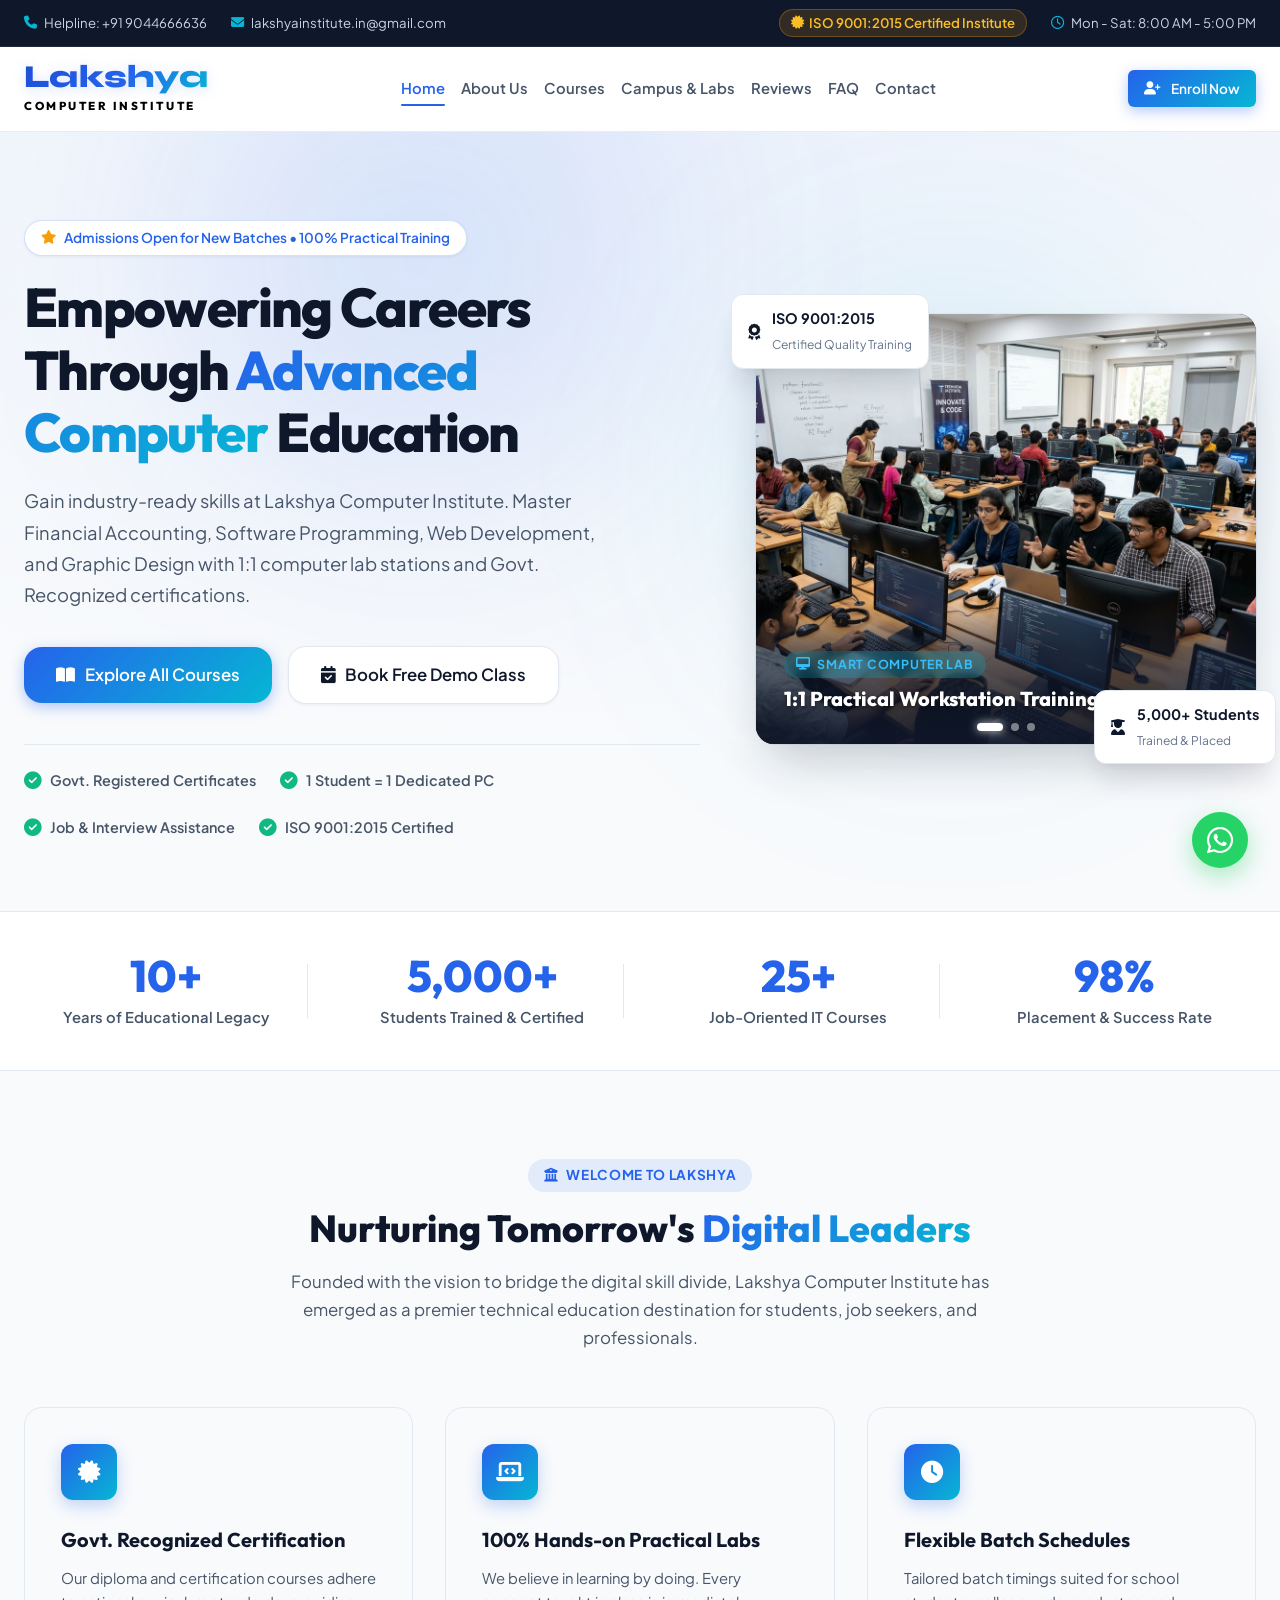
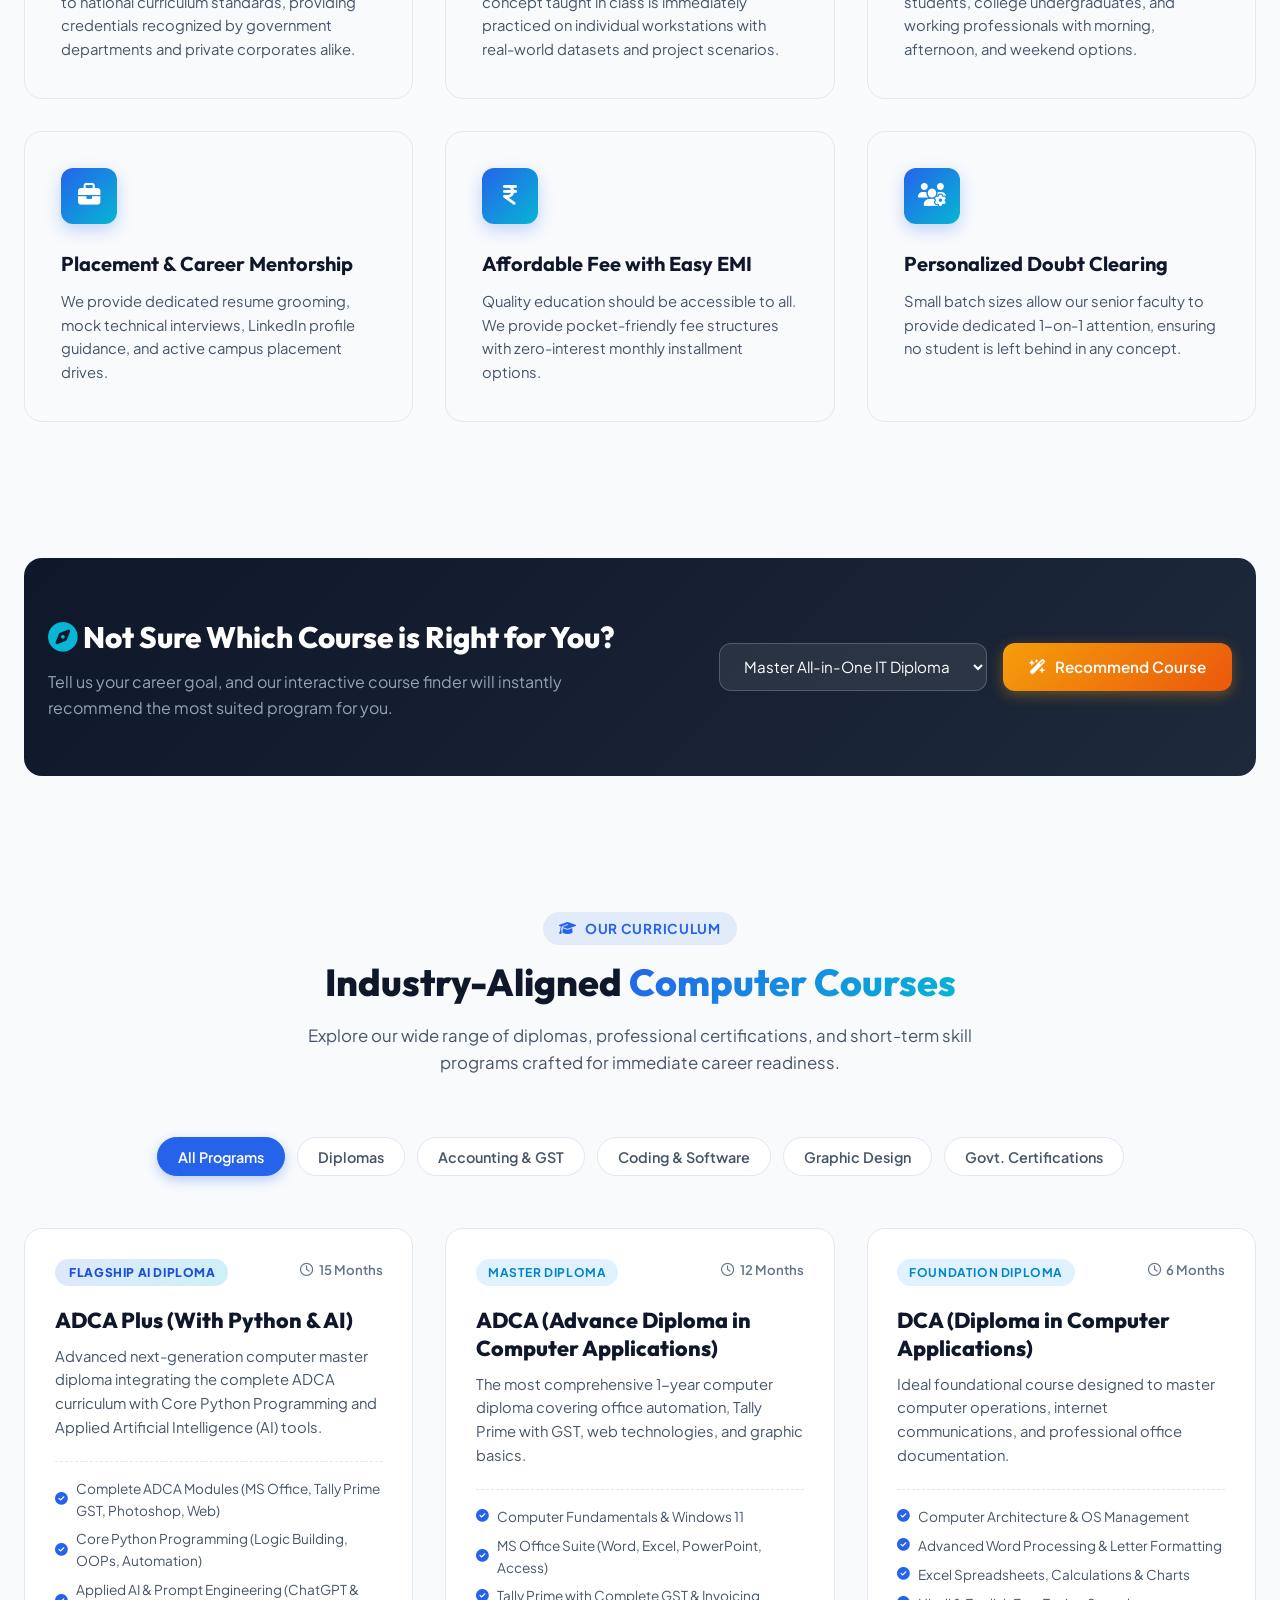
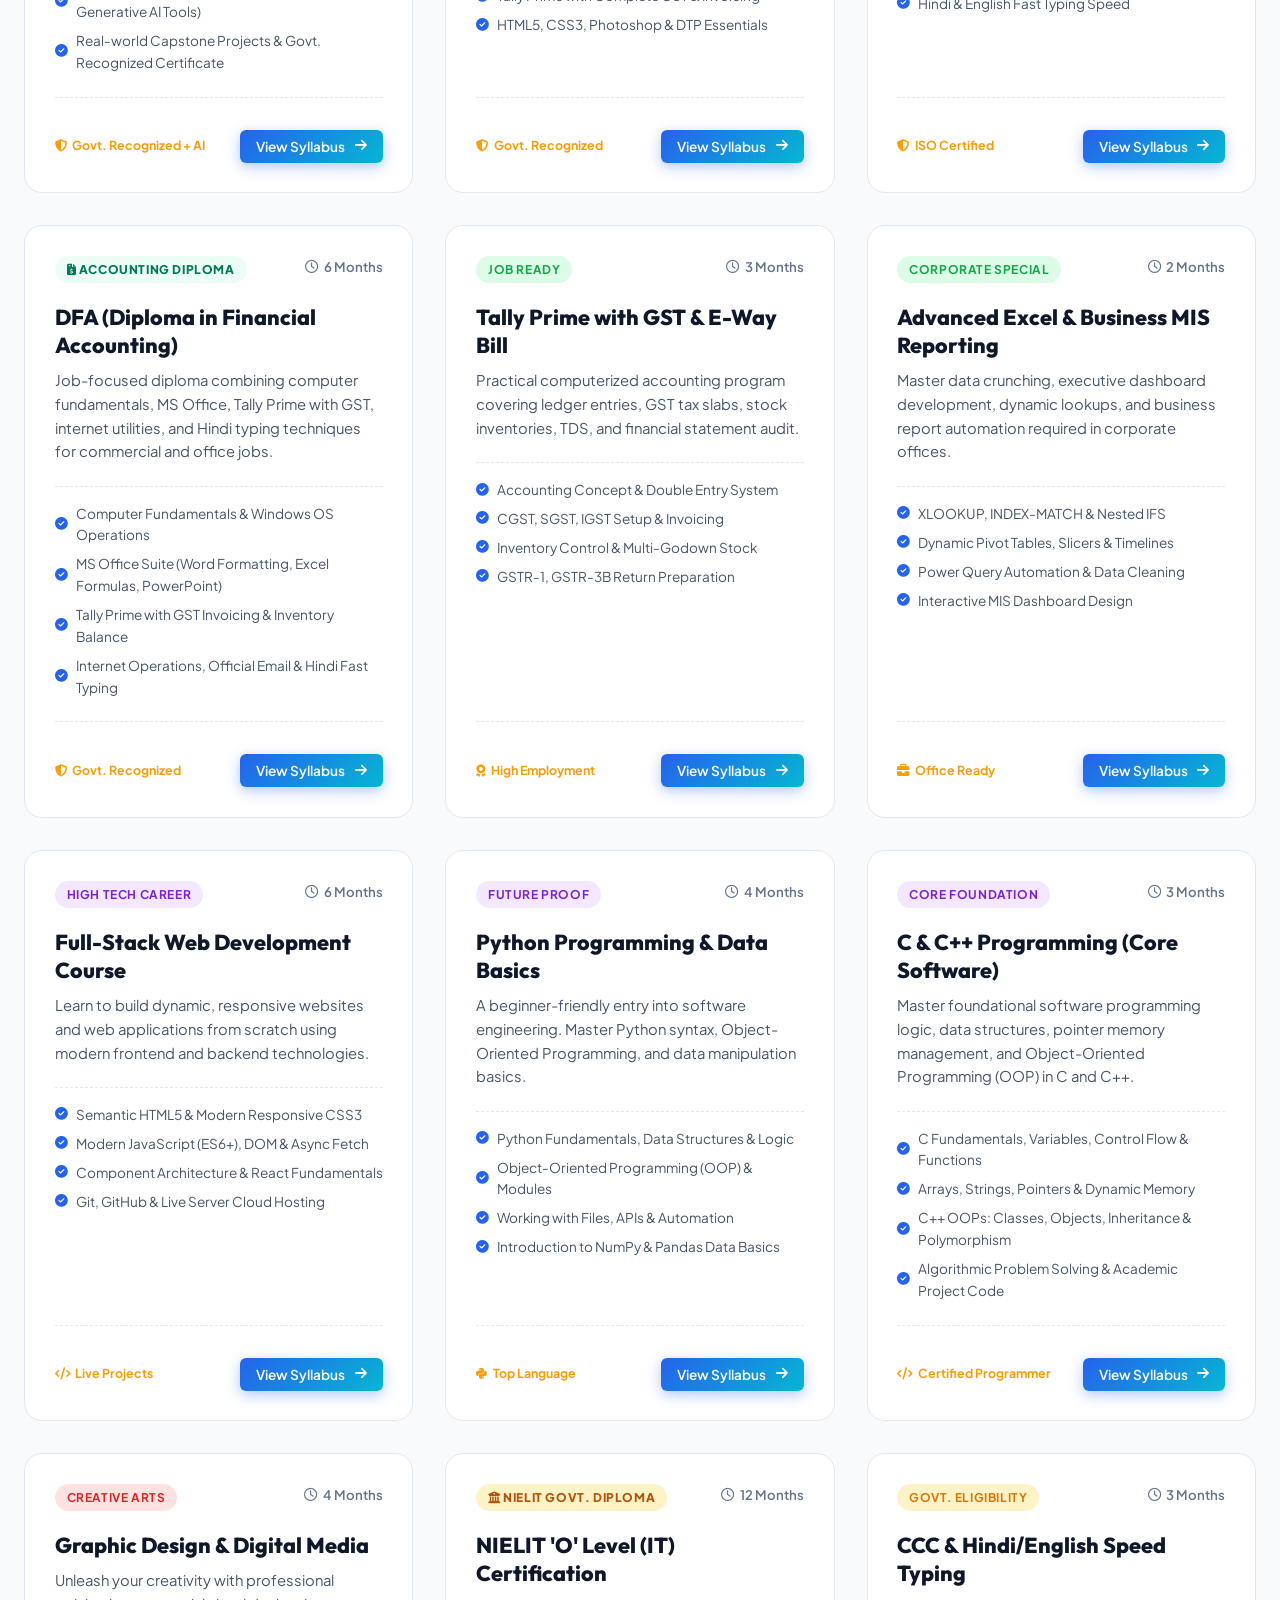
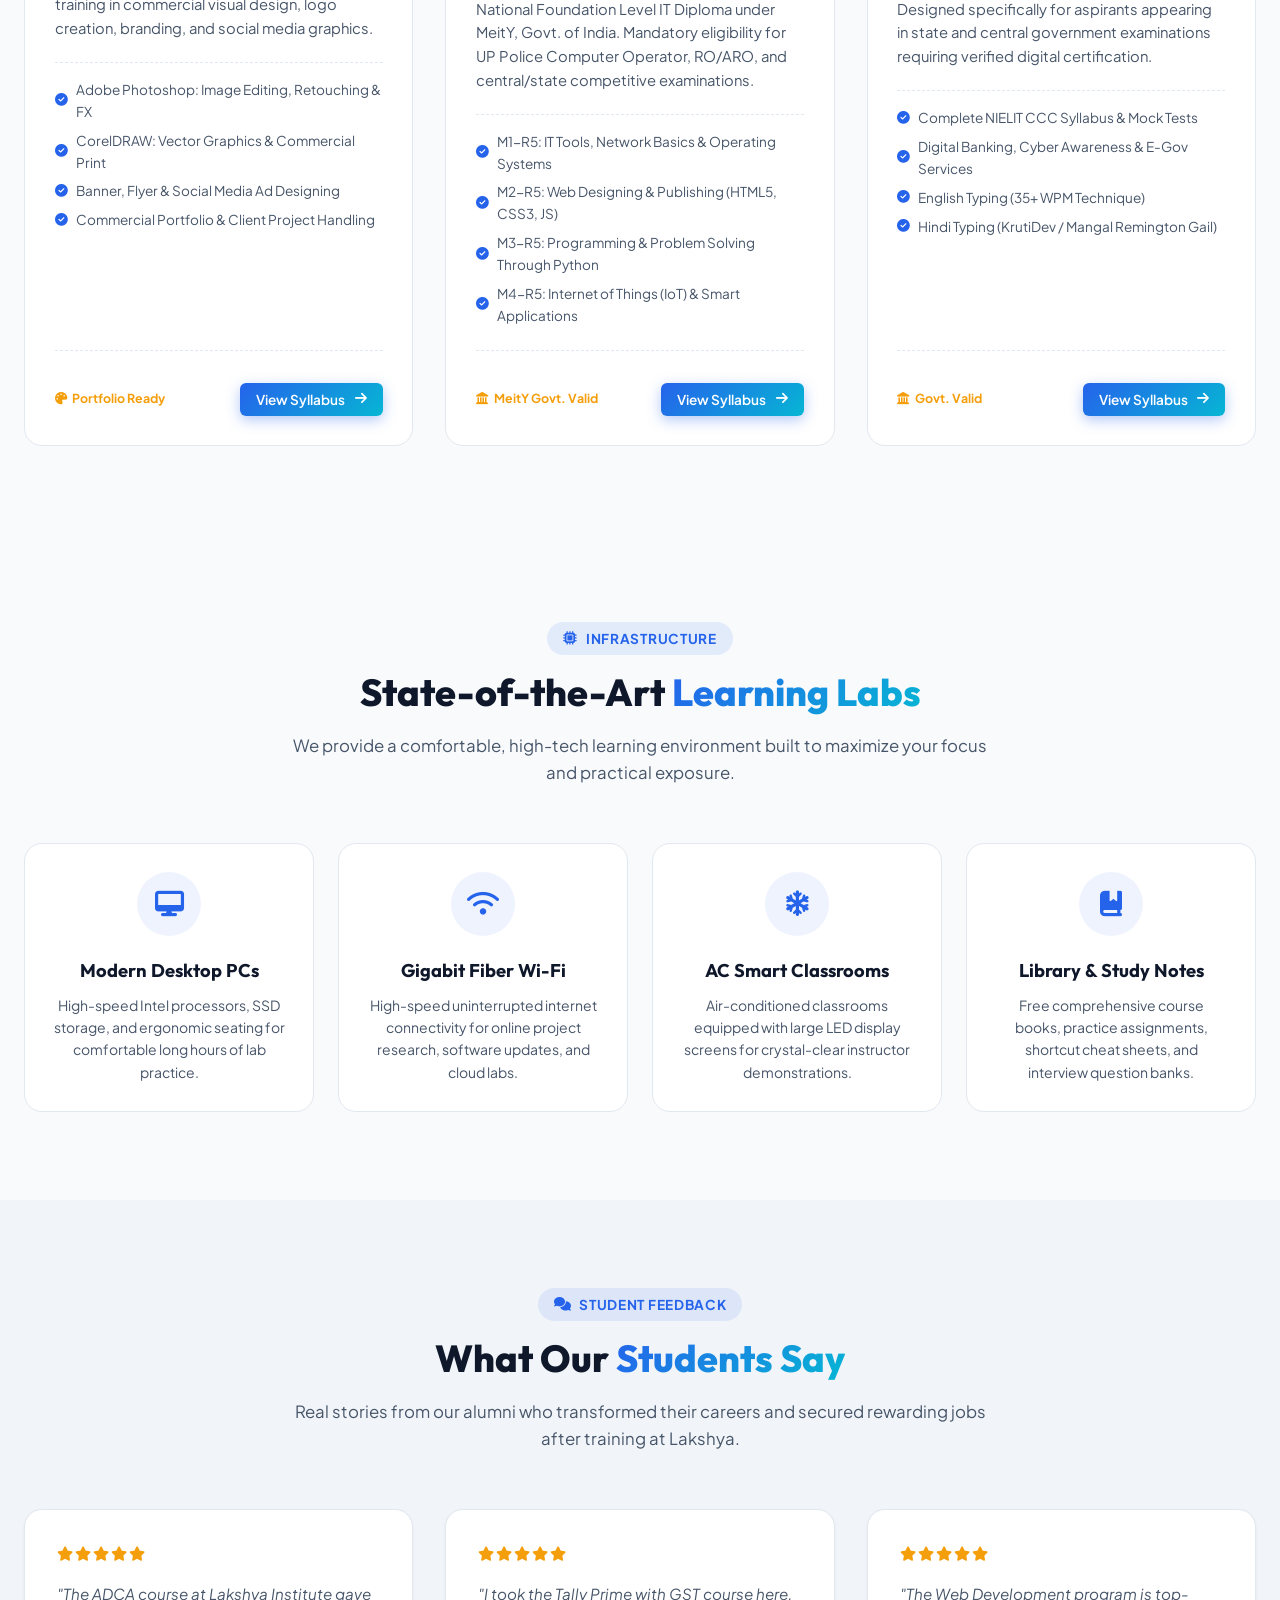
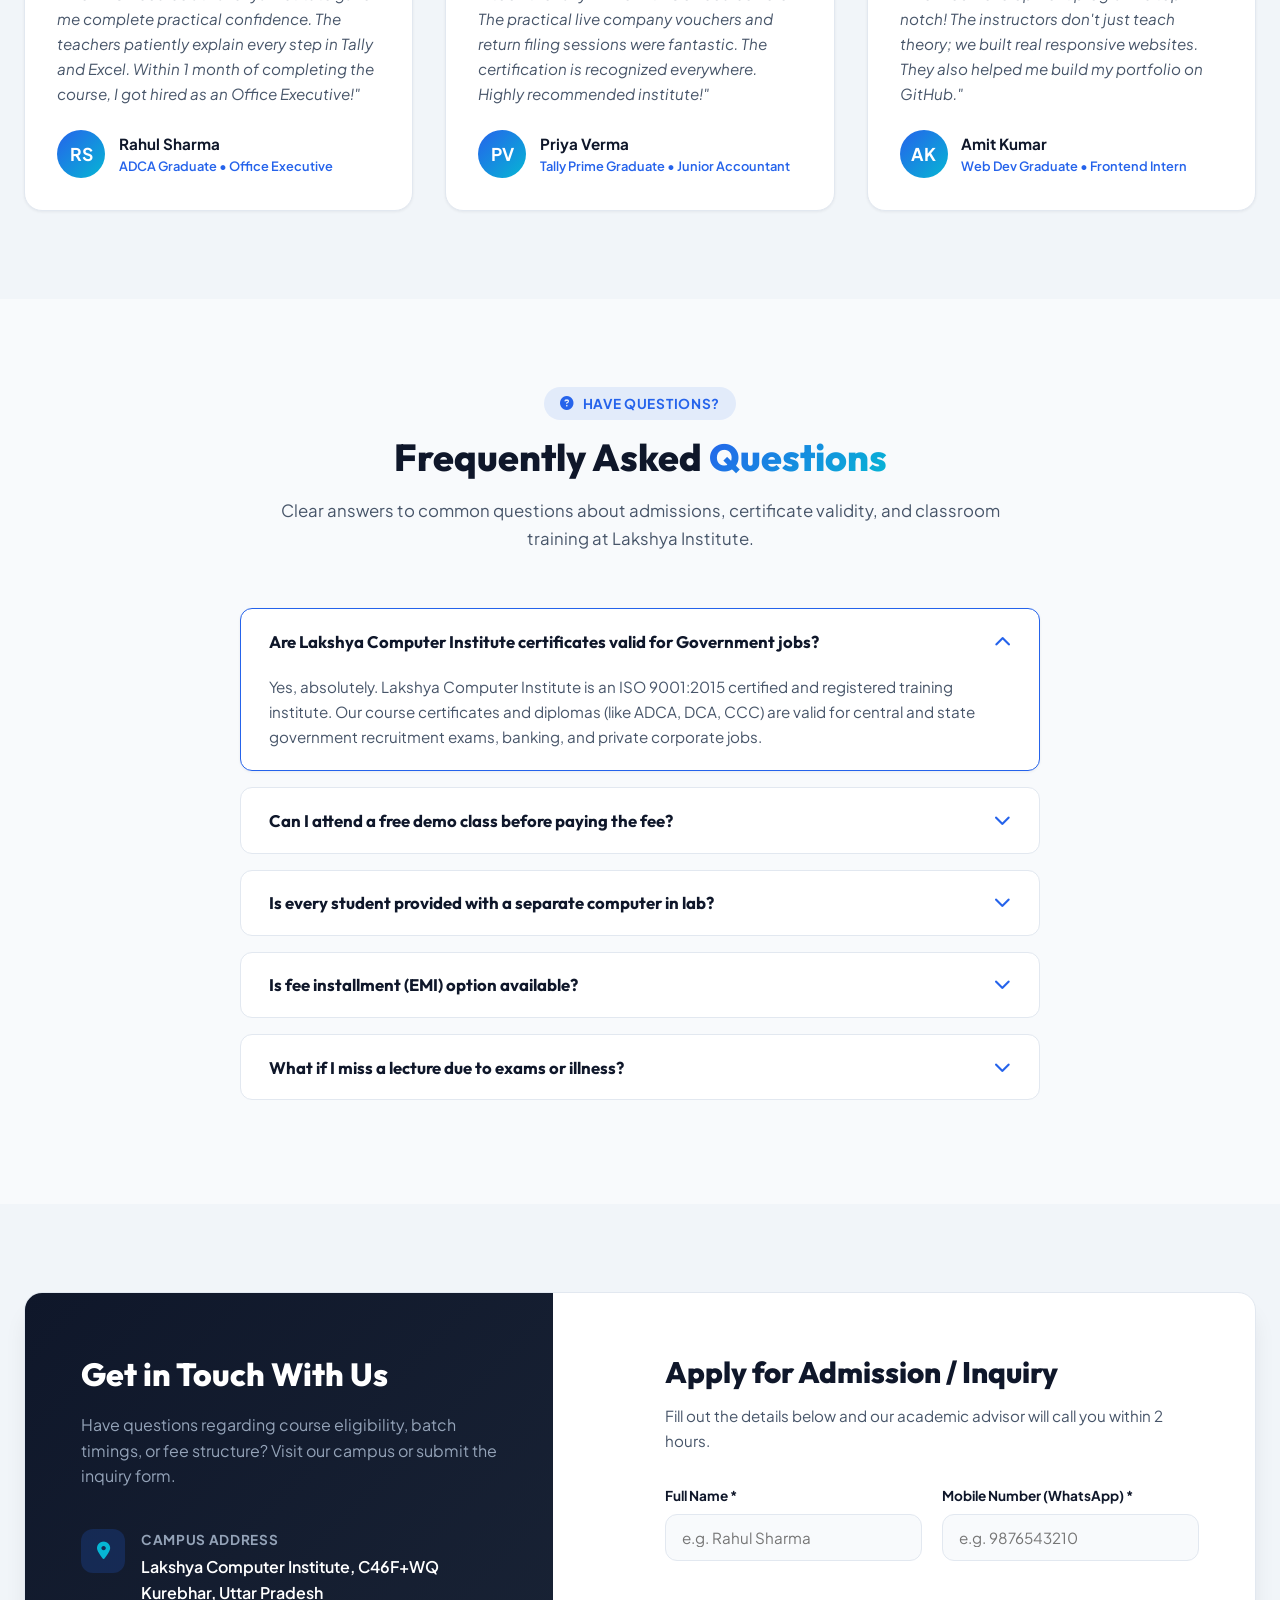
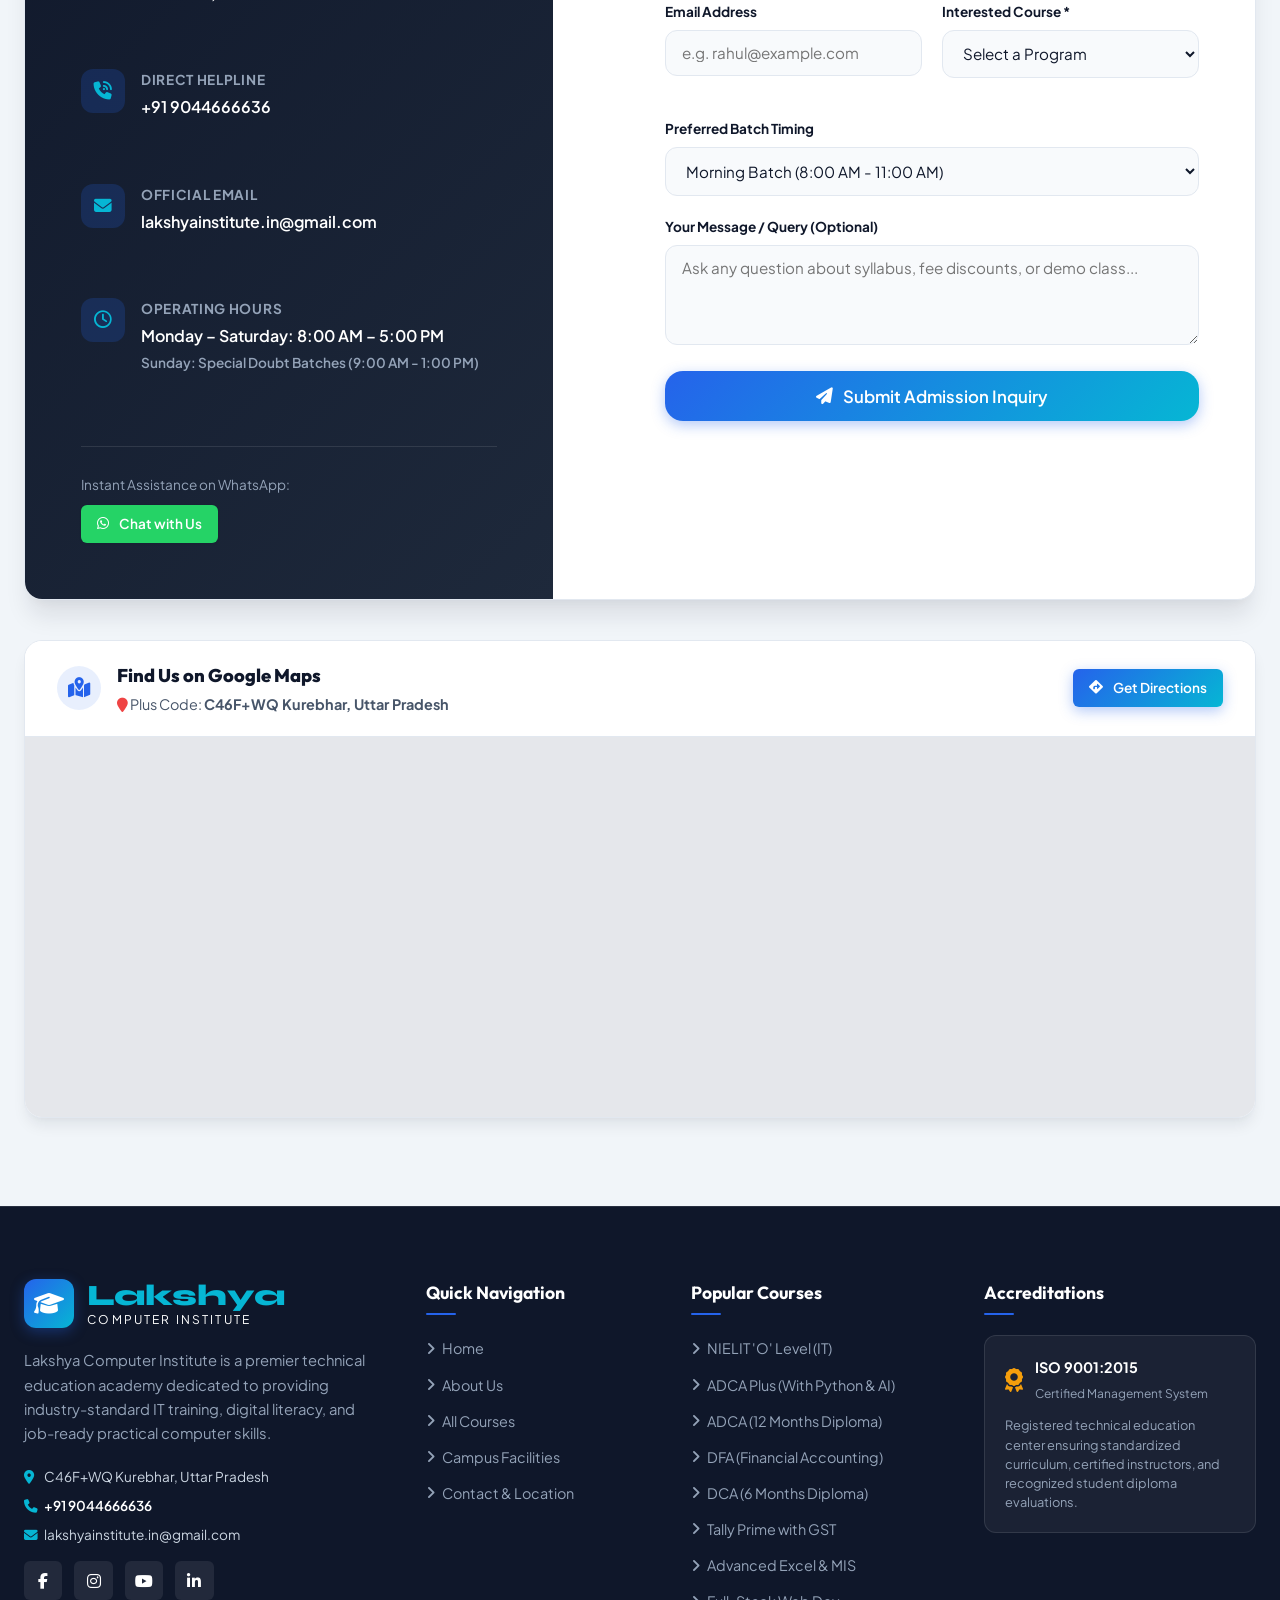
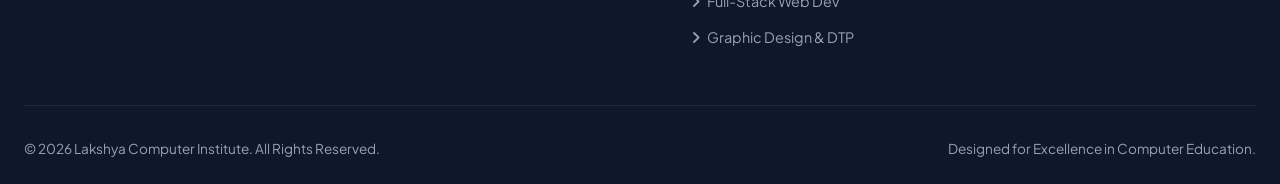
<file: index.html>
<!DOCTYPE html>
<html lang="en">
<head>
  <meta charset="UTF-8">
  <meta name="viewport" content="width=device-width, initial-scale=1.0">
  <title>Lakshya Computer Institute | Premier IT, Accounting & Web Training</title>
  <meta name="description" content="Lakshya Computer Institute offers Govt. Recognized & ISO 9001:2015 certified computer courses including ADCA, DCA, Tally Prime with GST, Full-Stack Web Development, Python, and Graphic Design with 100% practical lab training.">
  <meta name="keywords" content="Lakshya Computer Institute, Computer Course, ADCA, DCA, Tally Prime, GST Accounting, Web Development, Python Training, Graphic Design, CCC, Computer Center">
  <meta name="author" content="Lakshya Computer Institute">

  <!-- Favicon -->
  <link rel="icon" type="image/svg+xml" href="data:image/svg+xml,<svg xmlns='http://www.w3.org/2000/svg' viewBox='0 0 100 100'><rect width='100' height='100' rx='20' fill='%232563eb'/><text x='50%' y='68%' font-size='55' font-family='sans-serif' font-weight='900' fill='white' text-anchor='middle'>L</text></svg>">

  <!-- Google Fonts: Outfit & Plus Jakarta Sans -->
  <link rel="preconnect" href="https://fonts.googleapis.com">
  <link rel="preconnect" href="https://fonts.gstatic.com" crossorigin>
  <link href="https://fonts.googleapis.com/css2?family=Outfit:wght@400;500;600;700;800;900&family=Plus+Jakarta+Sans:wght@400;500;600;700;800&family=Syne:wght@700;800;900&display=swap" rel="stylesheet">

  <!-- FontAwesome 6 CDN -->
  <link rel="stylesheet" href="https://cdnjs.cloudflare.com/ajax/libs/font-awesome/6.5.1/css/all.min.css">

  <!-- Main Stylesheet -->
  <link rel="stylesheet" href="css/style.css">
</head>
<body>

  <!-- ==========================================================================
       1. TOP ANNOUNCEMENT BAR
       ========================================================================== -->
  <div class="top-bar">
    <div class="container top-bar-content">
      <div class="top-bar-left">
        <div class="top-info-item">
          <i class="fa-solid fa-phone"></i>
          <span>Helpline: <a href="tel:+919044666636" style="color: inherit;">+91 9044666636</a></span>
        </div>
        <div class="top-info-item">
          <i class="fa-solid fa-envelope"></i>
          <span><a href="mailto:lakshyainstitute.in@gmail.com" style="color: inherit;">lakshyainstitute.in@gmail.com</a></span>
        </div>
      </div>
      <div class="top-bar-right">
        <div class="top-bar-badge">
          <i class="fa-solid fa-certificate"></i>
          <span>ISO 9001:2015 Certified Institute</span>
        </div>
        <div class="top-info-item">
          <i class="fa-regular fa-clock"></i>
          <span>Mon - Sat: 8:00 AM - 5:00 PM</span>
        </div>
      </div>
    </div>
  </div>

  <!-- ==========================================================================
       2. STICKY NAVBAR
       ========================================================================== -->
  <header class="navbar" id="mainHeader">
    <div class="container nav-container">
      <a href="#home" class="brand-logo" id="logoLink">
        <div class="brand-title"><span class="brand-highlight">Lakshya</span> <span class="brand-dark">Computer Institute</span></div>
      </a>

      <ul class="nav-links" id="navLinks">
        <li><a href="#home" class="nav-link active">Home</a></li>
        <li><a href="#about" class="nav-link">About Us</a></li>
        <li><a href="#courses" class="nav-link">Courses</a></li>
        <li><a href="#facilities" class="nav-link">Campus & Labs</a></li>
        <li><a href="#testimonials" class="nav-link">Reviews</a></li>
        <li><a href="#faq" class="nav-link">FAQ</a></li>
        <li><a href="#contact" class="nav-link">Contact</a></li>
      </ul>

      <div class="nav-actions">
        <a href="#contact" class="btn btn-primary btn-sm" id="navEnrollBtn">
          <i class="fa-solid fa-user-plus"></i>
          <span>Enroll Now</span>
        </a>
        <button class="menu-toggle" id="mobileMenuBtn" aria-label="Toggle Navigation Menu">
          <i class="fa-solid fa-bars"></i>
        </button>
      </div>
    </div>
  </header>

  <main>
    <!-- ==========================================================================
         3. HERO SECTION
         ========================================================================== -->
    <section class="hero" id="home">
      <div class="hero-glow-1"></div>
      <div class="hero-glow-2"></div>
      
      <div class="container hero-grid">
        <div class="hero-content">
          <div class="hero-badge-pill">
            <i class="fa-solid fa-star"></i>
            <span>Admissions Open for New Batches &bull; 100% Practical Training</span>
          </div>
          
          <h1 class="hero-title">
            Empowering Careers Through <span class="gradient-text">Advanced Computer</span> Education
          </h1>
          
          <p class="hero-desc">
            Gain industry-ready skills at Lakshya Computer Institute. Master Financial Accounting, Software Programming, Web Development, and Graphic Design with 1:1 computer lab stations and Govt. Recognized certifications.
          </p>

          <div class="hero-cta-group">
            <a href="#courses" class="btn btn-primary btn-lg" id="heroExploreBtn">
              <i class="fa-solid fa-book-open"></i>
              <span>Explore All Courses</span>
            </a>
            <a href="#contact" class="btn btn-secondary btn-lg" id="heroInquireBtn">
              <i class="fa-solid fa-calendar-check"></i>
              <span>Book Free Demo Class</span>
            </a>
          </div>

          <div class="hero-highlights">
            <div class="hero-highlight-item">
              <i class="fa-solid fa-circle-check"></i>
              <span>Govt. Registered Certificates</span>
            </div>
            <div class="hero-highlight-item">
              <i class="fa-solid fa-circle-check"></i>
              <span>1 Student = 1 Dedicated PC</span>
            </div>
            <div class="hero-highlight-item">
              <i class="fa-solid fa-circle-check"></i>
              <span>Job & Interview Assistance</span>
            </div>
            <div class="hero-highlight-item">
              <i class="fa-solid fa-circle-check"></i>
              <span>ISO 9001:2015 Certified</span>
            </div>
          </div>
        </div>

        <!-- Right Side: Interactive Photo Slider / Institute Showcase -->
        <div class="hero-visual">
          <!-- Floating interactive highlight badges -->
          <div class="floating-badge badge-top-left">
            <div class="mini-feature-icon emerald">
              <i class="fa-solid fa-award"></i>
            </div>
            <div>
              <strong style="font-size: 0.9rem; color: var(--text-dark); display: block;">ISO 9001:2015</strong>
              <span style="font-size: 0.75rem; color: var(--text-muted);">Certified Quality Training</span>
            </div>
          </div>

          <div class="floating-badge badge-bottom-right">
            <div class="mini-feature-icon amber">
              <i class="fa-solid fa-user-graduate"></i>
            </div>
            <div>
              <strong style="font-size: 0.9rem; color: var(--text-dark); display: block;">5,000+ Students</strong>
              <span style="font-size: 0.75rem; color: var(--text-muted);">Trained & Placed</span>
            </div>
          </div>

          <div class="hero-slider-wrapper" id="heroSlider">
            <!-- Slide 1: Modern Computer Lab & Students Coding -->
            <div class="hero-slide active">
              <img src="images/hero-slide-1.jpg" alt="Students practicing in Lakshya Computer Lab" loading="eager">
              <div class="hero-slide-caption">
                <span class="slide-tag"><i class="fa-solid fa-desktop"></i> Smart Computer Lab</span>
                <h4 class="slide-title">1:1 Practical Workstation Training</h4>
              </div>
            </div>

            <!-- Slide 2: Financial Accounting & Tally Prime -->
            <div class="hero-slide">
              <img src="images/hero-slide-2.jpg" alt="Student learning Tally Prime & Accounting at Lakshya Institute" loading="lazy">
              <div class="hero-slide-caption">
                <span class="slide-tag" style="background: rgba(16, 185, 129, 0.2); color: #34d399;"><i class="fa-solid fa-calculator"></i> Tally Prime & GST</span>
                <h4 class="slide-title">Job-Ready Computerized Accounting</h4>
              </div>
            </div>

            <!-- Slide 3: Certificate Award & Career Success -->
            <div class="hero-slide">
              <img src="images/hero-slide-3.jpg" alt="Student receiving diploma certificate at Lakshya Institute" loading="lazy">
              <div class="hero-slide-caption">
                <span class="slide-tag" style="background: rgba(245, 158, 11, 0.2); color: #fbbf24;"><i class="fa-solid fa-certificate"></i> Certified Graduate</span>
                <h4 class="slide-title">Govt. Recognized Diploma & Placement</h4>
              </div>
            </div>

            <!-- Arrow Controls -->
            <button class="slider-arrow prev" id="sliderPrevBtn" aria-label="Previous Slide">
              <i class="fa-solid fa-chevron-left"></i>
            </button>
            <button class="slider-arrow next" id="sliderNextBtn" aria-label="Next Slide">
              <i class="fa-solid fa-chevron-right"></i>
            </button>

            <!-- Navigation Dots -->
            <div class="slider-dots" id="sliderDots">
              <button class="slider-dot active" data-slide="0" aria-label="Go to Slide 1"></button>
              <button class="slider-dot" data-slide="1" aria-label="Go to Slide 2"></button>
              <button class="slider-dot" data-slide="2" aria-label="Go to Slide 3"></button>
            </div>
          </div>
        </div>
      </div>
    </section>

    <!-- ==========================================================================
         4. STATS / METRICS STRIP
         ========================================================================== -->
    <section class="stats-strip">
      <div class="container">
        <div class="stats-grid">
          <div class="stat-item">
            <div class="stat-number" data-target="10" data-suffix="+">10+</div>
            <div class="stat-label">Years of Educational Legacy</div>
          </div>
          <div class="stat-item">
            <div class="stat-number" data-target="5000" data-suffix="+">5,000+</div>
            <div class="stat-label">Students Trained & Certified</div>
          </div>
          <div class="stat-item">
            <div class="stat-number" data-target="25" data-suffix="+">25+</div>
            <div class="stat-label">Job-Oriented IT Courses</div>
          </div>
          <div class="stat-item">
            <div class="stat-number" data-target="98" data-suffix="%">98%</div>
            <div class="stat-label">Placement & Success Rate</div>
          </div>
        </div>
      </div>
    </section>

    <!-- ==========================================================================
         5. ABOUT THE INSTITUTE
         ========================================================================== -->
    <section class="section-padding" id="about">
      <div class="container">
        <div class="section-header">
          <div class="section-tag"><i class="fa-solid fa-building-columns"></i> Welcome to Lakshya</div>
          <h2 class="section-title">Nurturing Tomorrow's <span>Digital Leaders</span></h2>
          <p class="section-desc">
            Founded with the vision to bridge the digital skill divide, Lakshya Computer Institute has emerged as a premier technical education destination for students, job seekers, and professionals.
          </p>
        </div>

        <div class="features-grid">
          <div class="feature-box">
            <div class="feature-icon-wrapper">
              <i class="fa-solid fa-certificate"></i>
            </div>
            <h3>Govt. Recognized Certification</h3>
            <p>Our diploma and certification courses adhere to national curriculum standards, providing credentials recognized by government departments and private corporates alike.</p>
          </div>

          <div class="feature-box">
            <div class="feature-icon-wrapper">
              <i class="fa-solid fa-laptop-code"></i>
            </div>
            <h3>100% Hands-on Practical Labs</h3>
            <p>We believe in learning by doing. Every concept taught in class is immediately practiced on individual workstations with real-world datasets and project scenarios.</p>
          </div>

          <div class="feature-box">
            <div class="feature-icon-wrapper">
              <i class="fa-solid fa-clock"></i>
            </div>
            <h3>Flexible Batch Schedules</h3>
            <p>Tailored batch timings suited for school students, college undergraduates, and working professionals with morning, afternoon, and weekend options.</p>
          </div>

          <div class="feature-box">
            <div class="feature-icon-wrapper">
              <i class="fa-solid fa-briefcase"></i>
            </div>
            <h3>Placement & Career Mentorship</h3>
            <p>We provide dedicated resume grooming, mock technical interviews, LinkedIn profile guidance, and active campus placement drives.</p>
          </div>

          <div class="feature-box">
            <div class="feature-icon-wrapper">
              <i class="fa-solid fa-indian-rupee-sign"></i>
            </div>
            <h3>Affordable Fee with Easy EMI</h3>
            <p>Quality education should be accessible to all. We provide pocket-friendly fee structures with zero-interest monthly installment options.</p>
          </div>

          <div class="feature-box">
            <div class="feature-icon-wrapper">
              <i class="fa-solid fa-users-gear"></i>
            </div>
            <h3>Personalized Doubt Clearing</h3>
            <p>Small batch sizes allow our senior faculty to provide dedicated 1-on-1 attention, ensuring no student is left behind in any concept.</p>
          </div>
        </div>
      </div>
    </section>

    <!-- ==========================================================================
         6. INTERACTIVE COURSE FINDER STRIP
         ========================================================================== -->
    <div class="container">
      <div class="finder-section">
        <div class="container finder-container">
          <div class="finder-text">
            <h3><i class="fa-solid fa-compass" style="color: var(--brand-cyan);"></i> Not Sure Which Course is Right for You?</h3>
            <p>Tell us your career goal, and our interactive course finder will instantly recommend the most suited program for you.</p>
          </div>
          <div class="finder-controls">
            <select class="finder-select" id="finderGoal" aria-label="Select your career goal">
              <option value="diploma">Master All-in-One IT Diploma</option>
              <option value="accounting">Accountant / Tally / GST Job</option>
              <option value="coding">Software & Web Developer</option>
              <option value="design">Graphic Designer & Media</option>
              <option value="govt">Govt. Job Eligibility (CCC)</option>
            </select>
            <button class="btn btn-accent" id="finderSubmitBtn">
              <i class="fa-solid fa-wand-magic-sparkles"></i>
              <span>Recommend Course</span>
            </button>
          </div>
        </div>
      </div>
    </div>

    <!-- ==========================================================================
         7. FEATURED COURSES CATALOG
         ========================================================================== -->
    <section class="section-padding" id="courses">
      <div class="container">
        <div class="section-header">
          <div class="section-tag"><i class="fa-solid fa-graduation-cap"></i> Our Curriculum</div>
          <h2 class="section-title">Industry-Aligned <span>Computer Courses</span></h2>
          <p class="section-desc">
            Explore our wide range of diplomas, professional certifications, and short-term skill programs crafted for immediate career readiness.
          </p>
        </div>

        <!-- Filter Buttons -->
        <div class="course-filters" id="courseFilters">
          <button class="filter-btn active" data-filter="all">All Programs</button>
          <button class="filter-btn" data-filter="diploma">Diplomas</button>
          <button class="filter-btn" data-filter="accounting">Accounting & GST</button>
          <button class="filter-btn" data-filter="coding">Coding & Software</button>
          <button class="filter-btn" data-filter="design">Graphic Design</button>
          <button class="filter-btn" data-filter="cert">Govt. Certifications</button>
        </div>

        <!-- Courses Grid -->
        <div class="courses-grid" id="coursesGrid">
          
          <!-- Course 0: ADCA Plus -->
          <div class="course-card" data-category="diploma">
            <div class="course-top">
              <span class="course-tag tag-diploma" style="background: linear-gradient(135deg, rgba(37, 99, 235, 0.15) 0%, rgba(6, 182, 212, 0.2) 100%); color: #1d4ed8; font-weight: 800;"><i class="fa-solid fa-sparkles"></i> Flagship AI Diploma</span>
              <div class="course-duration"><i class="fa-regular fa-clock"></i> 15 Months</div>
            </div>
            <h3 class="course-title">ADCA Plus (With Python & AI)</h3>
            <p class="course-desc">Advanced next-generation computer master diploma integrating the complete ADCA curriculum with Core Python Programming and Applied Artificial Intelligence (AI) tools.</p>
            <ul class="course-syllabus-list">
              <li><i class="fa-solid fa-circle-check"></i> Complete ADCA Modules (MS Office, Tally Prime GST, Photoshop, Web)</li>
              <li><i class="fa-solid fa-circle-check"></i> Core Python Programming (Logic Building, OOPs, Automation)</li>
              <li><i class="fa-solid fa-circle-check"></i> Applied AI & Prompt Engineering (ChatGPT & Generative AI Tools)</li>
              <li><i class="fa-solid fa-circle-check"></i> Real-world Capstone Projects & Govt. Recognized Certificate</li>
            </ul>
            <div class="course-footer">
              <span class="course-cert-badge"><i class="fa-solid fa-shield-halved"></i> Govt. Recognized + AI</span>
              <button class="btn btn-primary btn-sm view-course-btn" data-course="adcaplus">
                <span>View Syllabus</span>
                <i class="fa-solid fa-arrow-right"></i>
              </button>
            </div>
          </div>

          <!-- Course 1: ADCA -->
          <div class="course-card" data-category="diploma">
            <div class="course-top">
              <span class="course-tag tag-diploma">Master Diploma</span>
              <div class="course-duration"><i class="fa-regular fa-clock"></i> 12 Months</div>
            </div>
            <h3 class="course-title">ADCA (Advance Diploma in Computer Applications)</h3>
            <p class="course-desc">The most comprehensive 1-year computer diploma covering office automation, Tally Prime with GST, web technologies, and graphic basics.</p>
            <ul class="course-syllabus-list">
              <li><i class="fa-solid fa-circle-check"></i> Computer Fundamentals & Windows 11</li>
              <li><i class="fa-solid fa-circle-check"></i> MS Office Suite (Word, Excel, PowerPoint, Access)</li>
              <li><i class="fa-solid fa-circle-check"></i> Tally Prime with Complete GST & Invoicing</li>
              <li><i class="fa-solid fa-circle-check"></i> HTML5, CSS3, Photoshop & DTP Essentials</li>
            </ul>
            <div class="course-footer">
              <span class="course-cert-badge"><i class="fa-solid fa-shield-halved"></i> Govt. Recognized</span>
              <button class="btn btn-primary btn-sm view-course-btn" data-course="adca">
                <span>View Syllabus</span>
                <i class="fa-solid fa-arrow-right"></i>
              </button>
            </div>
          </div>

          <!-- Course 2: DCA -->
          <div class="course-card" data-category="diploma">
            <div class="course-top">
              <span class="course-tag tag-diploma">Foundation Diploma</span>
              <div class="course-duration"><i class="fa-regular fa-clock"></i> 6 Months</div>
            </div>
            <h3 class="course-title">DCA (Diploma in Computer Applications)</h3>
            <p class="course-desc">Ideal foundational course designed to master computer operations, internet communications, and professional office documentation.</p>
            <ul class="course-syllabus-list">
              <li><i class="fa-solid fa-circle-check"></i> Computer Architecture & OS Management</li>
              <li><i class="fa-solid fa-circle-check"></i> Advanced Word Processing & Letter Formatting</li>
              <li><i class="fa-solid fa-circle-check"></i> Excel Spreadsheets, Calculations & Charts</li>
              <li><i class="fa-solid fa-circle-check"></i> Hindi & English Fast Typing Speed</li>
            </ul>
            <div class="course-footer">
              <span class="course-cert-badge"><i class="fa-solid fa-shield-halved"></i> ISO Certified</span>
              <button class="btn btn-primary btn-sm view-course-btn" data-course="dca">
                <span>View Syllabus</span>
                <i class="fa-solid fa-arrow-right"></i>
              </button>
            </div>
          </div>

          <!-- Course 2.5: DFA -->
          <div class="course-card" data-category="accounting">
            <div class="course-top">
              <span class="course-tag tag-accounting" style="background: #ecfdf5; color: #047857; font-weight: 800;"><i class="fa-solid fa-file-invoice-dollar"></i> Accounting Diploma</span>
              <div class="course-duration"><i class="fa-regular fa-clock"></i> 6 Months</div>
            </div>
            <h3 class="course-title">DFA (Diploma in Financial Accounting)</h3>
            <p class="course-desc">Job-focused diploma combining computer fundamentals, MS Office, Tally Prime with GST, internet utilities, and Hindi typing techniques for commercial and office jobs.</p>
            <ul class="course-syllabus-list">
              <li><i class="fa-solid fa-circle-check"></i> Computer Fundamentals & Windows OS Operations</li>
              <li><i class="fa-solid fa-circle-check"></i> MS Office Suite (Word Formatting, Excel Formulas, PowerPoint)</li>
              <li><i class="fa-solid fa-circle-check"></i> Tally Prime with GST Invoicing & Inventory Balance</li>
              <li><i class="fa-solid fa-circle-check"></i> Internet Operations, Official Email & Hindi Fast Typing</li>
            </ul>
            <div class="course-footer">
              <span class="course-cert-badge"><i class="fa-solid fa-shield-halved"></i> Govt. Recognized</span>
              <button class="btn btn-primary btn-sm view-course-btn" data-course="dfa">
                <span>View Syllabus</span>
                <i class="fa-solid fa-arrow-right"></i>
              </button>
            </div>
          </div>

          <!-- Course 3: Tally Prime with GST -->
          <div class="course-card" data-category="accounting">
            <div class="course-top">
              <span class="course-tag tag-accounting">Job Ready</span>
              <div class="course-duration"><i class="fa-regular fa-clock"></i> 3 Months</div>
            </div>
            <h3 class="course-title">Tally Prime with GST & E-Way Bill</h3>
            <p class="course-desc">Practical computerized accounting program covering ledger entries, GST tax slabs, stock inventories, TDS, and financial statement audit.</p>
            <ul class="course-syllabus-list">
              <li><i class="fa-solid fa-circle-check"></i> Accounting Concept & Double Entry System</li>
              <li><i class="fa-solid fa-circle-check"></i> CGST, SGST, IGST Setup & Invoicing</li>
              <li><i class="fa-solid fa-circle-check"></i> Inventory Control & Multi-Godown Stock</li>
              <li><i class="fa-solid fa-circle-check"></i> GSTR-1, GSTR-3B Return Preparation</li>
            </ul>
            <div class="course-footer">
              <span class="course-cert-badge"><i class="fa-solid fa-award"></i> High Employment</span>
              <button class="btn btn-primary btn-sm view-course-btn" data-course="tally">
                <span>View Syllabus</span>
                <i class="fa-solid fa-arrow-right"></i>
              </button>
            </div>
          </div>

          <!-- Course 4: Advanced Excel & MIS -->
          <div class="course-card" data-category="accounting">
            <div class="course-top">
              <span class="course-tag tag-accounting">Corporate Special</span>
              <div class="course-duration"><i class="fa-regular fa-clock"></i> 2 Months</div>
            </div>
            <h3 class="course-title">Advanced Excel & Business MIS Reporting</h3>
            <p class="course-desc">Master data crunching, executive dashboard development, dynamic lookups, and business report automation required in corporate offices.</p>
            <ul class="course-syllabus-list">
              <li><i class="fa-solid fa-circle-check"></i> XLOOKUP, INDEX-MATCH & Nested IFS</li>
              <li><i class="fa-solid fa-circle-check"></i> Dynamic Pivot Tables, Slicers & Timelines</li>
              <li><i class="fa-solid fa-circle-check"></i> Power Query Automation & Data Cleaning</li>
              <li><i class="fa-solid fa-circle-check"></i> Interactive MIS Dashboard Design</li>
            </ul>
            <div class="course-footer">
              <span class="course-cert-badge"><i class="fa-solid fa-briefcase"></i> Office Ready</span>
              <button class="btn btn-primary btn-sm view-course-btn" data-course="excel">
                <span>View Syllabus</span>
                <i class="fa-solid fa-arrow-right"></i>
              </button>
            </div>
          </div>

          <!-- Course 5: Full-Stack Web Development -->
          <div class="course-card" data-category="coding">
            <div class="course-top">
              <span class="course-tag tag-coding">High Tech Career</span>
              <div class="course-duration"><i class="fa-regular fa-clock"></i> 6 Months</div>
            </div>
            <h3 class="course-title">Full-Stack Web Development Course</h3>
            <p class="course-desc">Learn to build dynamic, responsive websites and web applications from scratch using modern frontend and backend technologies.</p>
            <ul class="course-syllabus-list">
              <li><i class="fa-solid fa-circle-check"></i> Semantic HTML5 & Modern Responsive CSS3</li>
              <li><i class="fa-solid fa-circle-check"></i> Modern JavaScript (ES6+), DOM & Async Fetch</li>
              <li><i class="fa-solid fa-circle-check"></i> Component Architecture & React Fundamentals</li>
              <li><i class="fa-solid fa-circle-check"></i> Git, GitHub & Live Server Cloud Hosting</li>
            </ul>
            <div class="course-footer">
              <span class="course-cert-badge"><i class="fa-solid fa-code"></i> Live Projects</span>
              <button class="btn btn-primary btn-sm view-course-btn" data-course="webdev">
                <span>View Syllabus</span>
                <i class="fa-solid fa-arrow-right"></i>
              </button>
            </div>
          </div>

          <!-- Course 6: Python Programming -->
          <div class="course-card" data-category="coding">
            <div class="course-top">
              <span class="course-tag tag-coding">Future Proof</span>
              <div class="course-duration"><i class="fa-regular fa-clock"></i> 4 Months</div>
            </div>
            <h3 class="course-title">Python Programming & Data Basics</h3>
            <p class="course-desc">A beginner-friendly entry into software engineering. Master Python syntax, Object-Oriented Programming, and data manipulation basics.</p>
            <ul class="course-syllabus-list">
              <li><i class="fa-solid fa-circle-check"></i> Python Fundamentals, Data Structures & Logic</li>
              <li><i class="fa-solid fa-circle-check"></i> Object-Oriented Programming (OOP) & Modules</li>
              <li><i class="fa-solid fa-circle-check"></i> Working with Files, APIs & Automation</li>
              <li><i class="fa-solid fa-circle-check"></i> Introduction to NumPy & Pandas Data Basics</li>
            </ul>
            <div class="course-footer">
              <span class="course-cert-badge"><i class="fa-brands fa-python"></i> Top Language</span>
              <button class="btn btn-primary btn-sm view-course-btn" data-course="python">
                <span>View Syllabus</span>
                <i class="fa-solid fa-arrow-right"></i>
              </button>
            </div>
          </div>

          <!-- Course 6.5: C & C++ Programming -->
          <div class="course-card" data-category="coding">
            <div class="course-top">
              <span class="course-tag tag-coding">Core Foundation</span>
              <div class="course-duration"><i class="fa-regular fa-clock"></i> 3 Months</div>
            </div>
            <h3 class="course-title">C & C++ Programming (Core Software)</h3>
            <p class="course-desc">Master foundational software programming logic, data structures, pointer memory management, and Object-Oriented Programming (OOP) in C and C++.</p>
            <ul class="course-syllabus-list">
              <li><i class="fa-solid fa-circle-check"></i> C Fundamentals, Variables, Control Flow & Functions</li>
              <li><i class="fa-solid fa-circle-check"></i> Arrays, Strings, Pointers & Dynamic Memory</li>
              <li><i class="fa-solid fa-circle-check"></i> C++ OOPs: Classes, Objects, Inheritance & Polymorphism</li>
              <li><i class="fa-solid fa-circle-check"></i> Algorithmic Problem Solving & Academic Project Code</li>
            </ul>
            <div class="course-footer">
              <span class="course-cert-badge"><i class="fa-solid fa-code"></i> Certified Programmer</span>
              <button class="btn btn-primary btn-sm view-course-btn" data-course="cpp">
                <span>View Syllabus</span>
                <i class="fa-solid fa-arrow-right"></i>
              </button>
            </div>
          </div>

          <!-- Course 7: Graphic Design & Multimedia -->
          <div class="course-card" data-category="design">
            <div class="course-top">
              <span class="course-tag tag-design">Creative Arts</span>
              <div class="course-duration"><i class="fa-regular fa-clock"></i> 4 Months</div>
            </div>
            <h3 class="course-title">Graphic Design & Digital Media</h3>
            <p class="course-desc">Unleash your creativity with professional training in commercial visual design, logo creation, branding, and social media graphics.</p>
            <ul class="course-syllabus-list">
              <li><i class="fa-solid fa-circle-check"></i> Adobe Photoshop: Image Editing, Retouching & FX</li>
              <li><i class="fa-solid fa-circle-check"></i> CorelDRAW: Vector Graphics & Commercial Print</li>
              <li><i class="fa-solid fa-circle-check"></i> Banner, Flyer & Social Media Ad Designing</li>
              <li><i class="fa-solid fa-circle-check"></i> Commercial Portfolio & Client Project Handling</li>
            </ul>
            <div class="course-footer">
              <span class="course-cert-badge"><i class="fa-solid fa-palette"></i> Portfolio Ready</span>
              <button class="btn btn-primary btn-sm view-course-btn" data-course="graphic">
                <span>View Syllabus</span>
                <i class="fa-solid fa-arrow-right"></i>
              </button>
            </div>
          </div>

          <!-- Course 7.5: NIELIT O Level -->
          <div class="course-card" data-category="cert">
            <div class="course-top">
              <span class="course-tag tag-cert" style="background: #fef3c7; color: #b45309; font-weight: 800;"><i class="fa-solid fa-building-columns"></i> NIELIT Govt. Diploma</span>
              <div class="course-duration"><i class="fa-regular fa-clock"></i> 12 Months</div>
            </div>
            <h3 class="course-title">NIELIT 'O' Level (IT) Certification</h3>
            <p class="course-desc">National Foundation Level IT Diploma under MeitY, Govt. of India. Mandatory eligibility for UP Police Computer Operator, RO/ARO, and central/state competitive examinations.</p>
            <ul class="course-syllabus-list">
              <li><i class="fa-solid fa-circle-check"></i> M1-R5: IT Tools, Network Basics & Operating Systems</li>
              <li><i class="fa-solid fa-circle-check"></i> M2-R5: Web Designing & Publishing (HTML5, CSS3, JS)</li>
              <li><i class="fa-solid fa-circle-check"></i> M3-R5: Programming & Problem Solving Through Python</li>
              <li><i class="fa-solid fa-circle-check"></i> M4-R5: Internet of Things (IoT) & Smart Applications</li>
            </ul>
            <div class="course-footer">
              <span class="course-cert-badge"><i class="fa-solid fa-landmark"></i> MeitY Govt. Valid</span>
              <button class="btn btn-primary btn-sm view-course-btn" data-course="olevel">
                <span>View Syllabus</span>
                <i class="fa-solid fa-arrow-right"></i>
              </button>
            </div>
          </div>

          <!-- Course 8: CCC & Typing -->
          <div class="course-card" data-category="cert">
            <div class="course-top">
              <span class="course-tag tag-cert">Govt. Eligibility</span>
              <div class="course-duration"><i class="fa-regular fa-clock"></i> 3 Months</div>
            </div>
            <h3 class="course-title">CCC & Hindi/English Speed Typing</h3>
            <p class="course-desc">Designed specifically for aspirants appearing in state and central government examinations requiring verified digital certification.</p>
            <ul class="course-syllabus-list">
              <li><i class="fa-solid fa-circle-check"></i> Complete NIELIT CCC Syllabus & Mock Tests</li>
              <li><i class="fa-solid fa-circle-check"></i> Digital Banking, Cyber Awareness & E-Gov Services</li>
              <li><i class="fa-solid fa-circle-check"></i> English Typing (35+ WPM Technique)</li>
              <li><i class="fa-solid fa-circle-check"></i> Hindi Typing (KrutiDev / Mangal Remington Gail)</li>
            </ul>
            <div class="course-footer">
              <span class="course-cert-badge"><i class="fa-solid fa-landmark"></i> Govt. Valid</span>
              <button class="btn btn-primary btn-sm view-course-btn" data-course="ccc">
                <span>View Syllabus</span>
                <i class="fa-solid fa-arrow-right"></i>
              </button>
            </div>
          </div>

        </div>
      </div>
    </section>


    <!-- ==========================================================================
         9. CAMPUS & COMPUTER LAB INFRASTRUCTURE
         ========================================================================== -->
    <section class="section-padding" id="facilities">
      <div class="container">
        <div class="section-header">
          <div class="section-tag"><i class="fa-solid fa-microchip"></i> Infrastructure</div>
          <h2 class="section-title">State-of-the-Art <span>Learning Labs</span></h2>
          <p class="section-desc">
            We provide a comfortable, high-tech learning environment built to maximize your focus and practical exposure.
          </p>
        </div>

        <div class="lab-facilities-grid">
          <div class="facility-card">
            <div class="facility-icon-circle">
              <i class="fa-solid fa-desktop"></i>
            </div>
            <h4>Modern Desktop PCs</h4>
            <p>High-speed Intel processors, SSD storage, and ergonomic seating for comfortable long hours of lab practice.</p>
          </div>

          <div class="facility-card">
            <div class="facility-icon-circle">
              <i class="fa-solid fa-wifi"></i>
            </div>
            <h4>Gigabit Fiber Wi-Fi</h4>
            <p>High-speed uninterrupted internet connectivity for online project research, software updates, and cloud labs.</p>
          </div>

          <div class="facility-card">
            <div class="facility-icon-circle">
              <i class="fa-solid fa-snowflake"></i>
            </div>
            <h4>AC Smart Classrooms</h4>
            <p>Air-conditioned classrooms equipped with large LED display screens for crystal-clear instructor demonstrations.</p>
          </div>

          <div class="facility-card">
            <div class="facility-icon-circle">
              <i class="fa-solid fa-book-bookmark"></i>
            </div>
            <h4>Library & Study Notes</h4>
            <p>Free comprehensive course books, practice assignments, shortcut cheat sheets, and interview question banks.</p>
          </div>
        </div>
      </div>
    </section>

    <!-- ==========================================================================
         10. TESTIMONIALS & REVIEWS
         ========================================================================== -->
    <section class="section-padding testimonials-section" id="testimonials">
      <div class="container">
        <div class="section-header">
          <div class="section-tag"><i class="fa-solid fa-comments"></i> Student Feedback</div>
          <h2 class="section-title">What Our <span>Students Say</span></h2>
          <p class="section-desc">
            Real stories from our alumni who transformed their careers and secured rewarding jobs after training at Lakshya.
          </p>
        </div>

        <div class="testimonials-grid">
          
          <div class="testimonial-card">
            <div class="testimonial-stars">
              <i class="fa-solid fa-star"></i>
              <i class="fa-solid fa-star"></i>
              <i class="fa-solid fa-star"></i>
              <i class="fa-solid fa-star"></i>
              <i class="fa-solid fa-star"></i>
            </div>
            <p class="testimonial-text">
              "The ADCA course at Lakshya Institute gave me complete practical confidence. The teachers patiently explain every step in Tally and Excel. Within 1 month of completing the course, I got hired as an Office Executive!"
            </p>
            <div class="testimonial-author">
              <div class="author-avatar">RS</div>
              <div class="author-info">
                <h4>Rahul Sharma</h4>
                <p>ADCA Graduate &bull; Office Executive</p>
              </div>
            </div>
          </div>

          <div class="testimonial-card">
            <div class="testimonial-stars">
              <i class="fa-solid fa-star"></i>
              <i class="fa-solid fa-star"></i>
              <i class="fa-solid fa-star"></i>
              <i class="fa-solid fa-star"></i>
              <i class="fa-solid fa-star"></i>
            </div>
            <p class="testimonial-text">
              "I took the Tally Prime with GST course here. The practical live company vouchers and return filing sessions were fantastic. The certification is recognized everywhere. Highly recommended institute!"
            </p>
            <div class="testimonial-author">
              <div class="author-avatar">PV</div>
              <div class="author-info">
                <h4>Priya Verma</h4>
                <p>Tally Prime Graduate &bull; Junior Accountant</p>
              </div>
            </div>
          </div>

          <div class="testimonial-card">
            <div class="testimonial-stars">
              <i class="fa-solid fa-star"></i>
              <i class="fa-solid fa-star"></i>
              <i class="fa-solid fa-star"></i>
              <i class="fa-solid fa-star"></i>
              <i class="fa-solid fa-star"></i>
            </div>
            <p class="testimonial-text">
              "The Web Development program is top-notch! The instructors don't just teach theory; we built real responsive websites. They also helped me build my portfolio on GitHub."
            </p>
            <div class="testimonial-author">
              <div class="author-avatar">AK</div>
              <div class="author-info">
                <h4>Amit Kumar</h4>
                <p>Web Dev Graduate &bull; Frontend Intern</p>
              </div>
            </div>
          </div>

        </div>
      </div>
    </section>

    <!-- ==========================================================================
         11. FREQUENTLY ASKED QUESTIONS (FAQ)
         ========================================================================== -->
    <section class="section-padding" id="faq">
      <div class="container">
        <div class="section-header">
          <div class="section-tag"><i class="fa-solid fa-circle-question"></i> Have Questions?</div>
          <h2 class="section-title">Frequently Asked <span>Questions</span></h2>
          <p class="section-desc">
            Clear answers to common questions about admissions, certificate validity, and classroom training at Lakshya Institute.
          </p>
        </div>

        <div class="faq-container">
          
          <div class="faq-item active">
            <button class="faq-question">
              <span>Are Lakshya Computer Institute certificates valid for Government jobs?</span>
              <i class="fa-solid fa-chevron-down"></i>
            </button>
            <div class="faq-answer" style="max-height: 150px;">
              <p>Yes, absolutely. Lakshya Computer Institute is an ISO 9001:2015 certified and registered training institute. Our course certificates and diplomas (like ADCA, DCA, CCC) are valid for central and state government recruitment exams, banking, and private corporate jobs.</p>
            </div>
          </div>

          <div class="faq-item">
            <button class="faq-question">
              <span>Can I attend a free demo class before paying the fee?</span>
              <i class="fa-solid fa-chevron-down"></i>
            </button>
            <div class="faq-answer">
              <p>Yes, we welcome all prospective students to attend 2 days of free demo classes in any course of their choice to experience our lab infrastructure and teaching methodology firsthand.</p>
            </div>
          </div>

          <div class="faq-item">
            <button class="faq-question">
              <span>Is every student provided with a separate computer in lab?</span>
              <i class="fa-solid fa-chevron-down"></i>
            </button>
            <div class="faq-answer">
              <p>Yes! We have a strict 1 Student = 1 Dedicated Workstation policy. You will never have to share your computer screen with another student during your scheduled practical lab hours.</p>
            </div>
          </div>

          <div class="faq-item">
            <button class="faq-question">
              <span>Is fee installment (EMI) option available?</span>
              <i class="fa-solid fa-chevron-down"></i>
            </button>
            <div class="faq-answer">
              <p>Yes, we provide flexible monthly installment options with zero interest to make technical education convenient for every family.</p>
            </div>
          </div>

          <div class="faq-item">
            <button class="faq-question">
              <span>What if I miss a lecture due to exams or illness?</span>
              <i class="fa-solid fa-chevron-down"></i>
            </button>
            <div class="faq-answer">
              <p>Don't worry! We provide backup and recovery sessions for missed topics during weekends or scheduled revision hours with faculty assistance.</p>
            </div>
          </div>

        </div>
      </div>
    </section>

    <!-- ==========================================================================
         12. CONTACT & ADMISSION INQUIRY SECTION
         ========================================================================== -->
    <section class="section-padding" id="contact" style="background: var(--bg-card-alt);">
      <div class="container">
        <div class="contact-grid">
          
          <!-- Contact Info Panel -->
          <div class="contact-info-panel">
            <div>
              <h3>Get in Touch With Us</h3>
              <p>Have questions regarding course eligibility, batch timings, or fee structure? Visit our campus or submit the inquiry form.</p>

              <div class="contact-cards-stack">
                <div class="contact-card-item">
                  <div class="contact-icon-box">
                    <i class="fa-solid fa-location-dot"></i>
                  </div>
                  <div class="contact-detail-text">
                    <h4>Campus Address</h4>
                    <p>Lakshya Computer Institute, C46F+WQ Kurebhar, Uttar Pradesh</p>
                  </div>
                </div>

                <div class="contact-card-item">
                  <div class="contact-icon-box">
                    <i class="fa-solid fa-phone-volume"></i>
                  </div>
                  <div class="contact-detail-text">
                    <h4>Direct Helpline</h4>
                    <p><a href="tel:+919044666636">+91 9044666636</a></p>
                  </div>
                </div>

                <div class="contact-card-item">
                  <div class="contact-icon-box">
                    <i class="fa-solid fa-envelope"></i>
                  </div>
                  <div class="contact-detail-text">
                    <h4>Official Email</h4>
                    <p><a href="mailto:lakshyainstitute.in@gmail.com">lakshyainstitute.in@gmail.com</a></p>
                  </div>
                </div>

                <div class="contact-card-item">
                  <div class="contact-icon-box">
                    <i class="fa-regular fa-clock"></i>
                  </div>
                  <div class="contact-detail-text">
                    <h4>Operating Hours</h4>
                    <p>Monday – Saturday: 8:00 AM – 5:00 PM<br><span style="font-size: 0.85rem; color: #94a3b8;">Sunday: Special Doubt Batches (9:00 AM - 1:00 PM)</span></p>
                  </div>
                </div>
              </div>
            </div>

            <div style="margin-top: 2rem; padding-top: 1.5rem; border-top: 1px solid rgba(255, 255, 255, 0.1);">
              <span style="font-size: 0.85rem; color: #94a3b8;">Instant Assistance on WhatsApp:</span>
              <div style="margin-top: 0.5rem;">
                <a href="https://wa.me/919044666636?text=Hello%20Lakshya%20Computer%20Institute,%20I%20am%20interested%20in%20admission" target="_blank" rel="noopener noreferrer" class="btn btn-secondary btn-sm" style="background: #25d366; color: white; border: none;">
                  <i class="fa-brands fa-whatsapp"></i> Chat with Us
                </a>
              </div>
            </div>
          </div>

          <!-- Contact Form Panel -->
          <div class="contact-form-panel">
            <h3>Apply for Admission / Inquiry</h3>
            <p>Fill out the details below and our academic advisor will call you within 2 hours.</p>

            <form id="admissionForm">
              <div class="form-row">
                <div class="form-group">
                  <label for="inquiryName" class="form-label">Full Name *</label>
                  <input type="text" id="inquiryName" class="form-input" placeholder="e.g. Rahul Sharma" required>
                </div>
                <div class="form-group">
                  <label for="inquiryPhone" class="form-label">Mobile Number (WhatsApp) *</label>
                  <input type="tel" id="inquiryPhone" class="form-input" placeholder="e.g. 9876543210" required>
                </div>
              </div>

              <div class="form-row">
                <div class="form-group">
                  <label for="inquiryEmail" class="form-label">Email Address</label>
                  <input type="email" id="inquiryEmail" class="form-input" placeholder="e.g. rahul@example.com">
                </div>
                <div class="form-group">
                  <label for="inquiryCourse" class="form-label">Interested Course *</label>
                  <select id="inquiryCourse" class="form-select" required>
                    <option value="">Select a Program</option>
                    <option value="NIELIT 'O' Level (IT) Certification">NIELIT 'O' Level (12 Months - Govt. Recognized)</option>
                    <option value="ADCA Plus (Advance Diploma in Computer Applications Plus)">ADCA Plus (15 Months - With Python & AI)</option>
                    <option value="ADCA (Advance Diploma in Computer Applications)">ADCA (12 Months)</option>
                    <option value="DCA (Diploma in Computer Applications)">DCA (6 Months)</option>
                    <option value="DFA (Diploma in Financial Accounting)">DFA (6 Months - Tally, Office, Hindi Typing)</option>
                    <option value="Tally Prime with GST & E-Filing">Tally Prime with GST (3 Months)</option>
                    <option value="Advanced Excel & MIS Reporting">Advanced Excel & MIS (2 Months)</option>
                    <option value="Full-Stack Web Development">Full-Stack Web Development (6 Months)</option>
                    <option value="Python Programming & Data Basics">Python Programming (4 Months)</option>
                    <option value="Graphic Design & Digital Media">Graphic Design (4 Months)</option>
                    <option value="CCC & Speed Typing">CCC & Speed Typing (3 Months)</option>
                  </select>
                </div>
              </div>

              <div class="form-group">
                <label for="inquiryBatch" class="form-label">Preferred Batch Timing</label>
                <select id="inquiryBatch" class="form-select">
                  <option value="Morning (8:00 AM - 11:00 AM)">Morning Batch (8:00 AM - 11:00 AM)</option>
                  <option value="Mid-Day (11:00 AM - 2:00 PM)">Mid-Day Batch (11:00 AM - 2:00 PM)</option>
                  <option value="Afternoon (2:00 PM - 5:00 PM)">Afternoon Batch (2:00 PM - 5:00 PM)</option>
                  <option value="Weekend Special">Weekend Special (Working Professionals)</option>
                </select>
              </div>

              <div class="form-group">
                <label for="inquiryMsg" class="form-label">Your Message / Query (Optional)</label>
                <textarea id="inquiryMsg" class="form-textarea" placeholder="Ask any question about syllabus, fee discounts, or demo class..."></textarea>
              </div>

              <button type="submit" class="btn btn-primary btn-lg" style="width: 100%;">
                <i class="fa-solid fa-paper-plane"></i>
                <span>Submit Admission Inquiry</span>
              </button>
            </form>
          </div>

        </div>

        <!-- Google Maps Location Showcase -->
        <div class="map-container-card" style="margin-top: 2.5rem; background: #ffffff; border: 1px solid var(--border-light); border-radius: var(--radius-lg); overflow: hidden; box-shadow: var(--shadow-lg);">
          <div style="padding: 1.25rem 2rem; background: #ffffff; display: flex; align-items: center; justify-content: space-between; flex-wrap: wrap; gap: 1rem; border-bottom: 1px solid var(--border-light);">
            <div style="display: flex; align-items: center; gap: 1rem;">
              <div style="width: 2.75rem; height: 2.75rem; border-radius: 50%; background: rgba(37, 99, 235, 0.1); color: var(--brand-blue); display: flex; align-items: center; justify-content: center; font-size: 1.25rem; flex-shrink: 0;">
                <i class="fa-solid fa-map-location-dot"></i>
              </div>
              <div>
                <h4 style="font-family: var(--font-heading); font-size: 1.15rem; font-weight: 800; color: var(--text-dark); margin-bottom: 0.15rem;">Find Us on Google Maps</h4>
                <p style="font-size: 0.9rem; color: var(--text-secondary);"><i class="fa-solid fa-location-pin" style="color: #ef4444;"></i> Plus Code: <strong>C46F+WQ Kurebhar, Uttar Pradesh</strong></p>
              </div>
            </div>
            <a href="https://www.google.com/maps/search/?api=1&query=C46F%2BWQ+Kurebhar,+Uttar+Pradesh" target="_blank" rel="noopener noreferrer" class="btn btn-primary btn-sm">
              <i class="fa-solid fa-diamond-turn-right"></i>
              <span>Get Directions</span>
            </a>
          </div>
          <div style="width: 100%; height: 380px; position: relative; background: #e5e7eb;">
            <iframe 
              src="https://maps.google.com/maps?q=C46F%2BWQ%20Kurebhar,%20Uttar%20Pradesh&t=&z=16&ie=UTF8&iwloc=&output=embed" 
              width="100%" 
              height="100%" 
              style="border:0; display:block;" 
              allowfullscreen="" 
              loading="lazy" 
              referrerpolicy="no-referrer-when-downgrade"
              title="Lakshya Computer Institute Google Map Location - C46F+WQ Kurebhar">
            </iframe>
          </div>
        </div>
      </div>
    </section>
  </main>

  <!-- ==========================================================================
       13. FOOTER
       ========================================================================== -->
  <footer class="footer">
    <div class="container">
      <div class="footer-grid">
        
        <div class="footer-brand">
          <div class="brand-logo" style="margin-bottom: 1rem;">
            <div class="brand-icon">
              <i class="fa-solid fa-graduation-cap"></i>
            </div>
            <div class="brand-title"><span style="color: var(--brand-cyan); font-family: 'Syne', sans-serif; font-size: 1.85rem; font-weight: 800;">Lakshya</span> <span style="color: #ffffff; font-size: 0.75rem; text-transform: uppercase; letter-spacing: 0.18em; margin-top: 0.2rem;">Computer Institute</span></div>
          </div>
          <p>
            Lakshya Computer Institute is a premier technical education academy dedicated to providing industry-standard IT training, digital literacy, and job-ready practical computer skills.
          </p>
          <div style="margin: 1rem 0; font-size: 0.85rem; color: #cbd5e1; display: flex; flex-direction: column; gap: 0.45rem;">
            <div><i class="fa-solid fa-location-dot" style="color: var(--brand-cyan); width: 18px;"></i> C46F+WQ Kurebhar, Uttar Pradesh</div>
            <div><i class="fa-solid fa-phone" style="color: var(--brand-cyan); width: 18px;"></i> <a href="tel:+919044666636" style="color: #ffffff; font-weight: 600;">+91 9044666636</a></div>
            <div><i class="fa-solid fa-envelope" style="color: var(--brand-cyan); width: 18px;"></i> <a href="mailto:lakshyainstitute.in@gmail.com" style="color: #cbd5e1;">lakshyainstitute.in@gmail.com</a></div>
          </div>
          <div class="footer-socials">
            <a href="#" class="social-link" aria-label="Facebook"><i class="fa-brands fa-facebook-f"></i></a>
            <a href="#" class="social-link" aria-label="Instagram"><i class="fa-brands fa-instagram"></i></a>
            <a href="#" class="social-link" aria-label="YouTube"><i class="fa-brands fa-youtube"></i></a>
            <a href="#" class="social-link" aria-label="LinkedIn"><i class="fa-brands fa-linkedin-in"></i></a>
          </div>
        </div>

        <div class="footer-col">
          <h4>Quick Navigation</h4>
          <ul class="footer-links">
            <li><a href="#home"><i class="fa-solid fa-angle-right"></i> Home</a></li>
            <li><a href="#about"><i class="fa-solid fa-angle-right"></i> About Us</a></li>
            <li><a href="#courses"><i class="fa-solid fa-angle-right"></i> All Courses</a></li>
            <li><a href="#facilities"><i class="fa-solid fa-angle-right"></i> Campus Facilities</a></li>
            <li><a href="#contact"><i class="fa-solid fa-angle-right"></i> Contact & Location</a></li>
          </ul>
        </div>

        <div class="footer-col">
          <h4>Popular Courses</h4>
          <ul class="footer-links">
            <li><a href="#courses"><i class="fa-solid fa-angle-right"></i> NIELIT 'O' Level (IT)</a></li>
            <li><a href="#courses"><i class="fa-solid fa-angle-right"></i> ADCA Plus (With Python & AI)</a></li>
            <li><a href="#courses"><i class="fa-solid fa-angle-right"></i> ADCA (12 Months Diploma)</a></li>
            <li><a href="#courses"><i class="fa-solid fa-angle-right"></i> DFA (Financial Accounting)</a></li>
            <li><a href="#courses"><i class="fa-solid fa-angle-right"></i> DCA (6 Months Diploma)</a></li>
            <li><a href="#courses"><i class="fa-solid fa-angle-right"></i> Tally Prime with GST</a></li>
            <li><a href="#courses"><i class="fa-solid fa-angle-right"></i> Advanced Excel & MIS</a></li>
            <li><a href="#courses"><i class="fa-solid fa-angle-right"></i> Full-Stack Web Dev</a></li>
            <li><a href="#courses"><i class="fa-solid fa-angle-right"></i> Graphic Design & DTP</a></li>
          </ul>
        </div>

        <div class="footer-col">
          <h4>Accreditations</h4>
          <div style="background: rgba(255, 255, 255, 0.05); padding: 1.25rem; border-radius: var(--radius-md); border: 1px solid rgba(255, 255, 255, 0.1);">
            <div style="display: flex; align-items: center; gap: 0.75rem; margin-bottom: 0.75rem;">
              <i class="fa-solid fa-award" style="color: var(--accent-amber); font-size: 1.5rem;"></i>
              <div>
                <strong style="color: #ffffff; font-size: 0.9rem; display: block;">ISO 9001:2015</strong>
                <span style="font-size: 0.75rem; color: #94a3b8;">Certified Management System</span>
              </div>
            </div>
            <p style="font-size: 0.8rem; color: #94a3b8; line-height: 1.5;">
              Registered technical education center ensuring standardized curriculum, certified instructors, and recognized student diploma evaluations.
            </p>
          </div>
        </div>

      </div>

      <div class="footer-bottom">
        <div>&copy; 2026 Lakshya Computer Institute. All Rights Reserved.</div>
        <div>Designed for Excellence in Computer Education.</div>
      </div>
    </div>
  </footer>

  <!-- ==========================================================================
       14. FLOATING WHATSAPP BUTTON
       ========================================================================== -->
  <a href="https://wa.me/919044666636?text=Hello%20Lakshya%20Computer%20Institute,%20I%20would%20like%20to%20inquire%20about%20admissions." target="_blank" rel="noopener noreferrer" class="floating-whatsapp" aria-label="Chat with Lakshya Computer Institute on WhatsApp" id="floatingWhatsappBtn">
    <i class="fa-brands fa-whatsapp"></i>
    <span class="whatsapp-tooltip">Chat with Us on WhatsApp</span>
  </a>

  <!-- ==========================================================================
       15. COURSE DETAILS MODAL
       ========================================================================== -->
  <div class="modal-overlay" id="courseModal">
    <div class="modal-card">
      <button class="modal-close-btn" aria-label="Close dialog">
        <i class="fa-solid fa-xmark"></i>
      </button>
      
      <div style="margin-bottom: 1.25rem;">
        <span class="course-tag tag-diploma" id="modalCourseTag" style="display: inline-block; margin-bottom: 0.5rem;">Diploma</span>
        <h3 id="modalCourseTitle" style="font-family: var(--font-heading); font-size: 1.6rem; font-weight: 800; color: var(--text-dark);">Course Title</h3>
        <div id="modalCourseDuration" style="font-size: 0.9rem; color: var(--brand-blue); font-weight: 600; margin-top: 0.25rem;"></div>
      </div>

      <p id="modalCourseDesc" style="color: var(--text-secondary); font-size: 0.95rem; line-height: 1.6; margin-bottom: 1.5rem;"></p>

      <div style="margin-bottom: 1.5rem;">
        <h4 style="font-size: 1rem; font-weight: 700; color: var(--text-dark); margin-bottom: 0.75rem;">
          <i class="fa-solid fa-list-check" style="color: var(--brand-blue);"></i> Complete Syllabus Highlights:
        </h4>
        <ul id="modalCourseSyllabus" class="course-syllabus-list" style="border: none; padding: 0;"></ul>
      </div>

      <div style="background: var(--bg-card-alt); padding: 1rem 1.25rem; border-radius: var(--radius-md); margin-bottom: 1.5rem; display: flex; flex-direction: column; gap: 0.5rem; font-size: 0.85rem;">
        <div><strong>Eligibility:</strong> <span id="modalCourseEligibility"></span></div>
        <div><strong>Certification:</strong> <span id="modalCourseCertification" style="color: var(--brand-blue); font-weight: 600;"></span></div>
      </div>

      <div style="display: flex; gap: 1rem;">
        <button class="btn btn-primary" id="modalEnrollBtn" style="flex: 1;">
          <i class="fa-solid fa-pen-to-square"></i>
          <span>Inquire for this Course</span>
        </button>
      </div>
    </div>
  </div>

  <!-- JavaScript -->
  <script src="js/main.js"></script>
</body>
</html>
</file>
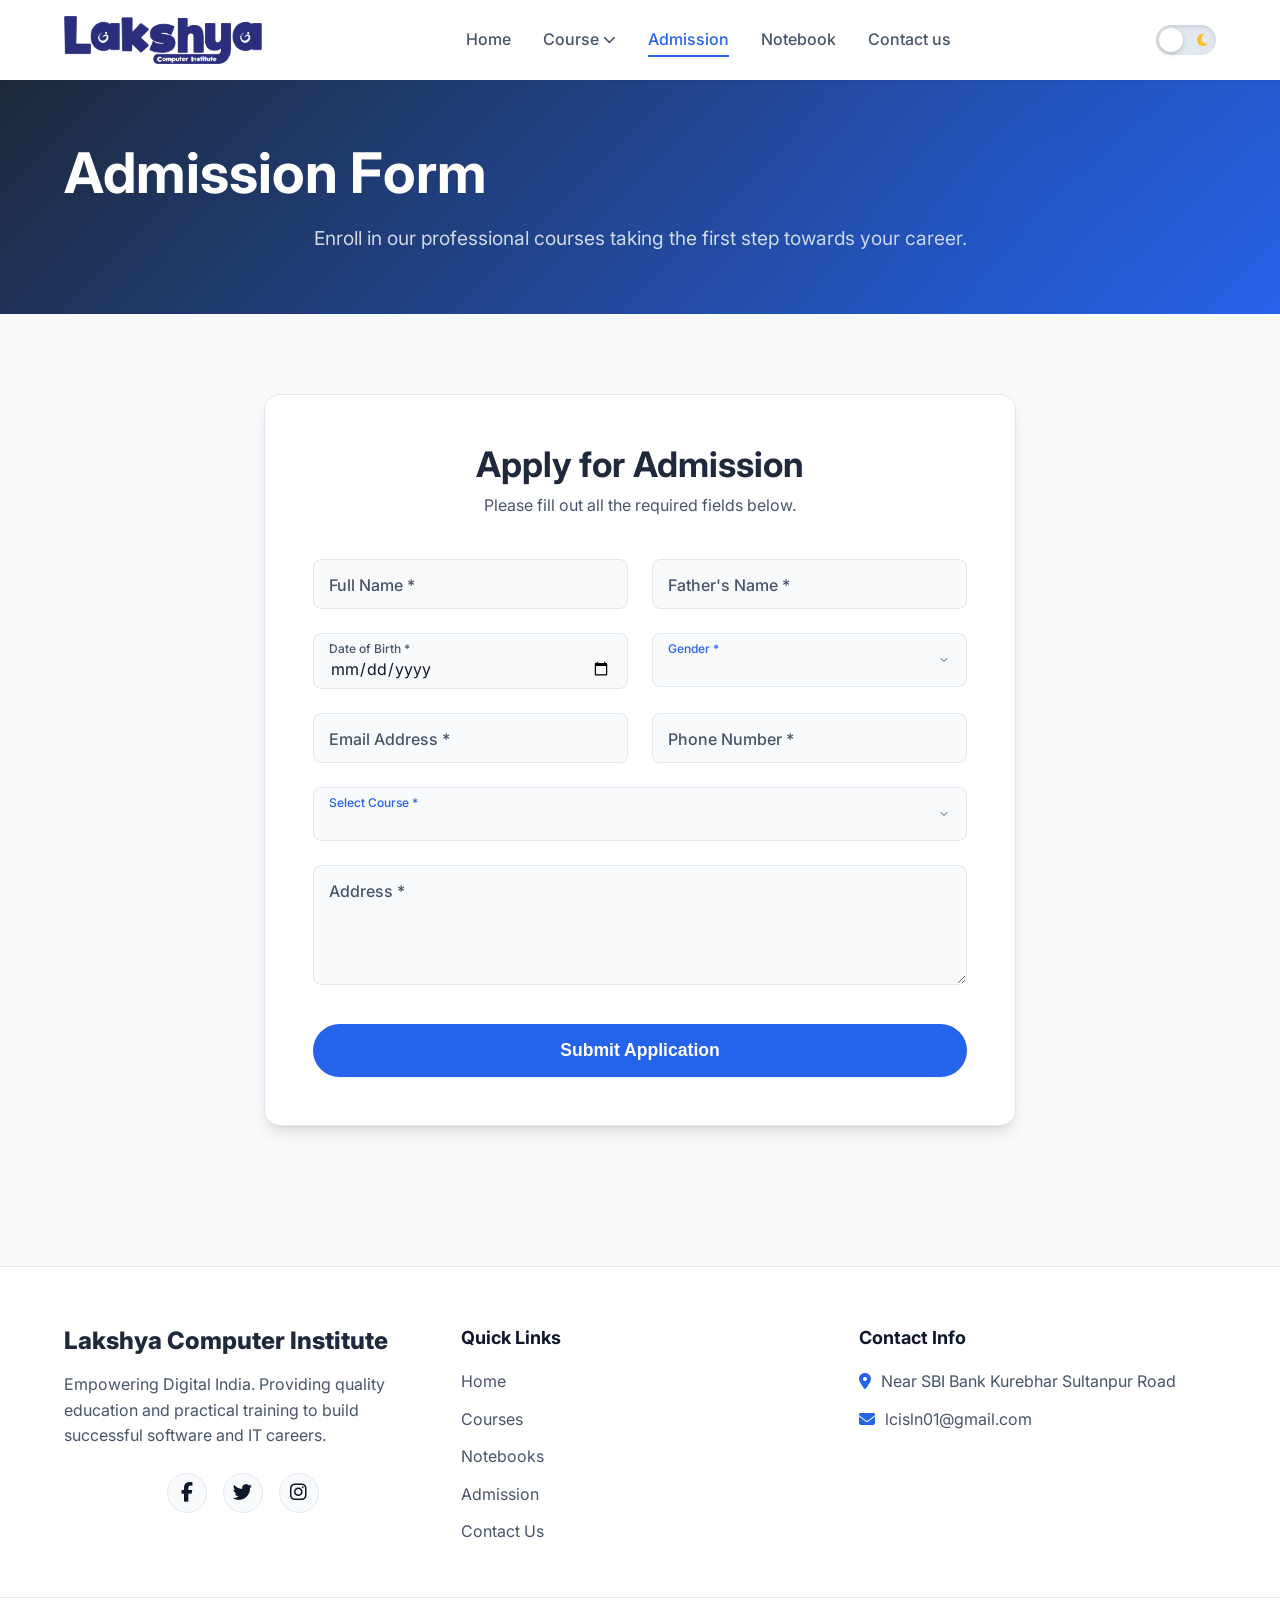
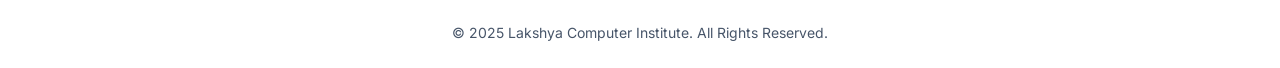
<file: admission.html>
<!DOCTYPE html>
<html lang="en">

<head>
  <meta charset="UTF-8" />
  <title>Admission - Lakshya Computer Institute</title>
  <meta name="viewport" content="width=device-width, initial-scale=1.0" />
  <link rel="icon" type="image/png" href="img/fevicon.png">
  <link rel="stylesheet" href="assets/css/style.css">
  <link rel="stylesheet" href="https://cdnjs.cloudflare.com/ajax/libs/font-awesome/6.4.0/css/all.min.css">
  <style>
    .admission-section {
      max-width: 800px;
      margin: 0 auto;
    }

    .form-card {
      background-color: var(--surface-color);
      border-radius: var(--border-radius-lg);
      padding: 48px;
      box-shadow: var(--shadow-lg);
      border: 1px solid var(--border-color);
    }

    .form-header {
      text-align: center;
      margin-bottom: 40px;
    }

    .form-header h2 {
      color: var(--primary-color);
      font-size: 2.2rem;
      margin-bottom: 8px;
    }

    .form-grid {
      display: grid;
      grid-template-columns: 1fr 1fr;
      gap: 0 24px;
    }

    .full-width {
      grid-column: 1 / -1;
    }

    /* Floating Labels Adjustments for Select/Date */
    .floating-group select.form-control {
      appearance: none;
      -webkit-appearance: none;
      padding-top: 24px;
      padding-bottom: 8px;
      cursor: pointer;
    }

    .floating-group select.form-control:focus~.floating-label,
    .floating-group select.form-control:valid~.floating-label {
      top: 6px;
      font-size: 0.75rem;
      color: var(--accent-color);
    }

    .floating-group input[type="date"].form-control {
      padding-top: 24px;
      padding-bottom: 8px;
    }

    .floating-group input[type="date"].form-control~.floating-label {
      top: 6px;
      font-size: 0.75rem;
      color: var(--text-secondary);
    }

    .floating-group select {
      background: var(--bg-color) url("data:image/svg+xml,%3Csvg xmlns='http://www.w3.org/2000/svg' width='12' height='12' viewBox='0 0 24 24' fill='none' stroke='%23475569' stroke-width='2' stroke-linecap='round' stroke-linejoin='round'%3E%3Cpolyline points='6 9 12 15 18 9'%3E%3C/polyline%3E%3C/svg%3E") no-repeat right 16px center;
    }

    /* Success Modal */
    .modal-overlay {
      position: fixed;
      top: 0;
      left: 0;
      right: 0;
      bottom: 0;
      background: rgba(15, 23, 42, 0.8);
      display: flex;
      align-items: center;
      justify-content: center;
      z-index: 9999;
      opacity: 0;
      visibility: hidden;
      transition: all var(--transition-normal);
      backdrop-filter: blur(4px);
    }

    .modal-overlay.active {
      opacity: 1;
      visibility: visible;
    }

    .success-modal {
      background: var(--surface-color);
      width: 100%;
      max-width: 450px;
      border-radius: var(--border-radius-lg);
      padding: 40px;
      text-align: center;
      transform: translateY(20px) scale(0.95);
      transition: all 0.4s cubic-bezier(0.175, 0.885, 0.32, 1.275);
      box-shadow: var(--shadow-hover);
    }

    .modal-overlay.active .success-modal {
      transform: translateY(0) scale(1);
    }

    .success-icon {
      width: 80px;
      height: 80px;
      background-color: rgba(16, 185, 129, 0.1);
      color: var(--highlight-color);
      border-radius: 50%;
      display: flex;
      align-items: center;
      justify-content: center;
      font-size: 2.5rem;
      margin: 0 auto 24px auto;
    }

    .success-modal h3 {
      font-size: 1.8rem;
      color: var(--primary-color);
      margin-bottom: 12px;
    }

    .success-modal p {
      color: var(--text-secondary);
      margin-bottom: 32px;
    }

    @media (max-width: 768px) {
      .form-grid {
        grid-template-columns: 1fr;
      }

      .form-card {
        padding: 32px 24px;
      }
    }
  </style>
</head>

<body>
  <!-- Page Loader -->
  <div id="page-loader" class="page-loader">
    <div class="spinner"></div>
  </div>

  <!-- Header -->
  <header>
    <div class="container navbar">
      <div class="nav-brand">
        <a href="index.html">
          <img src="img/logo.png" alt="Lakshya Logo" class="logo-img" />
        </a>
      </div>

      <nav class="nav-menu" id="nav-menu">
        <a href="index.html" class="nav-link">Home</a>
        <div class="dropdown">
          <a href="#" class="nav-link dropdown-toggle" id="dropdownBtn">Course <i class="fas fa-chevron-down"></i></a>
          <div class="dropdown-menu">
            <a href="Course.html" class="dropdown-item">Basic Course</a>
            <a href="Course.html" class="dropdown-item">Intermediate Course</a>
            <a href="Course.html" class="dropdown-item">Advance Course</a>
          </div>
        </div>
        <a href="admission.html" class="nav-link active">Admission</a>
        <a href="Notebook.html" class="nav-link">Notebook</a>
        <a href="contact.html" class="nav-link">Contact us</a>
      </nav>

      <div class="nav-actions">
        <button id="theme-toggle" class="animated-theme-toggle" aria-label="Toggle Dark Mode">
          <div class="toggle-track">
            <i class="fas fa-sun icon-sun"></i>
            <i class="fas fa-moon icon-moon"></i>
            <div class="toggle-thumb"></div>
          </div>
        </button>
        <button id="mobile-menu-btn" class="mobile-menu-btn" aria-label="Toggle Mobile Menu">
          <i class="fas fa-bars"></i>
        </button>
      </div>
    </div>
  </header>

  <!-- Hero Banner -->
  <section class="hero"
    style="padding: 60px 0; text-align: center; background: linear-gradient(135deg, var(--primary-color) 0%, var(--accent-color) 100%); color: #fff;">
    <div class="container">
      <h1 style="color: #fff; margin-bottom: 0;">Admission Form</h1>
      <p style="color: rgba(255,255,255,0.8); font-size: 1.2rem; margin-top: 16px;">Enroll in our professional courses
        taking the first step towards your career.</p>
    </div>
  </section>

  <!-- Admission Form Section -->
  <section class="section-padding" style="background-color: var(--bg-color);">
    <div class="container admission-section">

      <div class="form-card reveal">
        <div class="form-header">
          <h2>Apply for Admission</h2>
          <p style="color: var(--text-secondary);">Please fill out all the required fields below.</p>
        </div>

        <form id="admissionForm" novalidate onsubmit="return false;">
          <div class="form-grid">

            <!-- Full Name -->
            <div class="floating-group">
              <input id="fullName" name="fullName" type="text" class="form-control" required placeholder=" " />
              <label for="fullName" class="floating-label">Full Name *</label>
              <div class="error-message">Please enter your full name.</div>
            </div>

            <!-- Father's Name -->
            <div class="floating-group">
              <input id="fatherName" name="fatherName" type="text" class="form-control" required placeholder=" " />
              <label for="fatherName" class="floating-label">Father's Name *</label>
              <div class="error-message">Please enter your father's name.</div>
            </div>

            <!-- DOB -->
            <div class="floating-group">
              <input id="dob" name="dob" type="date" class="form-control" required placeholder=" " />
              <label for="dob" class="floating-label">Date of Birth *</label>
              <div class="error-message">Please select your date of birth.</div>
            </div>

            <!-- Gender -->
            <div class="floating-group">
              <select id="gender" name="gender" class="form-control" required>
                <option value="" disabled selected hidden></option>
                <option value="Male">Male</option>
                <option value="Female">Female</option>
                <option value="Other">Other</option>
              </select>
              <label for="gender" class="floating-label">Gender *</label>
              <div class="error-message">Please select your gender.</div>
            </div>

            <!-- Email -->
            <div class="floating-group">
              <input id="email" name="email" type="email" class="form-control" required placeholder=" " />
              <label for="email" class="floating-label">Email Address *</label>
              <div class="error-message">Please enter a valid email address.</div>
            </div>

            <!-- Phone Number -->
            <div class="floating-group">
              <input id="phone" name="phone" type="text" class="form-control" required placeholder=" "
                pattern="^[0-9]{10}$" />
              <label for="phone" class="floating-label">Phone Number *</label>
              <div class="error-message">Please enter a valid 10-digit number.</div>
            </div>

            <!-- Select Course -->
            <div class="floating-group full-width">
              <select id="courseSelect" name="courseSelect" class="form-control" required>
                <option value="" disabled selected hidden></option>
                <option value="ADCA">ADCA</option>
                <option value="ADCA Plus">ADCA Plus</option>
                <option value="DCA">DCA</option>
                <option value="TallyPrime">TallyPrime</option>
                <option value="O-Level">O-Level</option>
                <option value="CCC">CCC</option>
              </select>
              <label for="courseSelect" class="floating-label">Select Course *</label>
              <div class="error-message">Please select a course.</div>
            </div>

            <!-- Address -->
            <div class="floating-group full-width" style="margin-bottom: 32px;">
              <textarea id="address" name="address" class="form-control" required placeholder=" "
                style="min-height: 120px; padding-top: 24px;"></textarea>
              <label for="address" class="floating-label">Address *</label>
              <div class="error-message">Please provide your complete address.</div>
            </div>

            <!-- Submit -->
            <div class="full-width">
              <button type="submit" class="btn btn-primary"
                style="width: 100%; padding: 16px; font-size: 1.1rem;">Submit Application</button>
            </div>

          </div>
        </form>

      </div>
    </div>
  </section>

  <!-- Success Modal -->
  <div class="modal-overlay" id="successModal">
    <div class="success-modal">
      <div class="success-icon">
        <i class="fas fa-check"></i>
      </div>
      <h3>Application Submitted!</h3>
      <p id="successMessageText">Thank you! Your admission application has been received. We will contact you shortly.
      </p>
      <button class="btn btn-primary" style="width: 100%;" onclick="closeModal()">Back to Home</button>
    </div>
  </div>

  <!-- Footer -->
  <footer>
    <div class="container footer-content">
      <div class="footer-brand">
        <h3>Lakshya Computer Institute</h3>
        <p>Empowering Digital India. Providing quality education and practical training to build successful software and
          IT careers.</p>
        <div class="social-icons">
          <a href="https://facebook.com/lakshyacomputer" class="social-icon" target="_blank" rel="noopener"><i
              class="fab fa-facebook-f"></i></a>
          <a href="https://twitter.com/lakshyainstitute" class="social-icon" target="_blank" rel="noopener"><i
              class="fab fa-twitter"></i></a>
          <a href="https://instagram.com/lakshyacomputer" class="social-icon" target="_blank" rel="noopener"><i
              class="fab fa-instagram"></i></a>
        </div>
      </div>
      <div class="footer-links">
        <h4>Quick Links</h4>
        <ul>
          <li><a href="index.html">Home</a></li>
          <li><a href="Course.html">Courses</a></li>
          <li><a href="Notebook.html">Notebooks</a></li>
          <li><a href="admission.html">Admission</a></li>
          <li><a href="contact.html">Contact Us</a></li>
        </ul>
      </div>
      <div class="footer-links">
        <h4>Contact Info</h4>
        <ul style="color: var(--text-secondary);">
          <li style="display: flex; gap: 10px; align-items: flex-start;"><i class="fas fa-map-marker-alt"
              style="margin-top: 4px; color: var(--accent-color);"></i> Near SBI Bank Kurebhar Sultanpur Road</li>
          <li style="display: flex; gap: 10px; align-items: center;"><i class="fas fa-envelope"
              style="color: var(--accent-color);"></i> lcisln01@gmail.com</li>
        </ul>
      </div>
    </div>
    <div class="footer-bottom">
      &copy; 2025 Lakshya Computer Institute. All Rights Reserved.
    </div>
  </footer>

  <!-- Scroll to Top -->
  <button id="scroll-top-btn" class="scroll-top" aria-label="Scroll to top"><i class="fas fa-arrow-up"></i></button>

  <script src="assets/js/main.js"></script>
  <script>
    const form = document.getElementById('admissionForm');
    const inputs = form.querySelectorAll('.form-control');

    // Remove error class on input
    inputs.forEach(input => {
      input.addEventListener('input', () => {
        input.classList.remove('error');
      });
      input.addEventListener('change', () => {
        input.classList.remove('error');
      });
    });

    form.addEventListener('submit', (e) => {
      e.preventDefault();

      let isValid = true;

      // Basic empty validation
      inputs.forEach(input => {
        if (!input.value.trim()) {
          input.classList.add('error');
          isValid = false;
        }
      });

      // Email validation
      const email = document.getElementById('email');
      const emailRegex = /^[^\s@]+@[^\s@]+\.[^\s@]+$/;
      if (email.value.trim() && !emailRegex.test(email.value.trim())) {
        email.classList.add('error');
        isValid = false;
      }

      // Phone validation
      const phone = document.getElementById('phone');
      const phoneRegex = /^[0-9]{10}$/;
      if (phone.value.trim() && !phoneRegex.test(phone.value.trim())) {
        phone.classList.add('error');
        isValid = false;
      }

      const name = document.getElementById('fullName').value.trim();

      if (isValid) {
        document.getElementById('successMessageText').innerHTML = `Thank you, <strong>${name}</strong>! Your admission application has been successfully submitted.`;
        document.getElementById('successModal').classList.add('active');
        document.body.style.overflow = 'hidden'; // prevent scrolling
      }
    });

    function closeModal() {
      document.getElementById('successModal').classList.remove('active');
      document.body.style.overflow = 'auto'; // allow scrolling
      form.reset();
      window.location.href = 'index.html';
    }
  </script>
</body>

</html>
</file>
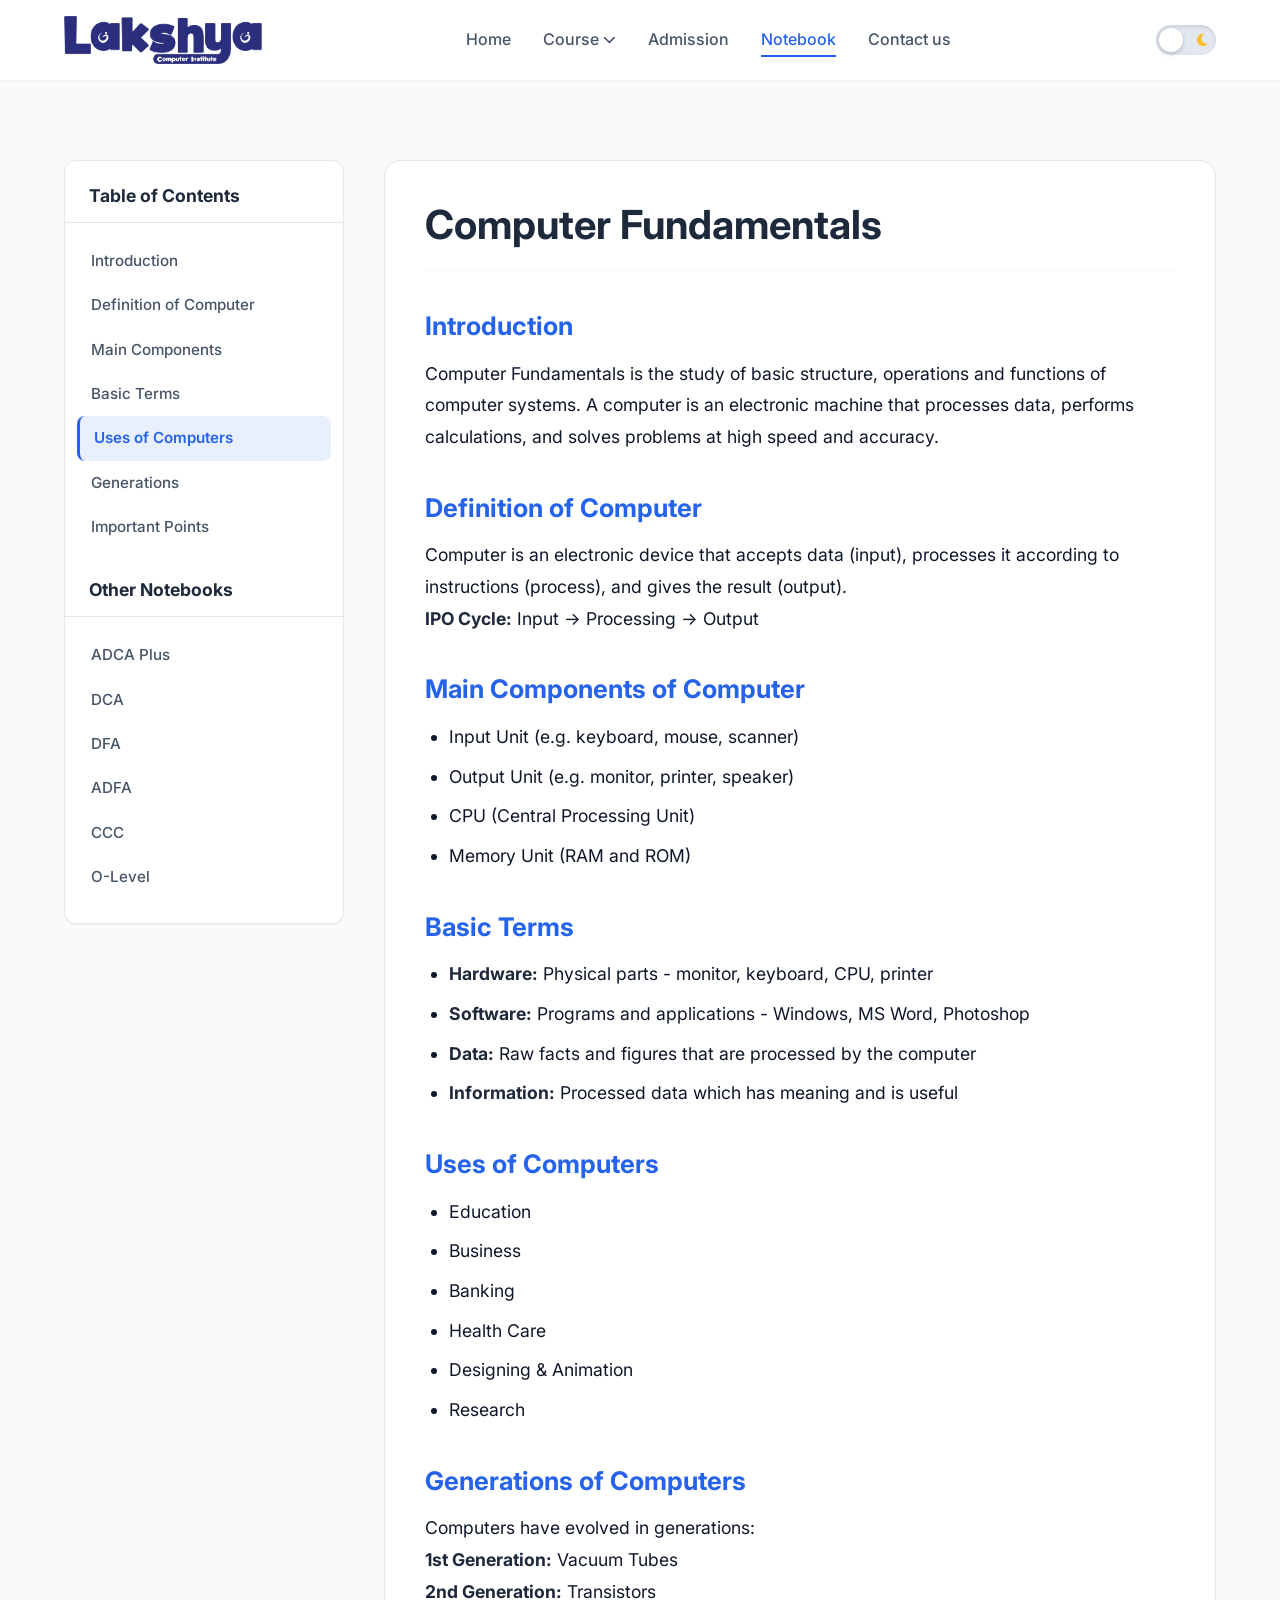
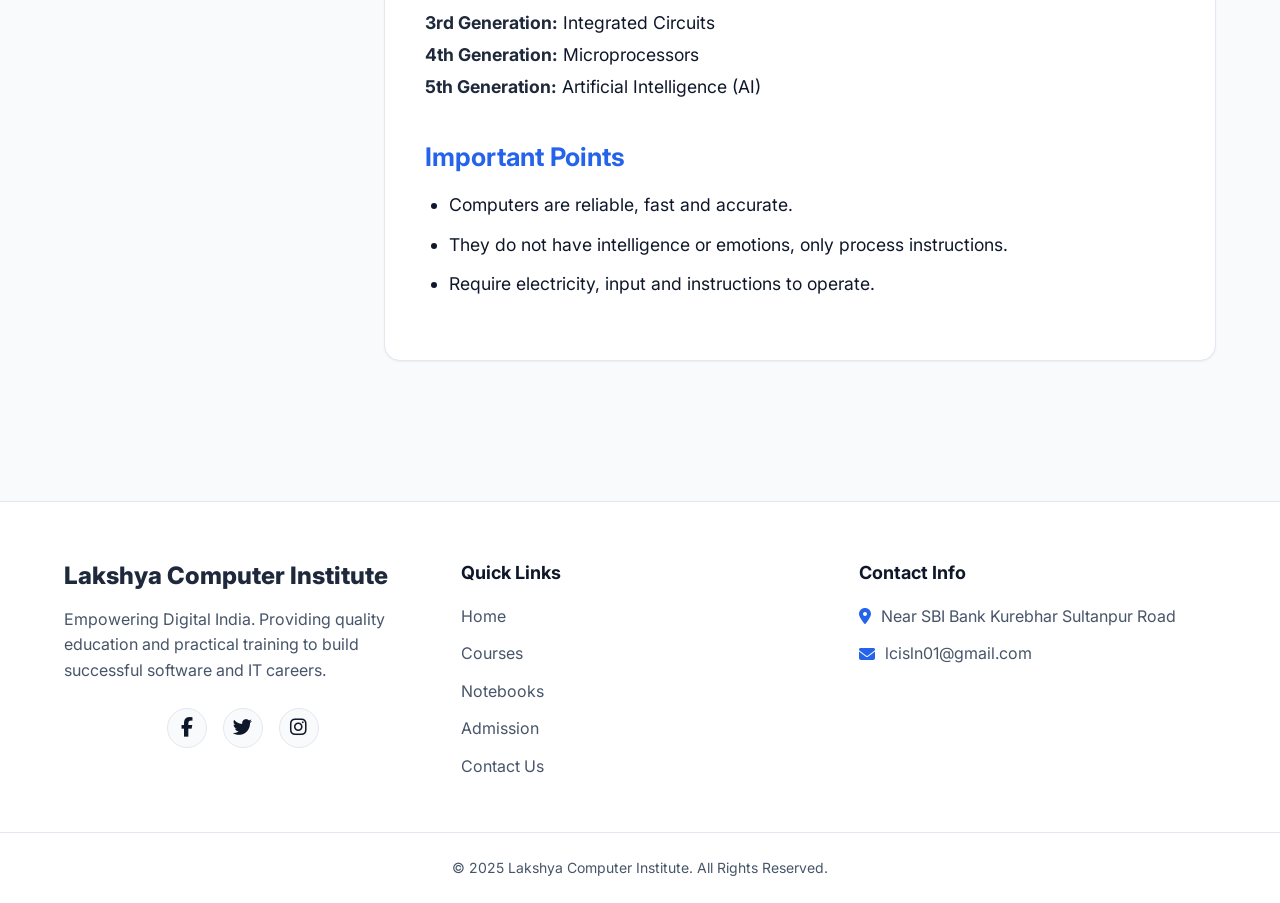
<file: Computer_fundamantal.html>
<!DOCTYPE html>
<html lang="en">

<head>
  <meta charset="UTF-8" />
  <title>Computer Fundamentals - Lakshya Computer Institute</title>
  <meta name="viewport" content="width=device-width, initial-scale=1.0" />
  <link rel="icon" type="image/png" href="img/fevicon.png">
  <link rel="stylesheet" href="assets/css/style.css">
  <link rel="stylesheet" href="https://cdnjs.cloudflare.com/ajax/libs/font-awesome/6.4.0/css/all.min.css">
  <style>
    .notes-layout {
      display: flex;
      gap: 40px;
      position: relative;
      align-items: flex-start;
    }

    /* Sidebar Toggle for Mobile */
    .sidebar-toggle {
      display: none;
      width: 100%;
      background-color: var(--primary-color);
      color: #fff;
      padding: 14px 20px;
      border: none;
      border-radius: var(--border-radius-sm);
      font-size: 1.1rem;
      font-weight: 600;
      cursor: pointer;
      margin-bottom: 20px;
      justify-content: space-between;
      align-items: center;
    }

    /* Sidebar Styling */
    .notes-sidebar {
      width: 280px;
      flex-shrink: 0;
      background-color: var(--surface-color);
      border-radius: var(--border-radius-md);
      border: 1px solid var(--border-color);
      padding: 24px 0;
      position: sticky;
      top: 100px;
      height: max-content;
      max-height: calc(100vh - 120px);
      overflow-y: auto;
      box-shadow: var(--shadow-sm);
      z-index: 10;
    }

    .sidebar-header {
      padding: 0 24px 16px 24px;
      border-bottom: 1px solid var(--border-color);
      margin-bottom: 16px;
    }

    .sidebar-header h3 {
      font-size: 1.1rem;
      color: var(--primary-color);
      margin: 0;
    }

    .toc-list {
      list-style: none;
      padding: 0 12px;
    }

    .toc-list li a {
      display: block;
      padding: 10px 14px;
      color: var(--text-secondary);
      border-radius: var(--border-radius-sm);
      font-size: 0.95rem;
      font-weight: 500;
      transition: all var(--transition-fast);
      text-decoration: none;
    }

    .toc-list li a:hover {
      background-color: var(--bg-color);
      color: var(--accent-color);
    }

    .toc-list li a.active {
      background-color: rgba(37, 99, 235, 0.1);
      color: var(--accent-color);
      font-weight: 600;
      border-left: 3px solid var(--accent-color);
    }

    /* Reading Content Area */
    .notes-content {
      flex: 1;
      background-color: var(--surface-color);
      border-radius: var(--border-radius-lg);
      padding: 40px;
      border: 1px solid var(--border-color);
      box-shadow: var(--shadow-sm);
    }

    .notes-content h1 {
      font-size: 2.5rem;
      color: var(--primary-color);
      margin-bottom: 30px;
      padding-bottom: 20px;
      border-bottom: 2px solid var(--bg-color);
    }

    .notes-content h2 {
      font-size: 1.6rem;
      color: var(--accent-color);
      margin-top: 40px;
      margin-bottom: 16px;
      scroll-margin-top: 100px;
      /* Offset for sticky nav */
    }

    .notes-content p,
    .notes-content ul {
      font-size: 1.1rem;
      line-height: 1.8;
      color: var(--text-primary);
      margin-bottom: 20px;
      max-width: 80ch;
      /* Optimal reading width */
    }

    .notes-content ul {
      padding-left: 24px;
    }

    .notes-content li {
      margin-bottom: 8px;
    }

    .notes-content strong {
      color: var(--primary-color);
      font-weight: 700;
    }

    @media (max-width: 992px) {
      .notes-layout {
        flex-direction: column;
      }

      .sidebar-toggle {
        display: flex;
      }

      .notes-sidebar {
        width: 100%;
        position: static;
        max-height: none;
        display: none;
      }

      .notes-sidebar.show {
        display: block;
      }

      .notes-content {
        padding: 30px 20px;
      }

      .notes-content h1 {
        font-size: 2rem;
      }
    }
  </style>
</head>

<body>
  <!-- Page Loader -->
  <div id="page-loader" class="page-loader">
    <div class="spinner"></div>
  </div>

  <!-- Header -->
  <header>
    <div class="container navbar">
      <div class="nav-brand">
        <a href="index.html">
          <img src="img/logo.png" alt="Lakshya Logo" class="logo-img" />
        </a>
      </div>

      <nav class="nav-menu" id="nav-menu">
        <a href="index.html" class="nav-link">Home</a>
        <div class="dropdown">
          <a href="#" class="nav-link dropdown-toggle" id="dropdownBtn">Course <i class="fas fa-chevron-down"></i></a>
          <div class="dropdown-menu">
            <a href="Course.html" class="dropdown-item">Basic Course</a>
            <a href="Course.html" class="dropdown-item">Intermediate Course</a>
            <a href="Course.html" class="dropdown-item">Advance Course</a>
          </div>
        </div>
        <a href="admission.html" class="nav-link">Admission</a>
        <a href="Notebook.html" class="nav-link active">Notebook</a>
        <a href="contact.html" class="nav-link">Contact us</a>
      </nav>

      <div class="nav-actions">
        <button id="theme-toggle" class="animated-theme-toggle" aria-label="Toggle Dark Mode">
          <div class="toggle-track">
            <i class="fas fa-sun icon-sun"></i>
            <i class="fas fa-moon icon-moon"></i>
            <div class="toggle-thumb"></div>
          </div>
        </button>
        <button id="mobile-menu-btn" class="mobile-menu-btn" aria-label="Toggle Mobile Menu">
          <i class="fas fa-bars"></i>
        </button>
      </div>
    </div>
  </header>

  <!-- Notes Section -->
  <section class="section-padding" style="background-color: var(--bg-color);">
    <div class="container">

      <button class="sidebar-toggle" id="sidebarToggle">
        <span>Table of Contents</span> <i class="fas fa-chevron-down"></i>
      </button>

      <div class="notes-layout">
        <!-- Sticky Sidebar -->
        <aside class="notes-sidebar" id="notesSidebar">
          <div class="sidebar-header">
            <h3>Table of Contents</h3>
          </div>
          <ul class="toc-list" id="tocList">
            <li><a href="#intro" class="toc-link">Introduction</a></li>
            <li><a href="#definition" class="toc-link">Definition of Computer</a></li>
            <li><a href="#components" class="toc-link">Main Components</a></li>
            <li><a href="#terms" class="toc-link">Basic Terms</a></li>
            <li><a href="#uses" class="toc-link">Uses of Computers</a></li>
            <li><a href="#generations" class="toc-link">Generations</a></li>
            <li><a href="#points" class="toc-link">Important Points</a></li>
          </ul>

          <div class="sidebar-header" style="margin-top: 30px;">
            <h3>Other Notebooks</h3>
          </div>
          <ul class="toc-list">
            <li><a href="Course.html">ADCA Plus</a></li>
            <li><a href="Course.html">DCA</a></li>
            <li><a href="Course.html">DFA</a></li>
            <li><a href="Course.html">ADFA</a></li>
            <li><a href="Course.html">CCC</a></li>
            <li><a href="Course.html">O-Level</a></li>
          </ul>
        </aside>

        <!-- Main Content -->
        <div class="notes-content reveal">
          <h1>Computer Fundamentals</h1>

          <h2 id="intro" class="scroll-target">Introduction</h2>
          <p>
            Computer Fundamentals is the study of basic structure, operations and functions of computer systems. A
            computer is an electronic machine that processes data, performs calculations, and solves problems at high
            speed and accuracy.
          </p>

          <h2 id="definition" class="scroll-target">Definition of Computer</h2>
          <p>
            Computer is an electronic device that accepts data (input), processes it according to instructions
            (process),
            and gives the result (output). <br>
            <strong>IPO Cycle:</strong> Input &rarr; Processing &rarr; Output
          </p>

          <h2 id="components" class="scroll-target">Main Components of Computer</h2>
          <ul>
            <li>Input Unit (e.g. keyboard, mouse, scanner)</li>
            <li>Output Unit (e.g. monitor, printer, speaker)</li>
            <li>CPU (Central Processing Unit)</li>
            <li>Memory Unit (RAM and ROM)</li>
          </ul>

          <h2 id="terms" class="scroll-target">Basic Terms</h2>
          <ul>
            <li><strong>Hardware:</strong> Physical parts - monitor, keyboard, CPU, printer</li>
            <li><strong>Software:</strong> Programs and applications - Windows, MS Word, Photoshop</li>
            <li><strong>Data:</strong> Raw facts and figures that are processed by the computer</li>
            <li><strong>Information:</strong> Processed data which has meaning and is useful</li>
          </ul>

          <h2 id="uses" class="scroll-target">Uses of Computers</h2>
          <ul>
            <li>Education</li>
            <li>Business</li>
            <li>Banking</li>
            <li>Health Care</li>
            <li>Designing &amp; Animation</li>
            <li>Research</li>
          </ul>

          <h2 id="generations" class="scroll-target">Generations of Computers</h2>
          <p>
            Computers have evolved in generations: <br>
            <strong>1st Generation:</strong> Vacuum Tubes <br>
            <strong>2nd Generation:</strong> Transistors <br>
            <strong>3rd Generation:</strong> Integrated Circuits <br>
            <strong>4th Generation:</strong> Microprocessors <br>
            <strong>5th Generation:</strong> Artificial Intelligence (AI)
          </p>

          <h2 id="points" class="scroll-target">Important Points</h2>
          <ul>
            <li>Computers are reliable, fast and accurate.</li>
            <li>They do not have intelligence or emotions, only process instructions.</li>
            <li>Require electricity, input and instructions to operate.</li>
          </ul>
        </div>
      </div>
    </div>
  </section>

  <!-- Footer -->
  <footer>
    <div class="container footer-content">
      <div class="footer-brand">
        <h3>Lakshya Computer Institute</h3>
        <p>Empowering Digital India. Providing quality education and practical training to build successful software and
          IT careers.</p>
        <div class="social-icons">
          <a href="https://facebook.com/lakshyacomputer" class="social-icon" target="_blank" rel="noopener"><i
              class="fab fa-facebook-f"></i></a>
          <a href="https://twitter.com/lakshyainstitute" class="social-icon" target="_blank" rel="noopener"><i
              class="fab fa-twitter"></i></a>
          <a href="https://instagram.com/lakshyacomputer" class="social-icon" target="_blank" rel="noopener"><i
              class="fab fa-instagram"></i></a>
        </div>
      </div>
      <div class="footer-links">
        <h4>Quick Links</h4>
        <ul>
          <li><a href="index.html">Home</a></li>
          <li><a href="Course.html">Courses</a></li>
          <li><a href="Notebook.html">Notebooks</a></li>
          <li><a href="admission.html">Admission</a></li>
          <li><a href="contact.html">Contact Us</a></li>
        </ul>
      </div>
      <div class="footer-links">
        <h4>Contact Info</h4>
        <ul style="color: var(--text-secondary);">
          <li style="display: flex; gap: 10px; align-items: flex-start;"><i class="fas fa-map-marker-alt"
              style="margin-top: 4px; color: var(--accent-color);"></i> Near SBI Bank Kurebhar Sultanpur Road</li>
          <li style="display: flex; gap: 10px; align-items: center;"><i class="fas fa-envelope"
              style="color: var(--accent-color);"></i> lcisln01@gmail.com</li>
        </ul>
      </div>
    </div>
    <div class="footer-bottom">
      &copy; 2025 Lakshya Computer Institute. All Rights Reserved.
    </div>
  </footer>

  <!-- Scroll to Top -->
  <button id="scroll-top-btn" class="scroll-top" aria-label="Scroll to top"><i class="fas fa-arrow-up"></i></button>

  <script src="assets/js/main.js"></script>
  <script>
    document.addEventListener('DOMContentLoaded', () => {
      // Mobile Sidebar Toggle
      const sidebarToggle = document.getElementById('sidebarToggle');
      const notesSidebar = document.getElementById('notesSidebar');
      const toggleIcon = sidebarToggle.querySelector('i');

      sidebarToggle.addEventListener('click', () => {
        notesSidebar.classList.toggle('show');
        if (notesSidebar.classList.contains('show')) {
          toggleIcon.classList.replace('fa-chevron-down', 'fa-chevron-up');
        } else {
          toggleIcon.classList.replace('fa-chevron-up', 'fa-chevron-down');
        }
      });

      // Table of Contents Highlight via Intersection Observer
      const sections = document.querySelectorAll('.scroll-target');
      const navLinks = document.querySelectorAll('.toc-link');

      const observerOptions = {
        root: null,
        rootMargin: '-20% 0px -70% 0px', // Trigger when heading reaches near top
        threshold: 0
      };

      const observer = new IntersectionObserver((entries) => {
        entries.forEach(entry => {
          if (entry.isIntersecting) {
            const id = entry.target.getAttribute('id');
            // Remove active from all
            navLinks.forEach(link => link.classList.remove('active'));
            // Add active to current
            const activeLink = document.querySelector(`.toc-link[href="#${id}"]`);
            if (activeLink) activeLink.classList.add('active');
          }
        });
      }, observerOptions);

      sections.forEach(section => {
        observer.observe(section);
      });

      // Smooth scroll for TOC links
      navLinks.forEach(link => {
        link.addEventListener('click', function (e) {
          e.preventDefault();
          const targetId = this.getAttribute('href').substring(1);
          const targetElement = document.getElementById(targetId);
          if (targetElement) {
            window.scrollTo({
              top: targetElement.offsetTop - 80, // Offset for fixed header
              behavior: 'smooth'
            });
            if (window.innerWidth <= 992) {
              notesSidebar.classList.remove('show');
              toggleIcon.classList.replace('fa-chevron-up', 'fa-chevron-down');
            }
          }
        });
      });
    });
  </script>
</body>

</html>
</file>
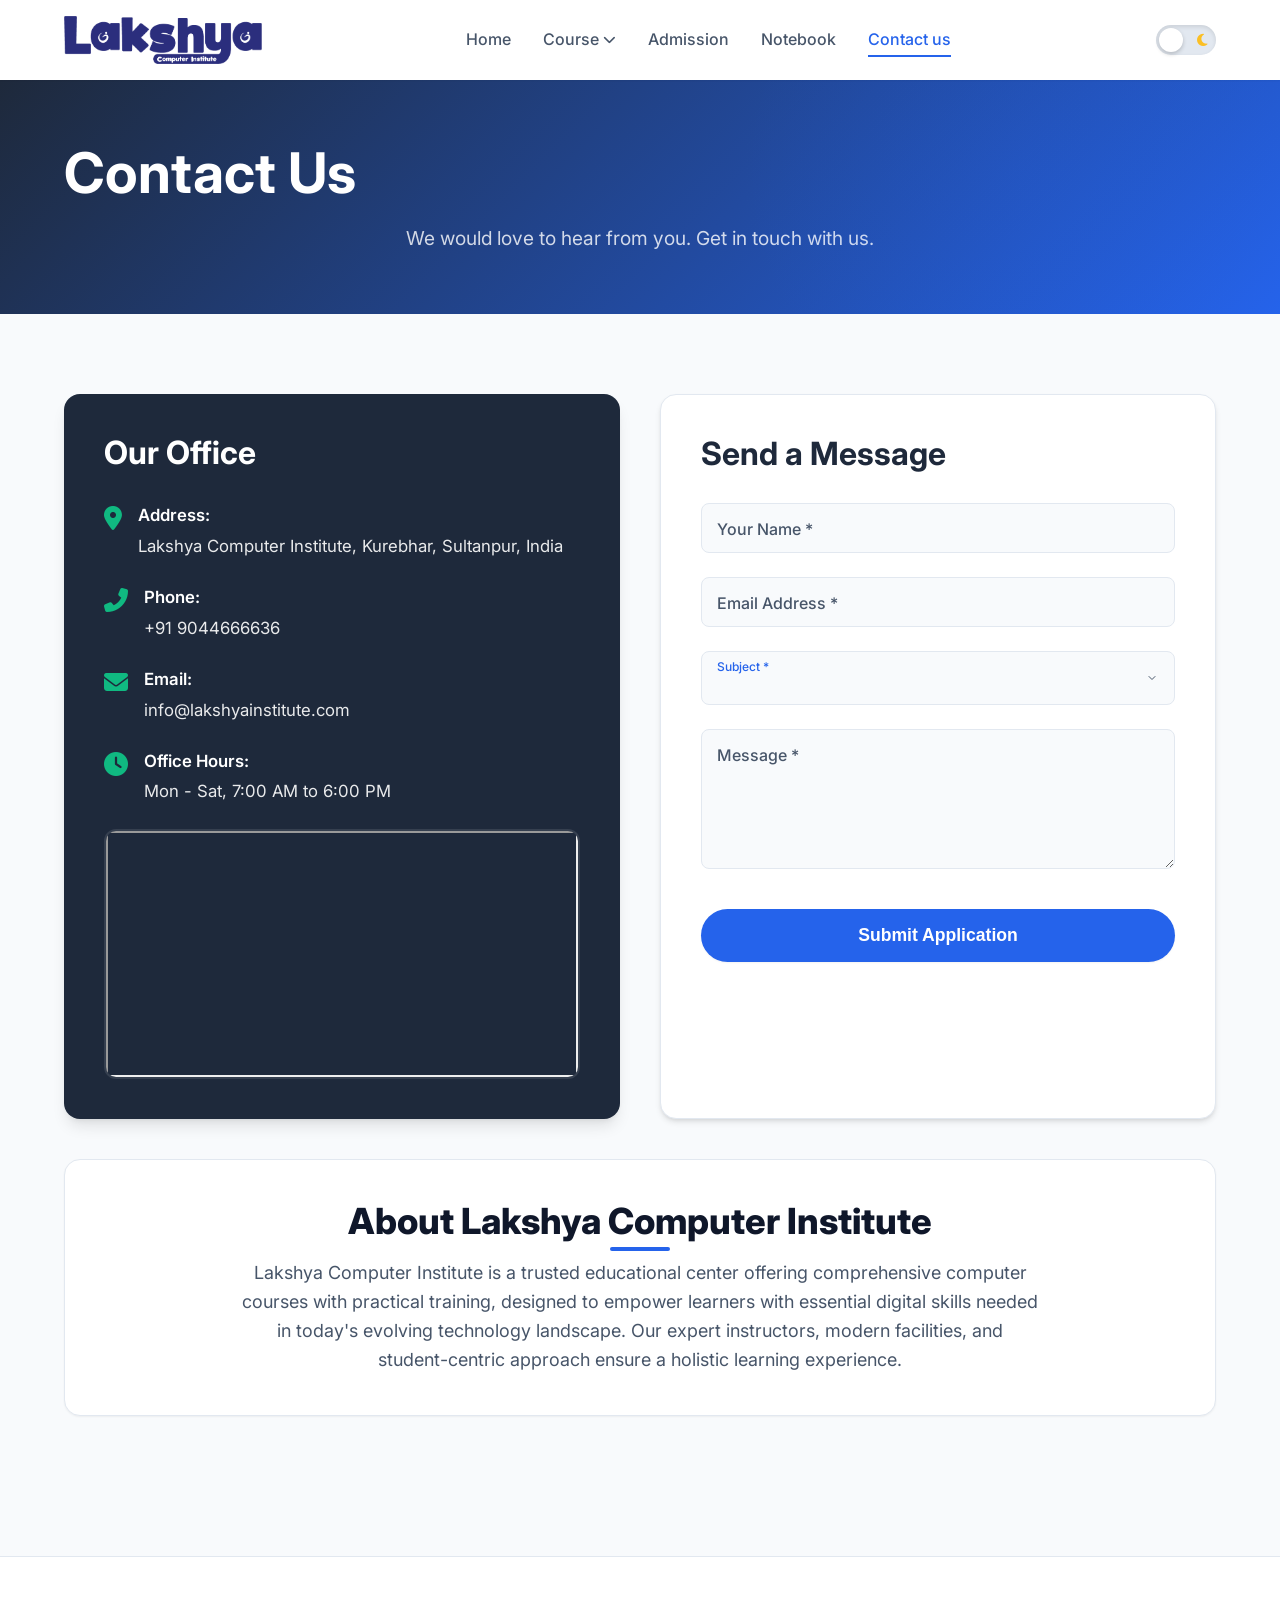
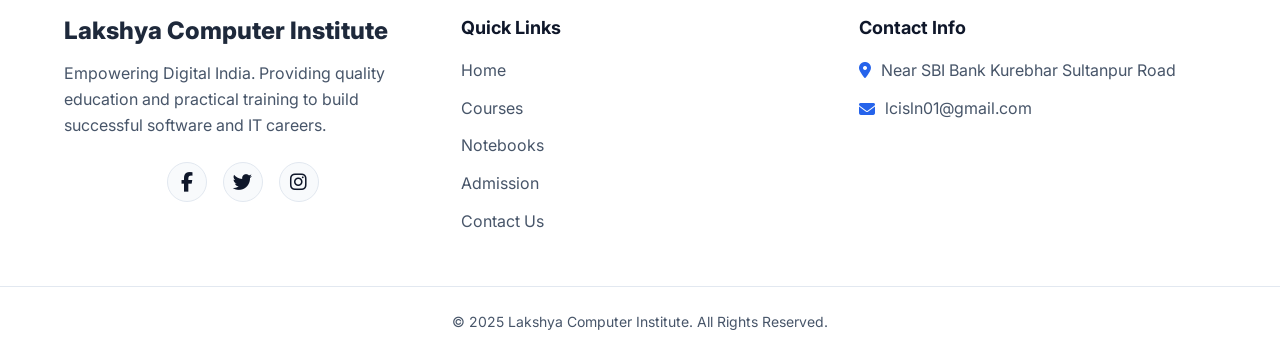
<file: contact.html>
<!DOCTYPE html>
<html lang="en">

<head>
  <meta charset="UTF-8" />
  <title>Contact Us - Lakshya Computer Institute</title>
  <meta name="viewport" content="width=device-width, initial-scale=1.0" />
  <link rel="icon" type="image/png" href="img/fevicon.png">
  <link rel="stylesheet" href="assets/css/style.css">
  <link rel="stylesheet" href="https://cdnjs.cloudflare.com/ajax/libs/font-awesome/6.4.0/css/all.min.css">
  <style>
    /* Contact Specific Styles */
    .contact-info-card {
      background-color: var(--primary-color);
      color: #fff;
      border-radius: var(--border-radius-lg);
      padding: 40px;
      box-shadow: var(--shadow-lg);
      height: 100%;
      display: flex;
      flex-direction: column;
    }

    .contact-info-card h2 {
      color: #fff;
      font-size: 2rem;
      margin-bottom: 30px;
    }

    .contact-detail {
      display: flex;
      align-items: flex-start;
      gap: 16px;
      margin-bottom: 24px;
    }

    .contact-detail i {
      font-size: 1.5rem;
      color: var(--highlight-color);
      margin-top: 4px;
    }

    .contact-detail p {
      margin: 0;
      font-size: 1.05rem;
      line-height: 1.6;
      color: rgba(255, 255, 255, 0.9);
    }

    .contact-detail strong {
      display: block;
      color: #fff;
      font-weight: 600;
      margin-bottom: 4px;
    }

    .map-wrapper {
      margin-top: auto;
      border-radius: var(--border-radius-md);
      overflow: hidden;
      height: 250px;
      border: 2px solid rgba(255, 255, 255, 0.1);
    }

    .map-wrapper iframe {
      width: 100%;
      height: 100%;
      display: block;
    }

    /* Form Card Styles */
    .contact-form-card {
      background-color: var(--surface-color);
      border-radius: var(--border-radius-lg);
      padding: 40px;
      box-shadow: var(--shadow-md);
      border: 1px solid var(--border-color);
      height: 100%;
    }

    .contact-form-card h2 {
      color: var(--primary-color);
      font-size: 2rem;
      margin-bottom: 30px;
    }

    /* Floating Labels Adjustments for Select/Date */
    .floating-group select.form-control {
      appearance: none;
      -webkit-appearance: none;
      padding-top: 24px;
      padding-bottom: 8px;
      cursor: pointer;
    }

    .floating-group select.form-control:focus~.floating-label,
    .floating-group select.form-control:valid~.floating-label {
      top: 6px;
      font-size: 0.75rem;
      color: var(--accent-color);
    }

    .floating-group select {
      background: var(--bg-color) url("data:image/svg+xml,%3Csvg xmlns='http://www.w3.org/2000/svg' width='12' height='12' viewBox='0 0 24 24' fill='none' stroke='%23475569' stroke-width='2' stroke-linecap='round' stroke-linejoin='round'%3E%3Cpolyline points='6 9 12 15 18 9'%3E%3C/polyline%3E%3C/svg%3E") no-repeat right 16px center;
    }

    .about-us-card {
      background-color: var(--surface-color);
      border-radius: var(--border-radius-lg);
      padding: 40px;
      text-align: center;
      margin-top: 40px;
      box-shadow: var(--shadow-sm);
      border: 1px solid var(--border-color);
    }

    /* Success Modal */
    .modal-overlay {
      position: fixed;
      top: 0;
      left: 0;
      right: 0;
      bottom: 0;
      background: rgba(15, 23, 42, 0.8);
      display: flex;
      align-items: center;
      justify-content: center;
      z-index: 9999;
      opacity: 0;
      visibility: hidden;
      transition: all var(--transition-normal);
      backdrop-filter: blur(4px);
    }

    .modal-overlay.active {
      opacity: 1;
      visibility: visible;
    }

    .success-modal {
      background: var(--surface-color);
      width: 100%;
      max-width: 450px;
      border-radius: var(--border-radius-lg);
      padding: 40px;
      text-align: center;
      transform: translateY(20px) scale(0.95);
      transition: all 0.4s cubic-bezier(0.175, 0.885, 0.32, 1.275);
      box-shadow: var(--shadow-hover);
    }

    .modal-overlay.active .success-modal {
      transform: translateY(0) scale(1);
    }

    .success-icon {
      width: 80px;
      height: 80px;
      background-color: rgba(16, 185, 129, 0.1);
      color: var(--highlight-color);
      border-radius: 50%;
      display: flex;
      align-items: center;
      justify-content: center;
      font-size: 2.5rem;
      margin: 0 auto 24px auto;
    }

    .success-modal h3 {
      font-size: 1.8rem;
      color: var(--primary-color);
      margin-bottom: 12px;
    }

    .success-modal p {
      color: var(--text-secondary);
      margin-bottom: 32px;
    }

    @media (max-width: 992px) {
      .contact-layout {
        display: flex;
        flex-direction: column-reverse;
        /* Form on top for mobile */
        gap: 40px;
      }
    }
  </style>
</head>

<body>
  <!-- Page Loader -->
  <div id="page-loader" class="page-loader">
    <div class="spinner"></div>
  </div>

  <!-- Header -->
  <header>
    <div class="container navbar">
      <div class="nav-brand">
        <a href="index.html">
          <img src="img/logo.png" alt="Lakshya Logo" class="logo-img" />
        </a>
      </div>

      <nav class="nav-menu" id="nav-menu">
        <a href="index.html" class="nav-link">Home</a>
        <div class="dropdown">
          <a href="#" class="nav-link dropdown-toggle" id="dropdownBtn">Course <i class="fas fa-chevron-down"></i></a>
          <div class="dropdown-menu">
            <a href="Course.html" class="dropdown-item">Basic Course</a>
            <a href="Course.html" class="dropdown-item">Intermediate Course</a>
            <a href="Course.html" class="dropdown-item">Advance Course</a>
          </div>
        </div>
        <a href="admission.html" class="nav-link">Admission</a>
        <a href="Notebook.html" class="nav-link">Notebook</a>
        <a href="contact.html" class="nav-link active">Contact us</a>
      </nav>

      <div class="nav-actions">
        <button id="theme-toggle" class="animated-theme-toggle" aria-label="Toggle Dark Mode">
          <div class="toggle-track">
            <i class="fas fa-sun icon-sun"></i>
            <i class="fas fa-moon icon-moon"></i>
            <div class="toggle-thumb"></div>
          </div>
        </button>
        <button id="mobile-menu-btn" class="mobile-menu-btn" aria-label="Toggle Mobile Menu">
          <i class="fas fa-bars"></i>
        </button>
      </div>
    </div>
  </header>

  <!-- Hero Banner -->
  <section class="hero"
    style="padding: 60px 0; text-align: center; background: linear-gradient(135deg, var(--primary-color) 0%, var(--accent-color) 100%); color: #fff;">
    <div class="container">
      <h1 style="color: #fff; margin-bottom: 0;">Contact Us</h1>
      <p style="color: rgba(255,255,255,0.8); font-size: 1.2rem; margin-top: 16px;">We would love to hear from you. Get
        in touch with us.</p>
    </div>
  </section>

  <!-- Contact Section -->
  <section class="section-padding" style="background-color: var(--bg-color);">
    <div class="container">

      <div class="grid-2 contact-layout">

        <!-- Left Column: Info & Map -->
        <div class="contact-info-card reveal">
          <h2>Our Office</h2>

          <div class="contact-detail">
            <i class="fas fa-map-marker-alt"></i>
            <p><strong>Address:</strong> Lakshya Computer Institute, Kurebhar, Sultanpur, India</p>
          </div>

          <div class="contact-detail">
            <i class="fas fa-phone-alt"></i>
            <p><strong>Phone:</strong> +91 9044666636</p>
          </div>

          <div class="contact-detail">
            <i class="fas fa-envelope"></i>
            <p><strong>Email:</strong> info@lakshyainstitute.com</p>
          </div>

          <div class="contact-detail">
            <i class="fas fa-clock"></i>
            <p><strong>Office Hours:</strong> Mon - Sat, 7:00 AM to 6:00 PM</p>
          </div>

          <div class="map-wrapper mt-4">
            <iframe
              src="https://www.google.com/maps/embed?pb=!1m18!1m12!1m3!1d3573.3464577233767!2d82.12186277530004!3d26.412293976949005!2m3!1f0!2f0!3f0!3m2!1i1024!2i768!4f13.1!3m3!1m2!1s0x399a70b5b1c61047%3A0x3f7963df9a05175!2sLakshya%20Computer%20Institute!5e0!3m2!1sen!2sin!4v1759248676614!5m2!1sen!2sin"
              allowfullscreen="" loading="lazy" referrerpolicy="no-referrer-when-downgrade"></iframe>
          </div>
        </div>

        <!-- Right Column: Form -->
        <div class="contact-form-card reveal" style="transition-delay: 0.2s;">
          <h2>Send a Message</h2>
          <form id="contactForm" novalidate onsubmit="return false;">

            <div class="floating-group">
              <input id="contactName" name="contactName" type="text" class="form-control" required placeholder=" " />
              <label for="contactName" class="floating-label">Your Name *</label>
              <div class="error-message">Please enter your name.</div>
            </div>

            <div class="floating-group">
              <input id="contactEmail" name="contactEmail" type="email" class="form-control" required placeholder=" " />
              <label for="contactEmail" class="floating-label">Email Address *</label>
              <div class="error-message">Please enter a valid email address.</div>
            </div>

            <div class="floating-group">
              <select id="contactSubject" name="contactSubject" class="form-control" required>
                <option value="" disabled selected hidden></option>
                <option value="general">General Inquiry</option>
                <option value="admission">Admission</option>
                <option value="courses">Courses</option>
                <option value="technical">Technical Support</option>
                <option value="other">Other</option>
              </select>
              <label for="contactSubject" class="floating-label">Subject *</label>
              <div class="error-message">Please select a subject.</div>
            </div>

            <div class="floating-group" style="margin-bottom: 32px;">
              <textarea id="contactMsg" name="contactMsg" class="form-control" required placeholder=" "
                style="min-height: 140px; padding-top: 24px;"></textarea>
              <label for="contactMsg" class="floating-label">Message *</label>
              <div class="error-message">Please enter your message.</div>
            </div>

            <button type="submit" class="btn btn-primary" style="width: 100%; padding: 16px; font-size: 1.1rem;">Submit
              Application</button>

          </form>
        </div>
      </div>

      <!-- About Us -->
      <div class="about-us-card reveal">
        <h3 class="section-title">About Lakshya Computer Institute</h3>
        <p class="section-subtitle" style="max-width: 800px; margin-bottom: 0;">
          Lakshya Computer Institute is a trusted educational center offering comprehensive computer courses with
          practical training, designed to empower learners with essential digital skills needed in today's evolving
          technology landscape. Our expert instructors, modern facilities, and student-centric approach ensure a
          holistic learning experience.
        </p>
      </div>

    </div>
  </section>

  <!-- Success Modal -->
  <div class="modal-overlay" id="successModal">
    <div class="success-modal">
      <div class="success-icon">
        <i class="fas fa-check"></i>
      </div>
      <h3>Message Sent!</h3>
      <p id="successMessageText">Thank you! Your message has been received. We will get back to you shortly.</p>
      <button class="btn btn-primary" style="width: 100%;" onclick="closeModal()">Close</button>
    </div>
  </div>

  <!-- Footer -->
  <footer>
    <div class="container footer-content">
      <div class="footer-brand">
        <h3>Lakshya Computer Institute</h3>
        <p>Empowering Digital India. Providing quality education and practical training to build successful software and
          IT careers.</p>
        <div class="social-icons">
          <a href="https://facebook.com/lakshyacomputer" class="social-icon" target="_blank" rel="noopener"><i
              class="fab fa-facebook-f"></i></a>
          <a href="https://twitter.com/lakshyainstitute" class="social-icon" target="_blank" rel="noopener"><i
              class="fab fa-twitter"></i></a>
          <a href="https://instagram.com/lakshyacomputer" class="social-icon" target="_blank" rel="noopener"><i
              class="fab fa-instagram"></i></a>
        </div>
      </div>
      <div class="footer-links">
        <h4>Quick Links</h4>
        <ul>
          <li><a href="index.html">Home</a></li>
          <li><a href="Course.html">Courses</a></li>
          <li><a href="Notebook.html">Notebooks</a></li>
          <li><a href="admission.html">Admission</a></li>
          <li><a href="contact.html">Contact Us</a></li>
        </ul>
      </div>
      <div class="footer-links">
        <h4>Contact Info</h4>
        <ul style="color: var(--text-secondary);">
          <li style="display: flex; gap: 10px; align-items: flex-start;"><i class="fas fa-map-marker-alt"
              style="margin-top: 4px; color: var(--accent-color);"></i> Near SBI Bank Kurebhar Sultanpur Road</li>
          <li style="display: flex; gap: 10px; align-items: center;"><i class="fas fa-envelope"
              style="color: var(--accent-color);"></i> lcisln01@gmail.com</li>
        </ul>
      </div>
    </div>
    <div class="footer-bottom">
      &copy; 2025 Lakshya Computer Institute. All Rights Reserved.
    </div>
  </footer>

  <!-- Scroll to Top -->
  <button id="scroll-top-btn" class="scroll-top" aria-label="Scroll to top"><i class="fas fa-arrow-up"></i></button>

  <script src="assets/js/main.js"></script>
  <script>
    const form = document.getElementById('contactForm');
    const inputs = form.querySelectorAll('.form-control');

    // Remove error class on input
    inputs.forEach(input => {
      input.addEventListener('input', () => {
        input.classList.remove('error');
      });
      input.addEventListener('change', () => {
        input.classList.remove('error');
      });
    });

    form.addEventListener('submit', (e) => {
      e.preventDefault();

      let isValid = true;

      // Basic empty validation
      inputs.forEach(input => {
        if (!input.value.trim()) {
          input.classList.add('error');
          isValid = false;
        }
      });

      // Email validation
      const email = document.getElementById('contactEmail');
      const emailRegex = /^[^\s@]+@[^\s@]+\.[^\s@]+$/;
      if (email.value.trim() && !emailRegex.test(email.value.trim())) {
        email.classList.add('error');
        isValid = false;
      }

      const name = document.getElementById('contactName').value.trim();

      if (isValid) {
        document.getElementById('successMessageText').innerHTML = `Thank you, <strong>${name}</strong>. Your message has been sent successfully!`;
        document.getElementById('successModal').classList.add('active');
        document.body.style.overflow = 'hidden'; // prevent scrolling
      }
    });

    function closeModal() {
      document.getElementById('successModal').classList.remove('active');
      document.body.style.overflow = 'auto'; // allow scrolling
      form.reset();
    }
  </script>
</body>

</html>
</file>
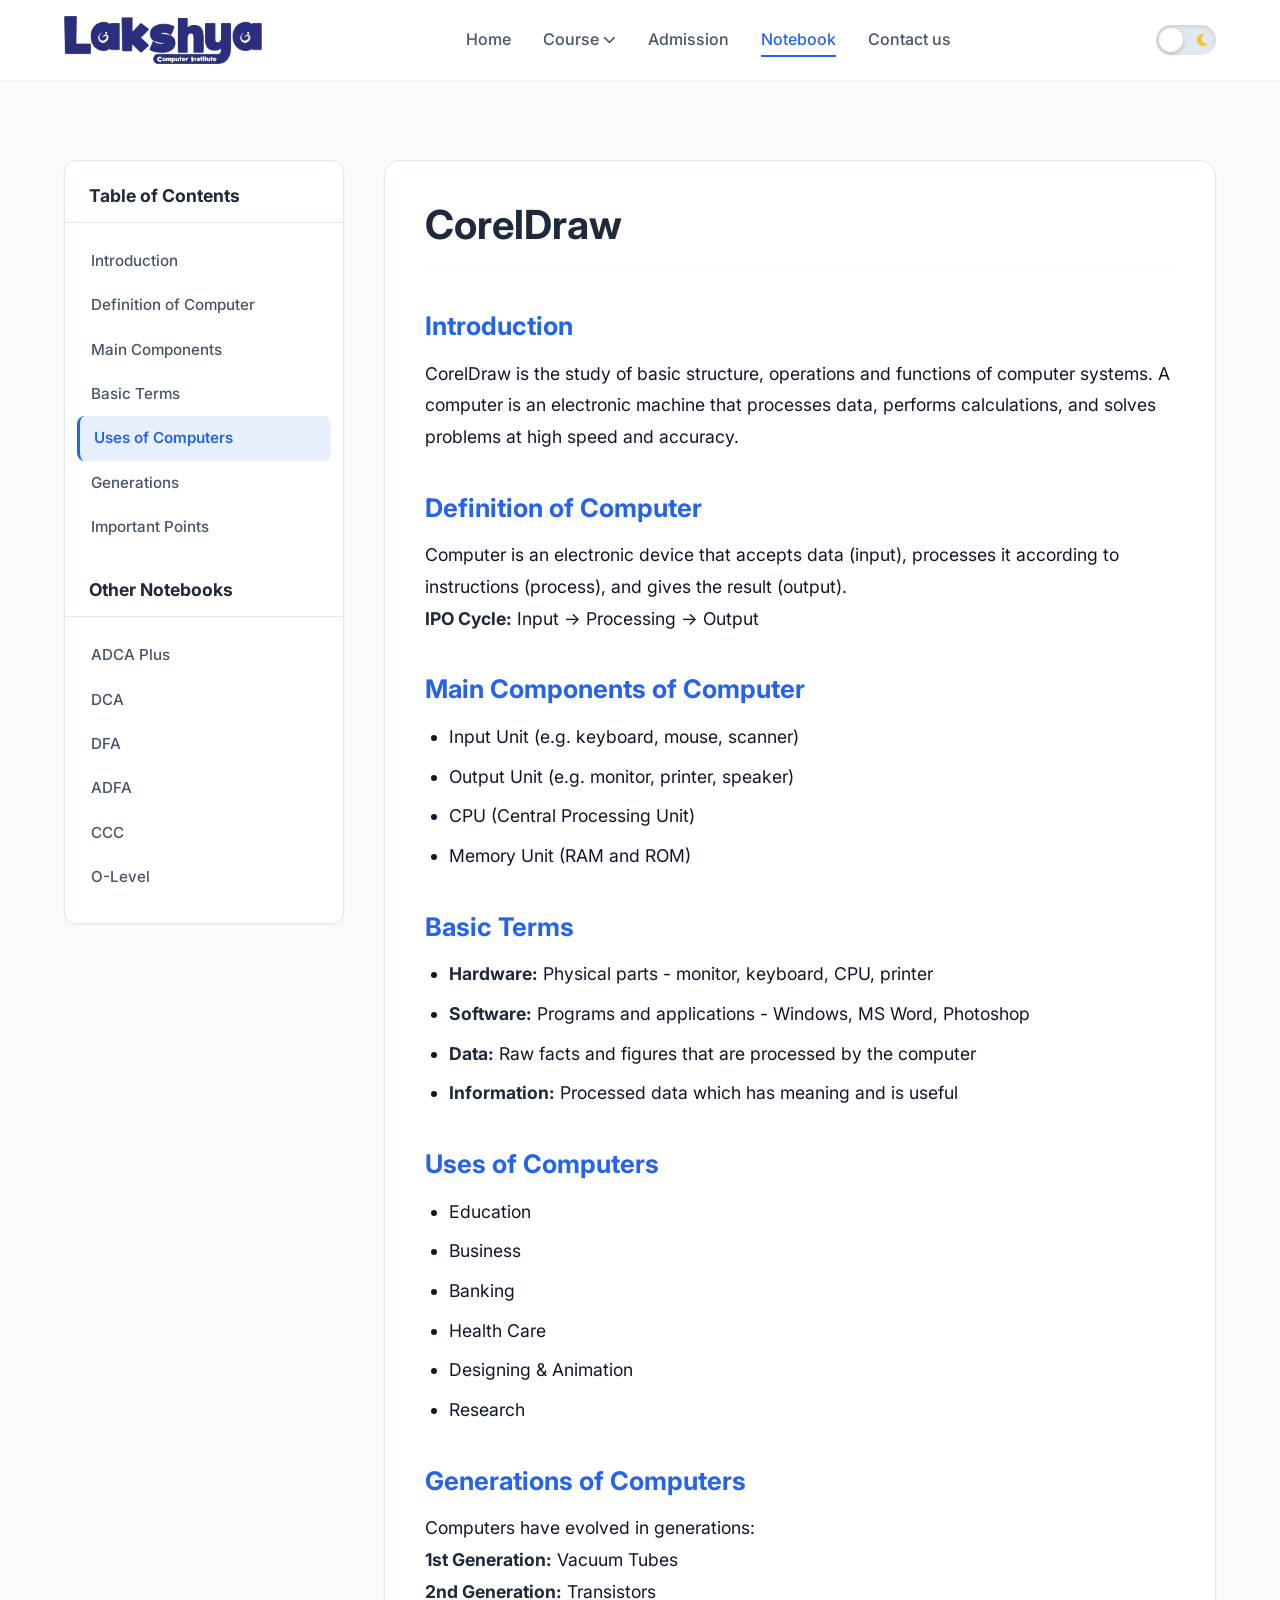
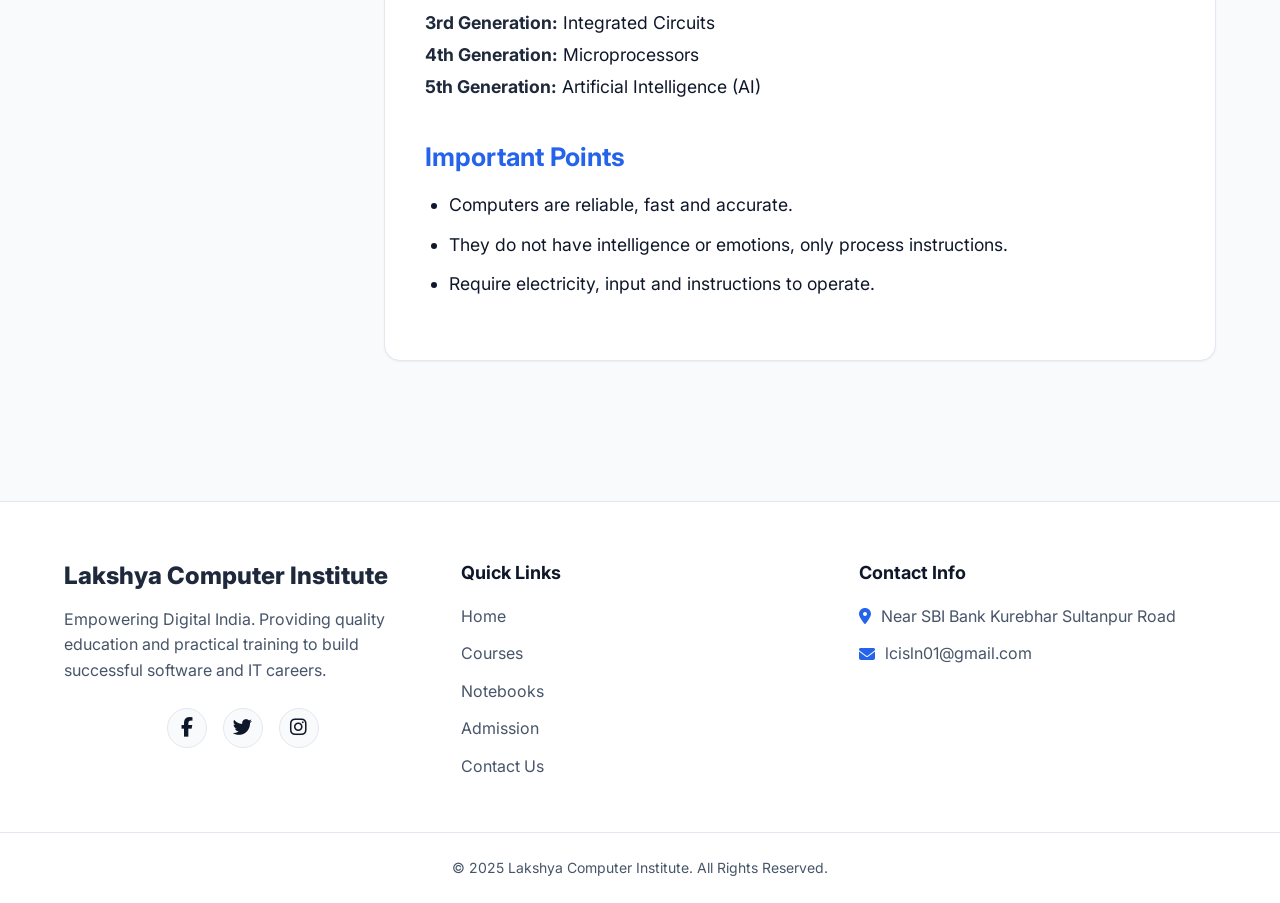
<file: coreldraw.html>
<!DOCTYPE html>
<html lang="en">

<head>
  <meta charset="UTF-8" />
  <title>CorelDraw - Lakshya Computer Institute</title>
  <meta name="viewport" content="width=device-width, initial-scale=1.0" />
  <link rel="icon" type="image/png" href="img/fevicon.png">
  <link rel="stylesheet" href="assets/css/style.css">
  <link rel="stylesheet" href="https://cdnjs.cloudflare.com/ajax/libs/font-awesome/6.4.0/css/all.min.css">
  <style>
    .notes-layout {
      display: flex;
      gap: 40px;
      position: relative;
      align-items: flex-start;
    }

    /* Sidebar Toggle for Mobile */
    .sidebar-toggle {
      display: none;
      width: 100%;
      background-color: var(--primary-color);
      color: #fff;
      padding: 14px 20px;
      border: none;
      border-radius: var(--border-radius-sm);
      font-size: 1.1rem;
      font-weight: 600;
      cursor: pointer;
      margin-bottom: 20px;
      justify-content: space-between;
      align-items: center;
    }

    /* Sidebar Styling */
    .notes-sidebar {
      width: 280px;
      flex-shrink: 0;
      background-color: var(--surface-color);
      border-radius: var(--border-radius-md);
      border: 1px solid var(--border-color);
      padding: 24px 0;
      position: sticky;
      top: 100px;
      height: max-content;
      max-height: calc(100vh - 120px);
      overflow-y: auto;
      box-shadow: var(--shadow-sm);
      z-index: 10;
    }

    .sidebar-header {
      padding: 0 24px 16px 24px;
      border-bottom: 1px solid var(--border-color);
      margin-bottom: 16px;
    }

    .sidebar-header h3 {
      font-size: 1.1rem;
      color: var(--primary-color);
      margin: 0;
    }

    .toc-list {
      list-style: none;
      padding: 0 12px;
    }

    .toc-list li a {
      display: block;
      padding: 10px 14px;
      color: var(--text-secondary);
      border-radius: var(--border-radius-sm);
      font-size: 0.95rem;
      font-weight: 500;
      transition: all var(--transition-fast);
      text-decoration: none;
    }

    .toc-list li a:hover {
      background-color: var(--bg-color);
      color: var(--accent-color);
    }

    .toc-list li a.active {
      background-color: rgba(37, 99, 235, 0.1);
      color: var(--accent-color);
      font-weight: 600;
      border-left: 3px solid var(--accent-color);
    }

    /* Reading Content Area */
    .notes-content {
      flex: 1;
      background-color: var(--surface-color);
      border-radius: var(--border-radius-lg);
      padding: 40px;
      border: 1px solid var(--border-color);
      box-shadow: var(--shadow-sm);
    }

    .notes-content h1 {
      font-size: 2.5rem;
      color: var(--primary-color);
      margin-bottom: 30px;
      padding-bottom: 20px;
      border-bottom: 2px solid var(--bg-color);
    }

    .notes-content h2 {
      font-size: 1.6rem;
      color: var(--accent-color);
      margin-top: 40px;
      margin-bottom: 16px;
      scroll-margin-top: 100px;
      /* Offset for sticky nav */
    }

    .notes-content p,
    .notes-content ul {
      font-size: 1.1rem;
      line-height: 1.8;
      color: var(--text-primary);
      margin-bottom: 20px;
      max-width: 80ch;
      /* Optimal reading width */
    }

    .notes-content ul {
      padding-left: 24px;
    }

    .notes-content li {
      margin-bottom: 8px;
    }

    .notes-content strong {
      color: var(--primary-color);
      font-weight: 700;
    }

    @media (max-width: 992px) {
      .notes-layout {
        flex-direction: column;
      }

      .sidebar-toggle {
        display: flex;
      }

      .notes-sidebar {
        width: 100%;
        position: static;
        max-height: none;
        display: none;
      }

      .notes-sidebar.show {
        display: block;
      }

      .notes-content {
        padding: 30px 20px;
      }

      .notes-content h1 {
        font-size: 2rem;
      }
    }
  </style>
</head>

<body>
  <!-- Page Loader -->
  <div id="page-loader" class="page-loader">
    <div class="spinner"></div>
  </div>

  <!-- Header -->
  <header>
    <div class="container navbar">
      <div class="nav-brand">
        <a href="index.html">
          <img src="img/logo.png" alt="Lakshya Logo" class="logo-img" />
        </a>
      </div>

      <nav class="nav-menu" id="nav-menu">
        <a href="index.html" class="nav-link">Home</a>
        <div class="dropdown">
          <a href="#" class="nav-link dropdown-toggle" id="dropdownBtn">Course <i class="fas fa-chevron-down"></i></a>
          <div class="dropdown-menu">
            <a href="Course.html" class="dropdown-item">Basic Course</a>
            <a href="Course.html" class="dropdown-item">Intermediate Course</a>
            <a href="Course.html" class="dropdown-item">Advance Course</a>
          </div>
        </div>
        <a href="admission.html" class="nav-link">Admission</a>
        <a href="Notebook.html" class="nav-link active">Notebook</a>
        <a href="contact.html" class="nav-link">Contact us</a>
      </nav>

      <div class="nav-actions">
        <button id="theme-toggle" class="animated-theme-toggle" aria-label="Toggle Dark Mode">
          <div class="toggle-track">
            <i class="fas fa-sun icon-sun"></i>
            <i class="fas fa-moon icon-moon"></i>
            <div class="toggle-thumb"></div>
          </div>
        </button>
        <button id="mobile-menu-btn" class="mobile-menu-btn" aria-label="Toggle Mobile Menu">
          <i class="fas fa-bars"></i>
        </button>
      </div>
    </div>
  </header>

  <!-- Notes Section -->
  <section class="section-padding" style="background-color: var(--bg-color);">
    <div class="container">

      <button class="sidebar-toggle" id="sidebarToggle">
        <span>Table of Contents</span> <i class="fas fa-chevron-down"></i>
      </button>

      <div class="notes-layout">
        <!-- Sticky Sidebar -->
        <aside class="notes-sidebar" id="notesSidebar">
          <div class="sidebar-header">
            <h3>Table of Contents</h3>
          </div>
          <ul class="toc-list" id="tocList">
            <li><a href="#intro" class="toc-link">Introduction</a></li>
            <li><a href="#definition" class="toc-link">Definition of Computer</a></li>
            <li><a href="#components" class="toc-link">Main Components</a></li>
            <li><a href="#terms" class="toc-link">Basic Terms</a></li>
            <li><a href="#uses" class="toc-link">Uses of Computers</a></li>
            <li><a href="#generations" class="toc-link">Generations</a></li>
            <li><a href="#points" class="toc-link">Important Points</a></li>
          </ul>

          <div class="sidebar-header" style="margin-top: 30px;">
            <h3>Other Notebooks</h3>
          </div>
          <ul class="toc-list">
            <li><a href="Course.html">ADCA Plus</a></li>
            <li><a href="Course.html">DCA</a></li>
            <li><a href="Course.html">DFA</a></li>
            <li><a href="Course.html">ADFA</a></li>
            <li><a href="Course.html">CCC</a></li>
            <li><a href="Course.html">O-Level</a></li>
          </ul>
        </aside>

        <!-- Main Content -->
        <div class="notes-content reveal">
          <h1>CorelDraw</h1>

          <h2 id="intro" class="scroll-target">Introduction</h2>
          <p>
            CorelDraw is the study of basic structure, operations and functions of computer systems. A
            computer is an electronic machine that processes data, performs calculations, and solves problems at high
            speed and accuracy.
          </p>

          <h2 id="definition" class="scroll-target">Definition of Computer</h2>
          <p>
            Computer is an electronic device that accepts data (input), processes it according to instructions
            (process),
            and gives the result (output). <br>
            <strong>IPO Cycle:</strong> Input &rarr; Processing &rarr; Output
          </p>

          <h2 id="components" class="scroll-target">Main Components of Computer</h2>
          <ul>
            <li>Input Unit (e.g. keyboard, mouse, scanner)</li>
            <li>Output Unit (e.g. monitor, printer, speaker)</li>
            <li>CPU (Central Processing Unit)</li>
            <li>Memory Unit (RAM and ROM)</li>
          </ul>

          <h2 id="terms" class="scroll-target">Basic Terms</h2>
          <ul>
            <li><strong>Hardware:</strong> Physical parts - monitor, keyboard, CPU, printer</li>
            <li><strong>Software:</strong> Programs and applications - Windows, MS Word, Photoshop</li>
            <li><strong>Data:</strong> Raw facts and figures that are processed by the computer</li>
            <li><strong>Information:</strong> Processed data which has meaning and is useful</li>
          </ul>

          <h2 id="uses" class="scroll-target">Uses of Computers</h2>
          <ul>
            <li>Education</li>
            <li>Business</li>
            <li>Banking</li>
            <li>Health Care</li>
            <li>Designing &amp; Animation</li>
            <li>Research</li>
          </ul>

          <h2 id="generations" class="scroll-target">Generations of Computers</h2>
          <p>
            Computers have evolved in generations: <br>
            <strong>1st Generation:</strong> Vacuum Tubes <br>
            <strong>2nd Generation:</strong> Transistors <br>
            <strong>3rd Generation:</strong> Integrated Circuits <br>
            <strong>4th Generation:</strong> Microprocessors <br>
            <strong>5th Generation:</strong> Artificial Intelligence (AI)
          </p>

          <h2 id="points" class="scroll-target">Important Points</h2>
          <ul>
            <li>Computers are reliable, fast and accurate.</li>
            <li>They do not have intelligence or emotions, only process instructions.</li>
            <li>Require electricity, input and instructions to operate.</li>
          </ul>
        </div>
      </div>
    </div>
  </section>

  <!-- Footer -->
  <footer>
    <div class="container footer-content">
      <div class="footer-brand">
        <h3>Lakshya Computer Institute</h3>
        <p>Empowering Digital India. Providing quality education and practical training to build successful software and
          IT careers.</p>
        <div class="social-icons">
          <a href="https://facebook.com/lakshyacomputer" class="social-icon" target="_blank" rel="noopener"><i
              class="fab fa-facebook-f"></i></a>
          <a href="https://twitter.com/lakshyainstitute" class="social-icon" target="_blank" rel="noopener"><i
              class="fab fa-twitter"></i></a>
          <a href="https://instagram.com/lakshyacomputer" class="social-icon" target="_blank" rel="noopener"><i
              class="fab fa-instagram"></i></a>
        </div>
      </div>
      <div class="footer-links">
        <h4>Quick Links</h4>
        <ul>
          <li><a href="index.html">Home</a></li>
          <li><a href="Course.html">Courses</a></li>
          <li><a href="Notebook.html">Notebooks</a></li>
          <li><a href="admission.html">Admission</a></li>
          <li><a href="contact.html">Contact Us</a></li>
        </ul>
      </div>
      <div class="footer-links">
        <h4>Contact Info</h4>
        <ul style="color: var(--text-secondary);">
          <li style="display: flex; gap: 10px; align-items: flex-start;"><i class="fas fa-map-marker-alt"
              style="margin-top: 4px; color: var(--accent-color);"></i> Near SBI Bank Kurebhar Sultanpur Road</li>
          <li style="display: flex; gap: 10px; align-items: center;"><i class="fas fa-envelope"
              style="color: var(--accent-color);"></i> lcisln01@gmail.com</li>
        </ul>
      </div>
    </div>
    <div class="footer-bottom">
      &copy; 2025 Lakshya Computer Institute. All Rights Reserved.
    </div>
  </footer>

  <!-- Scroll to Top -->
  <button id="scroll-top-btn" class="scroll-top" aria-label="Scroll to top"><i class="fas fa-arrow-up"></i></button>

  <script src="assets/js/main.js"></script>
  <script>
    document.addEventListener('DOMContentLoaded', () => {
      // Mobile Sidebar Toggle
      const sidebarToggle = document.getElementById('sidebarToggle');
      const notesSidebar = document.getElementById('notesSidebar');
      const toggleIcon = sidebarToggle.querySelector('i');

      sidebarToggle.addEventListener('click', () => {
        notesSidebar.classList.toggle('show');
        if (notesSidebar.classList.contains('show')) {
          toggleIcon.classList.replace('fa-chevron-down', 'fa-chevron-up');
        } else {
          toggleIcon.classList.replace('fa-chevron-up', 'fa-chevron-down');
        }
      });

      // Table of Contents Highlight via Intersection Observer
      const sections = document.querySelectorAll('.scroll-target');
      const navLinks = document.querySelectorAll('.toc-link');

      const observerOptions = {
        root: null,
        rootMargin: '-20% 0px -70% 0px', // Trigger when heading reaches near top
        threshold: 0
      };

      const observer = new IntersectionObserver((entries) => {
        entries.forEach(entry => {
          if (entry.isIntersecting) {
            const id = entry.target.getAttribute('id');
            // Remove active from all
            navLinks.forEach(link => link.classList.remove('active'));
            // Add active to current
            const activeLink = document.querySelector(`.toc-link[href="#${id}"]`);
            if (activeLink) activeLink.classList.add('active');
          }
        });
      }, observerOptions);

      sections.forEach(section => {
        observer.observe(section);
      });

      // Smooth scroll for TOC links
      navLinks.forEach(link => {
        link.addEventListener('click', function (e) {
          e.preventDefault();
          const targetId = this.getAttribute('href').substring(1);
          const targetElement = document.getElementById(targetId);
          if (targetElement) {
            window.scrollTo({
              top: targetElement.offsetTop - 80, // Offset for fixed header
              behavior: 'smooth'
            });
            if (window.innerWidth <= 992) {
              notesSidebar.classList.remove('show');
              toggleIcon.classList.replace('fa-chevron-up', 'fa-chevron-down');
            }
          }
        });
      });
    });
  </script>
</body>

</html>
</file>
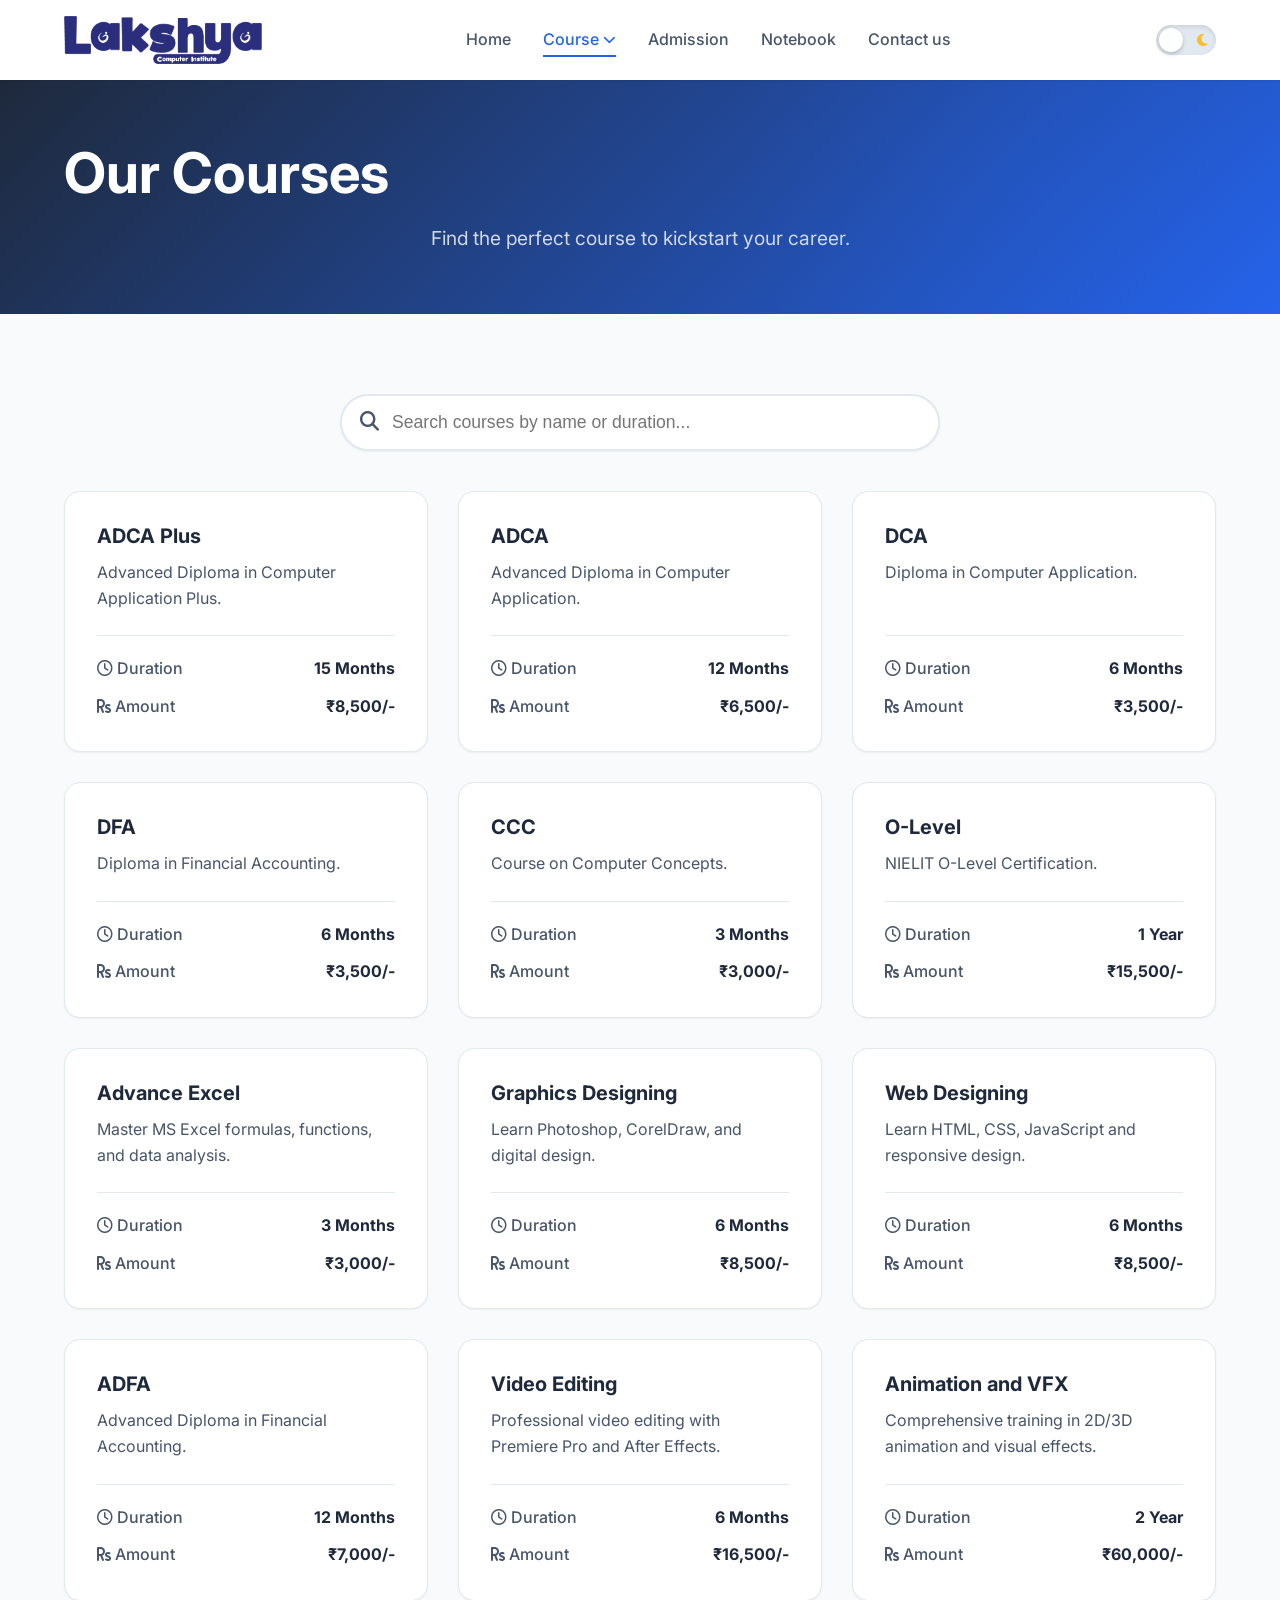
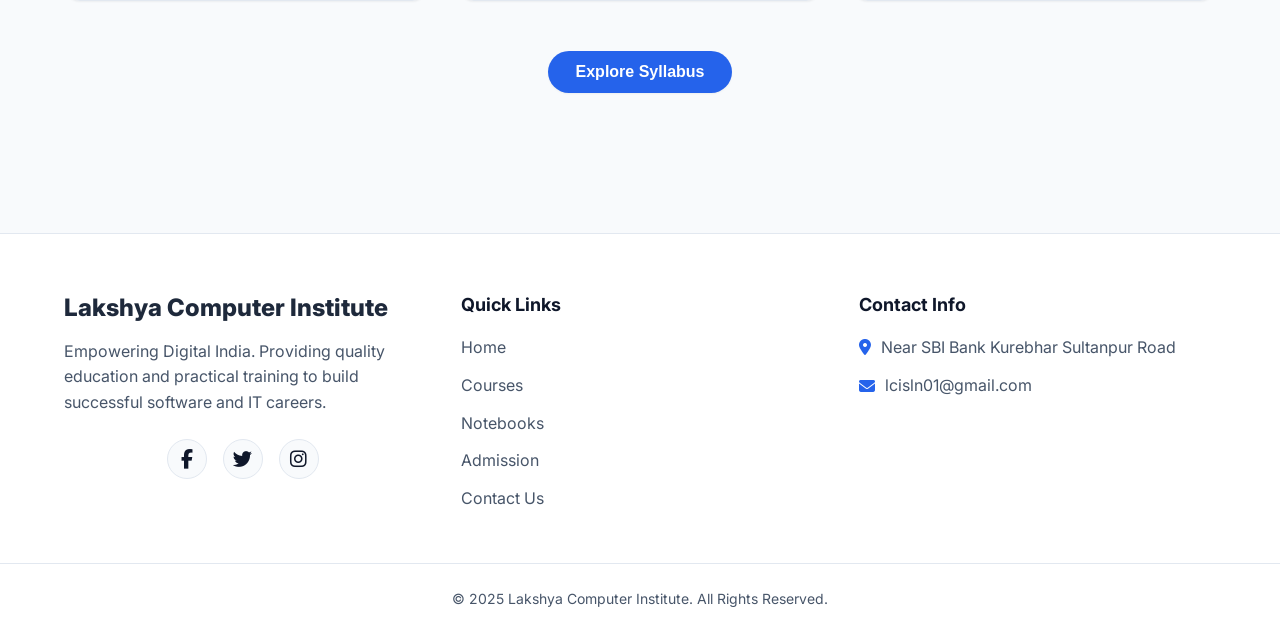
<file: Course.html>
<!DOCTYPE html>
<html lang="en">

<head>
  <meta charset="UTF-8" />
  <title>Courses - Lakshya Computer Institute</title>
  <meta name="viewport" content="width=device-width, initial-scale=1.0" />
  <link rel="icon" type="image/png" href="img/fevicon.png">
  <link rel="stylesheet" href="assets/css/style.css">
  <link rel="stylesheet" href="https://cdnjs.cloudflare.com/ajax/libs/font-awesome/6.4.0/css/all.min.css">
  <style>
    /* Course Specific Styles */
    .search-filter {
      max-width: 600px;
      margin: 0 auto 40px auto;
      position: relative;
    }

    .search-filter input {
      width: 100%;
      padding: 16px 24px 16px 50px;
      border-radius: 30px;
      border: 2px solid var(--border-color);
      font-size: 1.1rem;
      background-color: var(--surface-color);
      color: var(--text-primary);
      box-shadow: var(--shadow-sm);
      transition: all var(--transition-normal);
    }

    .search-filter input:focus {
      outline: none;
      border-color: var(--accent-color);
      box-shadow: 0 0 0 4px rgba(37, 99, 235, 0.1);
    }

    .search-filter i {
      position: absolute;
      left: 20px;
      top: 50%;
      transform: translateY(-50%);
      color: var(--text-secondary);
      font-size: 1.2rem;
    }

    .course-card {
      align-items: flex-start;
      height: 100%;
    }

    .course-meta {
      display: flex;
      flex-direction: column;
      gap: 12px;
      margin-top: auto;
      width: 100%;
      padding-top: 20px;
      border-top: 1px solid var(--border-color);
    }

    .meta-item {
      display: flex;
      justify-content: space-between;
      align-items: center;
      font-weight: 500;
      color: var(--text-secondary);
    }

    .meta-item span:last-child {
      color: var(--primary-color);
      font-weight: 700;
    }

    .no-results {
      text-align: center;
      padding: 40px;
      font-size: 1.2rem;
      color: var(--text-secondary);
      display: none;
      width: 100%;
      grid-column: 1 / -1;
    }
  </style>
</head>

<body>
  <!-- Page Loader -->
  <div id="page-loader" class="page-loader">
    <div class="spinner"></div>
  </div>

  <!-- Header -->
  <header>
    <div class="container navbar">
      <div class="nav-brand">
        <a href="index.html">
          <img src="img/logo.png" alt="Lakshya Logo" class="logo-img" />
        </a>
      </div>

      <nav class="nav-menu" id="nav-menu">
        <a href="index.html" class="nav-link">Home</a>
        <div class="dropdown">
          <a href="#" class="nav-link dropdown-toggle active" id="dropdownBtn">Course <i
              class="fas fa-chevron-down"></i></a>
          <div class="dropdown-menu">
            <a href="Course.html" class="dropdown-item">Basic Course</a>
            <a href="Course.html" class="dropdown-item">Intermediate Course</a>
            <a href="Course.html" class="dropdown-item">Advance Course</a>
          </div>
        </div>
        <a href="admission.html" class="nav-link">Admission</a>
        <a href="Notebook.html" class="nav-link">Notebook</a>
        <a href="contact.html" class="nav-link">Contact us</a>
      </nav>

      <div class="nav-actions">
        <button id="theme-toggle" class="animated-theme-toggle" aria-label="Toggle Dark Mode">
          <div class="toggle-track">
            <i class="fas fa-sun icon-sun"></i>
            <i class="fas fa-moon icon-moon"></i>
            <div class="toggle-thumb"></div>
          </div>
        </button>
        <button id="mobile-menu-btn" class="mobile-menu-btn" aria-label="Toggle Mobile Menu">
          <i class="fas fa-bars"></i>
        </button>
      </div>
    </div>
  </header>

  <!-- Hero Banner -->
  <section class="hero"
    style="padding: 60px 0; text-align: center; background: linear-gradient(135deg, var(--primary-color) 0%, var(--accent-color) 100%); color: #fff;">
    <div class="container">
      <h1 style="color: #fff; margin-bottom: 0;">Our Courses</h1>
      <p style="color: rgba(255,255,255,0.8); font-size: 1.2rem; margin-top: 16px;">Find the perfect course to kickstart
        your career.</p>
    </div>
  </section>

  <!-- Courses List Section -->
  <section class="section-padding">
    <div class="container">

      <!-- Search Filter -->
      <div class="search-filter reveal">
        <i class="fas fa-search"></i>
        <input type="text" id="courseSearch" placeholder="Search courses by name or duration...">
      </div>

      <div class="grid-3" id="courseGrid">
        <!-- Result empty state -->
        <div class="no-results" id="noResultsMsg">No courses found matching your search.</div>

        <!-- Course 1 -->
        <div class="card course-card reveal">
          <h3 class="card-title">ADCA Plus</h3>
          <p class="card-desc">Advanced Diploma in Computer Application Plus.</p>
          <div class="course-meta">
            <div class="meta-item">
              <span><i class="far fa-clock"></i> Duration</span>
              <span>15 Months</span>
            </div>
            <div class="meta-item">
              <span><i class="fas fa-rupee-sign"></i> Amount</span>
              <span>₹8,500/-</span>
            </div>
          </div>
        </div>

        <!-- Course 2 -->
        <div class="card course-card reveal">
          <h3 class="card-title">ADCA</h3>
          <p class="card-desc">Advanced Diploma in Computer Application.</p>
          <div class="course-meta">
            <div class="meta-item">
              <span><i class="far fa-clock"></i> Duration</span>
              <span>12 Months</span>
            </div>
            <div class="meta-item">
              <span><i class="fas fa-rupee-sign"></i> Amount</span>
              <span>₹6,500/-</span>
            </div>
          </div>
        </div>

        <!-- Course 3 -->
        <div class="card course-card reveal">
          <h3 class="card-title">DCA</h3>
          <p class="card-desc">Diploma in Computer Application.</p>
          <div class="course-meta">
            <div class="meta-item">
              <span><i class="far fa-clock"></i> Duration</span>
              <span>6 Months</span>
            </div>
            <div class="meta-item">
              <span><i class="fas fa-rupee-sign"></i> Amount</span>
              <span>₹3,500/-</span>
            </div>
          </div>
        </div>

        <!-- Course 4 -->
        <div class="card course-card reveal">
          <h3 class="card-title">DFA</h3>
          <p class="card-desc">Diploma in Financial Accounting.</p>
          <div class="course-meta">
            <div class="meta-item">
              <span><i class="far fa-clock"></i> Duration</span>
              <span>6 Months</span>
            </div>
            <div class="meta-item">
              <span><i class="fas fa-rupee-sign"></i> Amount</span>
              <span>₹3,500/-</span>
            </div>
          </div>
        </div>

        <!-- Course 5 -->
        <div class="card course-card reveal">
          <h3 class="card-title">CCC</h3>
          <p class="card-desc">Course on Computer Concepts.</p>
          <div class="course-meta">
            <div class="meta-item">
              <span><i class="far fa-clock"></i> Duration</span>
              <span>3 Months</span>
            </div>
            <div class="meta-item">
              <span><i class="fas fa-rupee-sign"></i> Amount</span>
              <span>₹3,000/-</span>
            </div>
          </div>
        </div>

        <!-- Course 6 -->
        <div class="card course-card reveal">
          <h3 class="card-title">O-Level</h3>
          <p class="card-desc">NIELIT O-Level Certification.</p>
          <div class="course-meta">
            <div class="meta-item">
              <span><i class="far fa-clock"></i> Duration</span>
              <span>1 Year</span>
            </div>
            <div class="meta-item">
              <span><i class="fas fa-rupee-sign"></i> Amount</span>
              <span>₹15,500/-</span>
            </div>
          </div>
        </div>

        <!-- Course 7 -->
        <div class="card course-card reveal">
          <h3 class="card-title">Advance Excel</h3>
          <p class="card-desc">Master MS Excel formulas, functions, and data analysis.</p>
          <div class="course-meta">
            <div class="meta-item">
              <span><i class="far fa-clock"></i> Duration</span>
              <span>3 Months</span>
            </div>
            <div class="meta-item">
              <span><i class="fas fa-rupee-sign"></i> Amount</span>
              <span>₹3,000/-</span>
            </div>
          </div>
        </div>

        <!-- Course 8 -->
        <div class="card course-card reveal">
          <h3 class="card-title">Graphics Designing</h3>
          <p class="card-desc">Learn Photoshop, CorelDraw, and digital design.</p>
          <div class="course-meta">
            <div class="meta-item">
              <span><i class="far fa-clock"></i> Duration</span>
              <span>6 Months</span>
            </div>
            <div class="meta-item">
              <span><i class="fas fa-rupee-sign"></i> Amount</span>
              <span>₹8,500/-</span>
            </div>
          </div>
        </div>

        <!-- Course 9 -->
        <div class="card course-card reveal">
          <h3 class="card-title">Web Designing</h3>
          <p class="card-desc">Learn HTML, CSS, JavaScript and responsive design.</p>
          <div class="course-meta">
            <div class="meta-item">
              <span><i class="far fa-clock"></i> Duration</span>
              <span>6 Months</span>
            </div>
            <div class="meta-item">
              <span><i class="fas fa-rupee-sign"></i> Amount</span>
              <span>₹8,500/-</span>
            </div>
          </div>
        </div>

        <!-- Course 10 -->
        <div class="card course-card reveal">
          <h3 class="card-title">ADFA</h3>
          <p class="card-desc">Advanced Diploma in Financial Accounting.</p>
          <div class="course-meta">
            <div class="meta-item">
              <span><i class="far fa-clock"></i> Duration</span>
              <span>12 Months</span>
            </div>
            <div class="meta-item">
              <span><i class="fas fa-rupee-sign"></i> Amount</span>
              <span>₹7,000/-</span>
            </div>
          </div>
        </div>

        <!-- Course 11 -->
        <div class="card course-card reveal">
          <h3 class="card-title">Video Editing</h3>
          <p class="card-desc">Professional video editing with Premiere Pro and After Effects.</p>
          <div class="course-meta">
            <div class="meta-item">
              <span><i class="far fa-clock"></i> Duration</span>
              <span>6 Months</span>
            </div>
            <div class="meta-item">
              <span><i class="fas fa-rupee-sign"></i> Amount</span>
              <span>₹16,500/-</span>
            </div>
          </div>
        </div>

        <!-- Course 12 -->
        <div class="card course-card reveal">
          <h3 class="card-title">Animation and VFX</h3>
          <p class="card-desc">Comprehensive training in 2D/3D animation and visual effects.</p>
          <div class="course-meta">
            <div class="meta-item">
              <span><i class="far fa-clock"></i> Duration</span>
              <span>2 Year</span>
            </div>
            <div class="meta-item">
              <span><i class="fas fa-rupee-sign"></i> Amount</span>
              <span>₹60,000/-</span>
            </div>
          </div>
        </div>

      </div>

      <div class="text-center" style="margin-top: 50px;">
        <button class="btn btn-primary"
          onclick="alert('Syllabus downloading functionality will be available soon.')">Explore Syllabus</button>
      </div>

    </div>
  </section>

  <!-- Footer -->
  <footer>
    <div class="container footer-content">
      <div class="footer-brand">
        <h3>Lakshya Computer Institute</h3>
        <p>Empowering Digital India. Providing quality education and practical training to build successful software and
          IT careers.</p>
        <div class="social-icons">
          <a href="https://facebook.com/lakshyacomputer" class="social-icon" target="_blank" rel="noopener"><i
              class="fab fa-facebook-f"></i></a>
          <a href="https://twitter.com/lakshyainstitute" class="social-icon" target="_blank" rel="noopener"><i
              class="fab fa-twitter"></i></a>
          <a href="https://instagram.com/lakshyacomputer" class="social-icon" target="_blank" rel="noopener"><i
              class="fab fa-instagram"></i></a>
        </div>
      </div>
      <div class="footer-links">
        <h4>Quick Links</h4>
        <ul>
          <li><a href="index.html">Home</a></li>
          <li><a href="Course.html">Courses</a></li>
          <li><a href="Notebook.html">Notebooks</a></li>
          <li><a href="admission.html">Admission</a></li>
          <li><a href="contact.html">Contact Us</a></li>
        </ul>
      </div>
      <div class="footer-links">
        <h4>Contact Info</h4>
        <ul style="color: var(--text-secondary);">
          <li style="display: flex; gap: 10px; align-items: flex-start;"><i class="fas fa-map-marker-alt"
              style="margin-top: 4px; color: var(--accent-color);"></i> Near SBI Bank Kurebhar Sultanpur Road</li>
          <li style="display: flex; gap: 10px; align-items: center;"><i class="fas fa-envelope"
              style="color: var(--accent-color);"></i> lcisln01@gmail.com</li>
        </ul>
      </div>
    </div>
    <div class="footer-bottom">
      &copy; 2025 Lakshya Computer Institute. All Rights Reserved.
    </div>
  </footer>

  <!-- Scroll to Top -->
  <button id="scroll-top-btn" class="scroll-top" aria-label="Scroll to top"><i class="fas fa-arrow-up"></i></button>

  <script src="assets/js/main.js"></script>
  <script>
    // Live Search Filter Logic
    document.addEventListener('DOMContentLoaded', () => {
      const searchInput = document.getElementById('courseSearch');
      const cards = document.querySelectorAll('.course-card');
      const noResultsMsg = document.getElementById('noResultsMsg');

      if (searchInput) {
        searchInput.addEventListener('input', function (e) {
          const query = e.target.value.toLowerCase().trim();
          let visibleCount = 0;

          cards.forEach(card => {
            const title = card.querySelector('.card-title').textContent.toLowerCase();
            const duration = card.querySelector('.meta-item:nth-child(1) span:last-child').textContent.toLowerCase();

            if (title.includes(query) || duration.includes(query)) {
              card.style.display = 'flex';
              visibleCount++;
            } else {
              card.style.display = 'none';
            }
          });

          if (visibleCount === 0) {
            noResultsMsg.style.display = 'block';
          } else {
            noResultsMsg.style.display = 'none';
          }
        });
      }
    });
  </script>
</body>

</html>
</file>
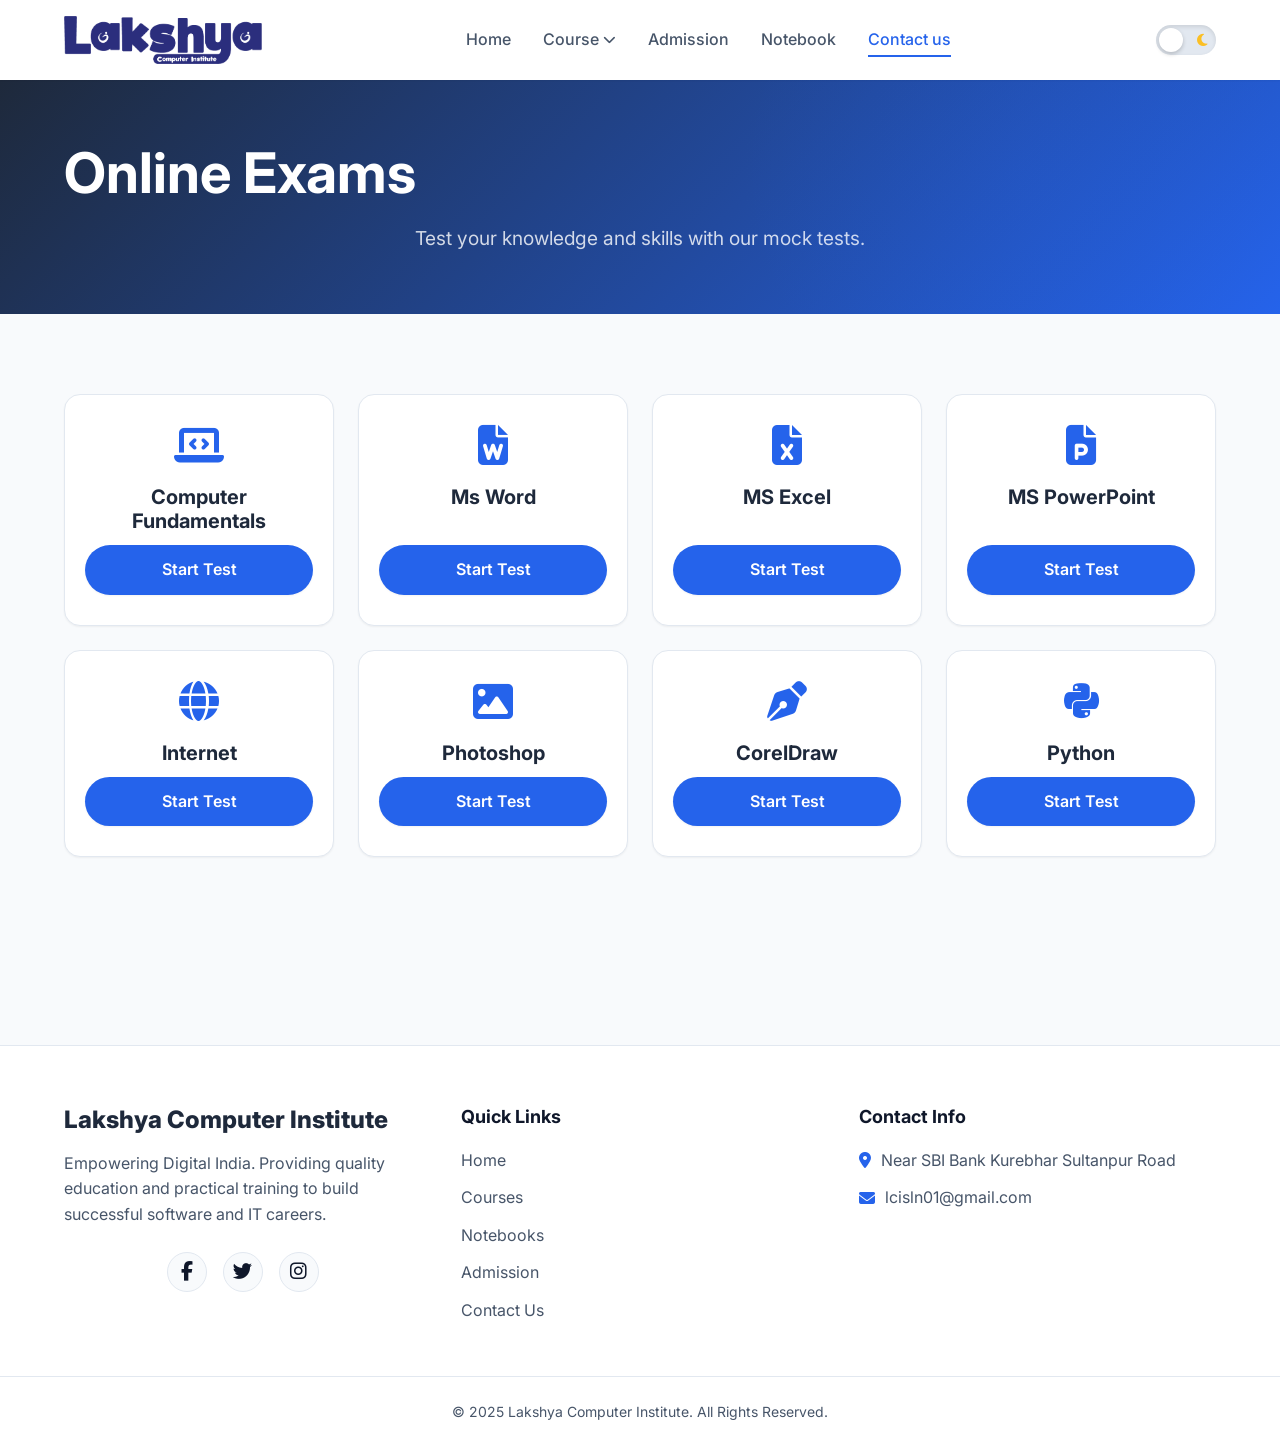
<file: exam.html>
<!DOCTYPE html>
<html lang="en">

<head>
  <meta charset="UTF-8" />
  <title>Online Exams - Lakshya Computer Institute</title>
  <meta name="viewport" content="width=device-width, initial-scale=1.0" />
  <link rel="icon" type="image/png" href="img/fevicon.png">
  <link rel="stylesheet" href="assets/css/style.css">
  <link rel="stylesheet" href="https://cdnjs.cloudflare.com/ajax/libs/font-awesome/6.4.0/css/all.min.css">
  <!-- Specific Styles (Inherited from global style.css) -->
  <style>
    .exam-card {
      text-align: center;
      padding: 30px 20px;
    }
  </style>
</head>

<body>
  <!-- Page Loader -->
  <div id="page-loader" class="page-loader">
    <div class="spinner"></div>
  </div>

  <!-- Header -->
  <header>
    <div class="container navbar">
      <div class="nav-brand">
        <a href="index.html">
          <img src="img/logo.png" alt="Lakshya Logo" class="logo-img" />
        </a>
      </div>

      <nav class="nav-menu" id="nav-menu">
        <a href="index.html" class="nav-link">Home</a>
        <div class="dropdown">
          <a href="#" class="nav-link dropdown-toggle" id="dropdownBtn">Course <i class="fas fa-chevron-down"></i></a>
          <div class="dropdown-menu">
            <a href="Course.html" class="dropdown-item">Basic Course</a>
            <a href="Course.html" class="dropdown-item">Intermediate Course</a>
            <a href="Course.html" class="dropdown-item">Advance Course</a>
          </div>
        </div>
        <a href="admission.html" class="nav-link">Admission</a>
        <a href="Notebook.html" class="nav-link">Notebook</a>
        <a href="contact.html" class="nav-link active">Contact us</a>
      </nav>

      <div class="nav-actions">
        <button id="theme-toggle" class="animated-theme-toggle" aria-label="Toggle Dark Mode">
          <div class="toggle-track">
            <i class="fas fa-sun icon-sun"></i>
            <i class="fas fa-moon icon-moon"></i>
            <div class="toggle-thumb"></div>
          </div>
        </button>
        <button id="mobile-menu-btn" class="mobile-menu-btn" aria-label="Toggle Mobile Menu">
          <i class="fas fa-bars"></i>
        </button>
      </div>
    </div>
  </header>

  <!-- Hero Banner -->
  <section class="hero"
    style="padding: 60px 0; text-align: center; background: linear-gradient(135deg, var(--primary-color) 0%, var(--accent-color) 100%); color: #fff;">
    <div class="container">
      <h1 style="color: #fff; margin-bottom: 0;">Online Exams</h1>
      <p style="color: rgba(255,255,255,0.8); font-size: 1.2rem; margin-top: 16px;">Test your knowledge and skills with
        our mock tests.</p>
    </div>
  </section>

  <section class="section-padding" style="background-color: var(--bg-color);">
    <div class="container">
      <div class="grid-4 mb-5">
        <div class="card exam-card reveal">
          <i class="fas fa-laptop-code card-icon"></i>
          <h4 class="card-title mb-3">Computer Fundamentals</h4>
          <a href="#" class="btn btn-primary" onclick="alert('Exam platform coming soon!')">Start Test</a>
        </div>
        <div class="card exam-card reveal" style="transition-delay: 0.1s;">
          <i class="fas fa-file-word card-icon"></i>
          <h4 class="card-title mb-3">Ms Word</h4>
          <a href="#" class="btn btn-primary" onclick="alert('Exam platform coming soon!')">Start Test</a>
        </div>
        <div class="card exam-card reveal" style="transition-delay: 0.2s;">
          <i class="fas fa-file-excel card-icon"></i>
          <h4 class="card-title mb-3">MS Excel</h4>
          <a href="#" class="btn btn-primary" onclick="alert('Exam platform coming soon!')">Start Test</a>
        </div>
        <div class="card exam-card reveal" style="transition-delay: 0.3s;">
          <i class="fas fa-file-powerpoint card-icon"></i>
          <h4 class="card-title mb-3">MS PowerPoint</h4>
          <a href="#" class="btn btn-primary" onclick="alert('Exam platform coming soon!')">Start Test</a>
        </div>
        <!-- Row 2 -->
        <div class="card exam-card reveal">
          <i class="fas fa-globe card-icon"></i>
          <h4 class="card-title mb-3">Internet</h4>
          <a href="#" class="btn btn-primary" onclick="alert('Exam platform coming soon!')">Start Test</a>
        </div>
        <div class="card exam-card reveal" style="transition-delay: 0.1s;">
          <i class="fas fa-image card-icon"></i>
          <h4 class="card-title mb-3">Photoshop</h4>
          <a href="#" class="btn btn-primary" onclick="alert('Exam platform coming soon!')">Start Test</a>
        </div>
        <div class="card exam-card reveal" style="transition-delay: 0.2s;">
          <i class="fas fa-pen-nib card-icon"></i>
          <h4 class="card-title mb-3">CorelDraw</h4>
          <a href="#" class="btn btn-primary" onclick="alert('Exam platform coming soon!')">Start Test</a>
        </div>
        <div class="card exam-card reveal" style="transition-delay: 0.3s;">
          <i class="fab fa-python card-icon"></i>
          <h4 class="card-title mb-3">Python</h4>
          <a href="#" class="btn btn-primary" onclick="alert('Exam platform coming soon!')">Start Test</a>
        </div>
      </div>
    </div>
  </section>

  <!-- Footer -->
  <footer>
    <div class="container footer-content">
      <div class="footer-brand">
        <h3>Lakshya Computer Institute</h3>
        <p>Empowering Digital India. Providing quality education and practical training to build successful software and
          IT careers.</p>
        <div class="social-icons">
          <a href="https://facebook.com/lakshyacomputer" class="social-icon" target="_blank" rel="noopener"><i
              class="fab fa-facebook-f"></i></a>
          <a href="https://twitter.com/lakshyainstitute" class="social-icon" target="_blank" rel="noopener"><i
              class="fab fa-twitter"></i></a>
          <a href="https://instagram.com/lakshyacomputer" class="social-icon" target="_blank" rel="noopener"><i
              class="fab fa-instagram"></i></a>
        </div>
      </div>
      <div class="footer-links">
        <h4>Quick Links</h4>
        <ul>
          <li><a href="index.html">Home</a></li>
          <li><a href="Course.html">Courses</a></li>
          <li><a href="Notebook.html">Notebooks</a></li>
          <li><a href="admission.html">Admission</a></li>
          <li><a href="contact.html">Contact Us</a></li>
        </ul>
      </div>
      <div class="footer-links">
        <h4>Contact Info</h4>
        <ul style="color: var(--text-secondary);">
          <li style="display: flex; gap: 10px; align-items: flex-start;"><i class="fas fa-map-marker-alt"
              style="margin-top: 4px; color: var(--accent-color);"></i> Near SBI Bank Kurebhar Sultanpur Road</li>
          <li style="display: flex; gap: 10px; align-items: center;"><i class="fas fa-envelope"
              style="color: var(--accent-color);"></i> lcisln01@gmail.com</li>
        </ul>
      </div>
    </div>
    <div class="footer-bottom">
      &copy; 2025 Lakshya Computer Institute. All Rights Reserved.
    </div>
  </footer>

  <!-- Scroll to Top -->
  <button id="scroll-top-btn" class="scroll-top" aria-label="Scroll to top"><i class="fas fa-arrow-up"></i></button>

  <script src="assets/js/main.js"></script>
  <script>
    // Modal functionality completely removed for Exam page
  </script>
</body>

</html>
</file>
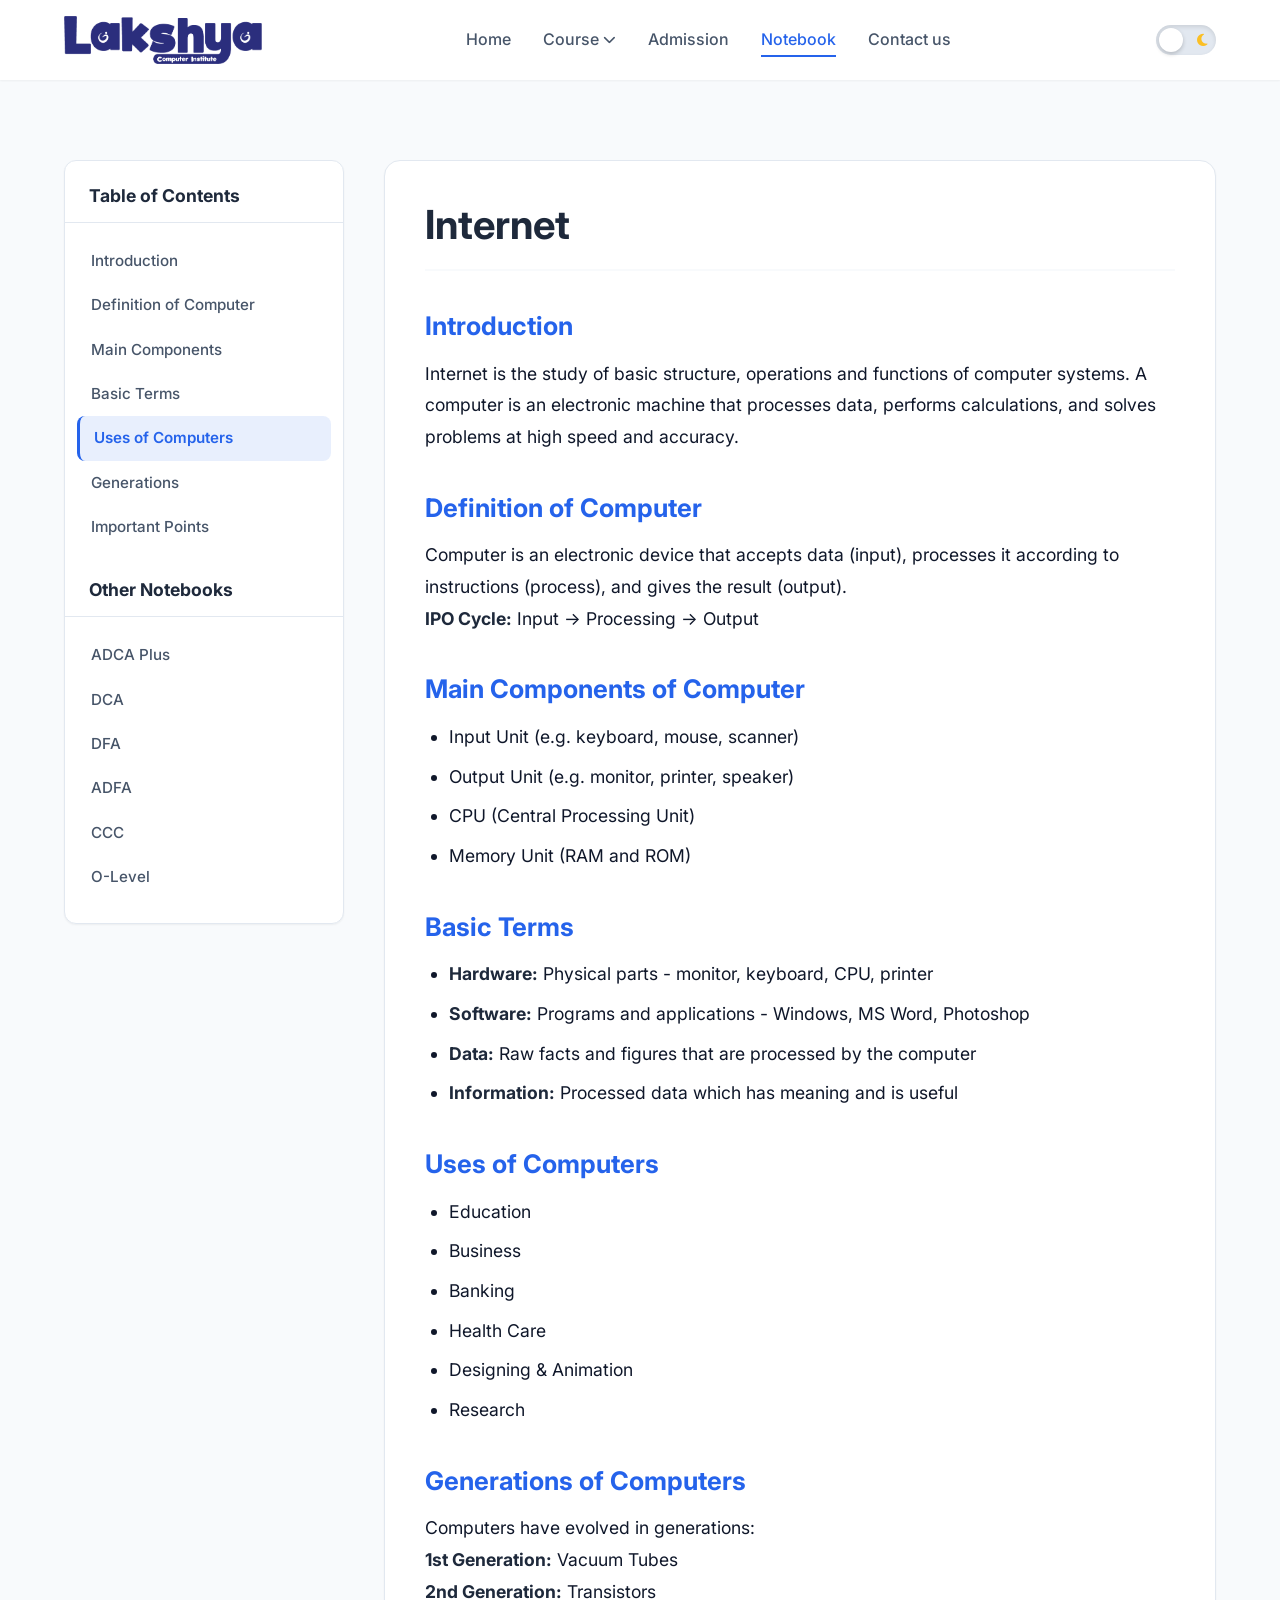
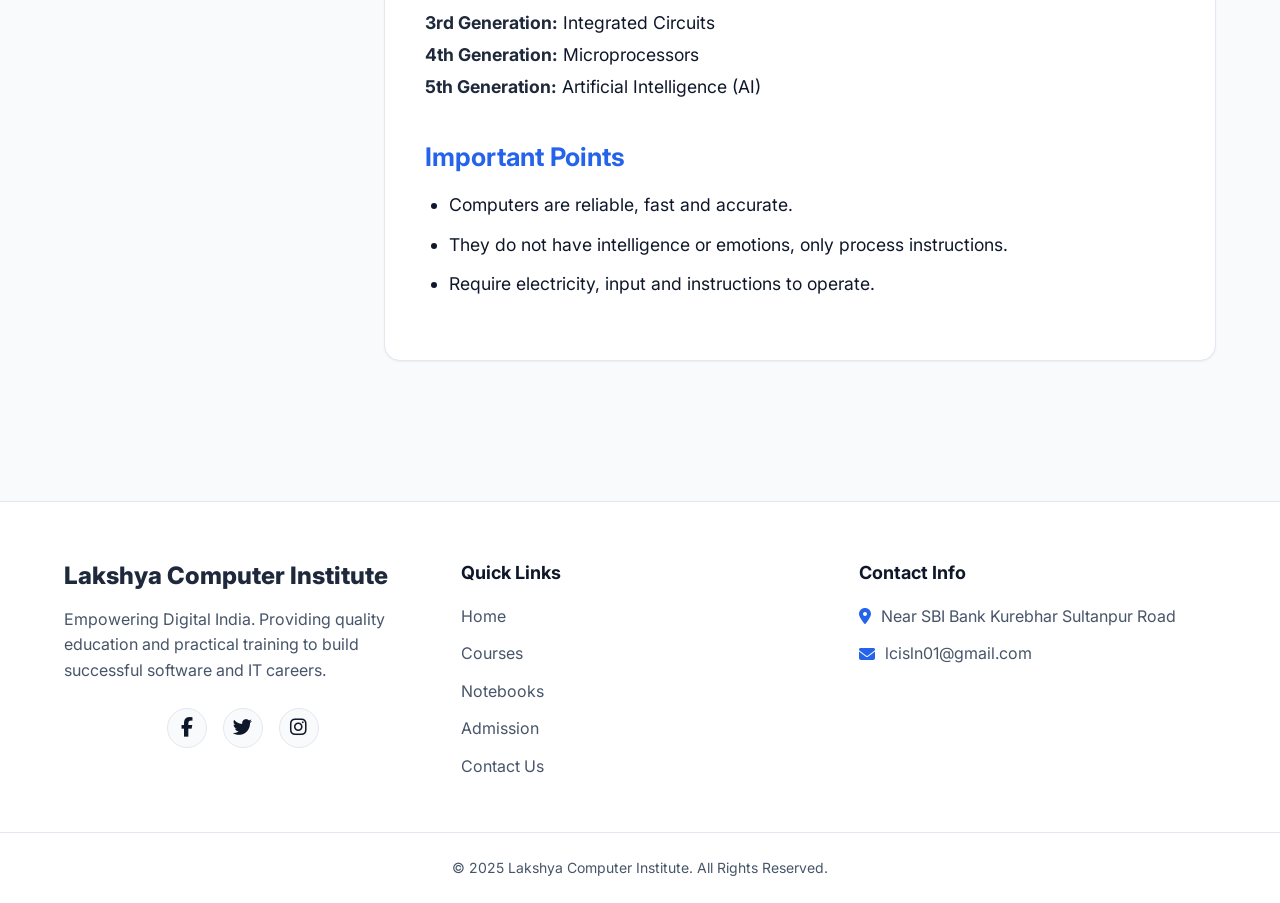
<file: internet.html>
<!DOCTYPE html>
<html lang="en">

<head>
  <meta charset="UTF-8" />
  <title>Internet - Lakshya Computer Institute</title>
  <meta name="viewport" content="width=device-width, initial-scale=1.0" />
  <link rel="icon" type="image/png" href="img/fevicon.png">
  <link rel="stylesheet" href="assets/css/style.css">
  <link rel="stylesheet" href="https://cdnjs.cloudflare.com/ajax/libs/font-awesome/6.4.0/css/all.min.css">
  <style>
    .notes-layout {
      display: flex;
      gap: 40px;
      position: relative;
      align-items: flex-start;
    }

    /* Sidebar Toggle for Mobile */
    .sidebar-toggle {
      display: none;
      width: 100%;
      background-color: var(--primary-color);
      color: #fff;
      padding: 14px 20px;
      border: none;
      border-radius: var(--border-radius-sm);
      font-size: 1.1rem;
      font-weight: 600;
      cursor: pointer;
      margin-bottom: 20px;
      justify-content: space-between;
      align-items: center;
    }

    /* Sidebar Styling */
    .notes-sidebar {
      width: 280px;
      flex-shrink: 0;
      background-color: var(--surface-color);
      border-radius: var(--border-radius-md);
      border: 1px solid var(--border-color);
      padding: 24px 0;
      position: sticky;
      top: 100px;
      height: max-content;
      max-height: calc(100vh - 120px);
      overflow-y: auto;
      box-shadow: var(--shadow-sm);
      z-index: 10;
    }

    .sidebar-header {
      padding: 0 24px 16px 24px;
      border-bottom: 1px solid var(--border-color);
      margin-bottom: 16px;
    }

    .sidebar-header h3 {
      font-size: 1.1rem;
      color: var(--primary-color);
      margin: 0;
    }

    .toc-list {
      list-style: none;
      padding: 0 12px;
    }

    .toc-list li a {
      display: block;
      padding: 10px 14px;
      color: var(--text-secondary);
      border-radius: var(--border-radius-sm);
      font-size: 0.95rem;
      font-weight: 500;
      transition: all var(--transition-fast);
      text-decoration: none;
    }

    .toc-list li a:hover {
      background-color: var(--bg-color);
      color: var(--accent-color);
    }

    .toc-list li a.active {
      background-color: rgba(37, 99, 235, 0.1);
      color: var(--accent-color);
      font-weight: 600;
      border-left: 3px solid var(--accent-color);
    }

    /* Reading Content Area */
    .notes-content {
      flex: 1;
      background-color: var(--surface-color);
      border-radius: var(--border-radius-lg);
      padding: 40px;
      border: 1px solid var(--border-color);
      box-shadow: var(--shadow-sm);
    }

    .notes-content h1 {
      font-size: 2.5rem;
      color: var(--primary-color);
      margin-bottom: 30px;
      padding-bottom: 20px;
      border-bottom: 2px solid var(--bg-color);
    }

    .notes-content h2 {
      font-size: 1.6rem;
      color: var(--accent-color);
      margin-top: 40px;
      margin-bottom: 16px;
      scroll-margin-top: 100px;
      /* Offset for sticky nav */
    }

    .notes-content p,
    .notes-content ul {
      font-size: 1.1rem;
      line-height: 1.8;
      color: var(--text-primary);
      margin-bottom: 20px;
      max-width: 80ch;
      /* Optimal reading width */
    }

    .notes-content ul {
      padding-left: 24px;
    }

    .notes-content li {
      margin-bottom: 8px;
    }

    .notes-content strong {
      color: var(--primary-color);
      font-weight: 700;
    }

    @media (max-width: 992px) {
      .notes-layout {
        flex-direction: column;
      }

      .sidebar-toggle {
        display: flex;
      }

      .notes-sidebar {
        width: 100%;
        position: static;
        max-height: none;
        display: none;
      }

      .notes-sidebar.show {
        display: block;
      }

      .notes-content {
        padding: 30px 20px;
      }

      .notes-content h1 {
        font-size: 2rem;
      }
    }
  </style>
</head>

<body>
  <!-- Page Loader -->
  <div id="page-loader" class="page-loader">
    <div class="spinner"></div>
  </div>

  <!-- Header -->
  <header>
    <div class="container navbar">
      <div class="nav-brand">
        <a href="index.html">
          <img src="img/logo.png" alt="Lakshya Logo" class="logo-img" />
        </a>
      </div>

      <nav class="nav-menu" id="nav-menu">
        <a href="index.html" class="nav-link">Home</a>
        <div class="dropdown">
          <a href="#" class="nav-link dropdown-toggle" id="dropdownBtn">Course <i class="fas fa-chevron-down"></i></a>
          <div class="dropdown-menu">
            <a href="Course.html" class="dropdown-item">Basic Course</a>
            <a href="Course.html" class="dropdown-item">Intermediate Course</a>
            <a href="Course.html" class="dropdown-item">Advance Course</a>
          </div>
        </div>
        <a href="admission.html" class="nav-link">Admission</a>
        <a href="Notebook.html" class="nav-link active">Notebook</a>
        <a href="contact.html" class="nav-link">Contact us</a>
      </nav>

      <div class="nav-actions">
        <button id="theme-toggle" class="animated-theme-toggle" aria-label="Toggle Dark Mode">
          <div class="toggle-track">
            <i class="fas fa-sun icon-sun"></i>
            <i class="fas fa-moon icon-moon"></i>
            <div class="toggle-thumb"></div>
          </div>
        </button>
        <button id="mobile-menu-btn" class="mobile-menu-btn" aria-label="Toggle Mobile Menu">
          <i class="fas fa-bars"></i>
        </button>
      </div>
    </div>
  </header>

  <!-- Notes Section -->
  <section class="section-padding" style="background-color: var(--bg-color);">
    <div class="container">

      <button class="sidebar-toggle" id="sidebarToggle">
        <span>Table of Contents</span> <i class="fas fa-chevron-down"></i>
      </button>

      <div class="notes-layout">
        <!-- Sticky Sidebar -->
        <aside class="notes-sidebar" id="notesSidebar">
          <div class="sidebar-header">
            <h3>Table of Contents</h3>
          </div>
          <ul class="toc-list" id="tocList">
            <li><a href="#intro" class="toc-link">Introduction</a></li>
            <li><a href="#definition" class="toc-link">Definition of Computer</a></li>
            <li><a href="#components" class="toc-link">Main Components</a></li>
            <li><a href="#terms" class="toc-link">Basic Terms</a></li>
            <li><a href="#uses" class="toc-link">Uses of Computers</a></li>
            <li><a href="#generations" class="toc-link">Generations</a></li>
            <li><a href="#points" class="toc-link">Important Points</a></li>
          </ul>

          <div class="sidebar-header" style="margin-top: 30px;">
            <h3>Other Notebooks</h3>
          </div>
          <ul class="toc-list">
            <li><a href="Course.html">ADCA Plus</a></li>
            <li><a href="Course.html">DCA</a></li>
            <li><a href="Course.html">DFA</a></li>
            <li><a href="Course.html">ADFA</a></li>
            <li><a href="Course.html">CCC</a></li>
            <li><a href="Course.html">O-Level</a></li>
          </ul>
        </aside>

        <!-- Main Content -->
        <div class="notes-content reveal">
          <h1>Internet</h1>

          <h2 id="intro" class="scroll-target">Introduction</h2>
          <p>
            Internet is the study of basic structure, operations and functions of computer systems. A
            computer is an electronic machine that processes data, performs calculations, and solves problems at high
            speed and accuracy.
          </p>

          <h2 id="definition" class="scroll-target">Definition of Computer</h2>
          <p>
            Computer is an electronic device that accepts data (input), processes it according to instructions
            (process),
            and gives the result (output). <br>
            <strong>IPO Cycle:</strong> Input &rarr; Processing &rarr; Output
          </p>

          <h2 id="components" class="scroll-target">Main Components of Computer</h2>
          <ul>
            <li>Input Unit (e.g. keyboard, mouse, scanner)</li>
            <li>Output Unit (e.g. monitor, printer, speaker)</li>
            <li>CPU (Central Processing Unit)</li>
            <li>Memory Unit (RAM and ROM)</li>
          </ul>

          <h2 id="terms" class="scroll-target">Basic Terms</h2>
          <ul>
            <li><strong>Hardware:</strong> Physical parts - monitor, keyboard, CPU, printer</li>
            <li><strong>Software:</strong> Programs and applications - Windows, MS Word, Photoshop</li>
            <li><strong>Data:</strong> Raw facts and figures that are processed by the computer</li>
            <li><strong>Information:</strong> Processed data which has meaning and is useful</li>
          </ul>

          <h2 id="uses" class="scroll-target">Uses of Computers</h2>
          <ul>
            <li>Education</li>
            <li>Business</li>
            <li>Banking</li>
            <li>Health Care</li>
            <li>Designing &amp; Animation</li>
            <li>Research</li>
          </ul>

          <h2 id="generations" class="scroll-target">Generations of Computers</h2>
          <p>
            Computers have evolved in generations: <br>
            <strong>1st Generation:</strong> Vacuum Tubes <br>
            <strong>2nd Generation:</strong> Transistors <br>
            <strong>3rd Generation:</strong> Integrated Circuits <br>
            <strong>4th Generation:</strong> Microprocessors <br>
            <strong>5th Generation:</strong> Artificial Intelligence (AI)
          </p>

          <h2 id="points" class="scroll-target">Important Points</h2>
          <ul>
            <li>Computers are reliable, fast and accurate.</li>
            <li>They do not have intelligence or emotions, only process instructions.</li>
            <li>Require electricity, input and instructions to operate.</li>
          </ul>
        </div>
      </div>
    </div>
  </section>

  <!-- Footer -->
  <footer>
    <div class="container footer-content">
      <div class="footer-brand">
        <h3>Lakshya Computer Institute</h3>
        <p>Empowering Digital India. Providing quality education and practical training to build successful software and
          IT careers.</p>
        <div class="social-icons">
          <a href="https://facebook.com/lakshyacomputer" class="social-icon" target="_blank" rel="noopener"><i
              class="fab fa-facebook-f"></i></a>
          <a href="https://twitter.com/lakshyainstitute" class="social-icon" target="_blank" rel="noopener"><i
              class="fab fa-twitter"></i></a>
          <a href="https://instagram.com/lakshyacomputer" class="social-icon" target="_blank" rel="noopener"><i
              class="fab fa-instagram"></i></a>
        </div>
      </div>
      <div class="footer-links">
        <h4>Quick Links</h4>
        <ul>
          <li><a href="index.html">Home</a></li>
          <li><a href="Course.html">Courses</a></li>
          <li><a href="Notebook.html">Notebooks</a></li>
          <li><a href="admission.html">Admission</a></li>
          <li><a href="contact.html">Contact Us</a></li>
        </ul>
      </div>
      <div class="footer-links">
        <h4>Contact Info</h4>
        <ul style="color: var(--text-secondary);">
          <li style="display: flex; gap: 10px; align-items: flex-start;"><i class="fas fa-map-marker-alt"
              style="margin-top: 4px; color: var(--accent-color);"></i> Near SBI Bank Kurebhar Sultanpur Road</li>
          <li style="display: flex; gap: 10px; align-items: center;"><i class="fas fa-envelope"
              style="color: var(--accent-color);"></i> lcisln01@gmail.com</li>
        </ul>
      </div>
    </div>
    <div class="footer-bottom">
      &copy; 2025 Lakshya Computer Institute. All Rights Reserved.
    </div>
  </footer>

  <!-- Scroll to Top -->
  <button id="scroll-top-btn" class="scroll-top" aria-label="Scroll to top"><i class="fas fa-arrow-up"></i></button>

  <script src="assets/js/main.js"></script>
  <script>
    document.addEventListener('DOMContentLoaded', () => {
      // Mobile Sidebar Toggle
      const sidebarToggle = document.getElementById('sidebarToggle');
      const notesSidebar = document.getElementById('notesSidebar');
      const toggleIcon = sidebarToggle.querySelector('i');

      sidebarToggle.addEventListener('click', () => {
        notesSidebar.classList.toggle('show');
        if (notesSidebar.classList.contains('show')) {
          toggleIcon.classList.replace('fa-chevron-down', 'fa-chevron-up');
        } else {
          toggleIcon.classList.replace('fa-chevron-up', 'fa-chevron-down');
        }
      });

      // Table of Contents Highlight via Intersection Observer
      const sections = document.querySelectorAll('.scroll-target');
      const navLinks = document.querySelectorAll('.toc-link');

      const observerOptions = {
        root: null,
        rootMargin: '-20% 0px -70% 0px', // Trigger when heading reaches near top
        threshold: 0
      };

      const observer = new IntersectionObserver((entries) => {
        entries.forEach(entry => {
          if (entry.isIntersecting) {
            const id = entry.target.getAttribute('id');
            // Remove active from all
            navLinks.forEach(link => link.classList.remove('active'));
            // Add active to current
            const activeLink = document.querySelector(`.toc-link[href="#${id}"]`);
            if (activeLink) activeLink.classList.add('active');
          }
        });
      }, observerOptions);

      sections.forEach(section => {
        observer.observe(section);
      });

      // Smooth scroll for TOC links
      navLinks.forEach(link => {
        link.addEventListener('click', function (e) {
          e.preventDefault();
          const targetId = this.getAttribute('href').substring(1);
          const targetElement = document.getElementById(targetId);
          if (targetElement) {
            window.scrollTo({
              top: targetElement.offsetTop - 80, // Offset for fixed header
              behavior: 'smooth'
            });
            if (window.innerWidth <= 992) {
              notesSidebar.classList.remove('show');
              toggleIcon.classList.replace('fa-chevron-up', 'fa-chevron-down');
            }
          }
        });
      });
    });
  </script>
</body>

</html>
</file>
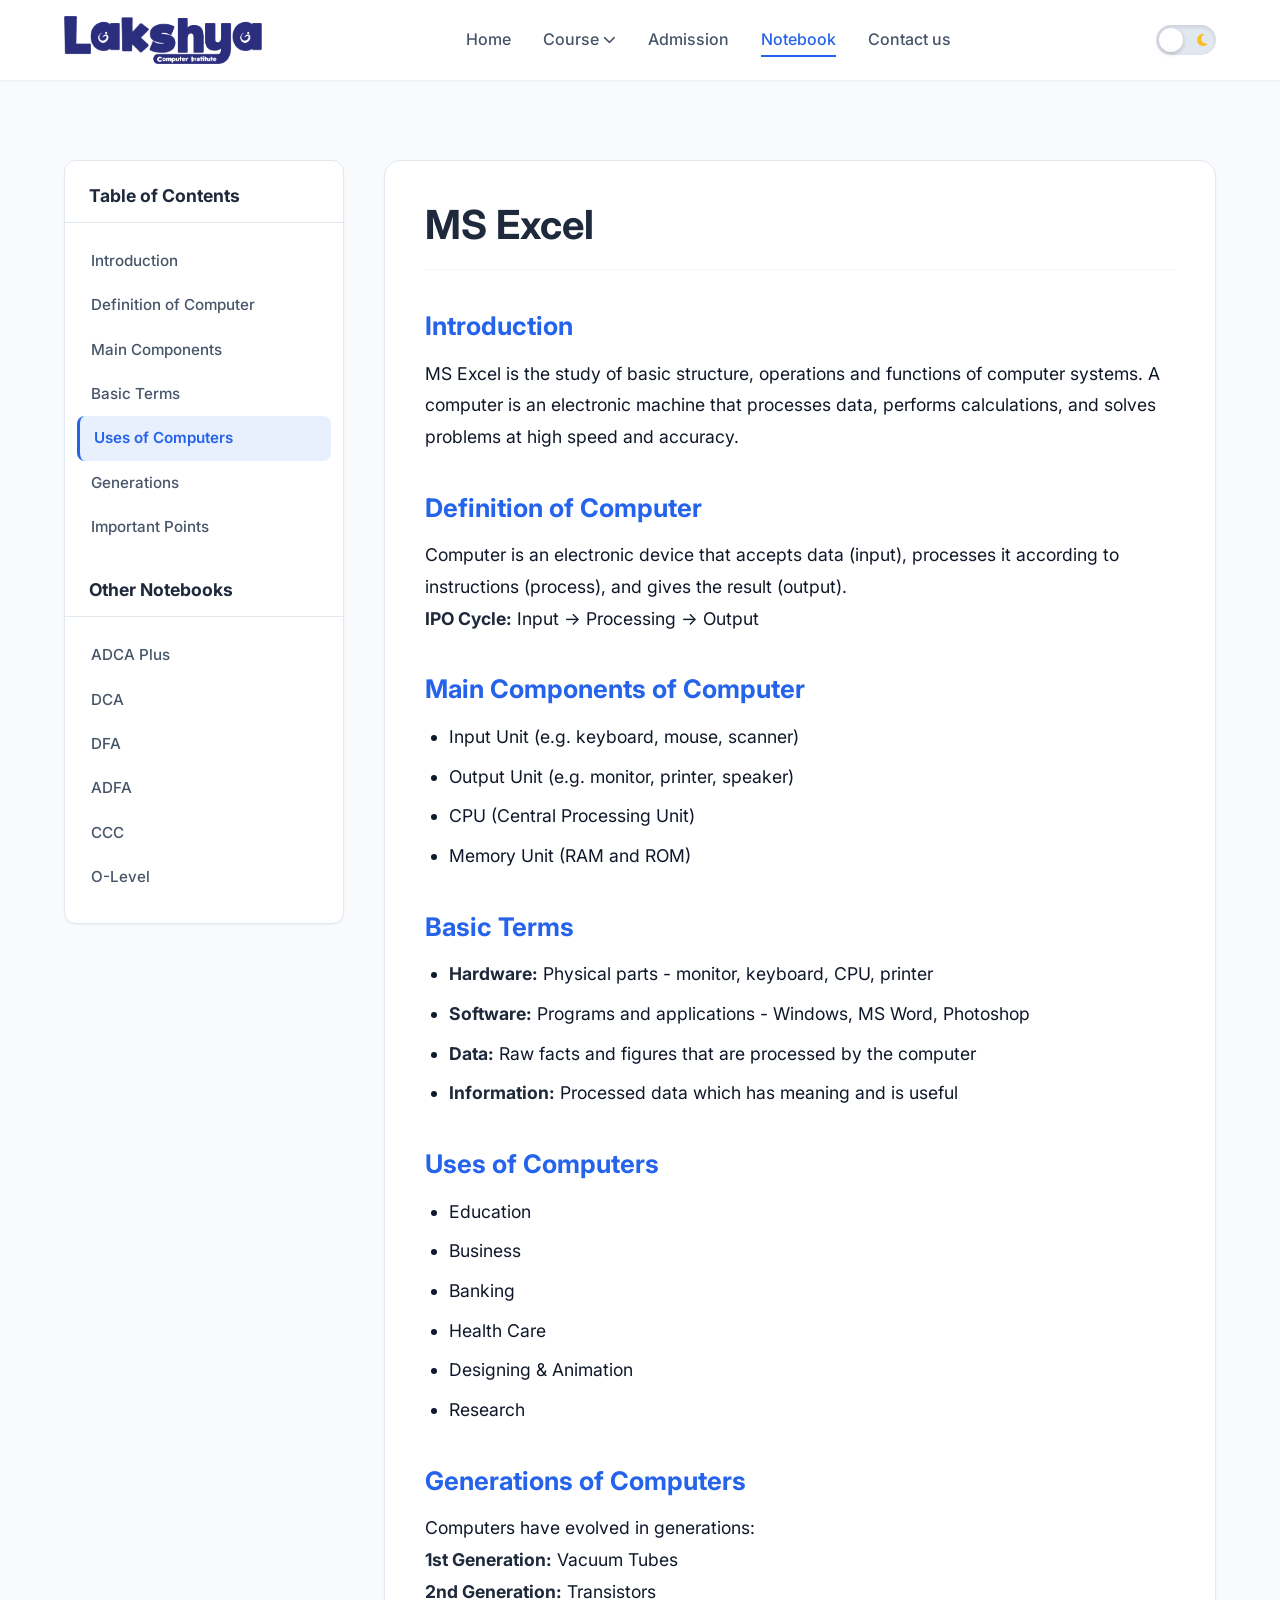
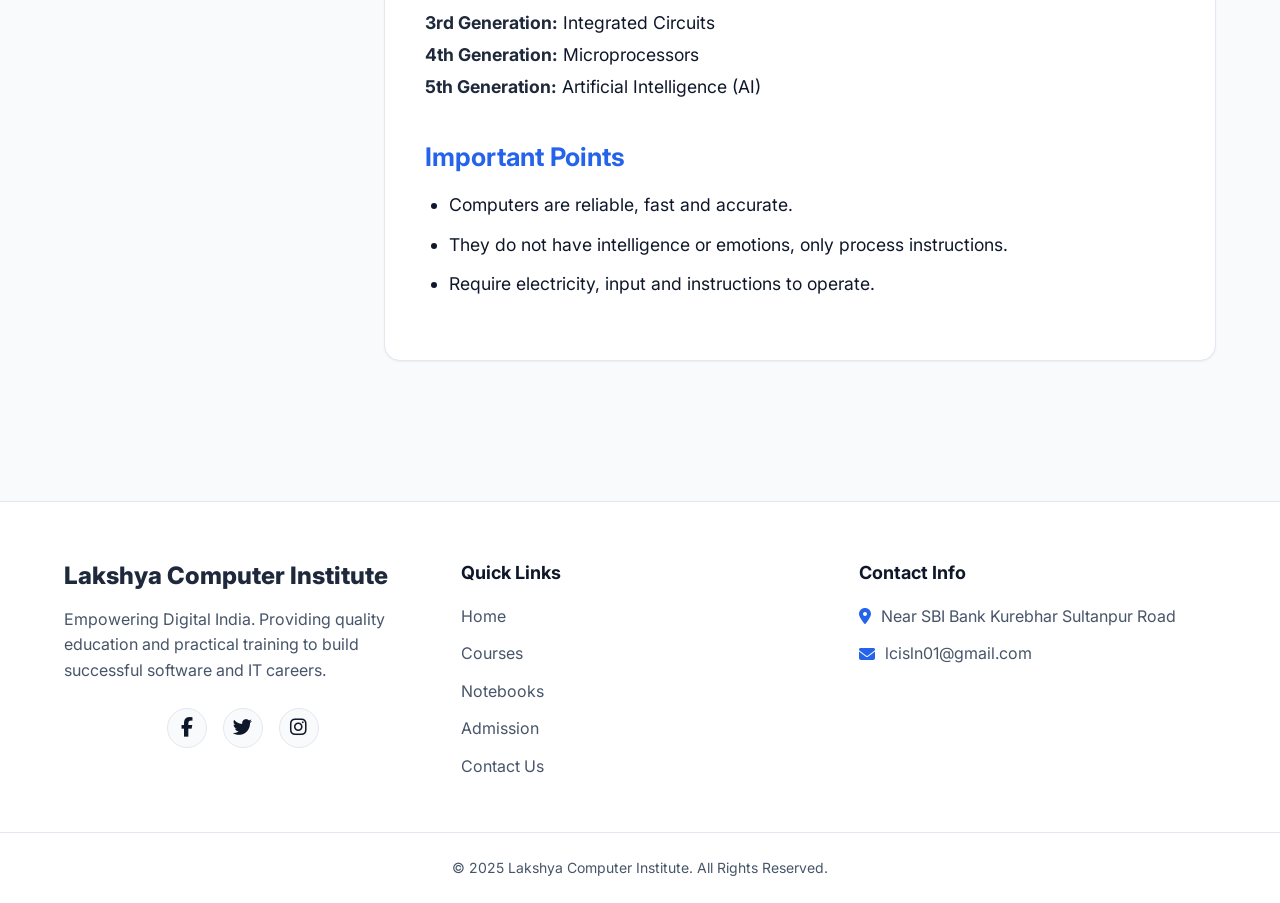
<file: ms_excel.html>
<!DOCTYPE html>
<html lang="en">

<head>
  <meta charset="UTF-8" />
  <title>MS Excel - Lakshya Computer Institute</title>
  <meta name="viewport" content="width=device-width, initial-scale=1.0" />
  <link rel="icon" type="image/png" href="img/fevicon.png">
  <link rel="stylesheet" href="assets/css/style.css">
  <link rel="stylesheet" href="https://cdnjs.cloudflare.com/ajax/libs/font-awesome/6.4.0/css/all.min.css">
  <style>
    .notes-layout {
      display: flex;
      gap: 40px;
      position: relative;
      align-items: flex-start;
    }

    /* Sidebar Toggle for Mobile */
    .sidebar-toggle {
      display: none;
      width: 100%;
      background-color: var(--primary-color);
      color: #fff;
      padding: 14px 20px;
      border: none;
      border-radius: var(--border-radius-sm);
      font-size: 1.1rem;
      font-weight: 600;
      cursor: pointer;
      margin-bottom: 20px;
      justify-content: space-between;
      align-items: center;
    }

    /* Sidebar Styling */
    .notes-sidebar {
      width: 280px;
      flex-shrink: 0;
      background-color: var(--surface-color);
      border-radius: var(--border-radius-md);
      border: 1px solid var(--border-color);
      padding: 24px 0;
      position: sticky;
      top: 100px;
      height: max-content;
      max-height: calc(100vh - 120px);
      overflow-y: auto;
      box-shadow: var(--shadow-sm);
      z-index: 10;
    }

    .sidebar-header {
      padding: 0 24px 16px 24px;
      border-bottom: 1px solid var(--border-color);
      margin-bottom: 16px;
    }

    .sidebar-header h3 {
      font-size: 1.1rem;
      color: var(--primary-color);
      margin: 0;
    }

    .toc-list {
      list-style: none;
      padding: 0 12px;
    }

    .toc-list li a {
      display: block;
      padding: 10px 14px;
      color: var(--text-secondary);
      border-radius: var(--border-radius-sm);
      font-size: 0.95rem;
      font-weight: 500;
      transition: all var(--transition-fast);
      text-decoration: none;
    }

    .toc-list li a:hover {
      background-color: var(--bg-color);
      color: var(--accent-color);
    }

    .toc-list li a.active {
      background-color: rgba(37, 99, 235, 0.1);
      color: var(--accent-color);
      font-weight: 600;
      border-left: 3px solid var(--accent-color);
    }

    /* Reading Content Area */
    .notes-content {
      flex: 1;
      background-color: var(--surface-color);
      border-radius: var(--border-radius-lg);
      padding: 40px;
      border: 1px solid var(--border-color);
      box-shadow: var(--shadow-sm);
    }

    .notes-content h1 {
      font-size: 2.5rem;
      color: var(--primary-color);
      margin-bottom: 30px;
      padding-bottom: 20px;
      border-bottom: 2px solid var(--bg-color);
    }

    .notes-content h2 {
      font-size: 1.6rem;
      color: var(--accent-color);
      margin-top: 40px;
      margin-bottom: 16px;
      scroll-margin-top: 100px;
      /* Offset for sticky nav */
    }

    .notes-content p,
    .notes-content ul {
      font-size: 1.1rem;
      line-height: 1.8;
      color: var(--text-primary);
      margin-bottom: 20px;
      max-width: 80ch;
      /* Optimal reading width */
    }

    .notes-content ul {
      padding-left: 24px;
    }

    .notes-content li {
      margin-bottom: 8px;
    }

    .notes-content strong {
      color: var(--primary-color);
      font-weight: 700;
    }

    @media (max-width: 992px) {
      .notes-layout {
        flex-direction: column;
      }

      .sidebar-toggle {
        display: flex;
      }

      .notes-sidebar {
        width: 100%;
        position: static;
        max-height: none;
        display: none;
      }

      .notes-sidebar.show {
        display: block;
      }

      .notes-content {
        padding: 30px 20px;
      }

      .notes-content h1 {
        font-size: 2rem;
      }
    }
  </style>
</head>

<body>
  <!-- Page Loader -->
  <div id="page-loader" class="page-loader">
    <div class="spinner"></div>
  </div>

  <!-- Header -->
  <header>
    <div class="container navbar">
      <div class="nav-brand">
        <a href="index.html">
          <img src="img/logo.png" alt="Lakshya Logo" class="logo-img" />
        </a>
      </div>

      <nav class="nav-menu" id="nav-menu">
        <a href="index.html" class="nav-link">Home</a>
        <div class="dropdown">
          <a href="#" class="nav-link dropdown-toggle" id="dropdownBtn">Course <i class="fas fa-chevron-down"></i></a>
          <div class="dropdown-menu">
            <a href="Course.html" class="dropdown-item">Basic Course</a>
            <a href="Course.html" class="dropdown-item">Intermediate Course</a>
            <a href="Course.html" class="dropdown-item">Advance Course</a>
          </div>
        </div>
        <a href="admission.html" class="nav-link">Admission</a>
        <a href="Notebook.html" class="nav-link active">Notebook</a>
        <a href="contact.html" class="nav-link">Contact us</a>
      </nav>

      <div class="nav-actions">
        <button id="theme-toggle" class="animated-theme-toggle" aria-label="Toggle Dark Mode">
          <div class="toggle-track">
            <i class="fas fa-sun icon-sun"></i>
            <i class="fas fa-moon icon-moon"></i>
            <div class="toggle-thumb"></div>
          </div>
        </button>
        <button id="mobile-menu-btn" class="mobile-menu-btn" aria-label="Toggle Mobile Menu">
          <i class="fas fa-bars"></i>
        </button>
      </div>
    </div>
  </header>

  <!-- Notes Section -->
  <section class="section-padding" style="background-color: var(--bg-color);">
    <div class="container">

      <button class="sidebar-toggle" id="sidebarToggle">
        <span>Table of Contents</span> <i class="fas fa-chevron-down"></i>
      </button>

      <div class="notes-layout">
        <!-- Sticky Sidebar -->
        <aside class="notes-sidebar" id="notesSidebar">
          <div class="sidebar-header">
            <h3>Table of Contents</h3>
          </div>
          <ul class="toc-list" id="tocList">
            <li><a href="#intro" class="toc-link">Introduction</a></li>
            <li><a href="#definition" class="toc-link">Definition of Computer</a></li>
            <li><a href="#components" class="toc-link">Main Components</a></li>
            <li><a href="#terms" class="toc-link">Basic Terms</a></li>
            <li><a href="#uses" class="toc-link">Uses of Computers</a></li>
            <li><a href="#generations" class="toc-link">Generations</a></li>
            <li><a href="#points" class="toc-link">Important Points</a></li>
          </ul>

          <div class="sidebar-header" style="margin-top: 30px;">
            <h3>Other Notebooks</h3>
          </div>
          <ul class="toc-list">
            <li><a href="Course.html">ADCA Plus</a></li>
            <li><a href="Course.html">DCA</a></li>
            <li><a href="Course.html">DFA</a></li>
            <li><a href="Course.html">ADFA</a></li>
            <li><a href="Course.html">CCC</a></li>
            <li><a href="Course.html">O-Level</a></li>
          </ul>
        </aside>

        <!-- Main Content -->
        <div class="notes-content reveal">
          <h1>MS Excel</h1>

          <h2 id="intro" class="scroll-target">Introduction</h2>
          <p>
            MS Excel is the study of basic structure, operations and functions of computer systems. A
            computer is an electronic machine that processes data, performs calculations, and solves problems at high
            speed and accuracy.
          </p>

          <h2 id="definition" class="scroll-target">Definition of Computer</h2>
          <p>
            Computer is an electronic device that accepts data (input), processes it according to instructions
            (process),
            and gives the result (output). <br>
            <strong>IPO Cycle:</strong> Input &rarr; Processing &rarr; Output
          </p>

          <h2 id="components" class="scroll-target">Main Components of Computer</h2>
          <ul>
            <li>Input Unit (e.g. keyboard, mouse, scanner)</li>
            <li>Output Unit (e.g. monitor, printer, speaker)</li>
            <li>CPU (Central Processing Unit)</li>
            <li>Memory Unit (RAM and ROM)</li>
          </ul>

          <h2 id="terms" class="scroll-target">Basic Terms</h2>
          <ul>
            <li><strong>Hardware:</strong> Physical parts - monitor, keyboard, CPU, printer</li>
            <li><strong>Software:</strong> Programs and applications - Windows, MS Word, Photoshop</li>
            <li><strong>Data:</strong> Raw facts and figures that are processed by the computer</li>
            <li><strong>Information:</strong> Processed data which has meaning and is useful</li>
          </ul>

          <h2 id="uses" class="scroll-target">Uses of Computers</h2>
          <ul>
            <li>Education</li>
            <li>Business</li>
            <li>Banking</li>
            <li>Health Care</li>
            <li>Designing &amp; Animation</li>
            <li>Research</li>
          </ul>

          <h2 id="generations" class="scroll-target">Generations of Computers</h2>
          <p>
            Computers have evolved in generations: <br>
            <strong>1st Generation:</strong> Vacuum Tubes <br>
            <strong>2nd Generation:</strong> Transistors <br>
            <strong>3rd Generation:</strong> Integrated Circuits <br>
            <strong>4th Generation:</strong> Microprocessors <br>
            <strong>5th Generation:</strong> Artificial Intelligence (AI)
          </p>

          <h2 id="points" class="scroll-target">Important Points</h2>
          <ul>
            <li>Computers are reliable, fast and accurate.</li>
            <li>They do not have intelligence or emotions, only process instructions.</li>
            <li>Require electricity, input and instructions to operate.</li>
          </ul>
        </div>
      </div>
    </div>
  </section>

  <!-- Footer -->
  <footer>
    <div class="container footer-content">
      <div class="footer-brand">
        <h3>Lakshya Computer Institute</h3>
        <p>Empowering Digital India. Providing quality education and practical training to build successful software and
          IT careers.</p>
        <div class="social-icons">
          <a href="https://facebook.com/lakshyacomputer" class="social-icon" target="_blank" rel="noopener"><i
              class="fab fa-facebook-f"></i></a>
          <a href="https://twitter.com/lakshyainstitute" class="social-icon" target="_blank" rel="noopener"><i
              class="fab fa-twitter"></i></a>
          <a href="https://instagram.com/lakshyacomputer" class="social-icon" target="_blank" rel="noopener"><i
              class="fab fa-instagram"></i></a>
        </div>
      </div>
      <div class="footer-links">
        <h4>Quick Links</h4>
        <ul>
          <li><a href="index.html">Home</a></li>
          <li><a href="Course.html">Courses</a></li>
          <li><a href="Notebook.html">Notebooks</a></li>
          <li><a href="admission.html">Admission</a></li>
          <li><a href="contact.html">Contact Us</a></li>
        </ul>
      </div>
      <div class="footer-links">
        <h4>Contact Info</h4>
        <ul style="color: var(--text-secondary);">
          <li style="display: flex; gap: 10px; align-items: flex-start;"><i class="fas fa-map-marker-alt"
              style="margin-top: 4px; color: var(--accent-color);"></i> Near SBI Bank Kurebhar Sultanpur Road</li>
          <li style="display: flex; gap: 10px; align-items: center;"><i class="fas fa-envelope"
              style="color: var(--accent-color);"></i> lcisln01@gmail.com</li>
        </ul>
      </div>
    </div>
    <div class="footer-bottom">
      &copy; 2025 Lakshya Computer Institute. All Rights Reserved.
    </div>
  </footer>

  <!-- Scroll to Top -->
  <button id="scroll-top-btn" class="scroll-top" aria-label="Scroll to top"><i class="fas fa-arrow-up"></i></button>

  <script src="assets/js/main.js"></script>
  <script>
    document.addEventListener('DOMContentLoaded', () => {
      // Mobile Sidebar Toggle
      const sidebarToggle = document.getElementById('sidebarToggle');
      const notesSidebar = document.getElementById('notesSidebar');
      const toggleIcon = sidebarToggle.querySelector('i');

      sidebarToggle.addEventListener('click', () => {
        notesSidebar.classList.toggle('show');
        if (notesSidebar.classList.contains('show')) {
          toggleIcon.classList.replace('fa-chevron-down', 'fa-chevron-up');
        } else {
          toggleIcon.classList.replace('fa-chevron-up', 'fa-chevron-down');
        }
      });

      // Table of Contents Highlight via Intersection Observer
      const sections = document.querySelectorAll('.scroll-target');
      const navLinks = document.querySelectorAll('.toc-link');

      const observerOptions = {
        root: null,
        rootMargin: '-20% 0px -70% 0px', // Trigger when heading reaches near top
        threshold: 0
      };

      const observer = new IntersectionObserver((entries) => {
        entries.forEach(entry => {
          if (entry.isIntersecting) {
            const id = entry.target.getAttribute('id');
            // Remove active from all
            navLinks.forEach(link => link.classList.remove('active'));
            // Add active to current
            const activeLink = document.querySelector(`.toc-link[href="#${id}"]`);
            if (activeLink) activeLink.classList.add('active');
          }
        });
      }, observerOptions);

      sections.forEach(section => {
        observer.observe(section);
      });

      // Smooth scroll for TOC links
      navLinks.forEach(link => {
        link.addEventListener('click', function (e) {
          e.preventDefault();
          const targetId = this.getAttribute('href').substring(1);
          const targetElement = document.getElementById(targetId);
          if (targetElement) {
            window.scrollTo({
              top: targetElement.offsetTop - 80, // Offset for fixed header
              behavior: 'smooth'
            });
            if (window.innerWidth <= 992) {
              notesSidebar.classList.remove('show');
              toggleIcon.classList.replace('fa-chevron-up', 'fa-chevron-down');
            }
          }
        });
      });
    });
  </script>
</body>

</html>
</file>
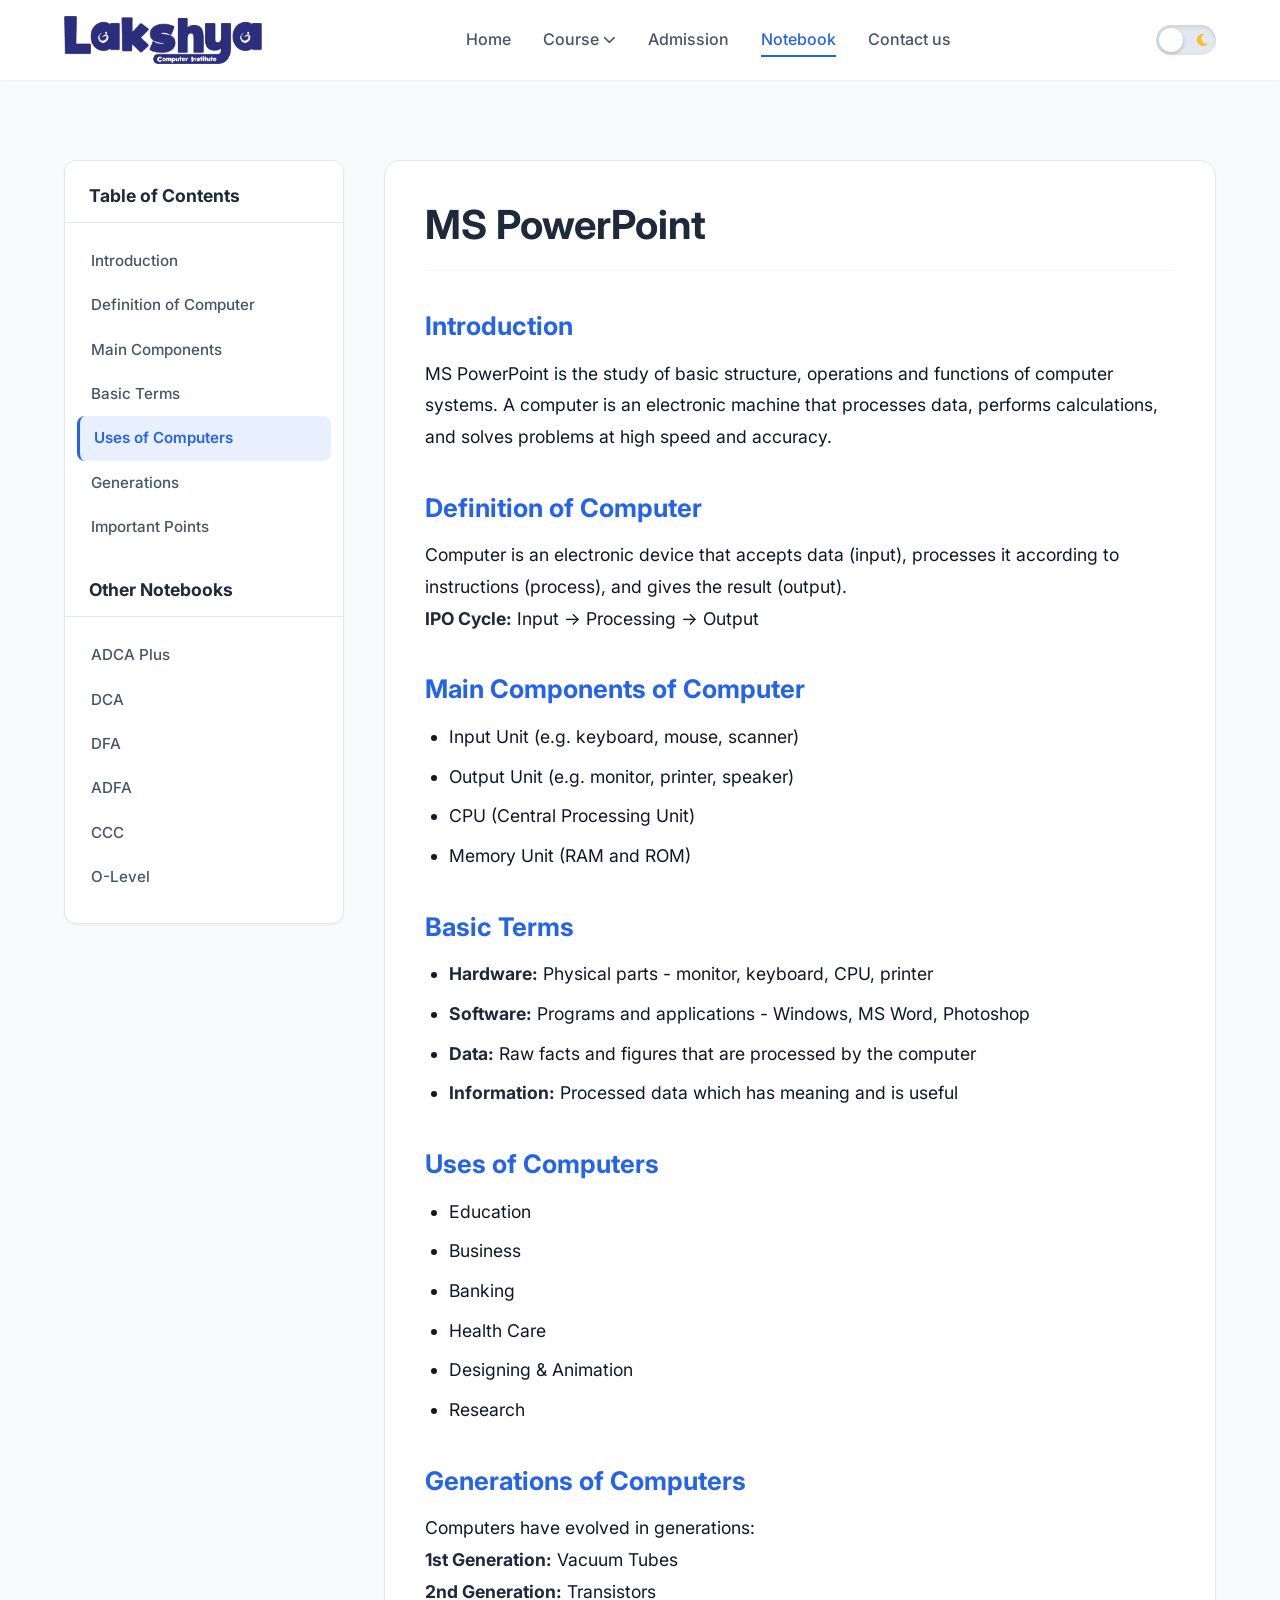
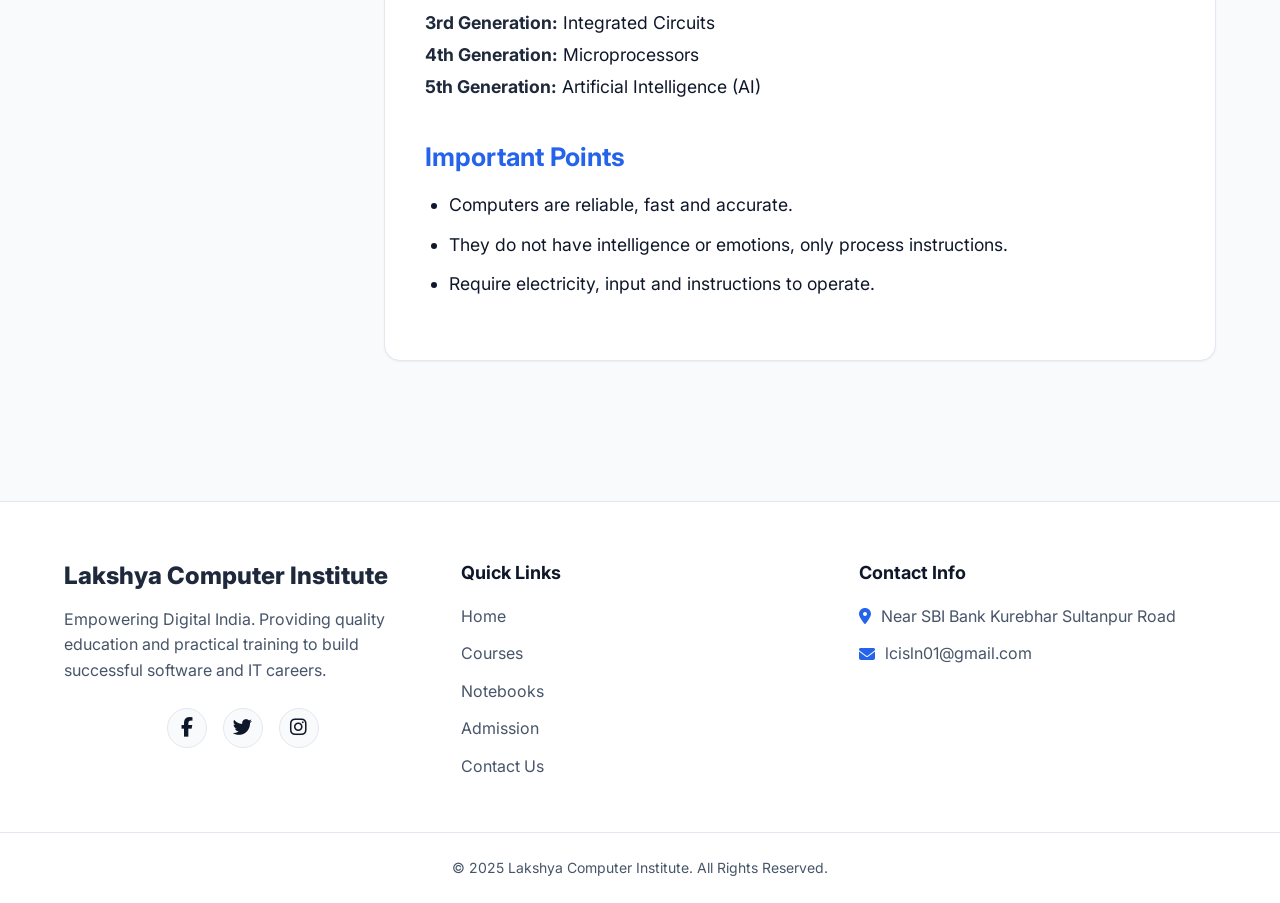
<file: ms_powerpoint.html>
<!DOCTYPE html>
<html lang="en">

<head>
  <meta charset="UTF-8" />
  <title>MS PowerPoint - Lakshya Computer Institute</title>
  <meta name="viewport" content="width=device-width, initial-scale=1.0" />
  <link rel="icon" type="image/png" href="img/fevicon.png">
  <link rel="stylesheet" href="assets/css/style.css">
  <link rel="stylesheet" href="https://cdnjs.cloudflare.com/ajax/libs/font-awesome/6.4.0/css/all.min.css">
  <style>
    .notes-layout {
      display: flex;
      gap: 40px;
      position: relative;
      align-items: flex-start;
    }

    /* Sidebar Toggle for Mobile */
    .sidebar-toggle {
      display: none;
      width: 100%;
      background-color: var(--primary-color);
      color: #fff;
      padding: 14px 20px;
      border: none;
      border-radius: var(--border-radius-sm);
      font-size: 1.1rem;
      font-weight: 600;
      cursor: pointer;
      margin-bottom: 20px;
      justify-content: space-between;
      align-items: center;
    }

    /* Sidebar Styling */
    .notes-sidebar {
      width: 280px;
      flex-shrink: 0;
      background-color: var(--surface-color);
      border-radius: var(--border-radius-md);
      border: 1px solid var(--border-color);
      padding: 24px 0;
      position: sticky;
      top: 100px;
      height: max-content;
      max-height: calc(100vh - 120px);
      overflow-y: auto;
      box-shadow: var(--shadow-sm);
      z-index: 10;
    }

    .sidebar-header {
      padding: 0 24px 16px 24px;
      border-bottom: 1px solid var(--border-color);
      margin-bottom: 16px;
    }

    .sidebar-header h3 {
      font-size: 1.1rem;
      color: var(--primary-color);
      margin: 0;
    }

    .toc-list {
      list-style: none;
      padding: 0 12px;
    }

    .toc-list li a {
      display: block;
      padding: 10px 14px;
      color: var(--text-secondary);
      border-radius: var(--border-radius-sm);
      font-size: 0.95rem;
      font-weight: 500;
      transition: all var(--transition-fast);
      text-decoration: none;
    }

    .toc-list li a:hover {
      background-color: var(--bg-color);
      color: var(--accent-color);
    }

    .toc-list li a.active {
      background-color: rgba(37, 99, 235, 0.1);
      color: var(--accent-color);
      font-weight: 600;
      border-left: 3px solid var(--accent-color);
    }

    /* Reading Content Area */
    .notes-content {
      flex: 1;
      background-color: var(--surface-color);
      border-radius: var(--border-radius-lg);
      padding: 40px;
      border: 1px solid var(--border-color);
      box-shadow: var(--shadow-sm);
    }

    .notes-content h1 {
      font-size: 2.5rem;
      color: var(--primary-color);
      margin-bottom: 30px;
      padding-bottom: 20px;
      border-bottom: 2px solid var(--bg-color);
    }

    .notes-content h2 {
      font-size: 1.6rem;
      color: var(--accent-color);
      margin-top: 40px;
      margin-bottom: 16px;
      scroll-margin-top: 100px;
      /* Offset for sticky nav */
    }

    .notes-content p,
    .notes-content ul {
      font-size: 1.1rem;
      line-height: 1.8;
      color: var(--text-primary);
      margin-bottom: 20px;
      max-width: 80ch;
      /* Optimal reading width */
    }

    .notes-content ul {
      padding-left: 24px;
    }

    .notes-content li {
      margin-bottom: 8px;
    }

    .notes-content strong {
      color: var(--primary-color);
      font-weight: 700;
    }

    @media (max-width: 992px) {
      .notes-layout {
        flex-direction: column;
      }

      .sidebar-toggle {
        display: flex;
      }

      .notes-sidebar {
        width: 100%;
        position: static;
        max-height: none;
        display: none;
      }

      .notes-sidebar.show {
        display: block;
      }

      .notes-content {
        padding: 30px 20px;
      }

      .notes-content h1 {
        font-size: 2rem;
      }
    }
  </style>
</head>

<body>
  <!-- Page Loader -->
  <div id="page-loader" class="page-loader">
    <div class="spinner"></div>
  </div>

  <!-- Header -->
  <header>
    <div class="container navbar">
      <div class="nav-brand">
        <a href="index.html">
          <img src="img/logo.png" alt="Lakshya Logo" class="logo-img" />
        </a>
      </div>

      <nav class="nav-menu" id="nav-menu">
        <a href="index.html" class="nav-link">Home</a>
        <div class="dropdown">
          <a href="#" class="nav-link dropdown-toggle" id="dropdownBtn">Course <i class="fas fa-chevron-down"></i></a>
          <div class="dropdown-menu">
            <a href="Course.html" class="dropdown-item">Basic Course</a>
            <a href="Course.html" class="dropdown-item">Intermediate Course</a>
            <a href="Course.html" class="dropdown-item">Advance Course</a>
          </div>
        </div>
        <a href="admission.html" class="nav-link">Admission</a>
        <a href="Notebook.html" class="nav-link active">Notebook</a>
        <a href="contact.html" class="nav-link">Contact us</a>
      </nav>

      <div class="nav-actions">
        <button id="theme-toggle" class="animated-theme-toggle" aria-label="Toggle Dark Mode">
          <div class="toggle-track">
            <i class="fas fa-sun icon-sun"></i>
            <i class="fas fa-moon icon-moon"></i>
            <div class="toggle-thumb"></div>
          </div>
        </button>
        <button id="mobile-menu-btn" class="mobile-menu-btn" aria-label="Toggle Mobile Menu">
          <i class="fas fa-bars"></i>
        </button>
      </div>
    </div>
  </header>

  <!-- Notes Section -->
  <section class="section-padding" style="background-color: var(--bg-color);">
    <div class="container">

      <button class="sidebar-toggle" id="sidebarToggle">
        <span>Table of Contents</span> <i class="fas fa-chevron-down"></i>
      </button>

      <div class="notes-layout">
        <!-- Sticky Sidebar -->
        <aside class="notes-sidebar" id="notesSidebar">
          <div class="sidebar-header">
            <h3>Table of Contents</h3>
          </div>
          <ul class="toc-list" id="tocList">
            <li><a href="#intro" class="toc-link">Introduction</a></li>
            <li><a href="#definition" class="toc-link">Definition of Computer</a></li>
            <li><a href="#components" class="toc-link">Main Components</a></li>
            <li><a href="#terms" class="toc-link">Basic Terms</a></li>
            <li><a href="#uses" class="toc-link">Uses of Computers</a></li>
            <li><a href="#generations" class="toc-link">Generations</a></li>
            <li><a href="#points" class="toc-link">Important Points</a></li>
          </ul>

          <div class="sidebar-header" style="margin-top: 30px;">
            <h3>Other Notebooks</h3>
          </div>
          <ul class="toc-list">
            <li><a href="Course.html">ADCA Plus</a></li>
            <li><a href="Course.html">DCA</a></li>
            <li><a href="Course.html">DFA</a></li>
            <li><a href="Course.html">ADFA</a></li>
            <li><a href="Course.html">CCC</a></li>
            <li><a href="Course.html">O-Level</a></li>
          </ul>
        </aside>

        <!-- Main Content -->
        <div class="notes-content reveal">
          <h1>MS PowerPoint</h1>

          <h2 id="intro" class="scroll-target">Introduction</h2>
          <p>
            MS PowerPoint is the study of basic structure, operations and functions of computer systems. A
            computer is an electronic machine that processes data, performs calculations, and solves problems at high
            speed and accuracy.
          </p>

          <h2 id="definition" class="scroll-target">Definition of Computer</h2>
          <p>
            Computer is an electronic device that accepts data (input), processes it according to instructions
            (process),
            and gives the result (output). <br>
            <strong>IPO Cycle:</strong> Input &rarr; Processing &rarr; Output
          </p>

          <h2 id="components" class="scroll-target">Main Components of Computer</h2>
          <ul>
            <li>Input Unit (e.g. keyboard, mouse, scanner)</li>
            <li>Output Unit (e.g. monitor, printer, speaker)</li>
            <li>CPU (Central Processing Unit)</li>
            <li>Memory Unit (RAM and ROM)</li>
          </ul>

          <h2 id="terms" class="scroll-target">Basic Terms</h2>
          <ul>
            <li><strong>Hardware:</strong> Physical parts - monitor, keyboard, CPU, printer</li>
            <li><strong>Software:</strong> Programs and applications - Windows, MS Word, Photoshop</li>
            <li><strong>Data:</strong> Raw facts and figures that are processed by the computer</li>
            <li><strong>Information:</strong> Processed data which has meaning and is useful</li>
          </ul>

          <h2 id="uses" class="scroll-target">Uses of Computers</h2>
          <ul>
            <li>Education</li>
            <li>Business</li>
            <li>Banking</li>
            <li>Health Care</li>
            <li>Designing &amp; Animation</li>
            <li>Research</li>
          </ul>

          <h2 id="generations" class="scroll-target">Generations of Computers</h2>
          <p>
            Computers have evolved in generations: <br>
            <strong>1st Generation:</strong> Vacuum Tubes <br>
            <strong>2nd Generation:</strong> Transistors <br>
            <strong>3rd Generation:</strong> Integrated Circuits <br>
            <strong>4th Generation:</strong> Microprocessors <br>
            <strong>5th Generation:</strong> Artificial Intelligence (AI)
          </p>

          <h2 id="points" class="scroll-target">Important Points</h2>
          <ul>
            <li>Computers are reliable, fast and accurate.</li>
            <li>They do not have intelligence or emotions, only process instructions.</li>
            <li>Require electricity, input and instructions to operate.</li>
          </ul>
        </div>
      </div>
    </div>
  </section>

  <!-- Footer -->
  <footer>
    <div class="container footer-content">
      <div class="footer-brand">
        <h3>Lakshya Computer Institute</h3>
        <p>Empowering Digital India. Providing quality education and practical training to build successful software and
          IT careers.</p>
        <div class="social-icons">
          <a href="https://facebook.com/lakshyacomputer" class="social-icon" target="_blank" rel="noopener"><i
              class="fab fa-facebook-f"></i></a>
          <a href="https://twitter.com/lakshyainstitute" class="social-icon" target="_blank" rel="noopener"><i
              class="fab fa-twitter"></i></a>
          <a href="https://instagram.com/lakshyacomputer" class="social-icon" target="_blank" rel="noopener"><i
              class="fab fa-instagram"></i></a>
        </div>
      </div>
      <div class="footer-links">
        <h4>Quick Links</h4>
        <ul>
          <li><a href="index.html">Home</a></li>
          <li><a href="Course.html">Courses</a></li>
          <li><a href="Notebook.html">Notebooks</a></li>
          <li><a href="admission.html">Admission</a></li>
          <li><a href="contact.html">Contact Us</a></li>
        </ul>
      </div>
      <div class="footer-links">
        <h4>Contact Info</h4>
        <ul style="color: var(--text-secondary);">
          <li style="display: flex; gap: 10px; align-items: flex-start;"><i class="fas fa-map-marker-alt"
              style="margin-top: 4px; color: var(--accent-color);"></i> Near SBI Bank Kurebhar Sultanpur Road</li>
          <li style="display: flex; gap: 10px; align-items: center;"><i class="fas fa-envelope"
              style="color: var(--accent-color);"></i> lcisln01@gmail.com</li>
        </ul>
      </div>
    </div>
    <div class="footer-bottom">
      &copy; 2025 Lakshya Computer Institute. All Rights Reserved.
    </div>
  </footer>

  <!-- Scroll to Top -->
  <button id="scroll-top-btn" class="scroll-top" aria-label="Scroll to top"><i class="fas fa-arrow-up"></i></button>

  <script src="assets/js/main.js"></script>
  <script>
    document.addEventListener('DOMContentLoaded', () => {
      // Mobile Sidebar Toggle
      const sidebarToggle = document.getElementById('sidebarToggle');
      const notesSidebar = document.getElementById('notesSidebar');
      const toggleIcon = sidebarToggle.querySelector('i');

      sidebarToggle.addEventListener('click', () => {
        notesSidebar.classList.toggle('show');
        if (notesSidebar.classList.contains('show')) {
          toggleIcon.classList.replace('fa-chevron-down', 'fa-chevron-up');
        } else {
          toggleIcon.classList.replace('fa-chevron-up', 'fa-chevron-down');
        }
      });

      // Table of Contents Highlight via Intersection Observer
      const sections = document.querySelectorAll('.scroll-target');
      const navLinks = document.querySelectorAll('.toc-link');

      const observerOptions = {
        root: null,
        rootMargin: '-20% 0px -70% 0px', // Trigger when heading reaches near top
        threshold: 0
      };

      const observer = new IntersectionObserver((entries) => {
        entries.forEach(entry => {
          if (entry.isIntersecting) {
            const id = entry.target.getAttribute('id');
            // Remove active from all
            navLinks.forEach(link => link.classList.remove('active'));
            // Add active to current
            const activeLink = document.querySelector(`.toc-link[href="#${id}"]`);
            if (activeLink) activeLink.classList.add('active');
          }
        });
      }, observerOptions);

      sections.forEach(section => {
        observer.observe(section);
      });

      // Smooth scroll for TOC links
      navLinks.forEach(link => {
        link.addEventListener('click', function (e) {
          e.preventDefault();
          const targetId = this.getAttribute('href').substring(1);
          const targetElement = document.getElementById(targetId);
          if (targetElement) {
            window.scrollTo({
              top: targetElement.offsetTop - 80, // Offset for fixed header
              behavior: 'smooth'
            });
            if (window.innerWidth <= 992) {
              notesSidebar.classList.remove('show');
              toggleIcon.classList.replace('fa-chevron-up', 'fa-chevron-down');
            }
          }
        });
      });
    });
  </script>
</body>

</html>
</file>
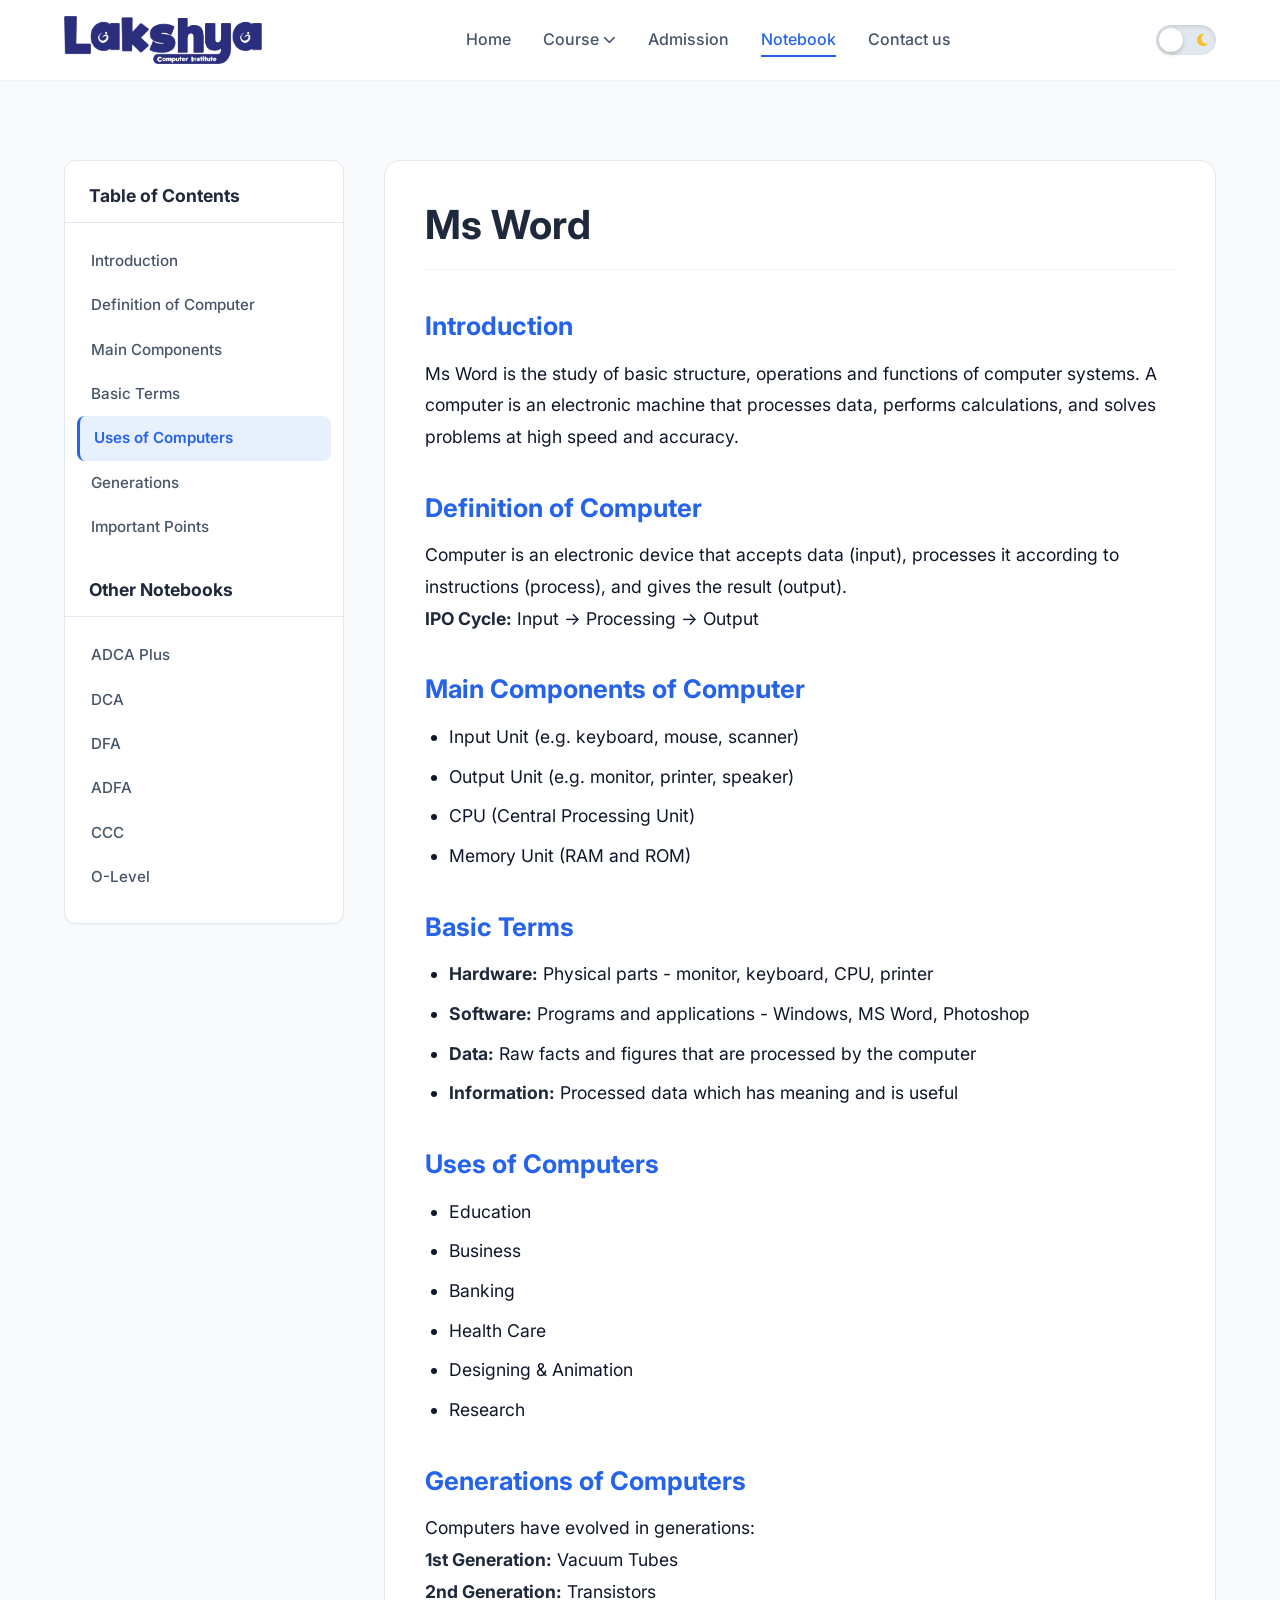
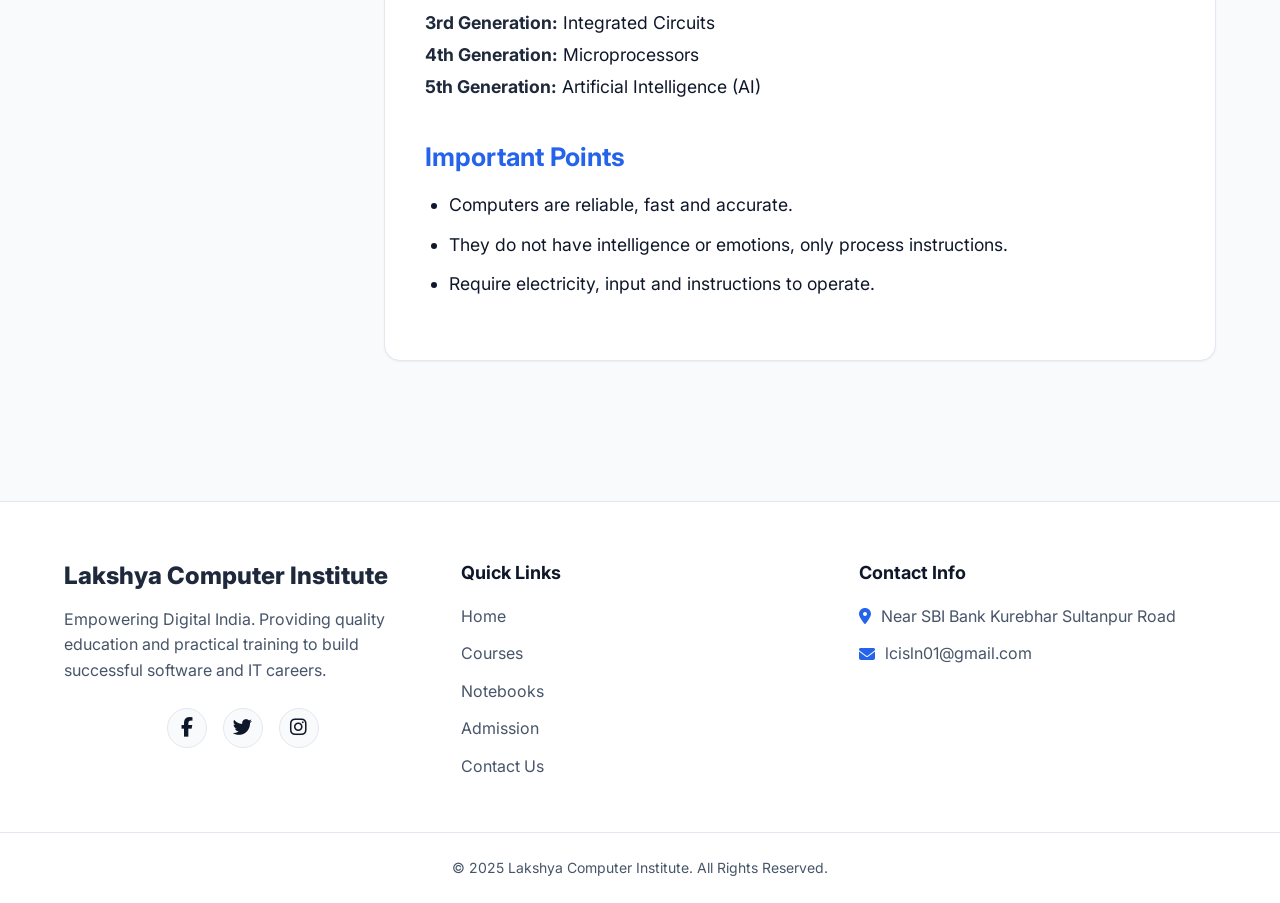
<file: ms_word.html>
<!DOCTYPE html>
<html lang="en">

<head>
  <meta charset="UTF-8" />
  <title>Ms Word - Lakshya Computer Institute</title>
  <meta name="viewport" content="width=device-width, initial-scale=1.0" />
  <link rel="icon" type="image/png" href="img/fevicon.png">
  <link rel="stylesheet" href="assets/css/style.css">
  <link rel="stylesheet" href="https://cdnjs.cloudflare.com/ajax/libs/font-awesome/6.4.0/css/all.min.css">
  <style>
    .notes-layout {
      display: flex;
      gap: 40px;
      position: relative;
      align-items: flex-start;
    }

    /* Sidebar Toggle for Mobile */
    .sidebar-toggle {
      display: none;
      width: 100%;
      background-color: var(--primary-color);
      color: #fff;
      padding: 14px 20px;
      border: none;
      border-radius: var(--border-radius-sm);
      font-size: 1.1rem;
      font-weight: 600;
      cursor: pointer;
      margin-bottom: 20px;
      justify-content: space-between;
      align-items: center;
    }

    /* Sidebar Styling */
    .notes-sidebar {
      width: 280px;
      flex-shrink: 0;
      background-color: var(--surface-color);
      border-radius: var(--border-radius-md);
      border: 1px solid var(--border-color);
      padding: 24px 0;
      position: sticky;
      top: 100px;
      height: max-content;
      max-height: calc(100vh - 120px);
      overflow-y: auto;
      box-shadow: var(--shadow-sm);
      z-index: 10;
    }

    .sidebar-header {
      padding: 0 24px 16px 24px;
      border-bottom: 1px solid var(--border-color);
      margin-bottom: 16px;
    }

    .sidebar-header h3 {
      font-size: 1.1rem;
      color: var(--primary-color);
      margin: 0;
    }

    .toc-list {
      list-style: none;
      padding: 0 12px;
    }

    .toc-list li a {
      display: block;
      padding: 10px 14px;
      color: var(--text-secondary);
      border-radius: var(--border-radius-sm);
      font-size: 0.95rem;
      font-weight: 500;
      transition: all var(--transition-fast);
      text-decoration: none;
    }

    .toc-list li a:hover {
      background-color: var(--bg-color);
      color: var(--accent-color);
    }

    .toc-list li a.active {
      background-color: rgba(37, 99, 235, 0.1);
      color: var(--accent-color);
      font-weight: 600;
      border-left: 3px solid var(--accent-color);
    }

    /* Reading Content Area */
    .notes-content {
      flex: 1;
      background-color: var(--surface-color);
      border-radius: var(--border-radius-lg);
      padding: 40px;
      border: 1px solid var(--border-color);
      box-shadow: var(--shadow-sm);
    }

    .notes-content h1 {
      font-size: 2.5rem;
      color: var(--primary-color);
      margin-bottom: 30px;
      padding-bottom: 20px;
      border-bottom: 2px solid var(--bg-color);
    }

    .notes-content h2 {
      font-size: 1.6rem;
      color: var(--accent-color);
      margin-top: 40px;
      margin-bottom: 16px;
      scroll-margin-top: 100px;
      /* Offset for sticky nav */
    }

    .notes-content p,
    .notes-content ul {
      font-size: 1.1rem;
      line-height: 1.8;
      color: var(--text-primary);
      margin-bottom: 20px;
      max-width: 80ch;
      /* Optimal reading width */
    }

    .notes-content ul {
      padding-left: 24px;
    }

    .notes-content li {
      margin-bottom: 8px;
    }

    .notes-content strong {
      color: var(--primary-color);
      font-weight: 700;
    }

    @media (max-width: 992px) {
      .notes-layout {
        flex-direction: column;
      }

      .sidebar-toggle {
        display: flex;
      }

      .notes-sidebar {
        width: 100%;
        position: static;
        max-height: none;
        display: none;
      }

      .notes-sidebar.show {
        display: block;
      }

      .notes-content {
        padding: 30px 20px;
      }

      .notes-content h1 {
        font-size: 2rem;
      }
    }
  </style>
</head>

<body>
  <!-- Page Loader -->
  <div id="page-loader" class="page-loader">
    <div class="spinner"></div>
  </div>

  <!-- Header -->
  <header>
    <div class="container navbar">
      <div class="nav-brand">
        <a href="index.html">
          <img src="img/logo.png" alt="Lakshya Logo" class="logo-img" />
        </a>
      </div>

      <nav class="nav-menu" id="nav-menu">
        <a href="index.html" class="nav-link">Home</a>
        <div class="dropdown">
          <a href="#" class="nav-link dropdown-toggle" id="dropdownBtn">Course <i class="fas fa-chevron-down"></i></a>
          <div class="dropdown-menu">
            <a href="Course.html" class="dropdown-item">Basic Course</a>
            <a href="Course.html" class="dropdown-item">Intermediate Course</a>
            <a href="Course.html" class="dropdown-item">Advance Course</a>
          </div>
        </div>
        <a href="admission.html" class="nav-link">Admission</a>
        <a href="Notebook.html" class="nav-link active">Notebook</a>
        <a href="contact.html" class="nav-link">Contact us</a>
      </nav>

      <div class="nav-actions">
        <button id="theme-toggle" class="animated-theme-toggle" aria-label="Toggle Dark Mode">
          <div class="toggle-track">
            <i class="fas fa-sun icon-sun"></i>
            <i class="fas fa-moon icon-moon"></i>
            <div class="toggle-thumb"></div>
          </div>
        </button>
        <button id="mobile-menu-btn" class="mobile-menu-btn" aria-label="Toggle Mobile Menu">
          <i class="fas fa-bars"></i>
        </button>
      </div>
    </div>
  </header>

  <!-- Notes Section -->
  <section class="section-padding" style="background-color: var(--bg-color);">
    <div class="container">

      <button class="sidebar-toggle" id="sidebarToggle">
        <span>Table of Contents</span> <i class="fas fa-chevron-down"></i>
      </button>

      <div class="notes-layout">
        <!-- Sticky Sidebar -->
        <aside class="notes-sidebar" id="notesSidebar">
          <div class="sidebar-header">
            <h3>Table of Contents</h3>
          </div>
          <ul class="toc-list" id="tocList">
            <li><a href="#intro" class="toc-link">Introduction</a></li>
            <li><a href="#definition" class="toc-link">Definition of Computer</a></li>
            <li><a href="#components" class="toc-link">Main Components</a></li>
            <li><a href="#terms" class="toc-link">Basic Terms</a></li>
            <li><a href="#uses" class="toc-link">Uses of Computers</a></li>
            <li><a href="#generations" class="toc-link">Generations</a></li>
            <li><a href="#points" class="toc-link">Important Points</a></li>
          </ul>

          <div class="sidebar-header" style="margin-top: 30px;">
            <h3>Other Notebooks</h3>
          </div>
          <ul class="toc-list">
            <li><a href="Course.html">ADCA Plus</a></li>
            <li><a href="Course.html">DCA</a></li>
            <li><a href="Course.html">DFA</a></li>
            <li><a href="Course.html">ADFA</a></li>
            <li><a href="Course.html">CCC</a></li>
            <li><a href="Course.html">O-Level</a></li>
          </ul>
        </aside>

        <!-- Main Content -->
        <div class="notes-content reveal">
          <h1>Ms Word</h1>

          <h2 id="intro" class="scroll-target">Introduction</h2>
          <p>
            Ms Word is the study of basic structure, operations and functions of computer systems. A
            computer is an electronic machine that processes data, performs calculations, and solves problems at high
            speed and accuracy.
          </p>

          <h2 id="definition" class="scroll-target">Definition of Computer</h2>
          <p>
            Computer is an electronic device that accepts data (input), processes it according to instructions
            (process),
            and gives the result (output). <br>
            <strong>IPO Cycle:</strong> Input &rarr; Processing &rarr; Output
          </p>

          <h2 id="components" class="scroll-target">Main Components of Computer</h2>
          <ul>
            <li>Input Unit (e.g. keyboard, mouse, scanner)</li>
            <li>Output Unit (e.g. monitor, printer, speaker)</li>
            <li>CPU (Central Processing Unit)</li>
            <li>Memory Unit (RAM and ROM)</li>
          </ul>

          <h2 id="terms" class="scroll-target">Basic Terms</h2>
          <ul>
            <li><strong>Hardware:</strong> Physical parts - monitor, keyboard, CPU, printer</li>
            <li><strong>Software:</strong> Programs and applications - Windows, MS Word, Photoshop</li>
            <li><strong>Data:</strong> Raw facts and figures that are processed by the computer</li>
            <li><strong>Information:</strong> Processed data which has meaning and is useful</li>
          </ul>

          <h2 id="uses" class="scroll-target">Uses of Computers</h2>
          <ul>
            <li>Education</li>
            <li>Business</li>
            <li>Banking</li>
            <li>Health Care</li>
            <li>Designing &amp; Animation</li>
            <li>Research</li>
          </ul>

          <h2 id="generations" class="scroll-target">Generations of Computers</h2>
          <p>
            Computers have evolved in generations: <br>
            <strong>1st Generation:</strong> Vacuum Tubes <br>
            <strong>2nd Generation:</strong> Transistors <br>
            <strong>3rd Generation:</strong> Integrated Circuits <br>
            <strong>4th Generation:</strong> Microprocessors <br>
            <strong>5th Generation:</strong> Artificial Intelligence (AI)
          </p>

          <h2 id="points" class="scroll-target">Important Points</h2>
          <ul>
            <li>Computers are reliable, fast and accurate.</li>
            <li>They do not have intelligence or emotions, only process instructions.</li>
            <li>Require electricity, input and instructions to operate.</li>
          </ul>
        </div>
      </div>
    </div>
  </section>

  <!-- Footer -->
  <footer>
    <div class="container footer-content">
      <div class="footer-brand">
        <h3>Lakshya Computer Institute</h3>
        <p>Empowering Digital India. Providing quality education and practical training to build successful software and
          IT careers.</p>
        <div class="social-icons">
          <a href="https://facebook.com/lakshyacomputer" class="social-icon" target="_blank" rel="noopener"><i
              class="fab fa-facebook-f"></i></a>
          <a href="https://twitter.com/lakshyainstitute" class="social-icon" target="_blank" rel="noopener"><i
              class="fab fa-twitter"></i></a>
          <a href="https://instagram.com/lakshyacomputer" class="social-icon" target="_blank" rel="noopener"><i
              class="fab fa-instagram"></i></a>
        </div>
      </div>
      <div class="footer-links">
        <h4>Quick Links</h4>
        <ul>
          <li><a href="index.html">Home</a></li>
          <li><a href="Course.html">Courses</a></li>
          <li><a href="Notebook.html">Notebooks</a></li>
          <li><a href="admission.html">Admission</a></li>
          <li><a href="contact.html">Contact Us</a></li>
        </ul>
      </div>
      <div class="footer-links">
        <h4>Contact Info</h4>
        <ul style="color: var(--text-secondary);">
          <li style="display: flex; gap: 10px; align-items: flex-start;"><i class="fas fa-map-marker-alt"
              style="margin-top: 4px; color: var(--accent-color);"></i> Near SBI Bank Kurebhar Sultanpur Road</li>
          <li style="display: flex; gap: 10px; align-items: center;"><i class="fas fa-envelope"
              style="color: var(--accent-color);"></i> lcisln01@gmail.com</li>
        </ul>
      </div>
    </div>
    <div class="footer-bottom">
      &copy; 2025 Lakshya Computer Institute. All Rights Reserved.
    </div>
  </footer>

  <!-- Scroll to Top -->
  <button id="scroll-top-btn" class="scroll-top" aria-label="Scroll to top"><i class="fas fa-arrow-up"></i></button>

  <script src="assets/js/main.js"></script>
  <script>
    document.addEventListener('DOMContentLoaded', () => {
      // Mobile Sidebar Toggle
      const sidebarToggle = document.getElementById('sidebarToggle');
      const notesSidebar = document.getElementById('notesSidebar');
      const toggleIcon = sidebarToggle.querySelector('i');

      sidebarToggle.addEventListener('click', () => {
        notesSidebar.classList.toggle('show');
        if (notesSidebar.classList.contains('show')) {
          toggleIcon.classList.replace('fa-chevron-down', 'fa-chevron-up');
        } else {
          toggleIcon.classList.replace('fa-chevron-up', 'fa-chevron-down');
        }
      });

      // Table of Contents Highlight via Intersection Observer
      const sections = document.querySelectorAll('.scroll-target');
      const navLinks = document.querySelectorAll('.toc-link');

      const observerOptions = {
        root: null,
        rootMargin: '-20% 0px -70% 0px', // Trigger when heading reaches near top
        threshold: 0
      };

      const observer = new IntersectionObserver((entries) => {
        entries.forEach(entry => {
          if (entry.isIntersecting) {
            const id = entry.target.getAttribute('id');
            // Remove active from all
            navLinks.forEach(link => link.classList.remove('active'));
            // Add active to current
            const activeLink = document.querySelector(`.toc-link[href="#${id}"]`);
            if (activeLink) activeLink.classList.add('active');
          }
        });
      }, observerOptions);

      sections.forEach(section => {
        observer.observe(section);
      });

      // Smooth scroll for TOC links
      navLinks.forEach(link => {
        link.addEventListener('click', function (e) {
          e.preventDefault();
          const targetId = this.getAttribute('href').substring(1);
          const targetElement = document.getElementById(targetId);
          if (targetElement) {
            window.scrollTo({
              top: targetElement.offsetTop - 80, // Offset for fixed header
              behavior: 'smooth'
            });
            if (window.innerWidth <= 992) {
              notesSidebar.classList.remove('show');
              toggleIcon.classList.replace('fa-chevron-up', 'fa-chevron-down');
            }
          }
        });
      });
    });
  </script>
</body>

</html>
</file>
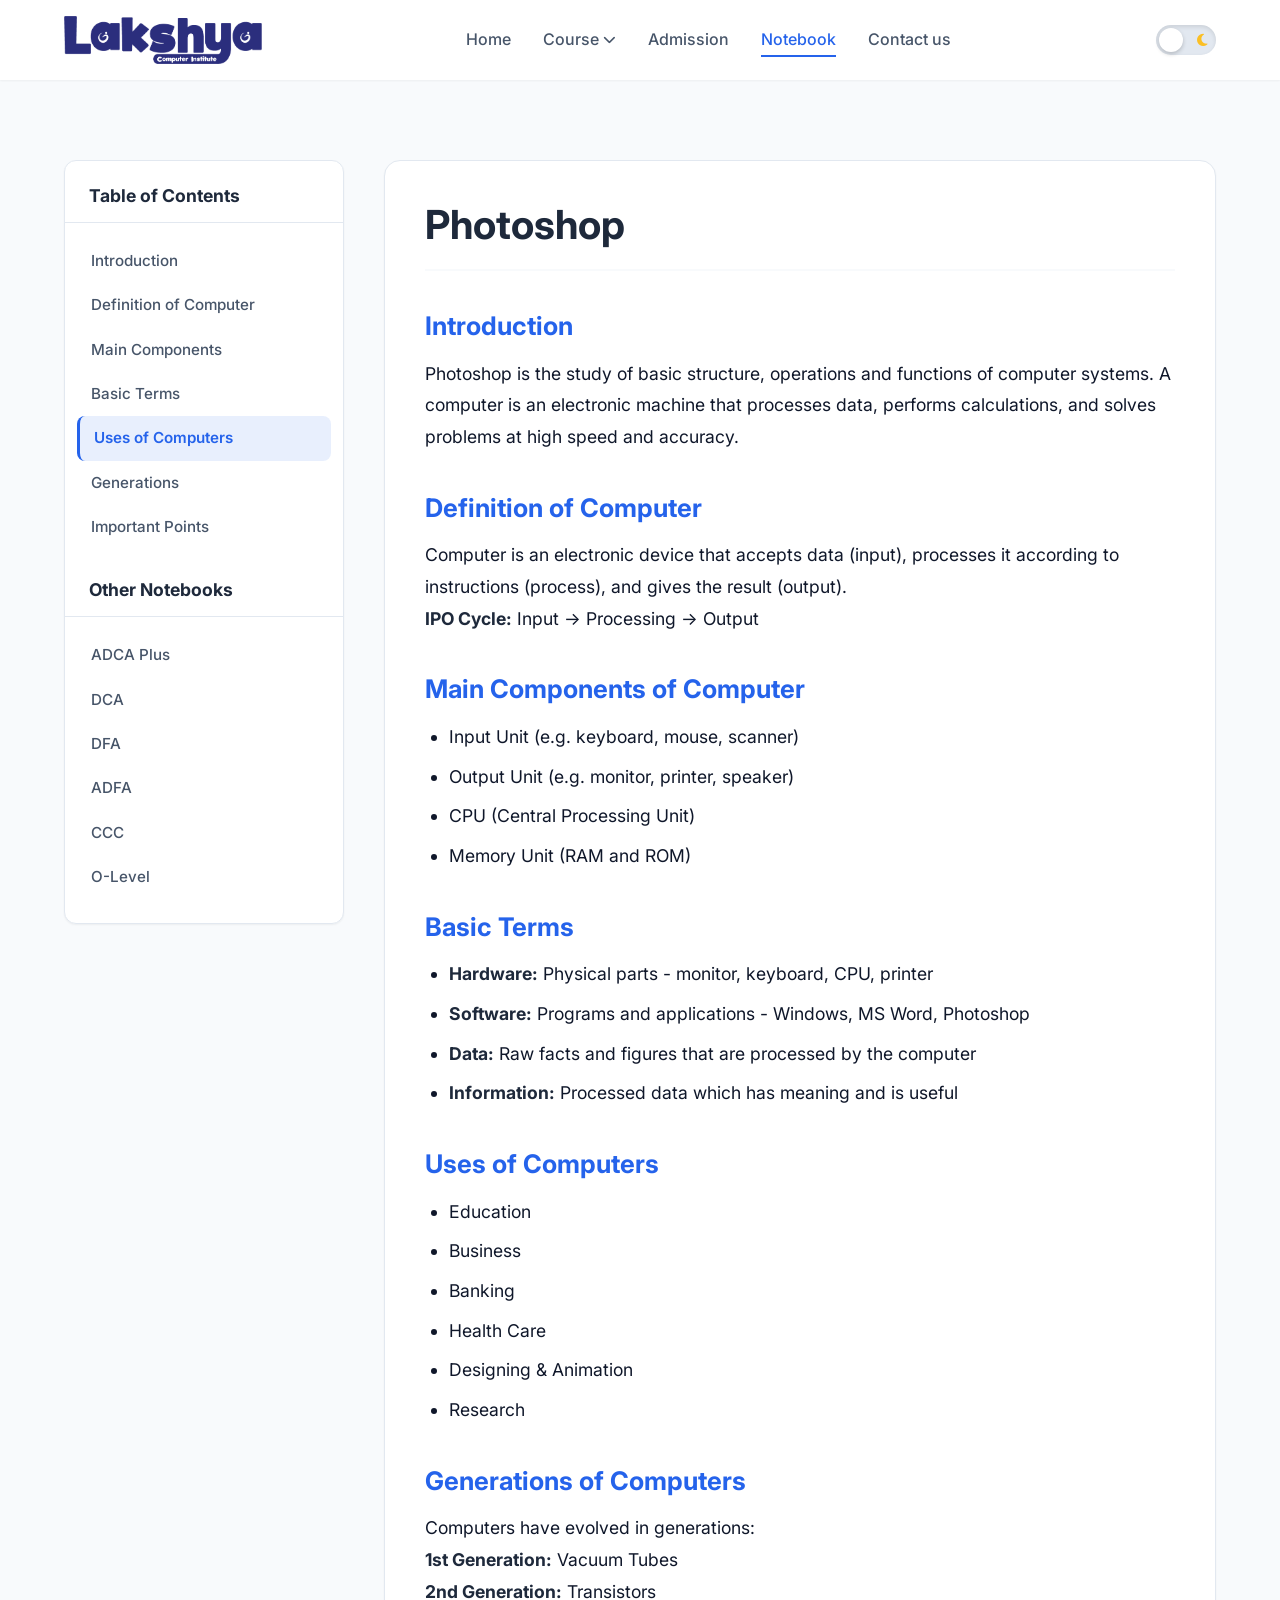
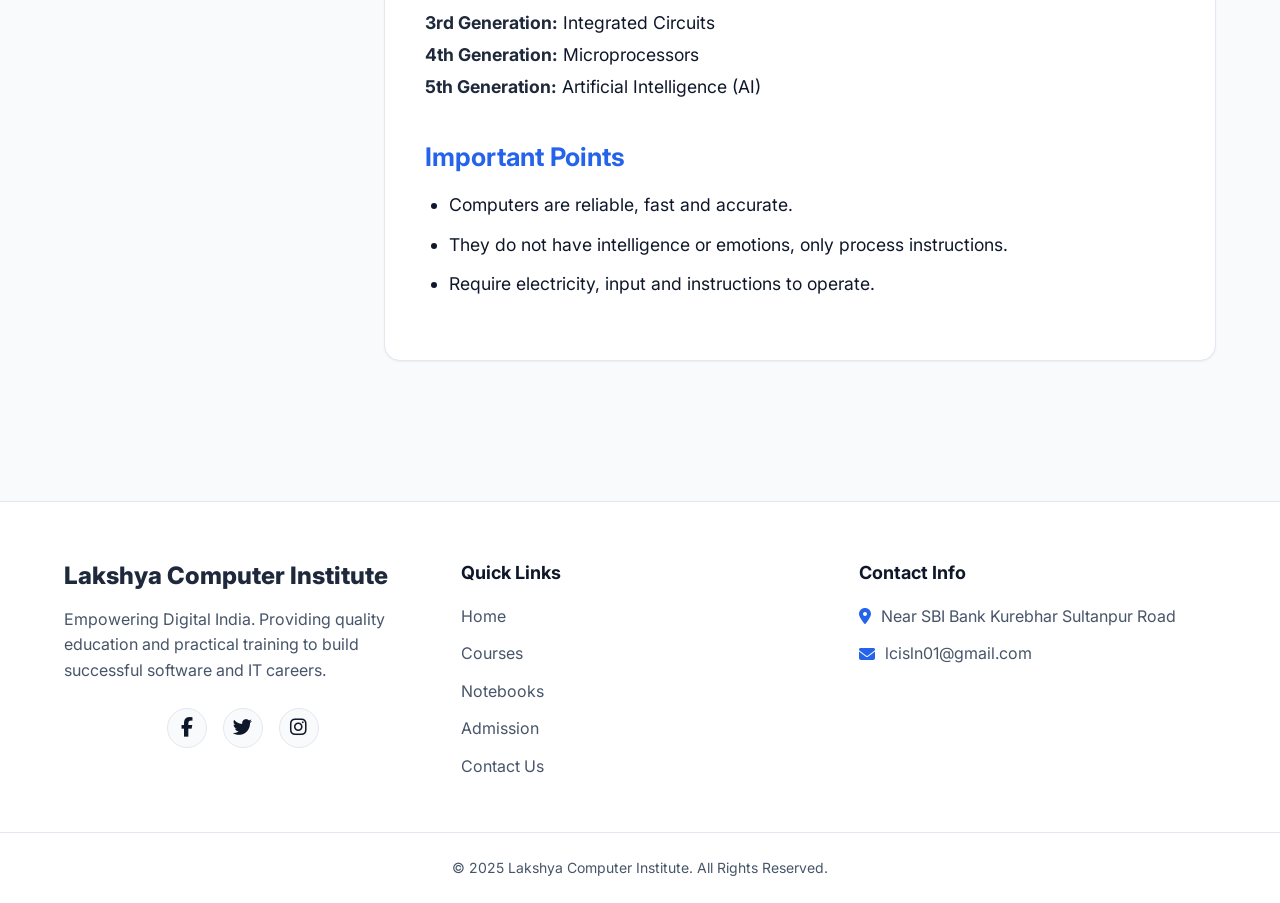
<file: photoshop.html>
<!DOCTYPE html>
<html lang="en">

<head>
  <meta charset="UTF-8" />
  <title>Photoshop - Lakshya Computer Institute</title>
  <meta name="viewport" content="width=device-width, initial-scale=1.0" />
  <link rel="icon" type="image/png" href="img/fevicon.png">
  <link rel="stylesheet" href="assets/css/style.css">
  <link rel="stylesheet" href="https://cdnjs.cloudflare.com/ajax/libs/font-awesome/6.4.0/css/all.min.css">
  <style>
    .notes-layout {
      display: flex;
      gap: 40px;
      position: relative;
      align-items: flex-start;
    }

    /* Sidebar Toggle for Mobile */
    .sidebar-toggle {
      display: none;
      width: 100%;
      background-color: var(--primary-color);
      color: #fff;
      padding: 14px 20px;
      border: none;
      border-radius: var(--border-radius-sm);
      font-size: 1.1rem;
      font-weight: 600;
      cursor: pointer;
      margin-bottom: 20px;
      justify-content: space-between;
      align-items: center;
    }

    /* Sidebar Styling */
    .notes-sidebar {
      width: 280px;
      flex-shrink: 0;
      background-color: var(--surface-color);
      border-radius: var(--border-radius-md);
      border: 1px solid var(--border-color);
      padding: 24px 0;
      position: sticky;
      top: 100px;
      height: max-content;
      max-height: calc(100vh - 120px);
      overflow-y: auto;
      box-shadow: var(--shadow-sm);
      z-index: 10;
    }

    .sidebar-header {
      padding: 0 24px 16px 24px;
      border-bottom: 1px solid var(--border-color);
      margin-bottom: 16px;
    }

    .sidebar-header h3 {
      font-size: 1.1rem;
      color: var(--primary-color);
      margin: 0;
    }

    .toc-list {
      list-style: none;
      padding: 0 12px;
    }

    .toc-list li a {
      display: block;
      padding: 10px 14px;
      color: var(--text-secondary);
      border-radius: var(--border-radius-sm);
      font-size: 0.95rem;
      font-weight: 500;
      transition: all var(--transition-fast);
      text-decoration: none;
    }

    .toc-list li a:hover {
      background-color: var(--bg-color);
      color: var(--accent-color);
    }

    .toc-list li a.active {
      background-color: rgba(37, 99, 235, 0.1);
      color: var(--accent-color);
      font-weight: 600;
      border-left: 3px solid var(--accent-color);
    }

    /* Reading Content Area */
    .notes-content {
      flex: 1;
      background-color: var(--surface-color);
      border-radius: var(--border-radius-lg);
      padding: 40px;
      border: 1px solid var(--border-color);
      box-shadow: var(--shadow-sm);
    }

    .notes-content h1 {
      font-size: 2.5rem;
      color: var(--primary-color);
      margin-bottom: 30px;
      padding-bottom: 20px;
      border-bottom: 2px solid var(--bg-color);
    }

    .notes-content h2 {
      font-size: 1.6rem;
      color: var(--accent-color);
      margin-top: 40px;
      margin-bottom: 16px;
      scroll-margin-top: 100px;
      /* Offset for sticky nav */
    }

    .notes-content p,
    .notes-content ul {
      font-size: 1.1rem;
      line-height: 1.8;
      color: var(--text-primary);
      margin-bottom: 20px;
      max-width: 80ch;
      /* Optimal reading width */
    }

    .notes-content ul {
      padding-left: 24px;
    }

    .notes-content li {
      margin-bottom: 8px;
    }

    .notes-content strong {
      color: var(--primary-color);
      font-weight: 700;
    }

    @media (max-width: 992px) {
      .notes-layout {
        flex-direction: column;
      }

      .sidebar-toggle {
        display: flex;
      }

      .notes-sidebar {
        width: 100%;
        position: static;
        max-height: none;
        display: none;
      }

      .notes-sidebar.show {
        display: block;
      }

      .notes-content {
        padding: 30px 20px;
      }

      .notes-content h1 {
        font-size: 2rem;
      }
    }
  </style>
</head>

<body>
  <!-- Page Loader -->
  <div id="page-loader" class="page-loader">
    <div class="spinner"></div>
  </div>

  <!-- Header -->
  <header>
    <div class="container navbar">
      <div class="nav-brand">
        <a href="index.html">
          <img src="img/logo.png" alt="Lakshya Logo" class="logo-img" />
        </a>
      </div>

      <nav class="nav-menu" id="nav-menu">
        <a href="index.html" class="nav-link">Home</a>
        <div class="dropdown">
          <a href="#" class="nav-link dropdown-toggle" id="dropdownBtn">Course <i class="fas fa-chevron-down"></i></a>
          <div class="dropdown-menu">
            <a href="Course.html" class="dropdown-item">Basic Course</a>
            <a href="Course.html" class="dropdown-item">Intermediate Course</a>
            <a href="Course.html" class="dropdown-item">Advance Course</a>
          </div>
        </div>
        <a href="admission.html" class="nav-link">Admission</a>
        <a href="Notebook.html" class="nav-link active">Notebook</a>
        <a href="contact.html" class="nav-link">Contact us</a>
      </nav>

      <div class="nav-actions">
        <button id="theme-toggle" class="animated-theme-toggle" aria-label="Toggle Dark Mode">
          <div class="toggle-track">
            <i class="fas fa-sun icon-sun"></i>
            <i class="fas fa-moon icon-moon"></i>
            <div class="toggle-thumb"></div>
          </div>
        </button>
        <button id="mobile-menu-btn" class="mobile-menu-btn" aria-label="Toggle Mobile Menu">
          <i class="fas fa-bars"></i>
        </button>
      </div>
    </div>
  </header>

  <!-- Notes Section -->
  <section class="section-padding" style="background-color: var(--bg-color);">
    <div class="container">

      <button class="sidebar-toggle" id="sidebarToggle">
        <span>Table of Contents</span> <i class="fas fa-chevron-down"></i>
      </button>

      <div class="notes-layout">
        <!-- Sticky Sidebar -->
        <aside class="notes-sidebar" id="notesSidebar">
          <div class="sidebar-header">
            <h3>Table of Contents</h3>
          </div>
          <ul class="toc-list" id="tocList">
            <li><a href="#intro" class="toc-link">Introduction</a></li>
            <li><a href="#definition" class="toc-link">Definition of Computer</a></li>
            <li><a href="#components" class="toc-link">Main Components</a></li>
            <li><a href="#terms" class="toc-link">Basic Terms</a></li>
            <li><a href="#uses" class="toc-link">Uses of Computers</a></li>
            <li><a href="#generations" class="toc-link">Generations</a></li>
            <li><a href="#points" class="toc-link">Important Points</a></li>
          </ul>

          <div class="sidebar-header" style="margin-top: 30px;">
            <h3>Other Notebooks</h3>
          </div>
          <ul class="toc-list">
            <li><a href="Course.html">ADCA Plus</a></li>
            <li><a href="Course.html">DCA</a></li>
            <li><a href="Course.html">DFA</a></li>
            <li><a href="Course.html">ADFA</a></li>
            <li><a href="Course.html">CCC</a></li>
            <li><a href="Course.html">O-Level</a></li>
          </ul>
        </aside>

        <!-- Main Content -->
        <div class="notes-content reveal">
          <h1>Photoshop</h1>

          <h2 id="intro" class="scroll-target">Introduction</h2>
          <p>
            Photoshop is the study of basic structure, operations and functions of computer systems. A
            computer is an electronic machine that processes data, performs calculations, and solves problems at high
            speed and accuracy.
          </p>

          <h2 id="definition" class="scroll-target">Definition of Computer</h2>
          <p>
            Computer is an electronic device that accepts data (input), processes it according to instructions
            (process),
            and gives the result (output). <br>
            <strong>IPO Cycle:</strong> Input &rarr; Processing &rarr; Output
          </p>

          <h2 id="components" class="scroll-target">Main Components of Computer</h2>
          <ul>
            <li>Input Unit (e.g. keyboard, mouse, scanner)</li>
            <li>Output Unit (e.g. monitor, printer, speaker)</li>
            <li>CPU (Central Processing Unit)</li>
            <li>Memory Unit (RAM and ROM)</li>
          </ul>

          <h2 id="terms" class="scroll-target">Basic Terms</h2>
          <ul>
            <li><strong>Hardware:</strong> Physical parts - monitor, keyboard, CPU, printer</li>
            <li><strong>Software:</strong> Programs and applications - Windows, MS Word, Photoshop</li>
            <li><strong>Data:</strong> Raw facts and figures that are processed by the computer</li>
            <li><strong>Information:</strong> Processed data which has meaning and is useful</li>
          </ul>

          <h2 id="uses" class="scroll-target">Uses of Computers</h2>
          <ul>
            <li>Education</li>
            <li>Business</li>
            <li>Banking</li>
            <li>Health Care</li>
            <li>Designing &amp; Animation</li>
            <li>Research</li>
          </ul>

          <h2 id="generations" class="scroll-target">Generations of Computers</h2>
          <p>
            Computers have evolved in generations: <br>
            <strong>1st Generation:</strong> Vacuum Tubes <br>
            <strong>2nd Generation:</strong> Transistors <br>
            <strong>3rd Generation:</strong> Integrated Circuits <br>
            <strong>4th Generation:</strong> Microprocessors <br>
            <strong>5th Generation:</strong> Artificial Intelligence (AI)
          </p>

          <h2 id="points" class="scroll-target">Important Points</h2>
          <ul>
            <li>Computers are reliable, fast and accurate.</li>
            <li>They do not have intelligence or emotions, only process instructions.</li>
            <li>Require electricity, input and instructions to operate.</li>
          </ul>
        </div>
      </div>
    </div>
  </section>

  <!-- Footer -->
  <footer>
    <div class="container footer-content">
      <div class="footer-brand">
        <h3>Lakshya Computer Institute</h3>
        <p>Empowering Digital India. Providing quality education and practical training to build successful software and
          IT careers.</p>
        <div class="social-icons">
          <a href="https://facebook.com/lakshyacomputer" class="social-icon" target="_blank" rel="noopener"><i
              class="fab fa-facebook-f"></i></a>
          <a href="https://twitter.com/lakshyainstitute" class="social-icon" target="_blank" rel="noopener"><i
              class="fab fa-twitter"></i></a>
          <a href="https://instagram.com/lakshyacomputer" class="social-icon" target="_blank" rel="noopener"><i
              class="fab fa-instagram"></i></a>
        </div>
      </div>
      <div class="footer-links">
        <h4>Quick Links</h4>
        <ul>
          <li><a href="index.html">Home</a></li>
          <li><a href="Course.html">Courses</a></li>
          <li><a href="Notebook.html">Notebooks</a></li>
          <li><a href="admission.html">Admission</a></li>
          <li><a href="contact.html">Contact Us</a></li>
        </ul>
      </div>
      <div class="footer-links">
        <h4>Contact Info</h4>
        <ul style="color: var(--text-secondary);">
          <li style="display: flex; gap: 10px; align-items: flex-start;"><i class="fas fa-map-marker-alt"
              style="margin-top: 4px; color: var(--accent-color);"></i> Near SBI Bank Kurebhar Sultanpur Road</li>
          <li style="display: flex; gap: 10px; align-items: center;"><i class="fas fa-envelope"
              style="color: var(--accent-color);"></i> lcisln01@gmail.com</li>
        </ul>
      </div>
    </div>
    <div class="footer-bottom">
      &copy; 2025 Lakshya Computer Institute. All Rights Reserved.
    </div>
  </footer>

  <!-- Scroll to Top -->
  <button id="scroll-top-btn" class="scroll-top" aria-label="Scroll to top"><i class="fas fa-arrow-up"></i></button>

  <script src="assets/js/main.js"></script>
  <script>
    document.addEventListener('DOMContentLoaded', () => {
      // Mobile Sidebar Toggle
      const sidebarToggle = document.getElementById('sidebarToggle');
      const notesSidebar = document.getElementById('notesSidebar');
      const toggleIcon = sidebarToggle.querySelector('i');

      sidebarToggle.addEventListener('click', () => {
        notesSidebar.classList.toggle('show');
        if (notesSidebar.classList.contains('show')) {
          toggleIcon.classList.replace('fa-chevron-down', 'fa-chevron-up');
        } else {
          toggleIcon.classList.replace('fa-chevron-up', 'fa-chevron-down');
        }
      });

      // Table of Contents Highlight via Intersection Observer
      const sections = document.querySelectorAll('.scroll-target');
      const navLinks = document.querySelectorAll('.toc-link');

      const observerOptions = {
        root: null,
        rootMargin: '-20% 0px -70% 0px', // Trigger when heading reaches near top
        threshold: 0
      };

      const observer = new IntersectionObserver((entries) => {
        entries.forEach(entry => {
          if (entry.isIntersecting) {
            const id = entry.target.getAttribute('id');
            // Remove active from all
            navLinks.forEach(link => link.classList.remove('active'));
            // Add active to current
            const activeLink = document.querySelector(`.toc-link[href="#${id}"]`);
            if (activeLink) activeLink.classList.add('active');
          }
        });
      }, observerOptions);

      sections.forEach(section => {
        observer.observe(section);
      });

      // Smooth scroll for TOC links
      navLinks.forEach(link => {
        link.addEventListener('click', function (e) {
          e.preventDefault();
          const targetId = this.getAttribute('href').substring(1);
          const targetElement = document.getElementById(targetId);
          if (targetElement) {
            window.scrollTo({
              top: targetElement.offsetTop - 80, // Offset for fixed header
              behavior: 'smooth'
            });
            if (window.innerWidth <= 992) {
              notesSidebar.classList.remove('show');
              toggleIcon.classList.replace('fa-chevron-up', 'fa-chevron-down');
            }
          }
        });
      });
    });
  </script>
</body>

</html>
</file>
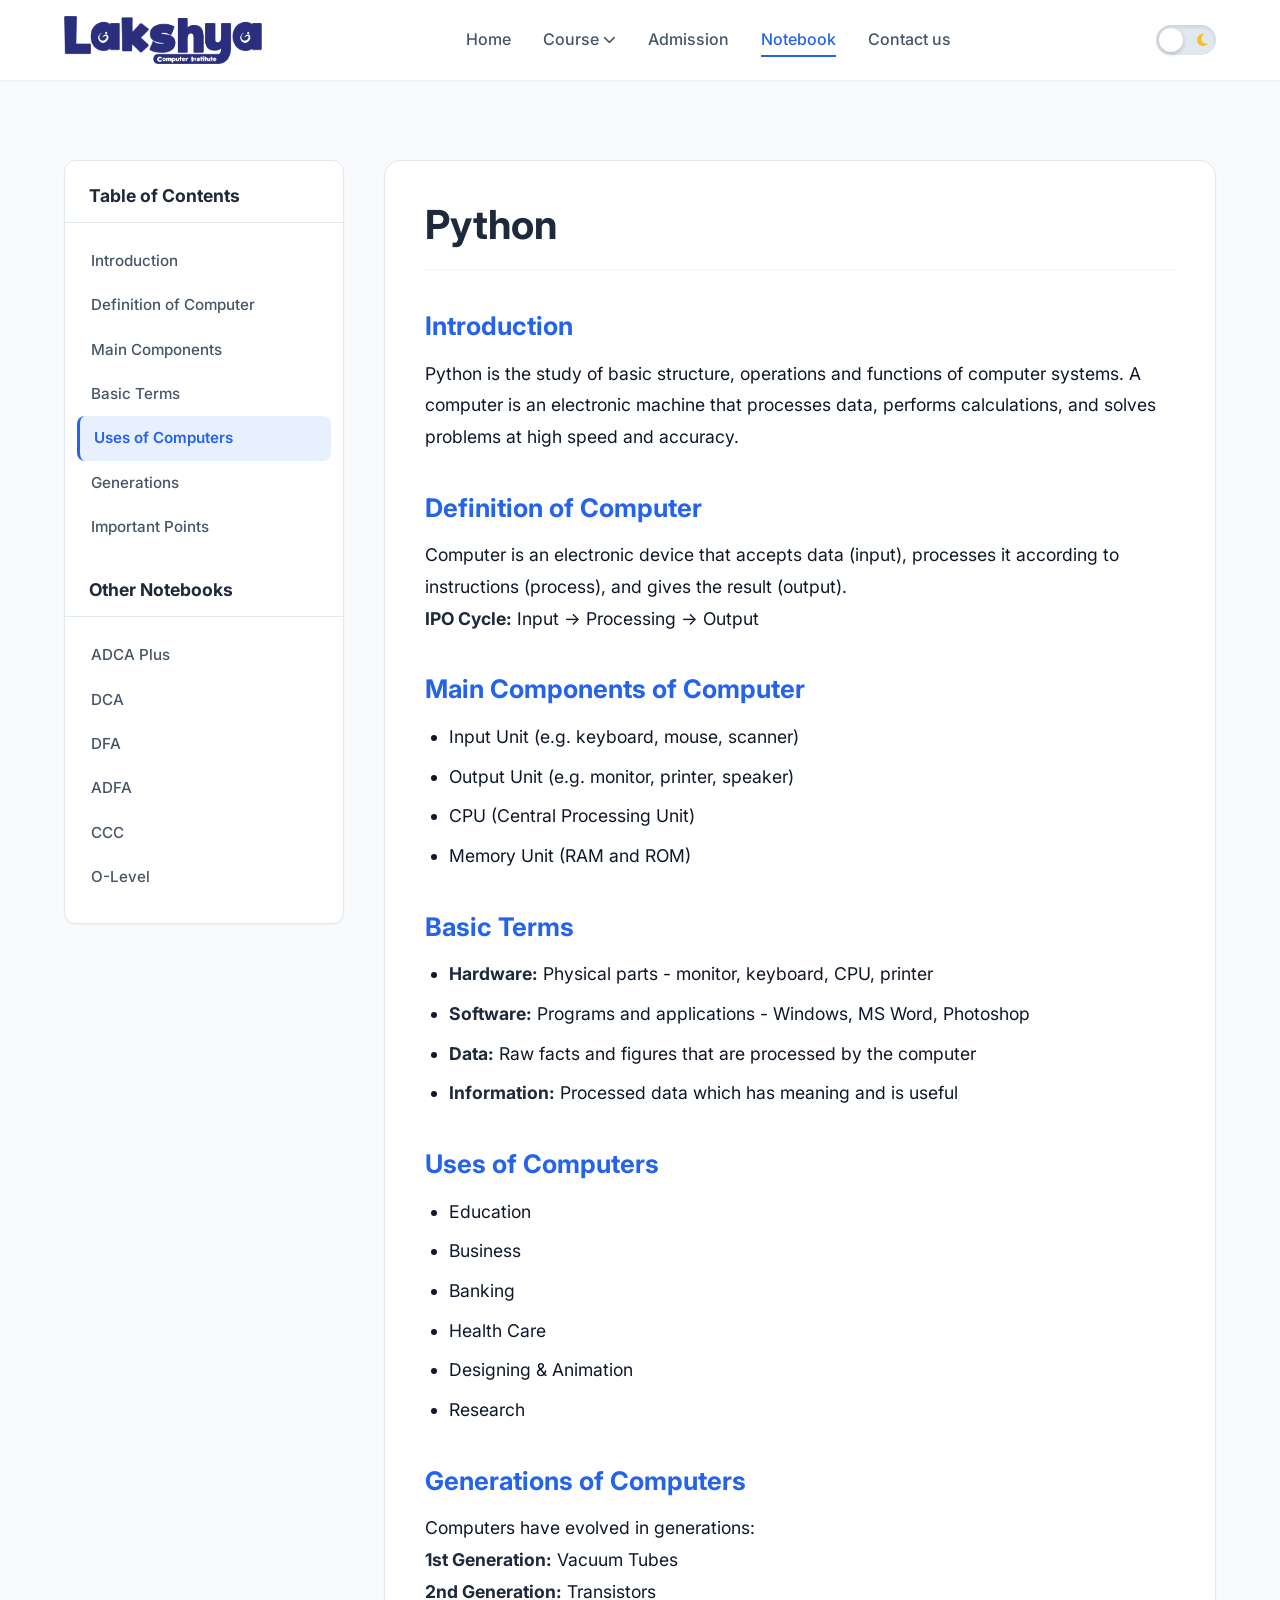
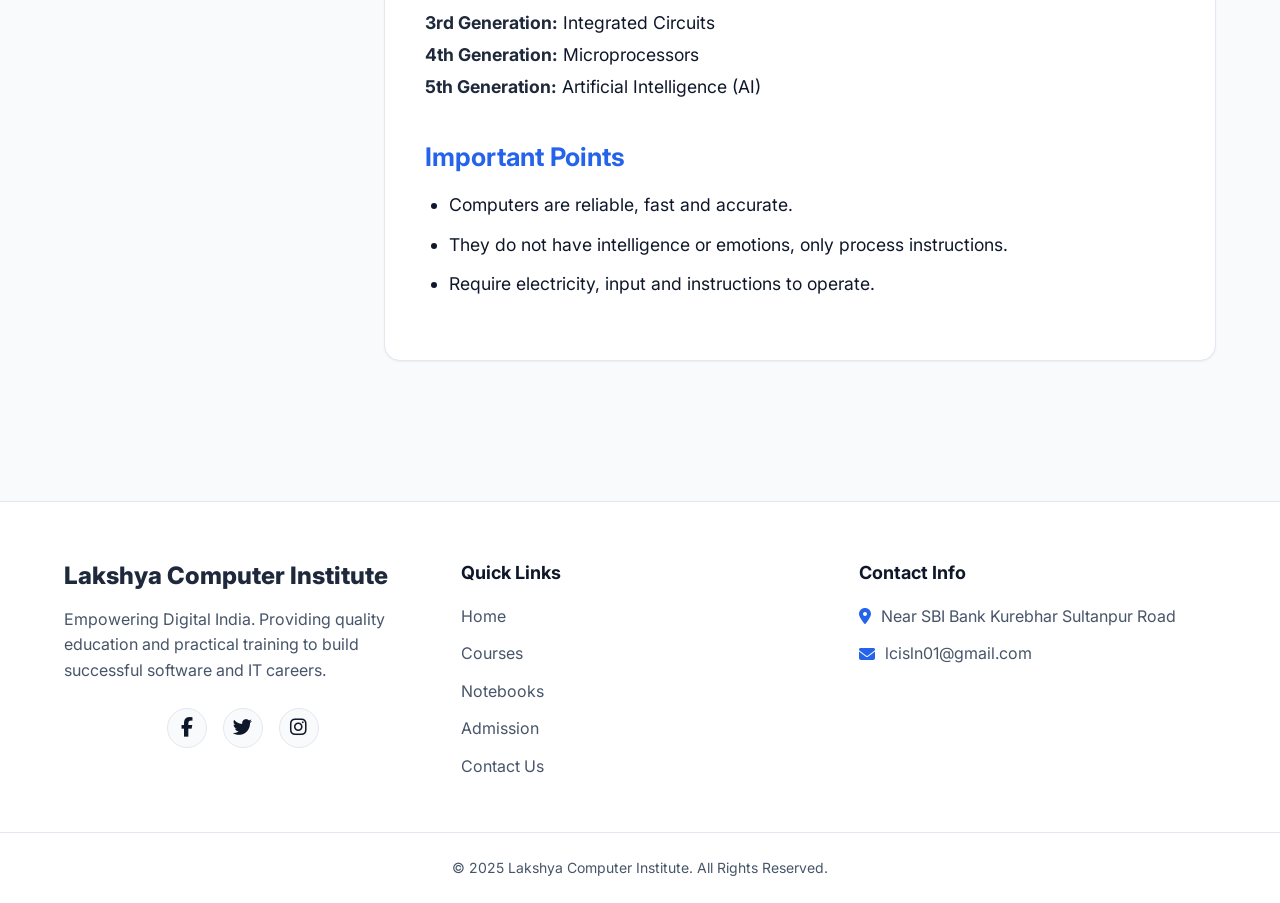
<file: python.html>
<!DOCTYPE html>
<html lang="en">

<head>
  <meta charset="UTF-8" />
  <title>Python - Lakshya Computer Institute</title>
  <meta name="viewport" content="width=device-width, initial-scale=1.0" />
  <link rel="icon" type="image/png" href="img/fevicon.png">
  <link rel="stylesheet" href="assets/css/style.css">
  <link rel="stylesheet" href="https://cdnjs.cloudflare.com/ajax/libs/font-awesome/6.4.0/css/all.min.css">
  <style>
    .notes-layout {
      display: flex;
      gap: 40px;
      position: relative;
      align-items: flex-start;
    }

    /* Sidebar Toggle for Mobile */
    .sidebar-toggle {
      display: none;
      width: 100%;
      background-color: var(--primary-color);
      color: #fff;
      padding: 14px 20px;
      border: none;
      border-radius: var(--border-radius-sm);
      font-size: 1.1rem;
      font-weight: 600;
      cursor: pointer;
      margin-bottom: 20px;
      justify-content: space-between;
      align-items: center;
    }

    /* Sidebar Styling */
    .notes-sidebar {
      width: 280px;
      flex-shrink: 0;
      background-color: var(--surface-color);
      border-radius: var(--border-radius-md);
      border: 1px solid var(--border-color);
      padding: 24px 0;
      position: sticky;
      top: 100px;
      height: max-content;
      max-height: calc(100vh - 120px);
      overflow-y: auto;
      box-shadow: var(--shadow-sm);
      z-index: 10;
    }

    .sidebar-header {
      padding: 0 24px 16px 24px;
      border-bottom: 1px solid var(--border-color);
      margin-bottom: 16px;
    }

    .sidebar-header h3 {
      font-size: 1.1rem;
      color: var(--primary-color);
      margin: 0;
    }

    .toc-list {
      list-style: none;
      padding: 0 12px;
    }

    .toc-list li a {
      display: block;
      padding: 10px 14px;
      color: var(--text-secondary);
      border-radius: var(--border-radius-sm);
      font-size: 0.95rem;
      font-weight: 500;
      transition: all var(--transition-fast);
      text-decoration: none;
    }

    .toc-list li a:hover {
      background-color: var(--bg-color);
      color: var(--accent-color);
    }

    .toc-list li a.active {
      background-color: rgba(37, 99, 235, 0.1);
      color: var(--accent-color);
      font-weight: 600;
      border-left: 3px solid var(--accent-color);
    }

    /* Reading Content Area */
    .notes-content {
      flex: 1;
      background-color: var(--surface-color);
      border-radius: var(--border-radius-lg);
      padding: 40px;
      border: 1px solid var(--border-color);
      box-shadow: var(--shadow-sm);
    }

    .notes-content h1 {
      font-size: 2.5rem;
      color: var(--primary-color);
      margin-bottom: 30px;
      padding-bottom: 20px;
      border-bottom: 2px solid var(--bg-color);
    }

    .notes-content h2 {
      font-size: 1.6rem;
      color: var(--accent-color);
      margin-top: 40px;
      margin-bottom: 16px;
      scroll-margin-top: 100px;
      /* Offset for sticky nav */
    }

    .notes-content p,
    .notes-content ul {
      font-size: 1.1rem;
      line-height: 1.8;
      color: var(--text-primary);
      margin-bottom: 20px;
      max-width: 80ch;
      /* Optimal reading width */
    }

    .notes-content ul {
      padding-left: 24px;
    }

    .notes-content li {
      margin-bottom: 8px;
    }

    .notes-content strong {
      color: var(--primary-color);
      font-weight: 700;
    }

    @media (max-width: 992px) {
      .notes-layout {
        flex-direction: column;
      }

      .sidebar-toggle {
        display: flex;
      }

      .notes-sidebar {
        width: 100%;
        position: static;
        max-height: none;
        display: none;
      }

      .notes-sidebar.show {
        display: block;
      }

      .notes-content {
        padding: 30px 20px;
      }

      .notes-content h1 {
        font-size: 2rem;
      }
    }
  </style>
</head>

<body>
  <!-- Page Loader -->
  <div id="page-loader" class="page-loader">
    <div class="spinner"></div>
  </div>

  <!-- Header -->
  <header>
    <div class="container navbar">
      <div class="nav-brand">
        <a href="index.html">
          <img src="img/logo.png" alt="Lakshya Logo" class="logo-img" />
        </a>
      </div>

      <nav class="nav-menu" id="nav-menu">
        <a href="index.html" class="nav-link">Home</a>
        <div class="dropdown">
          <a href="#" class="nav-link dropdown-toggle" id="dropdownBtn">Course <i class="fas fa-chevron-down"></i></a>
          <div class="dropdown-menu">
            <a href="Course.html" class="dropdown-item">Basic Course</a>
            <a href="Course.html" class="dropdown-item">Intermediate Course</a>
            <a href="Course.html" class="dropdown-item">Advance Course</a>
          </div>
        </div>
        <a href="admission.html" class="nav-link">Admission</a>
        <a href="Notebook.html" class="nav-link active">Notebook</a>
        <a href="contact.html" class="nav-link">Contact us</a>
      </nav>

      <div class="nav-actions">
        <button id="theme-toggle" class="animated-theme-toggle" aria-label="Toggle Dark Mode">
          <div class="toggle-track">
            <i class="fas fa-sun icon-sun"></i>
            <i class="fas fa-moon icon-moon"></i>
            <div class="toggle-thumb"></div>
          </div>
        </button>
        <button id="mobile-menu-btn" class="mobile-menu-btn" aria-label="Toggle Mobile Menu">
          <i class="fas fa-bars"></i>
        </button>
      </div>
    </div>
  </header>

  <!-- Notes Section -->
  <section class="section-padding" style="background-color: var(--bg-color);">
    <div class="container">

      <button class="sidebar-toggle" id="sidebarToggle">
        <span>Table of Contents</span> <i class="fas fa-chevron-down"></i>
      </button>

      <div class="notes-layout">
        <!-- Sticky Sidebar -->
        <aside class="notes-sidebar" id="notesSidebar">
          <div class="sidebar-header">
            <h3>Table of Contents</h3>
          </div>
          <ul class="toc-list" id="tocList">
            <li><a href="#intro" class="toc-link">Introduction</a></li>
            <li><a href="#definition" class="toc-link">Definition of Computer</a></li>
            <li><a href="#components" class="toc-link">Main Components</a></li>
            <li><a href="#terms" class="toc-link">Basic Terms</a></li>
            <li><a href="#uses" class="toc-link">Uses of Computers</a></li>
            <li><a href="#generations" class="toc-link">Generations</a></li>
            <li><a href="#points" class="toc-link">Important Points</a></li>
          </ul>

          <div class="sidebar-header" style="margin-top: 30px;">
            <h3>Other Notebooks</h3>
          </div>
          <ul class="toc-list">
            <li><a href="Course.html">ADCA Plus</a></li>
            <li><a href="Course.html">DCA</a></li>
            <li><a href="Course.html">DFA</a></li>
            <li><a href="Course.html">ADFA</a></li>
            <li><a href="Course.html">CCC</a></li>
            <li><a href="Course.html">O-Level</a></li>
          </ul>
        </aside>

        <!-- Main Content -->
        <div class="notes-content reveal">
          <h1>Python</h1>

          <h2 id="intro" class="scroll-target">Introduction</h2>
          <p>
            Python is the study of basic structure, operations and functions of computer systems. A
            computer is an electronic machine that processes data, performs calculations, and solves problems at high
            speed and accuracy.
          </p>

          <h2 id="definition" class="scroll-target">Definition of Computer</h2>
          <p>
            Computer is an electronic device that accepts data (input), processes it according to instructions
            (process),
            and gives the result (output). <br>
            <strong>IPO Cycle:</strong> Input &rarr; Processing &rarr; Output
          </p>

          <h2 id="components" class="scroll-target">Main Components of Computer</h2>
          <ul>
            <li>Input Unit (e.g. keyboard, mouse, scanner)</li>
            <li>Output Unit (e.g. monitor, printer, speaker)</li>
            <li>CPU (Central Processing Unit)</li>
            <li>Memory Unit (RAM and ROM)</li>
          </ul>

          <h2 id="terms" class="scroll-target">Basic Terms</h2>
          <ul>
            <li><strong>Hardware:</strong> Physical parts - monitor, keyboard, CPU, printer</li>
            <li><strong>Software:</strong> Programs and applications - Windows, MS Word, Photoshop</li>
            <li><strong>Data:</strong> Raw facts and figures that are processed by the computer</li>
            <li><strong>Information:</strong> Processed data which has meaning and is useful</li>
          </ul>

          <h2 id="uses" class="scroll-target">Uses of Computers</h2>
          <ul>
            <li>Education</li>
            <li>Business</li>
            <li>Banking</li>
            <li>Health Care</li>
            <li>Designing &amp; Animation</li>
            <li>Research</li>
          </ul>

          <h2 id="generations" class="scroll-target">Generations of Computers</h2>
          <p>
            Computers have evolved in generations: <br>
            <strong>1st Generation:</strong> Vacuum Tubes <br>
            <strong>2nd Generation:</strong> Transistors <br>
            <strong>3rd Generation:</strong> Integrated Circuits <br>
            <strong>4th Generation:</strong> Microprocessors <br>
            <strong>5th Generation:</strong> Artificial Intelligence (AI)
          </p>

          <h2 id="points" class="scroll-target">Important Points</h2>
          <ul>
            <li>Computers are reliable, fast and accurate.</li>
            <li>They do not have intelligence or emotions, only process instructions.</li>
            <li>Require electricity, input and instructions to operate.</li>
          </ul>
        </div>
      </div>
    </div>
  </section>

  <!-- Footer -->
  <footer>
    <div class="container footer-content">
      <div class="footer-brand">
        <h3>Lakshya Computer Institute</h3>
        <p>Empowering Digital India. Providing quality education and practical training to build successful software and
          IT careers.</p>
        <div class="social-icons">
          <a href="https://facebook.com/lakshyacomputer" class="social-icon" target="_blank" rel="noopener"><i
              class="fab fa-facebook-f"></i></a>
          <a href="https://twitter.com/lakshyainstitute" class="social-icon" target="_blank" rel="noopener"><i
              class="fab fa-twitter"></i></a>
          <a href="https://instagram.com/lakshyacomputer" class="social-icon" target="_blank" rel="noopener"><i
              class="fab fa-instagram"></i></a>
        </div>
      </div>
      <div class="footer-links">
        <h4>Quick Links</h4>
        <ul>
          <li><a href="index.html">Home</a></li>
          <li><a href="Course.html">Courses</a></li>
          <li><a href="Notebook.html">Notebooks</a></li>
          <li><a href="admission.html">Admission</a></li>
          <li><a href="contact.html">Contact Us</a></li>
        </ul>
      </div>
      <div class="footer-links">
        <h4>Contact Info</h4>
        <ul style="color: var(--text-secondary);">
          <li style="display: flex; gap: 10px; align-items: flex-start;"><i class="fas fa-map-marker-alt"
              style="margin-top: 4px; color: var(--accent-color);"></i> Near SBI Bank Kurebhar Sultanpur Road</li>
          <li style="display: flex; gap: 10px; align-items: center;"><i class="fas fa-envelope"
              style="color: var(--accent-color);"></i> lcisln01@gmail.com</li>
        </ul>
      </div>
    </div>
    <div class="footer-bottom">
      &copy; 2025 Lakshya Computer Institute. All Rights Reserved.
    </div>
  </footer>

  <!-- Scroll to Top -->
  <button id="scroll-top-btn" class="scroll-top" aria-label="Scroll to top"><i class="fas fa-arrow-up"></i></button>

  <script src="assets/js/main.js"></script>
  <script>
    document.addEventListener('DOMContentLoaded', () => {
      // Mobile Sidebar Toggle
      const sidebarToggle = document.getElementById('sidebarToggle');
      const notesSidebar = document.getElementById('notesSidebar');
      const toggleIcon = sidebarToggle.querySelector('i');

      sidebarToggle.addEventListener('click', () => {
        notesSidebar.classList.toggle('show');
        if (notesSidebar.classList.contains('show')) {
          toggleIcon.classList.replace('fa-chevron-down', 'fa-chevron-up');
        } else {
          toggleIcon.classList.replace('fa-chevron-up', 'fa-chevron-down');
        }
      });

      // Table of Contents Highlight via Intersection Observer
      const sections = document.querySelectorAll('.scroll-target');
      const navLinks = document.querySelectorAll('.toc-link');

      const observerOptions = {
        root: null,
        rootMargin: '-20% 0px -70% 0px', // Trigger when heading reaches near top
        threshold: 0
      };

      const observer = new IntersectionObserver((entries) => {
        entries.forEach(entry => {
          if (entry.isIntersecting) {
            const id = entry.target.getAttribute('id');
            // Remove active from all
            navLinks.forEach(link => link.classList.remove('active'));
            // Add active to current
            const activeLink = document.querySelector(`.toc-link[href="#${id}"]`);
            if (activeLink) activeLink.classList.add('active');
          }
        });
      }, observerOptions);

      sections.forEach(section => {
        observer.observe(section);
      });

      // Smooth scroll for TOC links
      navLinks.forEach(link => {
        link.addEventListener('click', function (e) {
          e.preventDefault();
          const targetId = this.getAttribute('href').substring(1);
          const targetElement = document.getElementById(targetId);
          if (targetElement) {
            window.scrollTo({
              top: targetElement.offsetTop - 80, // Offset for fixed header
              behavior: 'smooth'
            });
            if (window.innerWidth <= 992) {
              notesSidebar.classList.remove('show');
              toggleIcon.classList.replace('fa-chevron-up', 'fa-chevron-down');
            }
          }
        });
      });
    });
  </script>
</body>

</html>
</file>
<file: css/style.css>
/* ==========================================================================
   Lakshya Computer Institute - Premium Modern Design System
   ========================================================================== */

@import url('https://fonts.googleapis.com/css2?family=Outfit:wght@400;500;600;700;800&family=Plus+Jakarta+Sans:wght@400;500;600;700;800&display=swap');

:root {
  /* Colors */
  --primary: #0f172a;          /* Slate 900 */
  --primary-dark: #090d16;     /* Deep Midnight */
  --primary-light: #1e293b;    /* Slate 800 */
  --brand-blue: #2563eb;       /* Electric Royal Blue */
  --brand-blue-hover: #1d4ed8;
  --brand-cyan: #06b6d4;       /* Modern Cyan */
  --accent-amber: #f59e0b;     /* Achievement Gold */
  --accent-amber-light: #fef3c7;
  --accent-emerald: #10b981;   /* Success Green */
  --accent-emerald-light: #d1fae5;
  --accent-rose: #f43f5e;
  
  /* Backgrounds & Surfaces */
  --bg-body: #f8fafc;          /* Slate 50 */
  --bg-card: #ffffff;
  --bg-card-alt: #f1f5f9;
  --border-light: #e2e8f0;
  --border-hover: #cbd5e1;

  /* Text Colors */
  --text-dark: #0f172a;
  --text-secondary: #475569;
  --text-muted: #64748b;
  --text-light: #f8fafc;
  --text-white: #ffffff;

  /* Typography */
  --font-heading: 'Outfit', sans-serif;
  --font-body: 'Plus Jakarta Sans', sans-serif;

  /* Gradients */
  --gradient-brand: linear-gradient(135deg, #2563eb 0%, #06b6d4 100%);
  --gradient-dark: linear-gradient(135deg, #0f172a 0%, #1e293b 100%);
  --gradient-accent: linear-gradient(135deg, #f59e0b 0%, #ea580c 100%);
  --gradient-card-glow: linear-gradient(135deg, rgba(37, 99, 235, 0.08) 0%, rgba(6, 182, 212, 0.04) 100%);

  /* Shadows */
  --shadow-sm: 0 1px 3px rgba(15, 23, 42, 0.06);
  --shadow-md: 0 4px 6px -1px rgba(15, 23, 42, 0.08), 0 2px 4px -2px rgba(15, 23, 42, 0.05);
  --shadow-lg: 0 10px 15px -3px rgba(15, 23, 42, 0.08), 0 4px 6px -4px rgba(15, 23, 42, 0.04);
  --shadow-xl: 0 20px 25px -5px rgba(15, 23, 42, 0.1), 0 8px 10px -6px rgba(15, 23, 42, 0.04);
  --shadow-glow: 0 10px 25px -5px rgba(37, 99, 235, 0.35);

  /* Spacing & Radii */
  --radius-sm: 6px;
  --radius-md: 12px;
  --radius-lg: 18px;
  --radius-full: 9999px;
  --container-max: 1320px;
  --transition: all 0.25s cubic-bezier(0.16, 1, 0.3, 1);
}

/* Base Styles */
* {
  margin: 0;
  padding: 0;
  box-sizing: border-box;
}

html {
  scroll-behavior: smooth;
  font-size: 16px;
}

body {
  font-family: var(--font-body);
  background-color: var(--bg-body);
  color: var(--text-dark);
  line-height: 1.6;
  overflow-x: hidden;
  -webkit-font-smoothing: antialiased;
}

img {
  max-width: 100%;
  height: auto;
  display: block;
}

a {
  text-decoration: none;
  color: inherit;
  transition: var(--transition);
}

button {
  font-family: inherit;
  cursor: pointer;
  border: none;
  outline: none;
  transition: var(--transition);
}

input, select, textarea {
  font-family: inherit;
  outline: none;
}

/* Layout Container */
.container {
  max-width: var(--container-max);
  margin: 0 auto;
  padding: 0 1.5rem;
}

/* Section Common Styling */
.section-padding {
  padding: 5.5rem 0;
}

.section-header {
  text-align: center;
  max-width: 720px;
  margin: 0 auto 3.5rem auto;
}

.section-tag {
  display: inline-flex;
  align-items: center;
  gap: 0.5rem;
  padding: 0.35rem 1rem;
  border-radius: var(--radius-full);
  font-size: 0.85rem;
  font-weight: 700;
  text-transform: uppercase;
  letter-spacing: 0.05em;
  background: rgba(37, 99, 235, 0.1);
  color: var(--brand-blue);
  margin-bottom: 0.85rem;
}

.section-title {
  font-family: var(--font-heading);
  font-size: 2.35rem;
  font-weight: 800;
  color: var(--text-dark);
  line-height: 1.25;
  margin-bottom: 1rem;
}

.section-title span {
  background: var(--gradient-brand);
  -webkit-background-clip: text;
  -webkit-text-fill-color: transparent;
}

.section-desc {
  color: var(--text-secondary);
  font-size: 1.05rem;
  line-height: 1.65;
}

/* Buttons */
.btn {
  display: inline-flex;
  align-items: center;
  justify-content: center;
  gap: 0.6rem;
  font-weight: 600;
  font-size: 0.95rem;
  padding: 0.75rem 1.6rem;
  border-radius: var(--radius-md);
  transition: var(--transition);
  cursor: pointer;
}

.btn-primary {
  background: var(--gradient-brand);
  color: var(--text-white);
  box-shadow: 0 4px 14px rgba(37, 99, 235, 0.35);
}

.btn-primary:hover {
  transform: translateY(-2px);
  box-shadow: 0 8px 20px rgba(37, 99, 235, 0.45);
  color: var(--text-white);
}

.btn-secondary {
  background: #ffffff;
  color: var(--text-dark);
  border: 1px solid var(--border-light);
  box-shadow: var(--shadow-sm);
}

.btn-secondary:hover {
  background: var(--bg-card-alt);
  border-color: var(--brand-blue);
  color: var(--brand-blue);
  transform: translateY(-2px);
}

.btn-accent {
  background: var(--gradient-accent);
  color: var(--text-white);
  box-shadow: 0 4px 14px rgba(245, 158, 11, 0.35);
}

.btn-accent:hover {
  transform: translateY(-2px);
  box-shadow: 0 8px 20px rgba(245, 158, 11, 0.45);
}

.btn-sm {
  padding: 0.5rem 1rem;
  font-size: 0.85rem;
  border-radius: var(--radius-sm);
}

.btn-lg {
  padding: 0.9rem 2rem;
  font-size: 1.05rem;
  border-radius: var(--radius-lg);
}

/* ==========================================================================
   1. TOP ANNOUNCEMENT BAR
   ========================================================================== */
.top-bar {
  background-color: var(--primary);
  color: #cbd5e1;
  font-size: 0.825rem;
  padding: 0.55rem 0;
  border-bottom: 1px solid rgba(255, 255, 255, 0.08);
}

.top-bar-content {
  display: flex;
  justify-content: space-between;
  align-items: center;
  flex-wrap: wrap;
  gap: 0.75rem;
}

.top-bar-left, .top-bar-right {
  display: flex;
  align-items: center;
  gap: 1.5rem;
}

.top-info-item {
  display: flex;
  align-items: center;
  gap: 0.45rem;
}

.top-info-item i {
  color: var(--brand-cyan);
}

.top-bar-badge {
  background: rgba(245, 158, 11, 0.15);
  color: #fbbf24;
  padding: 0.15rem 0.65rem;
  border-radius: var(--radius-full);
  font-weight: 600;
  display: inline-flex;
  align-items: center;
  gap: 0.35rem;
  border: 1px solid rgba(245, 158, 11, 0.3);
}

/* ==========================================================================
   2. MAIN NAVIGATION (STICKY & GLASS)
   ========================================================================== */
.navbar {
  position: sticky;
  top: 0;
  z-index: 1000;
  background: rgba(255, 255, 255, 0.92);
  backdrop-filter: blur(12px);
  -webkit-backdrop-filter: blur(12px);
  border-bottom: 1px solid rgba(226, 232, 240, 0.8);
  transition: var(--transition);
}

.navbar.scrolled {
  box-shadow: 0 10px 25px -5px rgba(15, 23, 42, 0.08);
}

.nav-container {
  display: flex;
  justify-content: space-between;
  align-items: center;
  height: 5.25rem;
  gap: 1.25rem;
}

.brand-logo {
  display: flex;
  align-items: center;
  gap: 0.85rem;
  flex-shrink: 0;
}

.brand-icon {
  width: 3.1rem;
  height: 3.1rem;
  background: var(--gradient-brand);
  border-radius: var(--radius-md);
  display: flex;
  align-items: center;
  justify-content: center;
  color: #ffffff;
  font-size: 1.5rem;
  box-shadow: 0 4px 14px rgba(37, 99, 235, 0.35);
  flex-shrink: 0;
}

.brand-title {
  display: flex;
  flex-direction: column;
  align-items: flex-start;
  justify-content: center;
  line-height: 1;
  white-space: nowrap;
}

.brand-title .brand-highlight {
  font-family: 'Syne', var(--font-heading), sans-serif;
  font-weight: 800;
  font-size: 1.7rem;
  letter-spacing: 0.01em;
  line-height: 1.1;
  background: linear-gradient(135deg, #1d4ed8 0%, #2563eb 55%, #06b6d4 100%);
  -webkit-background-clip: text;
  -webkit-text-fill-color: transparent;
  display: block;
  transform: scaleY(1.18);
  transform-origin: bottom left;
  position: relative;
  filter: drop-shadow(0 2px 6px rgba(37, 99, 235, 0.18));
  transition: var(--transition);
}

.brand-title .brand-dark {
  font-family: var(--font-heading);
  font-weight: 800;
  font-size: 0.72rem;
  color: #000000;
  text-transform: uppercase;
  letter-spacing: 0.22em;
  line-height: 1;
  margin-top: 0.32rem;
  display: block;
}

.brand-logo:hover .brand-highlight {
  filter: drop-shadow(0 4px 14px rgba(37, 99, 235, 0.35));
  transform: scaleY(1.18) translateY(-1px);
}

.nav-links {
  display: flex;
  align-items: center;
  gap: clamp(0.7rem, 1.25vw, 1.4rem);
  list-style: none;
  white-space: nowrap;
}

.nav-links li {
  white-space: nowrap;
  flex-shrink: 0;
}

.nav-link {
  font-weight: 600;
  font-size: 0.925rem;
  color: var(--text-secondary);
  position: relative;
  padding: 0.35rem 0;
  white-space: nowrap;
  display: inline-block;
}

.nav-link:hover, .nav-link.active {
  color: var(--brand-blue);
}

.nav-link::after {
  content: '';
  position: absolute;
  bottom: 0;
  left: 0;
  width: 0;
  height: 2px;
  background: var(--brand-blue);
  border-radius: 2px;
  transition: width 0.25s ease;
}

.nav-link:hover::after, .nav-link.active::after {
  width: 100%;
}

.nav-actions {
  display: flex;
  align-items: center;
  gap: 1rem;
  flex-shrink: 0;
}

.menu-toggle {
  display: none;
  background: transparent;
  font-size: 1.4rem;
  color: var(--primary);
  padding: 0.5rem;
}

/* ==========================================================================
   3. HERO SECTION
   ========================================================================== */
.hero {
  position: relative;
  padding: 5.5rem 0 4.5rem 0;
  background: radial-gradient(100% 80% at 50% 0%, rgba(37, 99, 235, 0.06) 0%, rgba(248, 250, 252, 0) 100%);
  overflow: hidden;
}

.hero-glow-1 {
  position: absolute;
  top: -100px;
  left: 15%;
  width: 450px;
  height: 450px;
  background: rgba(37, 99, 235, 0.12);
  filter: blur(120px);
  border-radius: 50%;
  pointer-events: none;
  z-index: 0;
}

.hero-glow-2 {
  position: absolute;
  top: 150px;
  right: 10%;
  width: 400px;
  height: 400px;
  background: rgba(6, 182, 212, 0.1);
  filter: blur(120px);
  border-radius: 50%;
  pointer-events: none;
  z-index: 0;
}

.hero-grid {
  display: grid;
  grid-template-columns: 1.15fr 0.85fr;
  align-items: center;
  gap: 3.5rem;
  position: relative;
  z-index: 1;
}

.hero-centered {
  max-width: 920px;
  margin: 0 auto;
  text-align: center;
  position: relative;
  z-index: 1;
  display: flex;
  flex-direction: column;
  align-items: center;
}

.hero-centered .hero-title {
  font-size: 3.6rem;
  margin-bottom: 1.5rem;
}

.hero-centered .hero-desc {
  max-width: 720px;
  margin-left: auto;
  margin-right: auto;
  margin-bottom: 2.5rem;
  font-size: 1.2rem;
}

.hero-centered .hero-cta-group {
  justify-content: center;
  margin-bottom: 2.75rem;
}

.hero-centered .hero-highlights {
  justify-content: center;
  gap: 2rem;
  width: 100%;
}

.hero-badge-pill {
  display: inline-flex;
  align-items: center;
  gap: 0.5rem;
  background: #ffffff;
  border: 1px solid rgba(37, 99, 235, 0.2);
  padding: 0.4rem 1rem;
  border-radius: var(--radius-full);
  font-size: 0.85rem;
  font-weight: 600;
  color: var(--brand-blue);
  box-shadow: var(--shadow-sm);
  margin-bottom: 1.25rem;
}

.hero-badge-pill i {
  color: var(--accent-amber);
}

.hero-title {
  font-family: var(--font-heading);
  font-size: 3.4rem;
  font-weight: 800;
  line-height: 1.15;
  color: var(--primary);
  letter-spacing: -0.03em;
  margin-bottom: 1.35rem;
}

.hero-title .gradient-text {
  background: var(--gradient-brand);
  -webkit-background-clip: text;
  -webkit-text-fill-color: transparent;
}

.hero-desc {
  font-size: 1.15rem;
  color: var(--text-secondary);
  line-height: 1.7;
  margin-bottom: 2.25rem;
  max-width: 580px;
}

.hero-cta-group {
  display: flex;
  align-items: center;
  gap: 1rem;
  flex-wrap: wrap;
  margin-bottom: 2.5rem;
}

.hero-highlights {
  display: flex;
  align-items: center;
  gap: 1.5rem;
  flex-wrap: wrap;
  padding-top: 1.5rem;
  border-top: 1px solid var(--border-light);
}

.hero-highlight-item {
  display: flex;
  align-items: center;
  gap: 0.5rem;
  font-size: 0.9rem;
  font-weight: 600;
  color: var(--text-secondary);
}

.hero-highlight-item i {
  color: var(--accent-emerald);
  font-size: 1.1rem;
}

/* Hero Visual & Interactive Card */
.hero-visual {
  position: relative;
}

/* Hero Visual Slider Showcase */
.hero-slider-wrapper {
  position: relative;
  border-radius: var(--radius-lg);
  overflow: hidden;
  box-shadow: 0 25px 50px -12px rgba(15, 23, 42, 0.22), 0 0 0 1px rgba(226, 232, 240, 0.8);
  height: 430px;
  background: #0f172a;
}

.hero-slide {
  position: absolute;
  inset: 0;
  opacity: 0;
  transition: opacity 0.8s cubic-bezier(0.16, 1, 0.3, 1), transform 0.8s cubic-bezier(0.16, 1, 0.3, 1);
  transform: scale(1.04);
  pointer-events: none;
}

.hero-slide.active {
  opacity: 1;
  transform: scale(1);
  pointer-events: auto;
}

.hero-slide img {
  width: 100%;
  height: 100%;
  object-fit: cover;
  display: block;
}

.hero-slide-caption {
  position: absolute;
  bottom: 0;
  left: 0;
  right: 0;
  padding: 3rem 1.75rem 2rem 1.75rem;
  background: linear-gradient(to top, rgba(15, 23, 42, 0.95) 0%, rgba(15, 23, 42, 0.6) 65%, transparent 100%);
  color: #ffffff;
  z-index: 2;
}

.slide-tag {
  display: inline-flex;
  align-items: center;
  gap: 0.4rem;
  font-size: 0.775rem;
  font-weight: 700;
  text-transform: uppercase;
  letter-spacing: 0.06em;
  padding: 0.25rem 0.75rem;
  border-radius: var(--radius-full);
  background: rgba(6, 182, 212, 0.25);
  color: #38bdf8;
  margin-bottom: 0.5rem;
  backdrop-filter: blur(4px);
}

.slide-title {
  font-family: var(--font-heading);
  font-size: 1.25rem;
  font-weight: 800;
  color: #ffffff;
  text-shadow: 0 2px 4px rgba(0, 0, 0, 0.5);
  line-height: 1.3;
}

/* Slider Controls */
.slider-arrow {
  position: absolute;
  top: 50%;
  transform: translateY(-50%);
  width: 2.75rem;
  height: 2.75rem;
  border-radius: 50%;
  background: rgba(15, 23, 42, 0.65);
  backdrop-filter: blur(6px);
  border: 1px solid rgba(255, 255, 255, 0.25);
  color: #ffffff;
  display: flex;
  align-items: center;
  justify-content: center;
  font-size: 1rem;
  cursor: pointer;
  z-index: 5;
  opacity: 0;
  transition: var(--transition);
}

.hero-slider-wrapper:hover .slider-arrow {
  opacity: 1;
}

.slider-arrow:hover {
  background: var(--brand-blue);
  transform: translateY(-50%) scale(1.08);
}

.slider-arrow.prev { left: 1rem; }
.slider-arrow.next { right: 1rem; }

.slider-dots {
  position: absolute;
  bottom: 0.85rem;
  left: 50%;
  transform: translateX(-50%);
  display: flex;
  align-items: center;
  gap: 0.5rem;
  z-index: 5;
}

.slider-dot {
  width: 8px;
  height: 8px;
  border-radius: 50%;
  background: rgba(255, 255, 255, 0.45);
  border: none;
  cursor: pointer;
  transition: all 0.3s ease;
  padding: 0;
}

.slider-dot.active {
  width: 26px;
  border-radius: var(--radius-full);
  background: #ffffff;
  box-shadow: 0 0 10px rgba(255, 255, 255, 0.8);
}

/* Floating Badges */
.floating-badge {
  position: absolute;
  background: #ffffff;
  border-radius: var(--radius-md);
  padding: 0.75rem 1rem;
  box-shadow: var(--shadow-xl);
  border: 1px solid var(--border-light);
  display: flex;
  align-items: center;
  gap: 0.75rem;
  z-index: 2;
  animation: float 4s ease-in-out infinite;
}

.floating-badge.badge-top-left {
  top: -20px;
  left: -25px;
}

.floating-badge.badge-bottom-right {
  bottom: -20px;
  right: -20px;
  animation-delay: 2s;
}

@keyframes float {
  0% { transform: translateY(0); }
  50% { transform: translateY(-8px); }
  100% { transform: translateY(0); }
}

/* ==========================================================================
   4. METRICS / STATS STRIP
   ========================================================================== */
.stats-strip {
  background: #ffffff;
  border-top: 1px solid var(--border-light);
  border-bottom: 1px solid var(--border-light);
  padding: 2.5rem 0;
}

.stats-grid {
  display: grid;
  grid-template-columns: repeat(4, 1fr);
  gap: 2rem;
  text-align: center;
}

.stat-item {
  display: flex;
  flex-direction: column;
  align-items: center;
  justify-content: center;
  position: relative;
}

.stat-item:not(:last-child)::after {
  content: '';
  position: absolute;
  right: 0;
  top: 15%;
  height: 70%;
  width: 1px;
  background-color: var(--border-light);
}

.stat-number {
  font-family: var(--font-heading);
  font-size: 2.75rem;
  font-weight: 800;
  color: var(--brand-blue);
  line-height: 1.1;
  margin-bottom: 0.35rem;
}

.stat-label {
  font-size: 0.925rem;
  font-weight: 600;
  color: var(--text-secondary);
}

/* ==========================================================================
   5. INTERACTIVE COURSE FINDER / WIDGET
   ========================================================================== */
.finder-section {
  background: linear-gradient(135deg, #0f172a 0%, #1e293b 100%);
  color: #ffffff;
  padding: 3.5rem 0;
  border-radius: var(--radius-lg);
  margin: 3rem 0;
}

.finder-container {
  display: flex;
  align-items: center;
  justify-content: space-between;
  gap: 2.5rem;
  flex-wrap: wrap;
}

.finder-text h3 {
  font-family: var(--font-heading);
  font-size: 1.85rem;
  font-weight: 800;
  margin-bottom: 0.5rem;
}

.finder-text p {
  color: #94a3b8;
  max-width: 520px;
}

.finder-controls {
  display: flex;
  gap: 1rem;
  flex-wrap: wrap;
}

.finder-select {
  padding: 0.8rem 1.25rem;
  border-radius: var(--radius-md);
  border: 1px solid rgba(255, 255, 255, 0.2);
  background: rgba(255, 255, 255, 0.08);
  color: #ffffff;
  font-size: 0.95rem;
  min-width: 200px;
}

.finder-select option {
  background: var(--primary);
  color: #ffffff;
}

/* ==========================================================================
   6. COURSES CATALOG SECTION
   ========================================================================== */
.course-filters {
  display: flex;
  align-items: center;
  justify-content: center;
  gap: 0.75rem;
  flex-wrap: wrap;
  margin-bottom: 3rem;
  padding: 0.25rem 0.5rem;
}

@media (max-width: 991px) {
  .course-filters {
    justify-content: flex-start;
    flex-wrap: nowrap;
    overflow-x: auto;
    padding-bottom: 0.75rem;
    -webkit-overflow-scrolling: touch;
  }
}

.filter-btn {
  padding: 0.6rem 1.25rem;
  border-radius: var(--radius-full);
  background: #ffffff;
  border: 1px solid var(--border-light);
  color: var(--text-secondary);
  font-size: 0.9rem;
  font-weight: 600;
  transition: var(--transition);
  white-space: nowrap;
  flex-shrink: 0;
}

.filter-btn:hover {
  border-color: var(--brand-blue);
  color: var(--brand-blue);
}

.filter-btn.active {
  background: var(--brand-blue);
  border-color: var(--brand-blue);
  color: #ffffff;
  box-shadow: 0 4px 12px rgba(37, 99, 235, 0.3);
}

.courses-grid {
  display: grid;
  grid-template-columns: repeat(auto-fill, minmax(360px, 1fr));
  gap: 2rem;
}

.course-card {
  background: #ffffff;
  border-radius: var(--radius-lg);
  border: 1px solid var(--border-light);
  padding: 1.85rem;
  display: flex;
  flex-direction: column;
  transition: var(--transition);
  position: relative;
  overflow: hidden;
}

.course-card:hover {
  transform: translateY(-6px);
  box-shadow: var(--shadow-xl);
  border-color: rgba(37, 99, 235, 0.3);
}

.course-top {
  display: flex;
  justify-content: space-between;
  align-items: flex-start;
  margin-bottom: 1.25rem;
}

.course-tag {
  font-size: 0.75rem;
  font-weight: 700;
  text-transform: uppercase;
  letter-spacing: 0.05em;
  padding: 0.25rem 0.75rem;
  border-radius: var(--radius-full);
}

.tag-diploma { background: #e0f2fe; color: #0284c7; }
.tag-accounting { background: #dcfce7; color: #16a34a; }
.tag-coding { background: #f3e8ff; color: #7e22ce; }
.tag-design { background: #fee2e2; color: #dc2626; }
.tag-cert { background: #fef3c7; color: #d97706; }

.course-duration {
  font-size: 0.825rem;
  font-weight: 600;
  color: var(--text-muted);
  display: flex;
  align-items: center;
  gap: 0.35rem;
}

.course-title {
  font-family: var(--font-heading);
  font-size: 1.35rem;
  font-weight: 800;
  color: var(--text-dark);
  margin-bottom: 0.65rem;
  line-height: 1.3;
}

.course-desc {
  font-size: 0.925rem;
  color: var(--text-secondary);
  line-height: 1.6;
  margin-bottom: 1.35rem;
}

.course-syllabus-list {
  list-style: none;
  margin-bottom: 1.5rem;
  border-top: 1px dashed var(--border-light);
  border-bottom: 1px dashed var(--border-light);
  padding: 1rem 0;
  flex-grow: 1;
}

.course-syllabus-list li {
  font-size: 0.85rem;
  color: var(--text-secondary);
  margin-bottom: 0.45rem;
  display: flex;
  align-items: center;
  gap: 0.5rem;
}

.course-syllabus-list li i {
  color: var(--brand-blue);
  font-size: 0.8rem;
}

.course-footer {
  display: flex;
  align-items: center;
  justify-content: space-between;
  padding-top: 0.5rem;
}

.course-cert-badge {
  font-size: 0.775rem;
  color: var(--accent-amber);
  font-weight: 700;
  display: flex;
  align-items: center;
  gap: 0.35rem;
}

/* ==========================================================================
   7. WHY CHOOSE LAKSHYA (VALUE PILLARS)
   ========================================================================== */
.why-us {
  background: #ffffff;
}

.features-grid {
  display: grid;
  grid-template-columns: repeat(3, 1fr);
  gap: 2rem;
}

.feature-box {
  padding: 2.25rem;
  border-radius: var(--radius-lg);
  background: var(--bg-body);
  border: 1px solid var(--border-light);
  transition: var(--transition);
}

.feature-box:hover {
  background: #ffffff;
  transform: translateY(-4px);
  border-color: var(--brand-blue);
  box-shadow: var(--shadow-lg);
}

.feature-icon-wrapper {
  width: 3.5rem;
  height: 3.5rem;
  border-radius: var(--radius-md);
  background: var(--gradient-brand);
  color: #ffffff;
  display: flex;
  align-items: center;
  justify-content: center;
  font-size: 1.4rem;
  margin-bottom: 1.5rem;
  box-shadow: 0 6px 16px rgba(37, 99, 235, 0.25);
}

.feature-box h3 {
  font-family: var(--font-heading);
  font-size: 1.25rem;
  font-weight: 700;
  color: var(--text-dark);
  margin-bottom: 0.65rem;
}

.feature-box p {
  font-size: 0.925rem;
  color: var(--text-secondary);
  line-height: 1.6;
}

/* ==========================================================================
   8. STUDENT VERIFICATION PORTAL WIDGET
   ========================================================================== */
.verification-card {
  background: linear-gradient(135deg, #ffffff 0%, #f8fafc 100%);
  border: 1px solid var(--border-light);
  border-radius: var(--radius-lg);
  padding: 3rem;
  box-shadow: var(--shadow-xl);
  max-width: 920px;
  margin: 0 auto;
}

.verification-header {
  text-align: center;
  margin-bottom: 2rem;
}

.verification-header h3 {
  font-family: var(--font-heading);
  font-size: 1.85rem;
  font-weight: 800;
  color: var(--text-dark);
  margin-bottom: 0.5rem;
}

.verification-header p {
  color: var(--text-secondary);
  font-size: 0.95rem;
}

.verification-form {
  display: flex;
  gap: 1rem;
  margin-bottom: 1.5rem;
  max-width: 650px;
  margin-left: auto;
  margin-right: auto;
}

.verify-input {
  flex: 1;
  padding: 0.85rem 1.25rem;
  border: 2px solid var(--border-light);
  border-radius: var(--radius-md);
  font-size: 1rem;
  font-weight: 600;
  text-transform: uppercase;
  letter-spacing: 0.05em;
  transition: var(--transition);
}

.verify-input:focus {
  border-color: var(--brand-blue);
  box-shadow: 0 0 0 4px rgba(37, 99, 235, 0.15);
}

.verify-sample-pills {
  display: flex;
  align-items: center;
  justify-content: center;
  gap: 0.5rem;
  flex-wrap: wrap;
  font-size: 0.825rem;
  color: var(--text-muted);
}

.sample-btn {
  background: var(--bg-card-alt);
  border: 1px dashed var(--border-hover);
  padding: 0.2rem 0.6rem;
  border-radius: var(--radius-sm);
  font-size: 0.8rem;
  cursor: pointer;
  color: var(--brand-blue);
  font-weight: 600;
}

.sample-btn:hover {
  background: #e2e8f0;
}

/* Verification Result Box */
.verify-result-box {
  margin-top: 2rem;
  display: none;
  border-radius: var(--radius-md);
  padding: 1.5rem;
  animation: fadeIn 0.3s ease-out;
}

@keyframes fadeIn {
  from { opacity: 0; transform: translateY(8px); }
  to { opacity: 1; transform: translateY(0); }
}

.verify-result-box.success {
  display: block;
  background: #f0fdf4;
  border: 1px solid #bbf7d0;
}

.verify-result-box.error {
  display: block;
  background: #fef2f2;
  border: 1px solid #fecaca;
}

.result-card-inner {
  display: grid;
  grid-template-columns: auto 1fr;
  gap: 1.5rem;
  align-items: center;
}

.verified-stamp {
  width: 4.5rem;
  height: 4.5rem;
  border-radius: 50%;
  background: var(--accent-emerald);
  color: #ffffff;
  display: flex;
  align-items: center;
  justify-content: center;
  font-size: 2rem;
  box-shadow: 0 4px 12px rgba(16, 185, 129, 0.3);
}

.verified-details h4 {
  font-family: var(--font-heading);
  font-size: 1.25rem;
  font-weight: 800;
  color: #166534;
  margin-bottom: 0.25rem;
}

.verified-grid {
  display: grid;
  grid-template-columns: repeat(3, 1fr);
  gap: 1rem;
  margin-top: 0.75rem;
  font-size: 0.85rem;
}

.verified-cell span {
  display: block;
  color: var(--text-muted);
  font-size: 0.75rem;
  text-transform: uppercase;
  font-weight: 600;
}

.verified-cell strong {
  color: var(--text-dark);
}

/* ==========================================================================
   9. CAMPUS & LAB INFRASTRUCTURE
   ========================================================================== */
.lab-facilities-grid {
  display: grid;
  grid-template-columns: repeat(4, 1fr);
  gap: 1.5rem;
}

.facility-card {
  background: #ffffff;
  border: 1px solid var(--border-light);
  border-radius: var(--radius-lg);
  padding: 1.75rem;
  text-align: center;
  transition: var(--transition);
}

.facility-card:hover {
  transform: translateY(-5px);
  border-color: var(--brand-blue);
  box-shadow: var(--shadow-lg);
}

.facility-icon-circle {
  width: 4rem;
  height: 4rem;
  border-radius: 50%;
  background: rgba(37, 99, 235, 0.08);
  color: var(--brand-blue);
  display: flex;
  align-items: center;
  justify-content: center;
  font-size: 1.6rem;
  margin: 0 auto 1.25rem auto;
}

.facility-card h4 {
  font-family: var(--font-heading);
  font-size: 1.15rem;
  font-weight: 700;
  margin-bottom: 0.5rem;
}

.facility-card p {
  font-size: 0.875rem;
  color: var(--text-secondary);
}

/* ==========================================================================
   10. TESTIMONIALS & REVIEWS
   ========================================================================== */
.testimonials-section {
  background: var(--bg-card-alt);
}

.testimonials-grid {
  display: grid;
  grid-template-columns: repeat(3, 1fr);
  gap: 2rem;
}

.testimonial-card {
  background: #ffffff;
  border-radius: var(--radius-lg);
  border: 1px solid var(--border-light);
  padding: 2rem;
  box-shadow: var(--shadow-sm);
  display: flex;
  flex-direction: column;
  transition: var(--transition);
}

.testimonial-card:hover {
  transform: translateY(-4px);
  box-shadow: var(--shadow-xl);
}

.testimonial-stars {
  color: var(--accent-amber);
  font-size: 0.9rem;
  margin-bottom: 1rem;
}

.testimonial-text {
  font-size: 0.95rem;
  color: var(--text-secondary);
  line-height: 1.65;
  margin-bottom: 1.5rem;
  font-style: italic;
  flex-grow: 1;
}

.testimonial-author {
  display: flex;
  align-items: center;
  gap: 0.85rem;
}

.author-avatar {
  width: 3rem;
  height: 3rem;
  border-radius: 50%;
  background: var(--gradient-brand);
  color: #ffffff;
  display: flex;
  align-items: center;
  justify-content: center;
  font-weight: 700;
  font-size: 1.1rem;
}

.author-info h4 {
  font-size: 0.95rem;
  font-weight: 700;
  color: var(--text-dark);
}

.author-info p {
  font-size: 0.8rem;
  color: var(--brand-blue);
  font-weight: 600;
}

/* ==========================================================================
   11. ADMISSION INQUIRY & CONTACT SECTION
   ========================================================================== */
.contact-grid {
  display: grid;
  grid-template-columns: 0.9fr 1.1fr;
  gap: 3.5rem;
  background: #ffffff;
  border: 1px solid var(--border-light);
  border-radius: var(--radius-lg);
  box-shadow: var(--shadow-xl);
  overflow: hidden;
}

.contact-info-panel {
  background: linear-gradient(135deg, #0f172a 0%, #1e293b 100%);
  color: #ffffff;
  padding: 3.5rem;
  display: flex;
  flex-direction: column;
  justify-content: space-between;
}

.contact-info-panel h3 {
  font-family: var(--font-heading);
  font-size: 2rem;
  font-weight: 800;
  margin-bottom: 0.75rem;
}

.contact-info-panel p {
  color: #94a3b8;
  margin-bottom: 2.5rem;
  line-height: 1.6;
}

.contact-cards-stack {
  display: flex;
  flex-direction: column;
  gap: 1.5rem;
}

.contact-card-item {
  display: flex;
  align-items: flex-start;
  gap: 1rem;
}

.contact-icon-box {
  width: 2.75rem;
  height: 2.75rem;
  border-radius: var(--radius-md);
  background: rgba(37, 99, 235, 0.2);
  color: var(--brand-cyan);
  display: flex;
  align-items: center;
  justify-content: center;
  font-size: 1.1rem;
  flex-shrink: 0;
}

.contact-detail-text h4 {
  font-size: 0.85rem;
  text-transform: uppercase;
  letter-spacing: 0.05em;
  color: #94a3b8;
  margin-bottom: 0.2rem;
}

.contact-detail-text p, .contact-detail-text a {
  color: #ffffff;
  font-weight: 600;
  font-size: 1rem;
}

.contact-detail-text a:hover {
  color: var(--brand-cyan);
}

.contact-form-panel {
  padding: 3.5rem;
}

.contact-form-panel h3 {
  font-family: var(--font-heading);
  font-size: 1.85rem;
  font-weight: 800;
  color: var(--text-dark);
  margin-bottom: 0.5rem;
}

.contact-form-panel p {
  color: var(--text-secondary);
  font-size: 0.95rem;
  margin-bottom: 2rem;
}

.form-row {
  display: grid;
  grid-template-columns: 1fr 1fr;
  gap: 1.25rem;
  margin-bottom: 1.25rem;
}

.form-group {
  margin-bottom: 1.25rem;
}

.form-label {
  display: block;
  font-size: 0.85rem;
  font-weight: 700;
  color: var(--text-dark);
  margin-bottom: 0.45rem;
}

.form-input, .form-select, .form-textarea {
  width: 100%;
  padding: 0.8rem 1rem;
  border: 1px solid var(--border-light);
  border-radius: var(--radius-md);
  background: var(--bg-body);
  font-size: 0.95rem;
  color: var(--text-dark);
  transition: var(--transition);
}

.form-input:focus, .form-select:focus, .form-textarea:focus {
  background: #ffffff;
  border-color: var(--brand-blue);
  box-shadow: 0 0 0 3px rgba(37, 99, 235, 0.12);
}

.form-textarea {
  resize: vertical;
  min-height: 100px;
}

/* ==========================================================================
   12. FAQ ACCORDION
   ========================================================================== */
.faq-container {
  max-width: 800px;
  margin: 0 auto;
}

.faq-item {
  background: #ffffff;
  border: 1px solid var(--border-light);
  border-radius: var(--radius-md);
  margin-bottom: 1rem;
  overflow: hidden;
  transition: var(--transition);
}

.faq-question {
  width: 100%;
  padding: 1.35rem 1.75rem;
  display: flex;
  align-items: center;
  justify-content: space-between;
  text-align: left;
  background: transparent;
  font-family: var(--font-heading);
  font-size: 1.05rem;
  font-weight: 700;
  color: var(--text-dark);
}

.faq-question i {
  color: var(--brand-blue);
  transition: transform 0.3s ease;
}

.faq-answer {
  max-height: 0;
  overflow: hidden;
  transition: max-height 0.35s ease-out;
  padding: 0 1.75rem;
  color: var(--text-secondary);
  font-size: 0.95rem;
  line-height: 1.65;
}

.faq-item.active {
  border-color: var(--brand-blue);
  box-shadow: var(--shadow-sm);
}

.faq-item.active .faq-question i {
  transform: rotate(180deg);
}

.faq-item.active .faq-answer {
  padding-bottom: 1.35rem;
}

/* ==========================================================================
   13. FOOTER & FLOATING CTA
   ========================================================================== */
.footer {
  background: var(--primary);
  color: #cbd5e1;
  padding: 4.5rem 0 1.5rem 0;
  border-top: 1px solid rgba(255, 255, 255, 0.1);
}

.footer-grid {
  display: grid;
  grid-template-columns: 1.3fr 0.8fr 0.9fr 1fr;
  gap: 3rem;
  margin-bottom: 3.5rem;
}

.footer-brand p {
  color: #94a3b8;
  font-size: 0.925rem;
  line-height: 1.65;
  margin: 1.25rem 0;
}

.footer-socials {
  display: flex;
  gap: 0.75rem;
}

.social-link {
  width: 2.4rem;
  height: 2.4rem;
  border-radius: var(--radius-sm);
  background: rgba(255, 255, 255, 0.08);
  display: flex;
  align-items: center;
  justify-content: center;
  color: #ffffff;
  transition: var(--transition);
}

.social-link:hover {
  background: var(--brand-blue);
  transform: translateY(-3px);
}

.footer-col h4 {
  font-family: var(--font-heading);
  font-size: 1.1rem;
  font-weight: 700;
  color: #ffffff;
  margin-bottom: 1.25rem;
  position: relative;
  padding-bottom: 0.5rem;
}

.footer-col h4::after {
  content: '';
  position: absolute;
  bottom: 0;
  left: 0;
  width: 30px;
  height: 2px;
  background: var(--brand-blue);
  border-radius: 2px;
}

.footer-links {
  list-style: none;
  display: flex;
  flex-direction: column;
  gap: 0.65rem;
}

.footer-links li a {
  color: #94a3b8;
  font-size: 0.9rem;
  display: inline-flex;
  align-items: center;
  gap: 0.45rem;
  transition: var(--transition);
}

.footer-links li a:hover {
  color: #ffffff;
  transform: translateX(4px);
}

.footer-bottom {
  padding-top: 2rem;
  border-top: 1px solid rgba(255, 255, 255, 0.08);
  display: flex;
  align-items: center;
  justify-content: space-between;
  flex-wrap: wrap;
  gap: 1rem;
  font-size: 0.85rem;
  color: #94a3b8;
}

/* Floating WhatsApp Quick Action */
.floating-whatsapp {
  position: fixed;
  bottom: 2rem;
  right: 2rem;
  z-index: 999;
  width: 3.5rem;
  height: 3.5rem;
  border-radius: 50%;
  background: #25d366;
  color: #ffffff;
  display: flex;
  align-items: center;
  justify-content: center;
  font-size: 1.85rem;
  box-shadow: 0 8px 24px rgba(37, 211, 102, 0.4);
  transition: var(--transition);
}

.floating-whatsapp:hover {
  transform: scale(1.1);
  box-shadow: 0 12px 30px rgba(37, 211, 102, 0.6);
}

.whatsapp-tooltip {
  position: absolute;
  right: 4.2rem;
  background: #0f172a;
  color: #ffffff;
  padding: 0.4rem 0.85rem;
  border-radius: var(--radius-sm);
  font-size: 0.8rem;
  font-weight: 600;
  white-space: nowrap;
  pointer-events: none;
  opacity: 0;
  transform: translateX(10px);
  transition: var(--transition);
}

.floating-whatsapp:hover .whatsapp-tooltip {
  opacity: 1;
  transform: translateX(0);
}

/* ==========================================================================
   14. MODAL DIALOG
   ========================================================================== */
.modal-overlay {
  position: fixed;
  inset: 0;
  background: rgba(15, 23, 42, 0.65);
  backdrop-filter: blur(4px);
  z-index: 2000;
  display: flex;
  align-items: center;
  justify-content: center;
  padding: 1.5rem;
  opacity: 0;
  pointer-events: none;
  transition: opacity 0.25s ease;
}

.modal-overlay.active {
  opacity: 1;
  pointer-events: auto;
}

.modal-card {
  background: #ffffff;
  border-radius: var(--radius-lg);
  max-width: 600px;
  width: 100%;
  max-height: 90vh;
  overflow-y: auto;
  box-shadow: var(--shadow-xl);
  padding: 2.25rem;
  position: relative;
  transform: scale(0.95);
  transition: transform 0.25s cubic-bezier(0.16, 1, 0.3, 1);
}

.modal-overlay.active .modal-card {
  transform: scale(1);
}

.modal-close-btn {
  position: absolute;
  top: 1.25rem;
  right: 1.25rem;
  background: var(--bg-card-alt);
  width: 2.25rem;
  height: 2.25rem;
  border-radius: 50%;
  display: flex;
  align-items: center;
  justify-content: center;
  font-size: 1.1rem;
  color: var(--text-dark);
}

.modal-close-btn:hover {
  background: #e2e8f0;
  color: var(--accent-rose);
}

/* Toast Notification */
.toast-container {
  position: fixed;
  top: 1.5rem;
  right: 1.5rem;
  z-index: 3000;
  display: flex;
  flex-direction: column;
  gap: 0.75rem;
}

.toast {
  background: #0f172a;
  color: #ffffff;
  padding: 1rem 1.5rem;
  border-radius: var(--radius-md);
  box-shadow: var(--shadow-xl);
  display: flex;
  align-items: center;
  gap: 0.75rem;
  font-size: 0.925rem;
  font-weight: 600;
  animation: slideInToast 0.3s ease-out forwards;
  border-left: 4px solid var(--accent-emerald);
}

@keyframes slideInToast {
  from { opacity: 0; transform: translateX(50px); }
  to { opacity: 1; transform: translateX(0); }
}

/* ==========================================================================
   15. RESPONSIVE BREAKPOINTS
   ========================================================================== */
@media (max-width: 1024px) {
  .menu-toggle {
    display: block;
  }
  .nav-links {
    position: fixed;
    top: 4.75rem;
    left: -100%;
    width: 80%;
    max-width: 320px;
    height: calc(100vh - 4.75rem);
    background: #ffffff;
    flex-direction: column;
    align-items: flex-start;
    padding: 2rem;
    box-shadow: var(--shadow-xl);
    transition: left 0.3s ease;
    border-right: 1px solid var(--border-light);
    gap: 1.5rem;
  }
  .nav-links.active {
    left: 0;
  }
  .hero-grid {
    grid-template-columns: 1fr;
    gap: 3rem;
  }
  .hero-title {
    font-size: 2.75rem;
  }
  .features-grid, .testimonials-grid {
    grid-template-columns: repeat(2, 1fr);
  }
  .lab-facilities-grid {
    grid-template-columns: repeat(2, 1fr);
  }
  .contact-grid {
    grid-template-columns: 1fr;
  }
  .footer-grid {
    grid-template-columns: repeat(2, 1fr);
  }
}

@media (max-width: 768px) {
  .brand-title .brand-highlight {
    font-size: 1.45rem;
  }
  .brand-title .brand-dark {
    font-size: 0.62rem;
    font-weight: 800;
    letter-spacing: 0.18em;
    margin-top: 0.2rem;
  }
  .brand-icon {
    width: 2.6rem;
    height: 2.6rem;
    font-size: 1.25rem;
  }
  .top-bar-left, .top-bar-right {
    justify-content: center;
    width: 100%;
  }
  .top-bar-content {
    text-align: center;
  }
  .hero-title {
    font-size: 2.25rem;
  }
  .hero-slider-wrapper {
    height: 300px;
  }
  .hero-cta-group {
    flex-direction: column;
    align-items: stretch;
  }
  .stats-grid {
    grid-template-columns: repeat(2, 1fr);
    gap: 1.5rem;
  }
  .stat-item:not(:last-child)::after {
    display: none;
  }
  .features-grid, .testimonials-grid, .lab-facilities-grid {
    grid-template-columns: 1fr;
  }
  .footer-grid {
    grid-template-columns: 1fr;
    gap: 2rem;
  }
  .form-row {
    grid-template-columns: 1fr;
  }
  .contact-info-panel, .contact-form-panel {
    padding: 2rem;
  }
  .verification-card {
    padding: 1.75rem;
  }
  .verification-form {
    flex-direction: column;
  }
  .result-card-inner {
    grid-template-columns: 1fr;
    text-align: center;
  }
  .verified-stamp {
    margin: 0 auto;
  }
  .verified-grid {
    grid-template-columns: 1fr;
    text-align: left;
  }
}
</file>
<file: assets/css/style.css>
/* Google Fonts */
@import url('https://fonts.googleapis.com/css2?family=Inter:wght@300;400;500;600;700;800&family=Fira+Code:wght@400;600;700&display=swap');

/* CSS Variables for Light & Dark Mode */
:root {
    /* Colors - Light Theme (Default) */
    --bg-color: #f8fafc;
    /* Slate 50 */
    --surface-color: #ffffff;
    /* White */
    --text-primary: #0f172a;
    /* Slate 900 */
    --text-secondary: #475569;
    /* Slate 600 */

    --primary-color: #1e293b;
    /* Deep Slate 800 */
    --primary-hover: #334155;
    /* Slate 700 */

    --accent-color: #2563eb;
    /* Trust Blue 600 */
    --accent-hover: #1d4ed8;
    /* Trust Blue 700 */

    --highlight-color: #10b981;
    /* Emerald 500 (For CTA / Success) */
    --highlight-hover: #059669;
    /* Emerald 600 */

    --border-color: #e2e8f0;
    /* Slate 200 */

    /* Shadows */
    --shadow-sm: 0 1px 2px 0 rgb(0 0 0 / 0.05);
    --shadow-md: 0 4px 6px -1px rgb(0 0 0 / 0.1), 0 2px 4px -2px rgb(0 0 0 / 0.1);
    --shadow-lg: 0 10px 15px -3px rgb(0 0 0 / 0.1), 0 4px 6px -4px rgb(0 0 0 / 0.1);
    --shadow-hover: 0 20px 25px -5px rgb(0 0 0 / 0.1), 0 8px 10px -6px rgb(0 0 0 / 0.1);

    /* Transitions */
    --transition-fast: 0.15s ease-in-out;
    --transition-normal: 0.3s ease-in-out;
    --transition-bounce: 0.4s cubic-bezier(0.175, 0.885, 0.32, 1.275);

    /* Layout */
    --border-radius-sm: 8px;
    --border-radius-md: 12px;
    --border-radius-lg: 16px;
    --container-width: 1200px;
}

[data-theme="dark"] {
    /* Colors - Dark Theme */
    --bg-color: #0f172a;
    /* Slate 900 */
    --surface-color: #1e293b;
    /* Slate 800 */
    --text-primary: #f8fafc;
    /* Slate 50 */
    --text-secondary: #94a3b8;
    /* Slate 400 */

    --primary-color: #f8fafc;
    /* Slate 50 (White for text) */
    --primary-hover: #e2e8f0;
    /* Slate 200 */

    --accent-color: #3b82f6;
    /* Trust Blue 500 */
    --accent-hover: #60a5fa;
    /* Trust Blue 400 */

    --border-color: #334155;
    /* Slate 700 */

    /* Adjusted dark shadows */
    --shadow-sm: 0 1px 2px 0 rgb(0 0 0 / 0.3);
    --shadow-md: 0 4px 6px -1px rgb(0 0 0 / 0.3);
    --shadow-lg: 0 10px 15px -3px rgb(0 0 0 / 0.4);
    --shadow-hover: 0 20px 25px -5px rgb(0 0 0 / 0.5);
}

/* Reset & Base Styles */
* {
    margin: 0;
    padding: 0;
    box-sizing: border-box;
}

body {
    font-family: 'Inter', sans-serif;
    background-color: var(--bg-color);
    color: var(--text-primary);
    line-height: 1.6;
    -webkit-font-smoothing: antialiased;
    transition: background-color var(--transition-normal), color var(--transition-normal);
    overflow-x: hidden;
}

h1,
h2,
h3,
h4,
h5,
h6 {
    font-weight: 700;
    color: var(--text-primary);
    line-height: 1.2;
}

a {
    color: var(--accent-color);
    text-decoration: none;
    transition: color var(--transition-fast);
}

a:hover {
    color: var(--accent-hover);
}

img {
    max-width: 100%;
    height: auto;
    display: block;
}

/* Layout Utilities */
.container {
    width: 100%;
    max-width: var(--container-width);
    margin: 0 auto;
    padding: 0 24px;
}

.section-padding {
    padding: 80px 0;
}

.text-center {
    text-align: center;
}

.grid-2 {
    display: grid;
    grid-template-columns: repeat(auto-fit, minmax(320px, 1fr));
    gap: 40px;
}

.grid-3 {
    display: grid;
    grid-template-columns: repeat(auto-fit, minmax(280px, 1fr));
    gap: 30px;
}

.grid-4 {
    display: grid;
    grid-template-columns: repeat(auto-fit, minmax(220px, 1fr));
    gap: 24px;
}

.mb-1 {
    margin-bottom: 8px;
}

.mb-2 {
    margin-bottom: 16px;
}

.mb-3 {
    margin-bottom: 24px;
}

.mb-4 {
    margin-bottom: 32px;
}

.mb-5 {
    margin-bottom: 48px;
}

/* Typography */
.section-title {
    font-size: 2.25rem;
    font-weight: 800;
    margin-bottom: 16px;
    position: relative;
    display: inline-block;
}

.section-title::after {
    content: '';
    position: absolute;
    bottom: -8px;
    left: 50%;
    transform: translateX(-50%);
    width: 60px;
    height: 4px;
    background-color: var(--accent-color);
    border-radius: 4px;
}

.section-subtitle {
    font-size: 1.125rem;
    color: var(--text-secondary);
    max-width: 600px;
    margin: 0 auto 48px auto;
}

/* Buttons */
.btn {
    display: inline-flex;
    align-items: center;
    justify-content: center;
    padding: 12px 28px;
    font-size: 1rem;
    font-weight: 600;
    border-radius: 30px;
    border: none;
    cursor: pointer;
    transition: all var(--transition-normal);
    white-space: nowrap;
    gap: 8px;
}

.btn-primary {
    background-color: var(--accent-color);
    color: #ffffff !important;
    box-shadow: var(--shadow-sm);
}

.btn-primary:hover {
    background-color: var(--accent-hover);
    transform: translateY(-2px);
    box-shadow: var(--shadow-md);
    color: #ffffff !important;
}

.btn-cta {
    background-color: var(--highlight-color);
    color: #ffffff !important;
    box-shadow: var(--shadow-md);
}

.btn-cta:hover {
    background-color: var(--highlight-hover);
    transform: translateY(-2px) scale(1.02);
    box-shadow: var(--shadow-lg);
}

/* Animated Theme Toggle */
.animated-theme-toggle {
    background: transparent;
    border: none;
    cursor: pointer;
    padding: 0;
    display: flex;
    align-items: center;
}

.toggle-track {
    width: 60px;
    height: 30px;
    background-color: var(--border-color);
    border-radius: 30px;
    position: relative;
    display: flex;
    align-items: center;
    justify-content: space-between;
    padding: 0 8px;
    transition: background-color var(--transition-normal);
    box-shadow: inset 0 2px 4px rgba(0, 0, 0, 0.1);
}

body[data-theme='dark'] .toggle-track {
    background-color: var(--accent-color);
}

.icon-sun {
    color: #f59e0b;
    /* Amber */
    font-size: 14px;
    z-index: 1;
}

.icon-moon {
    color: #fbbf24;
    /* Yellow */
    font-size: 14px;
    z-index: 1;
}

.toggle-thumb {
    position: absolute;
    top: 3px;
    left: 3px;
    width: 24px;
    height: 24px;
    background-color: #fff;
    border-radius: 50%;
    transition: transform 0.3s cubic-bezier(0.175, 0.885, 0.32, 1.275);
    box-shadow: 0 2px 4px rgba(0, 0, 0, 0.2);
    z-index: 2;
}

body[data-theme='dark'] .toggle-thumb {
    transform: translateX(30px);
    background-color: #ffffff;
}

.btn-outline {
    background-color: transparent;
    color: var(--text-primary);
    border: 2px solid var(--border-color);
}

.btn-outline:hover {
    border-color: var(--accent-color);
    color: var(--accent-color);
    background-color: transparent;
}

/* Header & Navbar */
header {
    background-color: var(--surface-color);
    box-shadow: var(--shadow-sm);
    position: sticky;
    top: 0;
    z-index: 1000;
    transition: background-color var(--transition-normal), box-shadow var(--transition-normal);
}

.navbar {
    display: flex;
    align-items: center;
    justify-content: space-between;
    height: 80px;
}

.nav-brand {
    display: flex;
    align-items: center;
    gap: 12px;
}

.logo-img {
    height: 48px;
    width: auto;
    transition: filter var(--transition-normal);
}

[data-theme="dark"] .logo-img {
    filter: brightness(0) invert(1);
}

.nav-menu {
    display: flex;
    align-items: center;
    gap: 32px;
    list-style: none;
}

.nav-link {
    color: var(--text-secondary);
    font-weight: 500;
    font-size: 1rem;
    transition: color var(--transition-fast);
    position: relative;
}

.nav-link:hover,
.nav-link.active {
    color: var(--accent-color);
}

.nav-link::after {
    content: '';
    position: absolute;
    bottom: -4px;
    left: 0;
    width: 0;
    height: 2px;
    background-color: var(--accent-color);
    transition: width var(--transition-normal);
}

.nav-link:hover::after,
.nav-link.active::after {
    width: 100%;
}

/* Dropdown */
.dropdown {
    position: relative;
}

.dropdown-toggle {
    display: flex;
    align-items: center;
    gap: 4px;
    cursor: pointer;
}

.dropdown-toggle i {
    font-size: 0.8rem;
    transition: transform var(--transition-normal);
}

.dropdown-menu {
    position: absolute;
    top: 100%;
    left: 0;
    background-color: var(--surface-color);
    min-width: 220px;
    border-radius: var(--border-radius-md);
    box-shadow: var(--shadow-lg);
    opacity: 0;
    visibility: hidden;
    transform: translateY(10px);
    transition: all var(--transition-normal);
    padding: 8px 0;
    border: 1px solid var(--border-color);
}

.dropdown:hover .dropdown-menu,
.dropdown.open .dropdown-menu {
    opacity: 1;
    visibility: visible;
    transform: translateY(0);
}

.dropdown:hover .dropdown-toggle i,
.dropdown.open .dropdown-toggle i {
    transform: rotate(180deg);
}

.dropdown-item {
    display: block;
    padding: 10px 20px;
    color: var(--text-primary);
    font-weight: 500;
    transition: background-color var(--transition-fast), color var(--transition-fast);
    text-decoration: none;
}

.dropdown-item:hover {
    background-color: var(--bg-color);
    color: var(--accent-color);
}

/* Nav Right & Toggles */
.nav-actions {
    display: flex;
    align-items: center;
    gap: 16px;
}

.theme-toggle {
    background: none;
    border: none;
    color: var(--text-primary);
    font-size: 1.2rem;
    cursor: pointer;
    width: 40px;
    height: 40px;
    border-radius: 50%;
    display: flex;
    align-items: center;
    justify-content: center;
    transition: background-color var(--transition-fast);
}

.theme-toggle:hover {
    background-color: var(--bg-color);
}

.mobile-menu-btn {
    display: none;
    background: none;
    border: none;
    color: var(--text-primary);
    font-size: 1.5rem;
    cursor: pointer;
}

/* Specific Section Styles */

/* Hero */
.hero {
    padding: 100px 0;
    background: linear-gradient(135deg, var(--bg-color) 0%, rgba(37, 99, 235, 0.05) 100%);
    position: relative;
    overflow: hidden;
}

.hero-content {
    display: flex;
    flex-direction: column;
    justify-content: center;
    z-index: 2;
    position: relative;
}

.hero h1 {
    font-size: 3.5rem;
    line-height: 1.2;
    margin-bottom: 24px;
    color: var(--primary-color);
    display: flex;
    flex-wrap: wrap;
    align-items: center;
    gap: 12px;
}

.animated-text {
    background: linear-gradient(270deg, var(--accent-color), var(--highlight-color), var(--accent-color));
    background-size: 200% 200%;
    -webkit-background-clip: text;
    background-clip: text;
    -webkit-text-fill-color: transparent;
    animation: gradientShift 3s ease infinite;
    display: inline-block;
}

@keyframes gradientShift {
    0% {
        background-position: 0% 50%;
    }

    50% {
        background-position: 100% 50%;
    }

    100% {
        background-position: 0% 50%;
    }
}

[data-theme="dark"] .hero h1 {
    color: #fff;
}

.hero-subtitle {
    font-size: 1.25rem;
    color: var(--text-secondary);
    margin-bottom: 40px;
    max-width: 500px;
}

.hero-buttons {
    display: flex;
    gap: 16px;
    flex-wrap: wrap;
}

.hero-image-wrapper {
    position: relative;
    z-index: 2;
    border-radius: var(--border-radius-lg);
    overflow: hidden;
    box-shadow: var(--shadow-lg);
    transform: perspective(1000px) rotateY(-5deg) translateY(10px);
    transition: transform 0.5s ease;
}

.hero-image-wrapper:hover {
    transform: perspective(1000px) rotateY(0deg) translateY(0px);
}

.hero-image-wrapper img {
    width: 100%;
    height: 100%;
    object-fit: cover;
    display: block;
}

/* Background blob for hero */
.hero::before {
    content: '';
    position: absolute;
    top: -20%;
    right: -10%;
    width: 60%;
    height: 120%;
    background: radial-gradient(circle, rgba(37, 99, 235, 0.1) 0%, rgba(255, 255, 255, 0) 70%);
    z-index: 1;
    pointer-events: none;
}

/* Stats Section */
.stats-section {
    background-color: var(--surface-color);
    padding: 60px 0;
    border-bottom: 1px solid var(--border-color);
}

.stat-item {
    text-align: center;
    padding: 20px;
}

.stat-number {
    font-size: 3rem;
    font-weight: 800;
    color: var(--accent-color);
    margin-bottom: 8px;
    line-height: 1;
}

.stat-label {
    font-size: 1.1rem;
    color: var(--text-secondary);
    font-weight: 500;
}

/* Cards */
.card {
    background-color: var(--surface-color);
    border-radius: var(--border-radius-lg);
    padding: 32px;
    box-shadow: var(--shadow-sm);
    transition: all var(--transition-normal);
    border: 1px solid var(--border-color);
    display: flex;
    flex-direction: column;
    position: relative;
    overflow: hidden;
}

.card:hover {
    transform: translateY(-8px);
    box-shadow: var(--shadow-hover);
    border-color: var(--accent-hover);
}

/* Course Card Specific */
.course-card .card-icon {
    width: 60px;
    height: 60px;
    border-radius: var(--border-radius-md);
    background: rgba(37, 99, 235, 0.1);
    display: flex;
    align-items: center;
    justify-content: center;
    margin-bottom: 24px;
}

.course-card .card-icon img {
    width: 32px;
    height: 32px;
    object-fit: contain;
}

.card-title {
    font-size: 1.25rem;
    font-weight: 700;
    margin-bottom: 12px;
    color: var(--primary-color);
}

.card-desc {
    color: var(--text-secondary);
    margin-bottom: 24px;
    flex-grow: 1;
}

/* Notebook Card Specific */
.notebook-card {
    text-align: center;
    align-items: center;
    padding: 40px 24px;
}

.notebook-card .card-icon {
    width: 50px;
    height: 50px;
    margin-bottom: 20px;
    transition: transform var(--transition-normal);
}

.notebook-card:hover .card-icon {
    transform: scale(1.1) rotate(5deg);
}

.notebook-card .card-title {
    margin-bottom: 0;
    font-size: 1.1rem;
}

/* Exam Card */
.exam-card {
    align-items: center;
    text-align: center;
}

.exam-card .card-icon {
    font-size: 2.5rem;
    color: var(--accent-color);
    margin-bottom: 20px;
}

.exam-card .btn {
    margin-top: auto;
    width: 100%;
}

/* Forms */
.form-group {
    margin-bottom: 24px;
    position: relative;
}

.form-label {
    display: block;
    font-weight: 600;
    margin-bottom: 8px;
    color: var(--text-primary);
}

.form-control {
    width: 100%;
    padding: 14px 16px;
    border: 1px solid var(--border-color);
    border-radius: var(--border-radius-sm);
    background-color: var(--bg-color);
    color: var(--text-primary);
    font-family: inherit;
    font-size: 1rem;
    transition: all var(--transition-fast);
}

.form-control:focus {
    outline: none;
    border-color: var(--accent-color);
    box-shadow: 0 0 0 3px rgba(37, 99, 235, 0.1);
    background-color: var(--surface-color);
}

/* Floating Label Variant */
.floating-group {
    position: relative;
    margin-bottom: 24px;
}

.floating-group .form-control {
    padding: 20px 16px 8px 16px;
}

.floating-label {
    position: absolute;
    top: 14px;
    left: 16px;
    font-size: 1rem;
    color: var(--text-secondary);
    pointer-events: none;
    transition: all var(--transition-fast);
    font-weight: 500;
}

.floating-group .form-control:focus~.floating-label,
.floating-group .form-control:not(:placeholder-shown)~.floating-label {
    top: 6px;
    font-size: 0.75rem;
    color: var(--accent-color);
}

.error-message {
    color: #ef4444;
    /* Red 500 */
    font-size: 0.875rem;
    margin-top: 6px;
    display: none;
}

.form-control.error {
    border-color: #ef4444;
}

.form-control.error+.error-message {
    display: block;
}

/* Contact/Location Frame */
.map-container {
    border-radius: var(--border-radius-lg);
    overflow: hidden;
    height: 100%;
    min-height: 400px;
    box-shadow: var(--shadow-sm);
    border: 1px solid var(--border-color);
}

.map-container iframe {
    width: 100%;
    height: 100%;
    border: none;
    display: block;
}

.contact-card {
    padding: 40px;
    background-color: var(--surface-color);
    border-radius: var(--border-radius-lg);
    box-shadow: var(--shadow-md);
    border: 1px solid var(--border-color);
}

/* Footer */
footer {
    background-color: var(--surface-color);
    border-top: 1px solid var(--border-color);
    padding: 60px 0 24px 0;
    margin-top: 60px;
}

.footer-content {
    display: grid;
    grid-template-columns: repeat(auto-fit, minmax(280px, 1fr));
    gap: 40px;
    margin-bottom: 40px;
}

.footer-brand h3 {
    font-size: 1.5rem;
    font-weight: 800;
    color: var(--primary-color);
    margin-bottom: 16px;
    display: flex;
    align-items: center;
    gap: 10px;
}

.footer-brand p {
    color: var(--text-secondary);
    margin-bottom: 24px;
}

.footer-links h4 {
    font-size: 1.125rem;
    font-weight: 700;
    margin-bottom: 20px;
}

.footer-links ul {
    list-style: none;
}

.footer-links li {
    margin-bottom: 12px;
}

.footer-links a {
    color: var(--text-secondary);
    transition: color var(--transition-fast);
}

.footer-links a:hover {
    color: var(--accent-color);
    padding-left: 4px;
}

.social-icons {
    display: flex;
    gap: 16px;
    justify-content: center;
}

.social-icon {
    width: 40px;
    height: 40px;
    border-radius: 50%;
    background-color: var(--bg-color);
    color: var(--text-primary);
    display: flex;
    align-items: center;
    justify-content: center;
    font-size: 1.2rem;
    transition: all var(--transition-bounce);
    border: 1px solid var(--border-color);
}

.social-icon:hover {
    background-color: var(--accent-color);
    color: #ffffff;
    transform: translateY(-4px);
    border-color: var(--accent-color);
}

.footer-bottom {
    text-align: center;
    padding-top: 24px;
    border-top: 1px solid var(--border-color);
    color: var(--text-secondary);
    font-size: 0.875rem;
    display: flex;
    flex-direction: column;
    gap: 12px;
}

/* Scroll to Top */
.scroll-top {
    position: fixed;
    bottom: 30px;
    right: 30px;
    width: 50px;
    height: 50px;
    background-color: var(--accent-color);
    color: #ffffff;
    border-radius: 50%;
    display: flex;
    align-items: center;
    justify-content: center;
    font-size: 1.2rem;
    cursor: pointer;
    border: none;
    box-shadow: var(--shadow-lg);
    opacity: 0;
    visibility: hidden;
    transform: translateY(20px);
    transition: all var(--transition-normal);
    z-index: 999;
}

.scroll-top.show {
    opacity: 1;
    visibility: visible;
    transform: translateY(0);
}

.scroll-top:hover {
    background-color: var(--accent-hover);
    transform: translateY(-4px);
}

/* Page Loader */
.page-loader {
    position: fixed;
    top: 0;
    left: 0;
    width: 100%;
    height: 100%;
    background-color: var(--surface-color);
    z-index: 9999;
    display: flex;
    align-items: center;
    justify-content: center;
    transition: opacity 0.5s ease, visibility 0.5s ease;
}

.spinner {
    width: 50px;
    height: 50px;
    border: 4px solid var(--border-color);
    border-top-color: var(--accent-color);
    border-radius: 50%;
    animation: spin 1s linear infinite;
}

@keyframes spin {
    to {
        transform: rotate(360deg);
    }
}

/* Scroll Reveal Animations */
.reveal {
    opacity: 0;
    transform: translateY(40px);
    transition: all 0.8s cubic-bezier(0.5, 0, 0, 1);
}

.reveal.active {
    opacity: 1;
    transform: translateY(0);
}

/* Responsive */
@media (max-width: 992px) {
    .hero {
        padding: 60px 0;
    }

    .hero h1 {
        font-size: 3rem;
    }

    .nav-menu {
        position: fixed;
        top: 80px;
        left: -100%;
        width: 100%;
        height: calc(100vh - 80px);
        background-color: var(--surface-color);
        flex-direction: column;
        padding: 40px 24px;
        gap: 24px;
        transition: left var(--transition-normal);
        overflow-y: auto;
        z-index: 1000;
    }

    .nav-menu.active {
        left: 0;
    }

    .mobile-menu-btn {
        display: block;
    }

    .dropdown-menu {
        position: static;
        opacity: 1;
        visibility: visible;
        transform: none;
        box-shadow: none;
        background-color: var(--bg-color);
        border: none;
        display: none;
        /* Hide by default in mobile */
        margin-top: 10px;
    }

    .dropdown.open .dropdown-menu {
        display: block;
    }
}

@media (max-width: 768px) {
    .section-padding {
        padding: 60px 0;
    }

    .section-title {
        font-size: 1.75rem;
    }

    .hero h1 {
        font-size: 2.5rem;
    }

    .hero-buttons {
        flex-direction: column;
    }

    .hero-buttons .btn {
        width: 100%;
    }

    .contact-card {
        padding: 24px;
    }

    .grid-2,
    .grid-3,
    .grid-4 {
        grid-template-columns: 1fr;
        gap: 20px;
    }

    .card {
        padding: 24px;
    }
}

@media (max-width: 480px) {
    .hero h1 {
        font-size: 2rem;
    }

    .section-padding {
        padding: 40px 0;
    }

    .stat-number {
        font-size: 2.2rem;
    }

    .navbar {
        height: 70px;
    }

    .nav-brand h3 {
        font-size: 1.2rem;
    }

    .logo-img {
        height: 36px;
    }

    .toggle-track {
        width: 50px;
        height: 26px;
    }

    body[data-theme='dark'] .toggle-thumb {
        transform: translateX(24px);
    }

    .toggle-thumb {
        width: 20px;
        height: 20px;
    }
}
</file>
